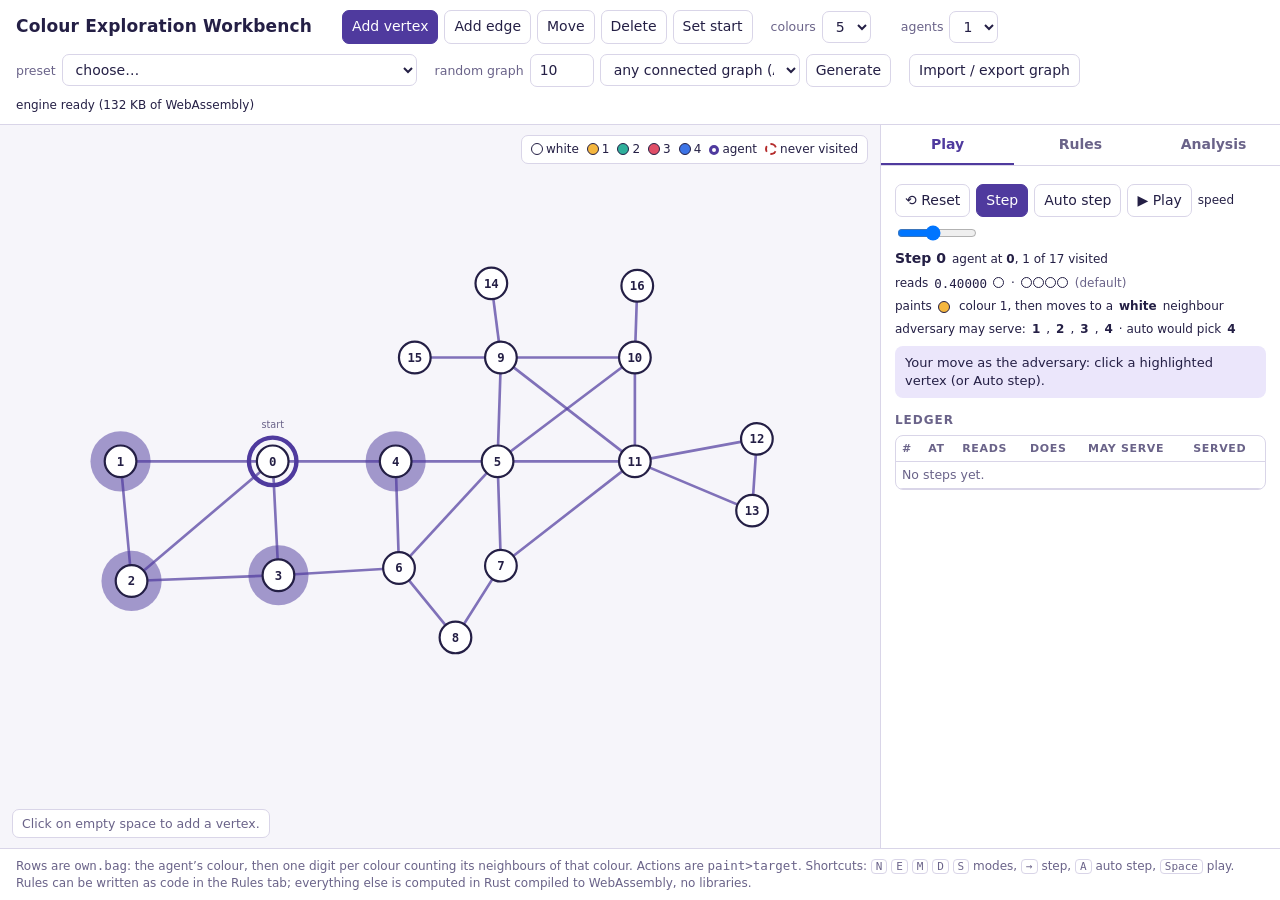
<file: docs/index.html>
<!doctype html>
<html lang="en">
<head>
<meta charset="utf-8">
<meta name="viewport" content="width=device-width, initial-scale=1">
<title>Colour Exploration Workbench</title>
<style>
:root{
  --paper:#f6f5fa; --surface:#ffffff; --ink:#241f45; --soft:#6a6389; --rule:#d9d5e8; --pen:#4f3a9e; --pen-soft:#ebe6fb;
  --good:#1f7a55; --good-bg:#e3f3eb; --bad:#b42b2b; --bad-bg:#f9e4e4; --warn:#8a6400; --warn-bg:#f7efd6;
  --c0:#ffffff; --c1:#f4b63e; --c2:#2faf9b; --c3:#e04e67; --c4:#3d74e6; --c5:#8e5ad6; --cred:#e5484d; --cgreen:#3aa655;
  --mono:ui-monospace,Menlo,Consolas,monospace; --body:system-ui,-apple-system,"Segoe UI",Roboto,Helvetica,Arial,sans-serif;
}
@media (prefers-color-scheme: dark){:root{
  --paper:#141126; --surface:#1c1833; --ink:#ece9f7; --soft:#a9a2c6; --rule:#372f5a; --pen:#b39dff; --pen-soft:#2a2350;
  --good:#5bcb92; --good-bg:#173226; --bad:#f07070; --bad-bg:#3a1c22; --warn:#e3b341; --warn-bg:#3a3016;
}}
*{box-sizing:border-box}
html,body{height:100%}
body{margin:0;background:var(--paper);color:var(--ink);font-family:var(--body);font-size:14px;line-height:1.4;display:flex;flex-direction:column}
header{display:flex;flex-wrap:wrap;align-items:center;gap:10px 18px;padding:10px 16px;border-bottom:1px solid var(--rule);background:var(--surface)}
header h1{font-size:17px;margin:0 12px 0 0;font-weight:600;letter-spacing:.01em}
.group{display:flex;align-items:center;gap:6px}
.group label{color:var(--soft);font-size:12.5px}
button,select,input[type=text],input[type=number],textarea{font:inherit;color:var(--ink);background:var(--surface);border:1px solid var(--rule);border-radius:7px;padding:6px 9px}
button{cursor:pointer}
button:hover{background:var(--pen-soft)}
button[aria-pressed="true"],button.primary{background:var(--pen);border-color:var(--pen);color:#fff}
button:disabled{opacity:.45;cursor:default}
button:focus-visible,select:focus-visible,input:focus-visible{outline:2px solid var(--pen);outline-offset:2px}
main{flex:1;display:grid;grid-template-columns:minmax(0,1fr) 400px;gap:0;min-height:0}
@media (max-width:980px){main{grid-template-columns:1fr}}
#stage{position:relative;background:var(--paper);min-height:420px}
#stage svg{width:100%;height:100%;display:block;touch-action:none}
#hint{position:absolute;left:12px;bottom:10px;font-size:12.5px;color:var(--soft);background:var(--surface);border:1px solid var(--rule);border-radius:7px;padding:5px 9px;max-width:70%}
#legend{position:absolute;right:12px;top:10px;display:flex;gap:8px;flex-wrap:wrap;font-size:12px;background:var(--surface);border:1px solid var(--rule);border-radius:7px;padding:5px 9px}
.sw{display:inline-block;width:12px;height:12px;border-radius:50%;border:1.5px solid var(--ink);vertical-align:-2px;margin-right:3px}
aside{border-left:1px solid var(--rule);background:var(--surface);display:flex;flex-direction:column;min-height:0}
@media (max-width:980px){aside{border-left:0;border-top:1px solid var(--rule)}}
.tabs{display:flex;border-bottom:1px solid var(--rule)}
.tabs button{flex:1;border:0;border-radius:0;background:transparent;padding:10px 6px;font-weight:600;color:var(--soft)}
.tabs button[aria-selected="true"]{color:var(--pen);box-shadow:inset 0 -2px 0 var(--pen);background:transparent}
.panel{display:none;padding:12px 14px;overflow:auto;flex:1}
.panel.active{display:block}
.panel h2{font-size:12px;letter-spacing:.08em;text-transform:uppercase;color:var(--soft);margin:14px 0 6px}
.panel h2:first-child{margin-top:0}
.row{display:flex;flex-wrap:wrap;gap:6px;align-items:center;margin:6px 0}
.mono{font-family:var(--mono);font-size:12.5px}
.note{color:var(--soft);font-size:12.5px;margin:4px 0}
.banner{border-radius:8px;padding:8px 10px;margin:8px 0;font-size:13px}
.banner.good{background:var(--good-bg);color:var(--good)}
.banner.bad{background:var(--bad-bg);color:var(--bad)}
.banner.warn{background:var(--warn-bg);color:var(--warn)}
.banner.neutral{background:var(--pen-soft);color:var(--ink)}
.pills{display:flex;flex-wrap:wrap;gap:6px;margin:6px 0}
.pill{border:1px solid var(--rule);border-radius:999px;padding:2px 10px;font-size:12px;background:var(--surface);color:var(--ink)}
.pill b{font-weight:600}
.khint{font-size:12px;color:var(--soft);margin-left:6px}
.khint.warn{color:var(--warn);font-weight:600}
.pill.good{background:var(--good-bg);color:var(--good);border-color:transparent}
.pill.bad{background:var(--bad-bg);color:var(--bad);border-color:transparent}
table{border-collapse:collapse;width:100%;font-size:12.5px}
th{text-align:left;color:var(--soft);font-weight:600;font-size:11px;letter-spacing:.06em;text-transform:uppercase;padding:5px 6px;border-bottom:1px solid var(--rule)}
td{padding:4px 6px;border-bottom:1px solid var(--rule);vertical-align:middle;white-space:nowrap}
tr.cur td{background:var(--pen-soft)}
tr.cycle td:first-child{box-shadow:inset 3px 0 0 var(--bad)}
td select{padding:2px 4px}
textarea{width:100%;min-height:90px;font-family:var(--mono);font-size:12px}
.chips i{display:inline-block;width:11px;height:11px;border-radius:50%;border:1px solid var(--ink);margin-right:1px;vertical-align:-1px}
#ledgerwrap{max-height:260px;overflow:auto;border:1px solid var(--rule);border-radius:8px}
.small{font-size:12px}
.node.option{cursor:pointer}
.node.option .halo{animation:pulse 1.1s ease-in-out infinite}
@keyframes pulse{0%,100%{opacity:.35}50%{opacity:.85}}
@media (prefers-reduced-motion:reduce){.node.option .halo{animation:none;opacity:.7}}
.footer{padding:8px 16px;border-top:1px solid var(--rule);color:var(--soft);font-size:12px;background:var(--surface)}
kbd{font-family:var(--mono);font-size:11px;border:1px solid var(--rule);border-radius:4px;padding:0 4px}
</style>
</head>
<body>
<header>
  <h1>Colour Exploration Workbench</h1>
  <div class="group" role="group" aria-label="Drawing mode">
    <button type="button" data-mode="node" aria-pressed="true" title="Click empty space to add a vertex (N)">Add vertex</button>
    <button type="button" data-mode="edge" aria-pressed="false" title="Click two vertices to join them (E)">Add edge</button>
    <button type="button" data-mode="move" aria-pressed="false" title="Drag vertices (M)">Move</button>
    <button type="button" data-mode="delete" aria-pressed="false" title="Click a vertex or an edge to remove it (D)">Delete</button>
    <button type="button" data-mode="start" aria-pressed="false" title="Click a vertex to make it the start (S)">Set start</button>
  </div>
  <div class="group"><label for="k">colours</label><select id="k"><option>2</option><option>3</option><option>4</option><option selected>5</option><option>6</option></select><span id="khint" class="khint" role="status"></span></div>
  <div class="group"><label for="agents">agents</label><select id="agents" title="One agent, or two that see each other and run a built-in rule: A_2x5 (take turns, five colours) or A_2x4 (act together, four colours)"><option value="1" selected>1</option><option value="2">2</option></select><span id="ahint" class="khint" role="status"></span></div>
  <div class="group"><label for="preset">preset</label><select id="preset"><option value="">choose…</option><option value="sketch1">Sketch I</option><option value="sketch2">Sketch II</option><option value="paw">paw + pendant</option><option value="c4p">C4 with two pendants</option><option value="ladder4">ladder L4 with corner pendants</option><option value="agen6path" title="Selects the rule A_Gen6 and six colours">A_Gen6 · path</option><option value="agen6triangle" title="Selects the rule A_Gen6 and six colours">A_Gen6 · triangle</option><option value="agen6tree" title="Selects the rule A_Gen6 and six colours">A_Gen6 · tree</option><option value="agen6sketch1" title="Selects the rule A_Gen6 and six colours">A_Gen6 · Sketch I</option><option value="atc3cycle" title="Selects the rule A_TC3 and three colours">A_TC3 · 5-cycle</option><option value="atc3tree" title="Selects the rule A_TC3 and three colours">A_TC3 · binary tree</option><option value="ac4fig2a" title="Selects the rule A_C4 and four colours">A_C4 · bridge + 4-cycle</option><option value="ac4fig2b" title="Selects the rule A_C4 and four colours">A_C4 · K3,2</option><option value="aus5k4" title="Selects the rule A_US5 and five colours">A_US5 · K4</option><option value="aus5k4tail" title="Selects the rule A_US5 and five colours">A_US5 · K4 with a tail</option><option value="a2path" title="Selects two agents, the rule A_2x5 and five colours">A_2x5 · two agents · path</option><option value="a2diamond" title="Selects two agents, the rule A_2x5 and five colours">A_2x5 · two agents · diamond</option><option value="a2k4" title="Selects two agents, the rule A_2x5 and five colours">A_2x5 · two agents · K4</option><option value="a2sketch1" title="Selects two agents, the rule A_2x5 and five colours">A_2x5 · two agents · Sketch I</option><option value="a4path" title="Selects two agents, the rule A_2x4 and four colours">A_2x4 · two agents · path</option><option value="a4rich" title="Selects two agents, the rule A_2x4 and four colours">A_2x4 · two agents · triangle with two leaves</option><option value="a4diamond" title="Selects two agents, the rule A_2x4 and four colours">A_2x4 · two agents · diamond</option><option value="a4wheel" title="Selects two agents, the rule A_2x4 and four colours">A_2x4 · two agents · wheel</option><option value="clear">empty canvas</option></select></div>
  <div class="group" style="flex-wrap:wrap"><label for="rn">random graph</label><input type="number" id="rn" value="10" min="2" max="32" step="1" style="width:64px" title="How many vertices: 2 to 32"><select id="rfam" aria-label="family of graph" style="max-width:200px" title="Which family of graph to generate. In brackets: the first algorithm of the papers that is guaranteed to explore it; the algorithms with more colours (A_TC3, A_C4, A_US5, A_Gen6) are guaranteed too."><option value="any" selected>any connected graph (A_Gen6)</option><option value="ktf">clique / triangle-free blocks (A_US5)</option><option value="cb">cycle / K(p,q) blocks (A_C4)</option><option value="cactus">cactus (A_C4)</option><option value="tree">tree (A_TC3)</option><option value="cycle">simple cycle (A_TC3)</option></select><button type="button" id="b-random" title="Replace the canvas with a new random graph of this family and size">Generate</button></div>
  <div class="group"><button type="button" id="b-import-graph">Import / export graph</button></div>
  <div class="group small" id="wasm-status">loading engine…</div>
</header>

<main>
  <div id="stage">
    <svg id="svg" viewBox="0 0 1000 640" role="img" aria-label="graph canvas"></svg>
    <div id="legend"></div>
    <div id="hint">Click on empty space to add a vertex.</div>
  </div>
  <aside>
    <div class="tabs" role="tablist">
      <button type="button" role="tab" data-tab="play" aria-selected="true">Play</button>
      <button type="button" role="tab" data-tab="rules" aria-selected="false">Rules</button>
      <button type="button" role="tab" data-tab="analysis" aria-selected="false">Analysis</button>
    </div>

    <section class="panel active" id="panel-play">
      <div class="row">
        <button type="button" id="b-reset" title="Back to the start position">⟲ Reset</button>
        <button type="button" id="b-step" class="primary" title="One step; you choose when several neighbours carry the target colour">Step</button>
        <button type="button" id="b-auto" title="One step, the automatic adversary choosing">Auto step</button>
        <button type="button" id="b-play" title="Keep auto-stepping">▶ Play</button>
        <label class="small" for="speed">speed</label><input type="range" id="speed" min="1" max="10" value="5" style="width:80px">
      </div>
      <div id="playstatus"></div>
      <h2>Ledger</h2>
      <div id="ledgerwrap"><table id="ledger"><thead><tr><th>#</th><th>at</th><th>reads</th><th>does</th><th>may serve</th><th>served</th></tr></thead><tbody></tbody></table></div>
    </section>

    <section class="panel" id="panel-rules">
      <div id="rules-two" hidden>
        <h2>Two agents</h2>
        <div class="row"><label class="small" for="two-rule">rule</label><select id="two-rule" title="The built-in rule the two agents run"><option value="a2c5">A_2x5 · take turns · five colours</option><option value="a2c4">A_2x4 · act together · four colours</option></select></div>
        <p class="note" id="two-intro"></p>
        <h2>The model</h2>
        <ul class="note" id="two-model"></ul>
        <h2 id="two-rules-h"></h2>
        <table id="two-rules"><thead><tr><th>rule</th><th>what it does</th></tr></thead><tbody></tbody></table>
      </div>
      <div id="rules-one">
      <h2>Algorithm</h2>
      <p class="note">Write the rule as code: a function body receiving the row and returning the action. It is compiled into a table for every row up to the graph’s largest degree, so the engine and the exact game use exactly what you wrote. Rows in the table below still win over it.</p>
      <div class="row"><label class="small" for="algo-preset">template</label><select id="algo-preset"><option value="">choose…</option><option value="sigma">σ* (readable form)</option><option value="sweep">sweep(c,t,p) with parameters</option><option value="flipsweep4">flipsweep4</option><option value="flipsweep4b">flipsweep4b</option><option value="flipsweep5">flipsweep5</option><option value="flipsweep5d">flipsweep5d</option><option value="eat3">eat3</option><option value="chase3">chase3</option><option value="chase">chase white, else stay</option><option value="agen6">A_Gen6 (paper, needs 6 colours)</option><option value="atc3">A_TC3 (trees and cycles, 3 colours)</option><option value="ac4">A_C4 (cycle and bipartite blocks, 4 colours)</option><option value="aus5">A_US5 (clique or triangle-free blocks, 5 colours)</option><option value="blank">blank with the API</option></select><button type="button" id="b-algo-compile" class="primary">Compile and use</button><button type="button" id="b-algo-off">Stop using</button><button type="button" id="b-algo-table" title="Copy the compiled rows into the table below, where each row can be changed">To table</button></div>
      <textarea id="algo" spellcheck="false" style="min-height:190px" placeholder="if (has(W)) return { paint: 1, target: W };&#10;..."></textarea>
      <div id="algo-status" class="note"></div>
      <h2>Undefined rows</h2>
      <div class="row"><label for="default" class="small">answered by</label>
        <select id="default">
          <option value="none">nothing (ask me)</option>
          <option value="sigma">σ* = sweep(c0,t4,p0)</option>
          <option value="sweep">sweep(c,t,p)…</option>
          <option value="flipsweep4">flipsweep4 (k≥4)</option>
          <option value="flipsweep4b">flipsweep4b (k≥4)</option>
          <option value="flipsweep5">flipsweep5 (k≥5)</option>
          <option value="flipsweep5d">flipsweep5d (k≥5)</option>
          <option value="eat3">eat3 (k≥3)</option>
          <option value="chase3">chase3 (k≥3)</option>
          <option value="chasewhite">chase white, else stay</option>
          <option value="agen6">A_Gen6 (paper model, k=6)</option>
          <option value="atc3">A_TC3 (paper model, k=3)</option>
          <option value="ac4">A_C4 (paper model, k=4)</option>
          <option value="aus5">A_US5 (paper model, k=5)</option>
        </select>
        <span id="sweepparams" hidden>c <select id="sw-c"></select> t <select id="sw-t"></select> p <select id="sw-p"></select></span>
        <button type="button" id="b-edit-default" title="Load this rule's code into the algorithm editor, compile it, and use it">Edit this rule as code</button>
        <button type="button" id="b-default-table" title="Write this rule's action for every row up to the graph's largest degree into the table below, where each row can be changed">Edit this rule as table</button>
      </div>
      <p class="note">Rows you define below always win over the default. With “nothing”, the first undefined row the agent reads stops the play and asks you for its action, so a rule can be built while playing.</p>
      <h2>Defined rows <span id="rowcount" class="small"></span></h2>
      <div class="row"><input type="text" id="rowfilter" class="mono" placeholder="filter rows, e.g. 1. or 2.00" size="18"><span class="note">rows starting with this text; at most 2000 shown</span></div>
      <div class="row"><input type="text" id="newrow" class="mono" placeholder="row, e.g. 1.2010" size="12"> paint <select id="newpaint"></select> target <select id="newtarget"></select> <button type="button" id="b-addrow">Add</button></div>
      <div id="tablewrap"><table id="rules"><thead><tr><th>row</th><th>bag</th><th>paint</th><th>target</th><th></th></tr></thead><tbody></tbody></table></div>
      <h2>Import / export</h2>
      <p class="note">One <span class="mono">row paint&gt;target</span> per line, the engine’s <span class="mono">rule_final.txt</span> format; lines starting with <span class="mono">#</span> are ignored.</p>
      <textarea id="tabletext" spellcheck="false"></textarea>
      <div class="row"><button type="button" id="b-table-import">Replace table with text</button><button type="button" id="b-table-export">Text from table</button><button type="button" id="b-table-clear">Clear table</button></div>
      </div>
    </section>

    <section class="panel" id="panel-analysis">
      <h2>All adversarial executions</h2>
      <p class="note">The exact game enumerates every position the adversary can reach under the rule. “Explores” means no adversarial execution leaves a vertex unvisited; “fails” comes with one trapping execution you can replay.</p>
      <div class="row"><label class="small" for="cap">position cap</label><input type="number" id="cap" value="1000000" min="1000" max="12000000" step="100000" style="width:120px"><button type="button" id="b-exact" class="primary">Search all executions</button><button type="button" id="b-cancel" disabled>Cancel</button></div>
      <h2>Quick adversary walks</h2>
      <div class="row"><label class="small" for="walks">random walks</label><input type="number" id="walks" value="64" min="0" max="100000" style="width:90px"><button type="button" id="b-walks">Run walks</button><span id="walks-two" class="note" hidden>not offered for two agents: use the exact search</span></div>
      <div id="analysis"></div>
    </section>
  </aside>
</main>
<div class="footer">Rows are <span class="mono">own.bag</span>: the agent’s colour, then one digit per colour counting its neighbours of that colour. Actions are <span class="mono">paint&gt;target</span>. Shortcuts: <kbd>N</kbd> <kbd>E</kbd> <kbd>M</kbd> <kbd>D</kbd> <kbd>S</kbd> modes, <kbd>→</kbd> step, <kbd>A</kbd> auto step, <kbd>Space</kbd> play. Rules can be written as code in the Rules tab; everything else is computed in Rust compiled to WebAssembly, no libraries.</div>

<dialog id="graphdialog" style="border:1px solid var(--rule);border-radius:10px;background:var(--surface);color:var(--ink);max-width:560px;width:90%">
  <h3 style="margin:0 0 8px;font-size:15px">Graph as text</h3>
  <p class="note">Format <span class="mono">n start u-v,u-v,…</span> with vertices <span class="mono">0…n−1</span>. Imported vertices are laid out on a circle; drag them afterwards.</p>
  <textarea id="graphtext" spellcheck="false" style="min-height:70px"></textarea>
  <div class="row" style="justify-content:flex-end"><button type="button" id="b-graph-close">Close</button><button type="button" id="b-graph-apply" class="primary">Import</button></div>
</dialog>

<script>
const WASM_B64 = "AGFzbQEAAAABsgEXYAN/f38BfmACf38AYAN/f38Bf2ACf38Bf2ADf39/AGAEf39/fwBgBX9/f39/AGAGf39/f39/AGABfwBgAn9/AX5gCn9/f39/f39/f38AYAV/f35+fwBgBn9/fn5/fwBgBn9/f39+fwBgBH9/f38Bf2ABfwF/YAd/f39/f39/AGAGf35+f39/AX9gCH9/f39/f39/AGAAAGAGf39/f39/AX9gBX9/f39/[base64]/QGlAoYBjwKcApkBbWZuZ29ocGndAdQB9gH1AfoB9AHzAfEB8gHVAfAB+AH3AfkB7wHuAYACiwKKAowCiQKQAqACCtrVB6oCwAUBCH8gASACaiEDQQAhBAJAAkACQCACDQAgASECQQAhBQwBCyABIQIDQCAEIQUCQAJAIAIiBCwAACIGQX9MDQAgBEEBaiECIAZB/wFxIQYMAQsgBC0AAUE/cSECIAZBH3EhBwJAIAZBX0sNACAHQQZ0IAJyIQYgBEECaiECDAELIAJBBnQgBC0AAkE/cXIhAgJAIAZBcE8NACACIAdBDHRyIQYgBEEDaiECDAELIAJBBnQgBC0AA0E/cXIgB0ESdEGAgPAAcXIhBiAEQQRqIQILIAIgBGsgBWohBAJAIAZBd2pBBUkNACAGQSBGDQAgBkGFAUkNAgJAAkAgBkEIdiIHQR9KDQAgB0UNASAHQRZHDQQgBkGALUcNBAwCCwJAIAdBIEYNACAHQTBHDQQgBkGA4ABHDQQMAgsgBkH/AXEtANG6wIAAQQJxRQ0DDAELIAZB/wFxLQDRusCAAEEBcUUNAgsgAiADRw0AC0EAIQVBACEEDAELIAIgA0YNAANAAkAgAyIHQX9qIgMsAAAiBkF/Sg0AAkACQCAHQX5qIgMtAAAiCMAiCUFASA0AIAhBH3EhCAwBCwJAAkAgB0F9aiIDLQAAIgjAIgpBQEgNACAIQQ9xIQgMAQsgB0F8aiIDLQAAQQdxQQZ0IApBP3FyIQgLIAhBBnQgCUE/cXIhCAsgCEEGdCAGQT9xciEGCwJAIAZBd2pBBUkNACAGQSBGDQACQCAGQYUBSQ0AAkACQAJAIAZBCHYiCEEfSg0AIAhFDQEgCEEWRw0DIAZBgC1GDQQMAwsgCEEgRg0BIAhBMEcNAiAGQYDgAEYNAwwCCyAGQf8BcS0A0brAgABBAXFFDQEMAgsgBkH/AXEtANG6wIAAQQJxDQELIAQgAmsgB2ohBAwCCyACIANHDQALCyAAIAQgBWs2AgQgACABIAVqNgIAC74BAQZ/AkADQCACIgRFDQECQCABIARqIgVBf2oiAiwAACIGQX9KDQACQAJAIAVBfmoiAi0AACIHwCIIQUBIDQAgB0EfcSEFDAELAkACQCAFQX1qIgItAAAiB8AiCUFASA0AIAdBD3EhBQwBCyAFQXxqIgItAABBB3FBBnQgCUE/cXIhBQsgBUEGdCAIQT9xciEFCyAFQQZ0IAZBP3FyIQYLIAIgAWshAiAGIANGDQALCyAAIAQ2AgQgACABNgIAC8sCAQd/I4CAgIAAQSBrIgQgASACaiIFNgIUIAQgAjYCDCAEIAE2AgggBCADKQIANwMAQQAhBgJAIAJFDQAgASEDA0AgBCADQQFqIgc2AhACQCADLQAAIgjAQX9KDQAgBCADQQJqIgc2AhAgAy0AAUE/cSEJIAhBH3EhCgJAIAhB3wFLDQAgCkEGdCAJciEIDAELIAQgA0EDaiIHNgIQIAlBBnQgAy0AAkE/cXIhCQJAIAhB8AFPDQAgCSAKQQx0ciEIDAELIAQgA0EEaiIHNgIQIAlBBnQgAy0AA0E/cXIgCkESdEGAgPAAcXIhCAsgBCAHIANrIAZqIgk2AhhBACEDA0AgA0EIRg0CIAQgA2ohCiADQQRqIQMgCigCACAIRw0ACyAJIQYgByEDIAcgBUcNAAsgAiEGCyAAIAIgBms2AgQgACABIAZqNgIAC9UCAQd/I4CAgIAAQSBrIgQgASACaiIFNgIYIAQgAjYCECAEIAE2AgwgBCADKAIINgIIIAQgAykCADcDAEEAIQYCQCACRQ0AIAEhAwNAIAQgA0EBaiIHNgIUAkAgAy0AACIIwEF/[base64]/wFxQStGIgRqIQECQAJAIAIgBGsiAkEDSQ0AQQAhBANAIAJBAEchAyACRQ0DIAEtAAAhBQJAAkAgBEH/AXFBCmwiBEEIdg0AIAVBUGoiBUEKSQ0BDAQLQQEhA0ECQQEgBUFQakH/AXFBCkkbIQQMBAsgAkF/aiECIAFBAWohASAEQf8BcSAFQf8BcWoiBEH/[base64]/[base64]/wFxQStGIgZqIQcCQAJAIAUgBmsiCEEDSQ0AQQAhBQNAIAhFDQJBACEGIAVB/wFxQQpsIgVBCHYNBCAHLQAAQVBqIglBCUsNBCAHQQFqIQcgCEF/aiEIIAVB/wFxIAlB/[base64]/[base64]/wFxIgJFDQEgAyACcEEBaiECCyAAIAI6AAEgACABQQBHOgAADwtBnJ3AgAAQo4KAgAAAC9YBAQN/[base64]/[base64]/[base64]/[base64]/[base64]/cCBgJ/An4CfwF+AX8BfiOAgICAAEEQayICJICAgIAAAkACQCAAKAIMRQ0AIAIgAS0ABiIDrUL/AYNClZWIufK2sL7RAH43AwggASACQQhqEI2AgIAAIAIpAwgiBEIZiEL/AINCgYKEiJCgwIABfiEFIAAoAgQiBiAEp3EhByAAKAIAIQAgA0H/AXEhAyABNQAAIAFBBGozAABCIIaEQv///////z+DIQhBACEJA0ACQCAAIAdqKQAAIgogBYUiBEJ/hSAEQv/9+/fv37//[base64]/I4CAgIAAQRBrIgJBBjYCDCABKQMAIQNBACEEA0AgA0IFiSACQQxqIARqMQAAhUKVlYi58rawvtEAfiEDIARBAWoiBEEERw0AC0EAIQQDQCADQgWJIAAgBGoxAACFQpWViLnytrC+0QB+IQMgBEEBaiIEQQZHDQALIAEgAzcDAAv6BwYFfwF+A38BfgF/AX4jgICAgABB0ABrIgUkgICAgAAgBSADNgIcIAEoAgwhBiAFIAVBHGo2AiACQAJAAkAgBiACaiIDIAZJDQACQAJAIAMgASgCBCICIAJBAWpBA3ZBB2wgAkEISRsiAkEBdk0NAAJAAkAgAkEBaiICIAMgAiADSxsiA0EPSQ0AIANB/////wFLDQVBfyADQQN0QQduQX9qZ3ZBAWohAwwBC0EEIANBCHFBCGogA0EESRshAwsgBUHAAGogA0EwQRAgAyAEEI+AgIAAIAUoAkghByAFKAJEIQggBSgCQCIJRQ0EIAFBEGohAyAFKAJMIQICQCAIQQlqIgRFDQAgCUH/ASAE/AsACyAFIAI2AjwgBSAHNgI4IAUgCDYCNCAFIAk2AjAgBUKwgICAgAI3AiggBSADNgIkQQAhBEEAIQMCQCAGRQ0AIAEoAgAiAikDAEJ/hUKAgYKEiJCgwIB/gyEKQQAhAwNAAkAgCkIAUg0AA0AgA0EIaiEDIAJBCGoiAikDAEKAgYKEiJCgwIB/[base64]/gyIOQgBSDQBBCCEPA0AgDCAPaiEMIA9BCGohDyAJIAwgCHEiDGopAABCgIGChIiQoMCAf4MiDlANAAsLIApCf3whEAJAIAkgDnqnQQN2IAxqIAhxIgxqLAAAQQBIDQAgCSkDAEKAgYKEiJCgwIB/[base64]/oGAgAAgBSgCDCEHIAUoAgghCAwBCyAFQRBqIAQQ/oGAgAAgBSgCFCEHIAUoAhAhCAsgACAHNgIEIAAgCDYCACAFQdAAaiSAgICAAAuOAgMBfwF+An8jgICAgABBEGsiBiSAgICAAAJAAkAgAq0gBK1+IgdCIIinDQAgAyAHpyICakF/aiIIIAJJDQAgBEEIaiIJIAhBACADa3EiCGoiAiAJSQ0AIAJBgICAgHggA2tLDQACQAJAIAINACADIQkMAQsQ0YGAgAAgAiADEM2BgIAAIQkLAkAgCQ0AIAZBCGogBSADIAIQ/[base64]/IAAoAgAhBAJAAkAgACgCBCIFQQFqIgYNAAJAIAZFDQAgBEEIaiAEIAb8CgAAC0F/IQdBACEIDAELIAZBA3YgBkEHcUEAR2ohCCAEIQcDQCAHIAcpAwAiCUJ/hUIHiEKBgoSIkKDAgAGDIAlC//79+/fv37//[base64]/gyIJUA0ACwsCQCAEIAl6p0EDdiACaiAIcSICaiwAAEEASA0AIAQpAwBCgIGChIiQoMCAf4N6p0EDdiECCwJAIAIgBmsgByAGa3MgCHFBCEkNACAEIAJqIgYtAAAhDSAGIAxBGXYiDDoAACAAKAIAIAJBeGogCHFqQQhqIAw6AAAgBCADIAJBf3NsaiEIAkAgDUH/AUcNACAAKAIEIQYgACgCACAHakH/[base64]/AX4jgICAgABB0ABrIgUkgICAgAAgBSADNgIcIAEoAgwhBiAFIAVBHGo2AiACQAJAAkAgBiACaiIDIAZJDQACQAJAIAMgASgCBCICIAJBAWpBA3ZBB2wgAkEISRsiAkEBdk0NAAJAAkAgAkEBaiICIAMgAiADSxsiA0EPSQ0AIANB/////wFLDQVBfyADQQN0QQduQX9qZ3ZBAWohAwwBC0EEIANBCHFBCGogA0EESRshAwsgBUHAAGogA0EwQRAgAyAEEI+AgIAAIAUoAkghByAFKAJEIQggBSgCQCIJRQ0EIAFBEGohAyAFKAJMIQICQCAIQQlqIgRFDQAgCUH/ASAE/AsACyAFIAI2AjwgBSAHNgI4IAUgCDYCNCAFIAk2AjAgBUKwgICAgAI3AiggBSADNgIkQQAhBEEAIQMCQCAGRQ0AIAEoAgAiAikDAEJ/hUKAgYKEiJCgwIB/gyEKQQAhAwNAAkAgCkIAUg0AA0AgA0EIaiEDIAJBCGoiAikDAEKAgYKEiJCgwIB/[base64]/gyIOQgBSDQBBCCEPA0AgDCAPaiEMIA9BCGohDyAJIAwgCHEiDGopAABCgIGChIiQoMCAf4MiDlANAAsLIApCf3whEAJAIAkgDnqnQQN2IAxqIAhxIgxqLAAAQQBIDQAgCSkDAEKAgYKEiJCgwIB/[base64]/oGAgAAgBSgCDCEHIAUoAgghCAwBCyAFQRBqIAQQ/oGAgAAgBSgCFCEHIAUoAhAhCAsgACAHNgIEIAAgCDYCACAFQdAAaiSAgICAAAvEBwYFfwF+A38BfgF/AX4jgICAgABB0ABrIgUkgICAgAAgBSADNgIcIAEoAgwhBiAFIAVBHGo2AiACQAJAAkAgBiACaiIDIAZJDQACQAJAIAMgASgCBCICIAJBAWpBA3ZBB2wgAkEISRsiAkEBdk0NAAJAAkAgAkEBaiICIAMgAiADSxsiA0EPSQ0AIANB/////wFLDQVBfyADQQN0QQduQX9qZ3ZBAWohAwwBC0EEIANBCHFBCGogA0EESRshAwsgBUHAAGogA0EJQQggAyAEEI+AgIAAIAUoAkghByAFKAJEIQggBSgCQCIJRQ0EIAFBEGohAyAFKAJMIQICQCAIQQlqIgRFDQAgCUH/ASAE/AsACyAFIAI2AjwgBSAHNgI4IAUgCDYCNCAFIAk2AjAgBUKJgICAgAE3AiggBSADNgIkQQAhBEEAIQMCQCAGRQ0AIAEoAgAiAikDAEJ/hUKAgYKEiJCgwIB/gyEKQQAhAwNAAkAgCkIAUg0AA0AgA0EIaiEDIAJBCGoiAikDAEKAgYKEiJCgwIB/[base64]/[base64]/oGAgAAgBSgCDCEHIAUoAgghCAwBCyAFQRBqIAQQ/oGAgAAgBSgCFCEHIAUoAhAhCAsgACAHNgIEIAAgCDYCACAFQdAAaiSAgICAAAuSBwYFfwF+A38BfgF/AX4jgICAgABB0ABrIgUkgICAgAAgBSADNgIcIAEoAgwhBiAFIAVBHGo2AiACQAJAAkAgBiACaiIDIAZJDQACQAJAIAMgASgCBCICIAJBAWpBA3ZBB2wgAkEISRsiAkEBdk0NAAJAAkAgAkEBaiICIAMgAiADSxsiA0EPSQ0AIANB/////wFLDQVBfyADQQN0QQduQX9qZ3ZBAWohAwwBC0EEIANBCHFBCGogA0EESRshAwsgBUHAAGogA0EwQRAgAyAEEI+AgIAAIAUoAkghByAFKAJEIQggBSgCQCIJRQ0EIAFBEGohAyAFKAJMIQICQCAIQQlqIgRFDQAgCUH/ASAE/AsACyAFIAI2AjwgBSAHNgI4IAUgCDYCNCAFIAk2AjAgBUKwgICAgAI3AiggBSADNgIkQQAhBEEAIQMCQCAGRQ0AIAEoAgAiAikDAEJ/hUKAgYKEiJCgwIB/gyEKQQAhAwNAAkAgCkIAUg0AA0AgA0EIaiEDIAJBCGoiAikDAEKAgYKEiJCgwIB/[base64]/c0EwbGogASgCACALQX9zQTBsakEw/AoAACAGQX9qIgYNAAsgASgCDCEDCyAFIAM2AjwgBSAHIANrNgI4A0AgASAEaiIDKAIAIQIgAyAFQSRqIARqQQxqIgkoAgA2AgAgCSACNgIAIARBBGoiBEEQRw0ACyAFQSRqEJCAgIAADAELIAEgBUEgakGQmcCAAEEwEJGAgIAAC0F/[base64]/AX4BfwF+I4CAgIAAQdAAayIFJICAgIAAIAUgAzYCHCABKAIMIQYgBSAFQRxqNgIgAkACQAJAIAYgAmoiAyAGSQ0AAkACQCADIAEoAgQiAiACQQFqQQN2QQdsIAJBCEkbIgJBAXZNDQACQAJAIAJBAWoiAiADIAIgA0sbIgNBD0kNACADQf////8BSw0FQX8gA0EDdEEHbkF/amd2QQFqIQMMAQtBBCADQQhxQQhqIANBBEkbIQMLIAVBwABqIANBMEEQIAMgBBCPgICAACAFKAJIIQcgBSgCRCEIIAUoAkAiCUUNBCABQRBqIQMgBSgCTCECAkAgCEEJaiIERQ0AIAlB/[base64]/UQ0ACyAKQoCBgoSIkKDAgH+FIQoLAkAgCSAIIAMgASgCAEEAIAp6p0EDdiADaiILa0EwbGpBUGoQlYCAgACnIgxxIg1qKQAAQoCBgoSIkKDAgH+DIg5CAFINAEEIIQ8DQCANIA9qIQ0gD0EIaiEPIAkgDSAIcSINaikAAEKAgYKEiJCgwIB/gyIOUA0ACwsgCkJ/fCEQAkAgCSAOeqdBA3YgDWogCHEiDWosAABBAEgNACAJKQMAQoCBgoSIkKDAgH+DeqdBA3YhDQsgECAKgyEKIAkgDWogDEEZdiIMOgAAIAkgDUF4aiAIcWpBCGogDDoAACAJIA1Bf3NBMGxqIAEoAgAgC0F/c0EwbGpBMPwKAAAgBkF/[base64]/AX4DfwF+AX8BfiOAgICAAEHQAGsiBSSAgICAACAFIAM2AhwgASgCDCEGIAUgBUEcajYCIAJAAkACQCAGIAJqIgMgBkkNAAJAAkAgAyABKAIEIgIgAkEBakEDdkEHbCACQQhJGyICQQF2TQ0AAkACQCACQQFqIgIgAyACIANLGyIDQQ9JDQAgA0H/////AUsNBUF/[base64]/[base64]/[base64]/[base64]/aiIDDQALIAIhBAsgACAENgIIC1IBAX8jgICAgABBEGsiBSSAgICAACAFQQhqIAAgASACIAMgBBDQgICAAAJAIAUoAggiBEF/[base64]/[base64]/AoAAAsgAiAINgIAIAJBCGogATYCACACQQRqIAk2AgAgAEEBaiEAIAJBDGohAiAEQQFqIQQgBkF/[base64]/aiIGDQALCyADIAI2AgAPCyAAIAdBrJ3AgAAQlIKAgAAAC5MBAQR/I4CAgIAAQRBrIgIkgICAgAAgAEEIaiEDAkBBACABKAIUIgQgASgCEGsiBSAFIARLGyIFIAAoAgAgACgCCCIEa00NACAAIAQgBUEEQSgQmoCAgAAgACgCCCEECyAAKAIEIQAgAiAENgIIIAIgAzYCBCACIAA2AgwgASACQQRqEKSAgIAAIAJBEGokgICAgAAL/wkDDn8CfhB/[base64]/AXEhFCAALQAVQf8BcSEVIAAtABZB/wFxIRYgAC0AF0H/[base64]/wFxIBVHDQAgAC0AJkH/[base64]/[base64]/AXEhICAALQAVQf8BcSEhIAAtABZB/wFxIRQgAC0AF0H/AXEhFSAXIQADQAJAAkAgACgCACIBQf8BcUECRg0AIABBEGopAgAgEYUgAEEYaikCACAQhYRCAFINASAAQSRqLQAAQf8BcSAgRw0BIABBJWotAABB/wFxICFHDQEgAEEmai0AAEH/[base64]/[base64]/[base64]/An4BfyOAgICAAEEQayICJICAgIAAIAEtAFAhAwJAAkACQAJAAkACQAJAAkACQCABKQMAQgFSDQAgASgCDCABKAIIayEEIANB/wFxQQJHDQEMBgsgA0H/AXFBAkYNAyADQQFxDQMgASkDSCIFIAEpA0AiBlQNAyAFIAZ9IgVC/////w9YDQFBACEDIAJBBGohBwwCCyADQQFxDQQgASkDSCIFIAEpA0AiBlQNBAJAAkAgBSAGfSIFQv////8PWA0AQQAhAyACQQRqIQcMAQsgAkEBNgIEIAWnIQMgAiEHCyAHIAM2AgAgAigCBEEBRw0DIAIoAgAiA0F/[base64]/[base64]/AXEtANG6wIAAQQFxDQEMAgsgAkH/[base64]/wFxQStGIgVqIQICQAJAIAMgBWsiA0EDSQ0AQQAhBQNAIANFIQQgA0UNAyACLQAAIQYCQAJAIAVB/wFxQQpsIgVBCHYNACAGQVBqIgZBCkkNAQwEC0ECQQEgBkFQakH/AXFBCkkbIQVBACEEDAQLIAJBAWohAiADQX9qIQMgBUH/AXEgBkH/AXFqIgVB/[base64]/wFxIARPDQEgAUEBaiECIAMoAgAgAXZBAXFFDQACQCAAKAIIIgUgACgCAEcNACAAIAVBAUEBQQEQmoCAgAALIAAgBUEBajYCCCAAKAIEIAVqIAE6AAAMAAsLC8EBAQZ/IAEtAAUhAiABLQAEIQMgASgCACEEAkADQCADQf8BcSIBQQYgAUEGSxshBSACIAEgAiABSxshBgJAA0AgBiABRg0DIAUgAUYNASAEIAFqIQcgAUEBaiIDIQEgBy0AAEUNAAsgA0F/aiIHIAJPDQICQCAAKAIIIgEgACgCAEcNACAAIAFBAUEBQQEQmoCAgAALIAAgAUEBajYCCCAAKAIEIAFqIAc6AAAMAQsLIAVBBkHwqMCAABCUgoCAAAALC4gBAQJ/AkBBACACIAFrIgMgAyACSxsiBCAAKAIAIAAoAggiA2tNDQAgACADIARBBEEEEJqAgIAAIAAoAgghAwsCQCABIAJPDQAgAyACaiABayEEIAAoAgQgA0ECdGohAwNAIAMgATYCACADQQRqIQMgAiABQQFqIgFHDQALIAQhAwsgACADNgIIC7gBAQR/[base64]/[base64]/[base64]/aiIBDQALCwtDAQF/[base64]/[base64]/[base64]/BH4DfwJ+AX8BfgF/[base64]/wGDhUKVlYi58rawvtEAfkIFiSAGKAIgIhOthUKVlYi58rawvtEAfkIFiSAGLQAlIhStQv8Bg4VClZWIufK2sL7RAH4iFadxIQQgFUIZiEL/AINCgYKEiJCgwIABfiEWQQAhFyASQf8BcSESA0ACQCALIARqKQAAIhggFoUiFUJ/hSAVQv/9+/fv37//fnyDQoCBgoSIkKDAgH+DIhVQDQADQAJAIBAgC0EAIBV6p0EDdiAEaiAMcWtBMGxqIgZBUGoiGSkDAIUgESAZKQMIhYRCAFINACASIAZBZGotAABHDQAgEyAGQWBqKAIARw0AIBRB/[base64]/AkACQCABKAIMIgQgASgCECIFTw0AIAEoAgghBiABKAIAIQcgASgCBCIIIAQgCCAESxshCQNAIAIhCiAEIgsgCUYNAkF/[base64]/wFxIgMbai0AAA0AIARBAmogASACKQMAIAIpAwggAkEVQRQgAxtqLQAAIAJBFEEVIANBAUYbai0AABDDgYCAAAJAAkACQCAEQQJqEKKBgIAAIgJBAXFFDQAgAkEIdiEDIAJBEHYiAUH/AXFBg35qDgMEAgECCyAAIAQpAAg3AAcgACAEKQACNwABIABB/wE6AAAMBAsgBC0AAyADQf8BcUYNAgsgACAEKQAINwAGIAAgBCkAAjcAACAAIAJBGHY6ABAgACABOgAPIAAgAzoADgwCCyAAQQI6AAAMAQsgAEEDOgAACyAEQRBqJICAgIAAC7MJAgR/AX4jgICAgABBkAFrIgYkgICAgAAgBiADOgAvIAJBFUEUIANB/[base64]/[base64]/[base64]/[base64]/QMBBH8jgICAgABBIGsiCiSAgICAAAJAAkACQAJAAkACQAJAAkAgBkH/[base64]/[base64]/An4TfyOAgICAAEGAAWsiAySAgICAAAJAAkACQCACLQAWQQFHDQAgAi0AF0EBcQ0BCyADQSBqIAIpAwAiBCACKQMIIgUgAi0AFCIGQQJ0IgdB/[base64]/wFxIRAgD0G3s8CAAGohESAPQbCzwIAAaiESIA9Br7PAgABqIRMDQCAHIRQgA0EQaiAEIAUgDSAHQQF0aiIHLQAAIhVBAnRB/ABxEKmCgIAAAkAgAygCEEEPcSAQRw0AIAMgBCAFIActAAEiB0ECdEH8AHEQqYKAgAAgAygCAEEPcSARLQAARw0AIA9BrrPAgABqLQAAIRYgD0Gts8CAAGotAAAhFyABIAQgBSAVQQEgBxDFgYCAACEYAkACQAJAAkAgFw4EAwIAAQMLIBggFnFB/wFxDQMMAgsgGEEDcUEBRw0CDAELIBhB/wFxIBZBB3F2QQFxRQ0BCyASLQAAIRYgEy0AACEXIAEgBCAFIAdBASAVEMWBgIAAIRgCQAJAAkAgFw4EBwIAAQcLIBggFnFB/wFxDQIMBgsgGEEDcUEBRw0BDAULIBhB/[base64]/[base64]/AXFBBEYgDUH/AXFBBEZyOgBADAMLIA9BDGoiD0HkAUcNAAsgAEF/NgIADAELIABBfzYCAAsgA0GAAWokgICAgAALyggDAX8Dfh5/[base64]/[base64]/AXFB/[base64]/AoAACADQdAAaiSAgICAAAuKAgEEfyOAgICAAEEgayIDJICAgIAAIANBgoCAgAA2AhwgAyABQQZqNgIYIANBDGpB75bAgAAgA0EYahCHgoCAAAJAAkAgAkH/[base64]/[base64]/cUGAf3IhCSACQQZ2IQoCQCACQYAQTw0AIAggCToAASAIIApBwAFyOgAADAMLIAJBDHYhCyAKQT9xQYB/ciEKAkAgAkH//wNLDQAgCCAJOgACIAggCjoAASAIIAtB4AFyOgAADAMLIAggCToAAyAIIAo6AAIgCCALQT9xQYB/[base64]/[base64]/[base64]/[base64]/aiIFDQALCyAAIAM2AgQgACACNgIAC4YDAQx/[base64]/[base64]/AoAACAFQbACaiSAgICAAA8LIAlBAkG8m8CAABCUgoCAAAALqgIBCn8jgICAgABBgAFrIgQkgICAgAACQCABKAIEIgUgASgCDCIGRg0AIARBwABqIQcgBEHSAGohCCADKAIAIQkgAygCBCEDA0BBfkF/IAUiCi0AACILQQFxIgwbIQUgCi0AASENAkAgDEUNACADRQ0AQQAhBSANQf8BcSEMA0AgCSAFai0AACAMRg0BIAMgBUEBaiIFRw0AC0F+IQULIAggCkECakEu/AoAACAEIAJBwAD8CgAAIAQgDToAUSAEIAs6AFAgBCAFNgJAIAIgByAEIAQoAgAgBUsbQcAA/[base64]/IAEtAAAiA0EGIANBBksbIQQgAS0AASIFIAMgBSADSxshBgJAAkADQCAGIANGDQEgASADQQFqIgc6AAAgBCADRg0CIAIgA2ohCCAHIQMgCC0AAEUNAAsgB0F/[base64]/AXEgAUH/[base64]/wFxQQpJGyECQQAhBAwECyABQQFqIQEgBUF/aiEFIAJB/wFxIAZB/wFxaiICQf8BcSACRg0AC0ECIQIMAgsCQCAFDQBBASEEQQAhAgwCCyAFQQFGIQZBACECA0AgAS0AAEFQaiIFQQpJIQQgBUEJSw0BIAFBAWohASACQQpsIAVqIQIgBkEBcSEFQQEhBiAFRQ0ADAILC0EBIQILIAAgAjoAASAAIAQ6AAAgA0EgaiSAgICAAAtCAQF/AkAgAUH/[base64]/Y7ChV/An4BfwJ+AX8BfgN/[base64]/[base64]/AXFBAkYNACAEQaACaiABIARBkAFqIAVB////[base64]////B3EiG0EIdiAFQf8BcUECRiIFGyEKIAcgEEEFdGoiECgCECEMIBAtABQhECAEQaACaiABIBkgGiAVQX8gG0EQdiAFGyIbEPeAgIAAIAQgBCgA+wE2AIcCIAQgBCgA+AE2AoQCIBAgFUH/[base64]/wGDhUKVlYi58rawvtEAfkIFiSAUrYVClZWIufK2sL7RAH5CBYkgF61C/wGDhUKVlYi58rawvtEAfiIcp3EhGCAcQhmIQv8Ag0KBgoSIkKDAgAF+IR1BACEeIAQoAlghGwNAAkAgGyAYaikAACIfIB2FIhxCf4UgHEL//fv379+//358g0KAgYKEiJCgwIB/gyIcUA0AA0ACQCAaIBtBACAceqdBA3YgGGogDHFrQTBsaiIVQVBqIiApAwCFIBkgICkDCIWEQgBSDQAgFkH/AXEgFUFkai0AAEcNACAUIBVBYGooAgBHDQAgF0H/AXEgFUFlai0AAEYNBQsgHEJ/[base64]/AINCgYKEiJCgwIABfiEaQQAhFyAEKAKQAiEVA0ACQCAVIAVqKQAAIhwgGoUiGUJ/hSAZQv/9+/fv37//fnyDQoCBgoSIkKDAgH+DIhlQDQACQANAIAYgFSAZeqdBA3YgBWogFnFBA3RrIhRBeGooAgBGDQEgGUJ/[base64]/[base64]/wFxQQJGDQMgBEGQAWogASAEQaACaiAFQf///[base64]/wGDhUKVlYi58rawvtEAfkIFiSAFKAIgIhuthUKVlYi58rawvtEAfkIFiSAFLQAlIgytQv8Bg4VClZWIufK2sL7RAH4iGadxIRYgGUIZiEL/AINCgYKEiJCgwIABfiEaQQAhEgNAAkAgFyAWaikAACIcIBqFIhlCf4UgGUL//fv379+//358g0KAgYKEiJCgwIB/gyIZUA0AA0ACQCAdIBdBACAZeqdBA3YgFmogDnFrQTBsaiIVQVBqIiApAwCFIB8gICkDCIWEQgBSDQAgCkH/AXEgFUFkai0AAEcNACAbIBVBYGooAgBHDQAgDEH/AXEgFUFlai0AAEYNBQsgGUJ/fCAZgyIZUEUNAAsLIBwgHEIBhoNCgIGChIiQoMCAf4NQRQ0BIBYgEkEIaiISaiAOcSEWDAALC0GgtcCAAEEWQYSfwIAAEJ6CgIAAAAsgFUFwaigCACIVIBBPDQcgByAVai0AAA0AAkAgKEH/[base64]/[base64]/wFxQQJGDQIgBEGQAWogASAEQaACaiAFQf///[base64]/wGDhUKVlYi58rawvtEAfkIFiSAFKAIgIhithUKVlYi58rawvtEAfkIFiSAFLQAlIhutQv8Bg4VClZWIufK2sL7RAH4iHKdxIRYgHEIZiEL/AINCgYKEiJCgwIABfiEdQQAhESAEKAJYIRQDQAJAIBQgFmopAAAiHyAdhSIcQn+FIBxC//379+/fv/9+fINCgIGChIiQoMCAf4MiHFANAANAAkAgIyAUQQAgHHqnQQN2IBZqIBBxa0EwbGoiBUFQaiITKQMAhSAkIBMpAwiFhEIAUg0AIAdB/wFxIAVBZGotAABHDQAgGCAFQWBqKAIARw0AIBtB/[base64]/[base64]/AgAAQlIKAgAAAC0Hgn8CAABCdgoCAAAALQfybwIAAEJ2CgIAAAAtB8J/[base64]/[base64]/wCDQoGChIiQoMCAAX4hDiABKAIAIQ8gB0H/AXEhEEEAIRFBACESAkACQANAAkAgDyAMaikAACITIA6FIgpCf4UgCkL//fv379+//358g0KAgYKEiJCgwIB/gyIKUA0AA0ACQCAFIA9BACAKeqdBA3YgDGogC3FrQTBsaiIHQVBqIhQpAwCFIAYgFCkDCIWEQgBSDQAgECAHQWRqLQAARw0AIAggB0FgaigCAEcNACAJQf8BcSAHQWVqLQAARg0ECyAKQn98IAqDIgpQRQ0ACwsgE0KAgYKEiJCgwIB/gyEKAkACQAJAIBFBAUYNAAJAIApQRQ0AQQAhEQwCCyAKeqdBA3YgDGogC3EhFQsgCiATQgGGg0IAUg0BQQEhEQsgEkEIaiISIAxqIAtxIQwMAQsLQQAhBwJAIA8gFWosAAAiDEEASA0AIA8gDykDAEKAgYKEiJCgwIB/g3qnQQN2IhVqLQAAIQwLIA8gFWogDadB/[base64]/wBAQJ/[base64]/AX4BfwF+AX8jgICAgABBEGsiAiSAgICAAAJAAkAgACgCDEUNACACIAEtAAYiA61C/wGDQpWViLnytrC+0QB+NwMAIAEgAhCNgICAACACKQMAIgRCGYhC/wCDQoGChIiQoMCAAX4hBSAAKAIEIgYgBKdxIQcgACgCACEIIANB/wFxIQkgATUAACABQQRqMwAAQiCGhEL///////8/gyEKQQAhCwJAA0ACQCAIIAdqKQAAIgwgBYUiBEJ/hSAEQv/9+/fv37//fnyDQoCBgoSIkKDAgH+DIgRQDQADQAJAIAkgCEEAIAR6p0EDdiAHaiAGcWtBCWxqIgNBfWotAABHDQAgCiADQXdqIg01AAAgDUEEajMAAEIghoRRDQQLIARCf3wgBIMiBFBFDQALCyAMIAxCAYaDQoCBgoSIkKDAgH+DUEUNAiAHIAtBCGoiC2ogBnEhBwwACwsgA0F/ai0AACEAIANBfmotAAAhAUEAIQcMAQsCQCAAKAIQIgdB/wFxQf8BRw0AQQIhB0EAIQAMAQsgAiAHNgIMQQFBAiACQQxqIAEgAC0AFBCygYCAACIAQQFxGyEHIABB////B3EiAUEQdiEAIAFBCHYhAQsgAkEQaiSAgICAACABQf8BcUEIdCAAQRB0ciAHcgvxAwIDfwR+I4CAgIAAQeAAayIGJICAgIAAIAZBEGpCD0IAIAItABQiB0ECdEH8AHEiCBCogoCAACAGIAOtQv8Bg0IAIAgQqIKAgAAgBiACKQMIIgkgBikDGEJ/hYMgBikDCIQiCjcDKCAGIAIpAwAiCyAGKQMQQn+FgyAGKQMAhCIMNwMgAkACQAJAAkACQAJAIAVFDQAgBEH/AXFB/gFGDQELIAZBPGogASALIAkgByAEEPeAgIAAIAYoAkQiBEUNASAGIAI2AlwgBiAGKAI8NgJQIAYgBigCQCICNgJMIAYgAjYCSCAGIAIgBGo2AlQgBiAGQSBqNgJYIAAgBkHIAGoQ/[base64]/[base64]/I4CAgIAAQRBrIgEkgICAgAAgAUEIaiAAIAAoAgBBAUEQQSAQ0ICAgAACQCABKAIIIgBBf0YNACAAIAEoAgwQgoKAgAAACyABQRBqJICAgIAAC6QBAQR/I4CAgIAAQRBrIgIkgICAgAAgASgCBCEDIAJBBGogASgCCCIBQQBBBEEEEImAgIAAIAIoAgghBAJAIAIoAgRBAUYNACACKAIMIQUgAEEANgIIIAAgBTYCBCAAIAQ2AgACQCABRQ0AAkAgAUECdCIERQ0AIAUgAyAE/[base64]/IAEtABgiAnRBf3MgAkEgRhtGIQALIAALmQQHAX8BfgJ/An4DfwF+An8jgICAgABBEGsiBCSAgICAACACrUKVlYi58rawvtEAfiEFAkAgASgCCA0AIARBCGogAUEBIAFBEGpBARCXgICAAAsgASgCBCIGIAWncSEHIAVCGYgiCEL/AINCgYKEiJCgwIABfiEJIAEoAgAhCkEAIQtBACEMAkACQANAAkAgCiAHaikAACINIAmFIgVCf4UgBUL//fv379+//358g0KAgYKEiJCgwIB/gyIFUA0AA0AgAiAKIAV6p0EDdiAHaiAGcUEDdGsiDkF4aigCAEYNAyAFQn98IAWDIgVQRQ0ACwsgDUKAgYKEiJCgwIB/gyEFAkACQAJAIAtBAUYNAAJAIAVQRQ0AQQAhCwwCCyAFeqdBA3YgB2ogBnEhDwsgBSANQgGGg0IAUg0BQQEhCwsgDEEIaiIMIAdqIAZxIQcMAQsLQQAhBwJAIAogD2osAAAiC0EASA0AIAogCikDAEKAgYKEiJCgwIB/g3qnQQN2Ig9qLQAAIQsLIAogD2ogCKdB/[base64]/[base64]/[base64]/wFxIglNDQAgCiAJQQJ0aigCACIJRQ0DIAcgAUECdGohDQNAIAloIgUgBE8NAgJAIAcgBUECdGoiAigCAEF/Rw0AIAEgBE8NBCACIA0oAgBBAWo2AgACQCAIIAMoAhRHDQAgA0EUahD2gICAACADKAIYIQYLIAYgCEECdGogBTYCACADIAhBAWoiCDYCHAsgCUF/aiAJcSIJRQ0EDAALCyAJIAtB/[base64]/[base64]/[base64]/[base64]/[base64]/An4BfwF+AX8jgICAgABBwAFrIgYkgICAgAAgBiAENgIUIAYgAzYCECABLQAYIQcgBkIANwM4IAZCADcDMCAGQQA6AEUgBiABLQAZIgg6AEQgBkEBIAh0NgJAIAZBACkC6JnAgAA3A1ggBkEAKQLgmcCAADcDUCAGQQA2AmwgBkKAgICAwAA3AmRBf0F/[base64]/AINCgYKEiJCgwIABfiEXQQAhGCAGKAJQIQ4CQANAAkAgDiAPaikAACIZIBeFIhZCf4UgFkL//fv379+//358g0KAgYKEiJCgwIB/gyIWUA0AA0ACQCARIA5BACAWeqdBA3YgD2ogE3FrQTBsaiIHQVBqIhopAwCFIBAgGikDCIWEQgBSDQAgEkH/AXEgB0Fkai0AAEcNACAUIAdBYGooAgBHDQAgFUH/AXEgB0Flai0AAEYNBAsgFkJ/fCAWgyIWUEUNAAsLIBkgGUIBhoNCgIGChIiQoMCAf4NQRQ0DIA8gGEEIaiIYaiATcSEPDAALCyAGIAYpAmQ3AxggBiAGKAJsNgIgIAdBcGooAgAhASAGQdAAaiAGQTBBEBCYgICAACAGIAYoAiA2AlggBiAGKQMYNwNQIAkgFEF/[base64]/AXFBAkYNACAGQfgAaiABIAZBMGogB0H///8HcSIHQQh2IhMgB0EQdiIVIAgQ9YCAgAAgBkGEAWogBigCfCIPIA8gBigCgAEiDkEwbGoQjIGAgAAgBiAONgKUASAGIA82ApABIAYgDjYCoAEgBiAGQRBqNgKYASAORQ0DIAZBATYCnAFBfyEUAkAgDy0AAEEBRw0AIARFDQBBACEHIA8tAAFB/[base64]/AX4CfwJ+BH8BfgJ/I4CAgIAAQRBrIgQkgICAgAAgAikDACIFQpWViLnytrC+0QB+QgWJIAIpAwgiBoVClZWIufK2sL7RAH5CBYkgAi0AFCIHrUL/AYOFQpWViLnytrC+0QB+QgWJIAIoAhAiCK2FQpWViLnytrC+0QB+QgWJIAItABUiCa1CAYOFQpWViLnytrC+0QB+IQoCQCABKAIIDQAgBEEIaiABQQEgAUEQakEBEI6AgIAACyABKAIEIgsgCqdxIQwgCkIZiCINQv8Ag0KBgoSIkKDAgAF+IQ4gASgCACEPIAdB/wFxIRBBACERQQAhEgJAAkADQAJAIA8gDGopAAAiEyAOhSIKQn+FIApC//379+/fv/9+fINCgIGChIiQoMCAf4MiClANAANAAkAgBSAPQQAgCnqnQQN2IAxqIAtxa0EwbGoiB0FQaiIUKQMAhSAGIBQpAwiFhEIAUg0AIBAgB0Fkai0AAEcNACAIIAdBYGooAgBHDQAgCUH/AXEgB0Flai0AAEYNBAsgCkJ/[base64]/AX4CfwF+AX8jgICAgABB0AFrIgYkgICAgAAgAS0AGCEHIAZCADcDWCAGQgA3A1AgBkEAOgBlIAYgAS0AGSIIOgBkIAZBASAIdDYCYCAGQQApAuiZwIAANwN4IAZBACkC4JnAgAA3A3AgBkEANgKIASAGQoCAgIDAADcCgAFBf0F/IAd0QX9zIAdBIEYbIQkgBEIBIARCAVYbIQogAi0AFSELIANB/[base64]/AINCgYKEiJCgwIABfiEVQQAhFiAGKAJwIRcDQAJAIBcgFGopAAAiGCAVhSIEQn+FIARC//379+/fv/9+fINCgIGChIiQoMCAf4MiBFANAANAAkAgECAXQQAgBHqnQQN2IBRqIA9xa0EwbGoiB0FQaiIZKQMAhSARIBkpAwiFhEIAUg0AIBJB/wFxIAdBZGotAABHDQAgDiAHQWBqKAIARw0AIBNB/[base64]///[base64]/aiIDDQALCyABQQRBGBCKgICAAAwCCyAAIAYoAmg2AhwgACAGKQJgNwIUIAAgBikCWDcCDCAAIAYpAlA3AgQgAEEANgIADAELIAYgBigAGzYAIyAGIAYoAhg2AiAgBiAGKQJQNwIoIAYgBikCWDcCMCAGIAYpAmA3AjggBiAGKAJoNgJAIABBBGogBkEgakEk/[base64]/[base64]/[base64]/////D1gNAUEAIQMgAkEUaiEFDAILIANBAXENAyABKQNIIgYgASkDQCIHVA0DAkACQCAGIAd9IgZC/////w9YDQBBACEDIAJBFGohBQwBCyACQQE2AhQgBqchAyACQQhqIQULIAUgAzYCACACKAIUQQFHDQIgAigCCCIDQX9GDQIgAyAEakEBaiIFIARPDQQMAgsgAkEBNgIUIAanIQMgAkEIaiEFCyAFIAM2AgAgAigCFEEBRw0AIAIoAggiA0F/[base64]/An4jgICAgABBkAdrIgMkgICAgAAgA0EFOgCGBSADQQA2AsgDIANCgICAgBA3AsADIANBfjYCxAQgA0EAKQLgmcCAADcC5AQgA0EAKQLomcCAADcC7AQgA0H/[base64]/[base64]/wFxQQ1GGyEaCyAXIBggGhshFyAaIBkgGhshGQsgGUUNASADQcABaiAZIBcQgICAgAACQCADKALEASIWRQ0AIAMoAsABIRoCQCAVQQFxDQAgGiAWaiEcQQAhGCAaIRkCQANAIBghFQJAAkAgGSIYLAAAIhdBf0wNACAYQQFqIRkgF0H/[base64]/AXEtANG6wIAAQQFxDQEMAgsgF0H/[base64]/[base64]/AXFBCmwiF0EIdg0lIBgtAABBUGoiGkEJSw0lIBhBAWohGCAZQX9qIRkgF0H/AXEgGkH/AXFqIhdB/[base64]/AXFBK0YiF2ohGCAZIBdrIhlBA0kNHEEAIRcDQCAZRSEaIBlFDR8gGC0AACEWAkACQCAXQf8BcUEKbCIXQQh2DQAgFkFQaiIWQQpJDQEMIAtBAkEBIBZBUGpB/wFxQQpJGyEXQQAhGgwgCyAYQQFqIRggGUF/aiEZIBdB/wFxIBZB/wFxaiIXQf8BcSAXRg0AC0ECIRcMHgsgGi8AAEHj2gFzIBpBAmoiFy0AAEHkAHNyQf//A3FFDSIgGi8AAEHjwgFzIBctAABB8ABzckH//wNxDQdBwIQ9IRcCQAJAAkAgGQ4CHAABC0HAhD0hFyAYLQAAIhpBVWoOAxsBGwELIBgtAAAhGgsgGCAaQf8BcUErRiIXaiEYIBkgF2siGUEJSQ0XQQAhFwNAIBlFDRogF61CCn4iHkIgiKcNGSAYLQAAQVBqIhpBCUsNGSAYQQFqIRggGUF/aiEZIBogHqdqIhcgGk8NAAwZCwtBwAAhFyAYLQAAIhpBVWoOAxUBFQELIBgtAAAhGgsgGCAaQf8BcUErRiIXaiEYIBkgF2siGUEJSQ0RQQAhFwNAIBlFDRQgF61CCn4iHkIgiKcNEyAYLQAAQVBqIhpBCUsNEyAYQQFqIRggGUF/[base64]/AXFBK0YiF2ohGCAZIBdrIhlBCUkNCkEAIRcDQCAZRQ0NIBetQgp+Ih5CIIinDQwgGC0AAEFQaiIaQQlLDQwgGEEBaiEYIBlBf2ohGSAaIB6naiIXIBpPDQAMDAsLAkAgGi8AAEHj6gFzIBctAABB8gBzckH//wNxRQ0AIBovAABB9tIBcyAXLQAAQfMAc3JB//8DcUUNAyAaLwAAQfLeAXMgFy0AAEH3AHNyQf//A3ENHSADQbgFaiAZQQBBAUEBEImAgIAAIAMoArwFIRogAygCuAVBAUYNBSADKALABSEXAkAgGUUNACAZRQ0AIBcgGCAZ/AoAAAsCQCADKAK4BEF/Rg0AIAxBAUEBEIqAgIAACyADIBk2AsAEIAMgFzYCvAQgAyAaNgK4BAwdC0EAIRVBACEXQQAhGgJAAkACQCAZDgILAAELQQEhF0EAIRogGC0AACIWQVVqDgMKAQoBCyAYLQAAIRYLIBggFkH/AXFBK0YiF2ohGCAZIBdrIhlBA0kNBkEAIRcDQCAZRSEaIBlFDQkgGC0AACEWAkACQCAXQf8BcUEKbCIXQQh2DQAgFkFQaiIWQQpJDQEMCgtBAkEBIBZBUGpB/wFxQQpJGyEXQQAhGgwKCyAYQQFqIRggGUF/aiEZIBdB/wFxIBZB/[base64]/wFxQQpsIhdBCHYNAyAZLQAAQVBqIhZBCUsNAyAZQQFqIRkgGkF/aiEaIBdB/wFxIBZB/[base64]/[base64]/aiIZDQAMAgsLQcCaDCEXCyADIBc2AvwEDBALQQAhFyAZRQ0BA0AgGC0AAEFQaiIaQQlLDQEgGEEBaiEYIBogF0EKbGohFyAZQX9qIhkNAAwCCwtBwAAhFwsgAyAXNgL4BAwNC0EAIRcgGUUNAQNAIBgtAABBUGoiGkEJSw0BIBhBAWohGCAaIBdBCmxqIRcgGUF/[base64]/AXFB/wFGDQIgAyAXNgLgBAwOCyAIQQFBARCKgICAACADQQA2ApwEIAMgFzYCmAQgAyAaNgKUBAsgA0H/[base64]/wFxQQpsIhdBCHYNAyAYLQAAQVBqIhpBCUsNAyAYQQFqIRggGUF/aiEZIBdB/wFxIBpB/wFxaiIXQf8BcSAXRg0ADAQLCwJAIBkNAEEAIRcMAQsgGUEBRiEZQQAhFkEAIRcDQCAYLQAAQVBqIhpBCUsNAiAYQQFqIRggF0EKbCAaaiEXIBlBAXEhGkEBIRkgGkUNAAsLIBdBf2pB/[base64]/AoAAAsgA0HAA2pBAUEBEIqAgIAAIAMgGTYCyAMgAyAXNgLEAyADIBo2AsADDAILIBogAygCwAUQgoKAgAAACwJAIBZBA0cNACAaLwAAQeXcAXMgGkECai0AAEHkAHNyQf//[base64]///wdxIhlBCHYgGUEQdhCYgYCAABoLQQEhFQwBCyAVIAMoArAGEIKCgIAAAAsgG0UNAAsLIANB1AFqIANBwANqQcgB/AoAAAJAAkACQAJAAkAgAy0AmgMiGUF+akH/[base64]/[base64]/QFLDQAgGCAZTw0BCyAZIRgDQCAYQQZGDQIgAiAYaiEUIBhBAWohGCAULQAARQ0ACwsgA0GABmogAiAZENqAgIAAIANBqAZqIAEQnIGAgAAgAyADLQCaA0F/[base64]///8HcSIXQRB2IRkgF0EIdiEXIBhB/[base64]/[base64]///[base64]/AyADQfgGaiAaENyAgIAAIANBhAdqIBUgHRDdgICAACADQcADakGMnMCAAEEEEJ+BgIAAIANBkAVqIBxBAXEgGyADQcADahCIgICAACADIBRBf0F/[base64]/[base64]/[base64]/AdxQQh4IBhBGHhB/[base64]/[base64]/[base64]/wFxIAMtAPACIhVPDQAgAy0AmQMiE0H/[base64]/[base64]/[base64]/[base64]/[base64]/[base64]/[base64]/[base64]/wFxQStGIgRqIQECQAJAIAIgBGsiBEEDSQ0AQQAhAgNAIARFDQIgAkH/AXFBCmwiAkEIdg0JIAEtAABBUGoiBUEJSw0JIAFBAWohASAEQX9qIQQgAkH/AXEgBUH/AXFqIgJB/[base64]/NgIADAkLAkACQAJAIAMoAkQiBA4CCQABCyABLQAAIgVBVWoOAwgBCAELIAEtAAAhBQsgASAFQf8BcUErRiIFaiEBAkACQCAEIAVrIgVBA0kNAEEAIQQDQCAFRQ0CIARB/wFxQQpsIgRBCHYNCSABLQAAQVBqIgZBCUsNCSABQQFqIQEgBUF/aiEFIARB/wFxIAZB/wFxaiIEQf8BcSAERg0ADAkLCwJAIAUNAEEAIQQMAQsgBUEBRiEFQQAhBANAIAEtAABBUGoiBkEJSw0IIAFBAWohASAEQQpsIAZqIQQgBUEBcSEGQQEhBSAGRQ0ACwsgAkH/AXEiAUUNBSABQSBLDQUgBEH/AXEgAkH/[base64]/AXFBK0YiD2ohBQJAIAYgD2siBkEDSQ0AQQAhAQNAIAZFDQMgAUH/AXFBCmwiAUEIdg0CIAUtAABBUGoiD0EJSw0CIAVBAWohBSAGQX9qIQYgAUH/AXEgD0H/AXFqIgFB/[base64]/Rg0AIAAgAygAwAE2AAwgACADKAC9ATYACSAAIAE6AAggACAFNgIEDAULIANBEGogDCAOaiANIA5rEICAgIAAIAMoAhAhBQJAAkACQAJAAkAgAygCFCIMDgIDAAELIAUtAAAiBkFVag4DAgECAQsgBS0AACEGCyAFIAZB/wFxQStGIg1qIQYCQCAMIA1rIgxBA0kNAEEAIQUDQCAMRQ0DIAVB/wFxQQpsIgVBCHYNAiAGLQAAQVBqIg1BCUsNAiAGQQFqIQYgDEF/aiEMIAVB/wFxIA1B/[base64]/AXEiASAFQf8BcSIFRg0AIAEgAkH/[base64]/[base64]/[base64]/[base64]/wFxQQZLDQAgBEH/AXFBBEsNACACLQAJIgFB/[base64]/wFxIApB/[base64]/wEhAQwDC0EBIQBB/wEhASAGLQAAQfMARg0CIAYtAABBLUYNAgwBCyAGKAAAQfPovYMHRw0AQf4BIQEMAQsgAkEIaiAGIAMQhICAgAAgAi0ACA0CQQAhAUEAIQZBACEAIAItAAkiA0H/AXFB/QFLDQVBASEAIAMhAQsgCCEGDAQLQQAhAUEAIQZBACEAIAQgA08NAQwDCwtBACEBC0EAIQZBACEACyACQTBqJICAgIAAIAZB/wFxQQh0IAFBEHRyIAByC7IFCQJ/AX4CfwJ+An8BfgJ/AX4CfyOAgICAAEEQayIEJICAgIAAIAQgAS0ABiIFrUL/AYNClZWIufK2sL7RAH43AwggASAEQQhqEI2AgIAAIAQpAwghBgJAIAAoAggNACAEIABBASAAQRBqQQEQk4CAgAALIAAoAgQiByAGp3EhCCAGQhmIIglC/wCDQoGChIiQoMCAAX4hCiAAKAIAIQsgBUH/AXEhDCABNQAAIAFBBGozAABCIIaEQv///////z+DIQ1BACEOQQAhDwJAAkADQAJAIAsgCGopAAAiECAKhSIGQn+FIAZC//379+/fv/9+fINCgIGChIiQoMCAf4MiBlANAANAAkAgDCALQQAgBnqnQQN2IAhqIAdxa0EJbGoiEUF9ai0AAEcNACANIBFBd2oiEjUAACASQQRqMwAAQiCGhFENBAsgBkJ/[base64]/aiADOgAAIABBfmogAjoAACAAQXdqIgAgASgAAzYAAyAAIAEoAAA2AAAMAQsgEUF/aiIALQAAIQEgACADOgAAIBFBfmoiCy0AACEAIAsgAjoAAEEBIQgLIARBEGokgICAgAAgAEH/[base64]/AkACQCABKAIYIgINAEEAIQMMAQsCQAJAIAEpAwAiBFANACABKAIQIQUMAQsgASgCECEFIAEoAgghAwNAIAVBuH9qIQUgAykDACEEIANBCGoiBiEDIARCgIGChIiQoMCAf4MiBEKAgYKEiJCgwIB/UQ0ACyABIAU2AhAgASAGNgIIIARCgIGChIiQoMCAf4UhBAsgASACQX9qNgIYIAEgBEJ/[base64]/AXFB/wFGDQAgAyAFNgIMIANBDGogAiABLQAUELCBgIAAIgRBGHYhBgsgACAGOgABIAAgBEEBcToAACADQRBqJICAgIAAC5EBAQF/I4CAgIAAQSBrIgMkgICAgAAgA0EANgIQIANCgICAgBA3AggCQAJAIAFFDQAgAyACOgAXIANBgoCAgAA2AhwgAyADQRdqNgIYIABBl4DAgAAgA0EYahCHgoCAACADQQhqQQFBARCKgICAAAwBCyAAIAMoAhA2AgggACADKQIINwIACyADQSBqJICAgIAAC4kBAQN/I4CAgIAAQRBrIgMkgICAgAAgA0EEaiACQQBBAUEBEImAgIAAIAMoAgghBAJAIAMoAgRBAUYNACADKAIMIQUCQCACRQ0AIAJFDQAgBSABIAL8CgAACyAAIAI2AgggACAFNgIEIAAgBDYCACADQRBqJICAgIAADwsgBCADKAIMEIKCgIAAAAvoFgkSfwJ+A38BfgF/[base64]/wGDhUKVlYi58rawvtEAfkIFiSAGLQAlIhutQv8Bg4VClZWIufK2sL7RAH5CBYkgFq1C/wGDhUKVlYi58rawvtEAfkIFiSAVrUL/AYOFQpWViLnytrC+0QB+QgWJIAYoAiAiHK2FQpWViLnytrC+0QB+Ih2ncSEeIB1CGYhC/wCDQoGChIiQoMCAAX4hH0EAISAgBigCQCEhAkADQAJAICEgHmopAAAiIiAfhSIdQn+FIB1C//379+/fv/9+fINCgIGChIiQoMCAf4MiHVANAANAAkAgGCAhQQAgHXqnQQN2IB5qIBdxa0EwbGoiI0FQaiIkKQMAhSAZICQpAwiFhEIAUg0AIBpB/wFxICNBZGotAABHDQAgG0H/AXEgI0Flai0AAEcNACAWQf8BcSAjQWZqLQAARw0AIBVB/wFxICNBZ2otAABHDQAgHCAjQWBqKAIARg0ECyAdQn98IB2DIh1QRQ0ACwsgIiAiQgGGg0KAgYKEiJCgwIB/[base64]/AUcNASAGIAYpANcDNwGmAiAGIAYpANEDNwOgAiAGQdAAaiAGQaACakEFEKaBgIAAIABBEGogASAIIBRBACAGQQAQvoGAgAAgAEECNgIAIAAgBigCWDYCDCAAIAYpAlA3AgQMDgsgBkGgAmogASAGQRBqENeAgIAAAkAgBigCoAIiI0F/[base64]/8CgAAIAYgHjoA0AMCQAJAIBYNAEEAISMMAQtBfkF/IAZB0ANqIBVBAXRqIhYtAAAiFRshIyAVRQ0AIANFDQBBACEjIBYtAAFB/wFxIRUDQCACICNqLQAAIBVGDQEgAyAjQQFqIiNHDQALQX4hIwsgDSAhQS/8CgAAIAYgHjoAsAIgBiAjNgKgAiAGQfACaiAGQbgDaiAGQaACaiAGQewBaiAGQeQBahDhgICAACAGLQCAA0ECRg0LIAYoAoADISMgBkGgAmogDEEs/AoAACAjQf8BcUECRw0CDAsLIAZB9AFqIAEgBkEQaiAGLQDeAyAGLQDfAyAGLQDgAxDVgICAACAGKAL0ASEVIAYgBigC+AEiIyAGKAL8ASIWQTBsajYC/AIgBiAVNgL4AiAGICM2AvACIAYgBkEIajYCgAMgFkUNBSAGICNBMGo2AvQCICMtAAAiIUECRg0FICNBAmohGiAjLQABIRVBfyEXAkAgIUEBcUUNAEF+IRcgBigCDCIWRQ0AIAYoAgghHkEAISMDQAJAIB4gI2otAAAgFUH/AXFHDQAgIyEXDAILIBYgI0EBaiIjRw0ACwsgEyAaQS78CgAAIAYgFToAsQIgBiAhOgCwAiAGIBc2AqACIAZB0ABqIAZB8AJqIAZBoAJqIAZBCGoQ4oCAgAAgBi0AYEECRg0GIAZBoAFqIBJBL/[base64]/[base64]/[base64]/[base64]/[base64]/AXENAUH+ASECQQMhA0GAgAQhAAwIC0EEQQIgAC0ABEEAIAAtAAVrQf8BcUYiABshA0GAgDRBgIAwIAAbIQBB/AEhAgwHCyAALQACIQRBACEBQQAhAgNAIAAgAmoiA0ECai0AACABaiADQQNqLQAAaiEBIAJBAmoiAkEMRw0AC0EAIQIgBEH/AXEgAUH/AXFHDQNBASEDQYCACCEADAYLIAAtAApBACAALQALa0H/AXFHDQNBACAALQADayECIAAtAAIhAQJAIAAtAARBACAALQAFa0H/AXFHDQBBfkEAIAFB/wFxIAJB/wFxRiIAGyECQQNBASAAGyEDQYCAIEGAgBwgABshAAwGC0F/QQAgAUH/AXEgAkH/AXFGIgAbIQJBA0EEIAAbIQNBgIAYQYCAFCAAGyEADAULAkAgAUEBcQ0AQX1BBCAALQAKQQAgAC0AC2tB/wFxRiIAGyECQYCA1ABBgIDQACAAGyEAQQMhAwwFC0EDIQMCQCAALQAGQQAgAC0AB2tB/wFxRg0AQQIhAkGAgCQhAAwFC0F+QQEgAC0ABEEAIAAtAAVrQf8BcUYiABshAkGAgCxBgIAoIAAbIQAMBAtBASEDIAFBAXFFDQILIAIPC0EEQQIgAC0ABkEAIAAtAAdrQf8BcUYiABshAkEBQQQgABshA0GAgBBBgIAMIAAbIQAMAQsCQCAALQAKQQAgAC0AC2tB/wFxRg0AQQQhAkGAgMQAIQAMAQtBf0F9IAAtAAkiABshAkEEQQEgABshA0GAgMgAQYCAzAAgABshAAsgAkH/AXFBCHQgAHIgA0H/AXFyQQh0QQFyC9gDAQR/I4CAgIAAQSBrIgIkgICAgAACQAJAAkACQAJAAkACQAJAAkACQAJAIAFB/wFxQYR+ag4EBAMCAQALIAJBCGogASACQRFqQQMQlYKAgAAgAigCCCEDIAJBFGogAigCDCIBQQBBAUEBEImAgIAAIAIoAhghBCACKAIUQQFGDQUgAigCHCEFAkAgAUUNACABRQ0AIAUgAyAB/[base64]/A34CfwF+AX8BfgN/[base64]/[base64]/AYOFQpWViLnytrC+0QB+QgWJIA+tQv8Bg4VClZWIufK2sL7RAH5CBYkgE61C/wGDhUKVlYi58rawvtEAfkIFiSANrYVClZWIufK2sL7RAH5CBYkgF62FQpWViLnytrC+0QB+IhmncSEaIBlCGYhC/wCDQoGChIiQoMCAAX4hG0EAIRwgBCgCWCEdIAxB/wFxIR4DQAJAIB0gGmopAAAiHyAbhSIZQn+FIBlC//379+/fv/9+fINCgIGChIiQoMCAf4MiGVANAANAAkAgFSAdQQAgGXqnQQN2IBpqIBhxa0EwbGoiDkFQaiIgKQMAhSAUICApAwiFhEIAUg0AIB4gDkFkai0AAEcNACAPQf8BcSAOQWVqLQAARw0AIBNB/wFxIA5BZmotAABHDQAgDSAOQWdqLQAARw0AIBcgDkFgaigCAEYNBQsgGUJ/[base64]/[base64]/wCDQoGChIiQoMCAAX4hFUEAIR0gBCgCkAEhCwNAAkAgCyAFaikAACIWIBWFIhRCf4UgFEL//fv379+//358g0KAgYKEiJCgwIB/gyIUUA0AAkADQCAPIAsgFHqnQQN2IAVqIA5xQQN0ayIaQXhqKAIARg0BIBRCf3wgFIMiFFANAgwACwsgGkF8aigCACELQQEhDgwQCyAWIBZCAYaDQoCBgoSIkKDAgH+DUEUNASAFIB1BCGoiHWogDnEhBQwACwsgBEEIaiAEQZABaiAPIBdBf2oQ/[base64]/[base64]/I4CAgIAAQSBrIgMkgICAgAAgA0EPakEBaiEEQQAhBUEBIQYCQANAIANBD2ogASACIAUQ1ICAgAAgAyAEKQAANwMAIAMgBCkABTcABSADLQAdIQcCQCADLQAPIghB/wFHDQAgACADKQAFNwAGIAAgAykDADcAASAAIAc6AA4gAEH/[base64]/[base64]/I4CAgIAAQSBrIgIkgICAgAAgASgCBCEDIAEoAgAhBCABKAIIIQUCQAJAAkADQCAFRQ0BIAEgBUF/[base64]/[base64]/I4CAgIAAQRBrIgEkgICAgAAgAUEIaiAAIAAoAgBBAUEBQQIQ0ICAgAACQCABKAIIIgBBf0YNACAAIAEoAgwQgoKAgAAACyABQRBqJICAgIAAC4QBAQN/I4CAgIAAQRBrIgMkgICAgAAgA0EEaiACQQBBAUEBEImAgIAAIAMoAgghBAJAIAMoAgRBAUYNACADKAIMIQUCQCACRQ0AIAUgASAC/AoAAAsgACACNgIIIAAgBTYCBCAAIAQ2AgAgA0EQaiSAgICAAA8LIAQgAygCDBCCgoCAAAALvwQHAX8BfgJ/An4DfwF+An8jgICAgABBEGsiBCSAgICAACABIAIQlYCAgAAhBQJAIAEoAggNACAEQQhqIAFBASABQRBqQQEQlICAgAALIAEoAgQiBiAFp3EhByAFQhmIIghC/wCDQoGChIiQoMCAAX4hCSABKAIAIQpBACELQQAhDAJAAkADQAJAIAogB2opAAAiDSAJhSIFQn+FIAVC//379+/fv/9+fINCgIGChIiQoMCAf4MiBVANAANAIAIgCkEAIAV6p0EDdiAHaiAGcWtBMGxqIg5BUGoQroGAgAANAyAFQn98IAWDIgVQRQ0ACwsgDUKAgYKEiJCgwIB/gyEFAkACQAJAIAtBAUYNAAJAIAVQRQ0AQQAhCwwCCyAFeqdBA3YgB2ogBnEhDwsgBSANQgGGg0IAUg0BQQEhCwsgDEEIaiIMIAdqIAZxIQcMAQsLQQAhBwJAIAogD2osAAAiC0EASA0AIAogCikDAEKAgYKEiJCgwIB/g3qnQQN2Ig9qLQAAIQsLIAogD2ogCKdB/[base64]/AX4CfwJ+A38BfgJ/I4CAgIAAQRBrIgQkgICAgAAgASACEJWAgIAAIQUCQCABKAIIDQAgBEEIaiABQQEgAUEQakEBEJaAgIAACyABKAIEIgYgBadxIQcgBUIZiCIIQv8Ag0KBgoSIkKDAgAF+IQkgASgCACEKQQAhC0EAIQwCQAJAA0ACQCAKIAdqKQAAIg0gCYUiBUJ/hSAFQv/9+/fv37//fnyDQoCBgoSIkKDAgH+DIgVQDQADQCACIApBACAFeqdBA3YgB2ogBnFrQTBsaiIOQVBqEK6BgIAADQMgBUJ/[base64]/AXFBhoaQKCAFQQN0QfgBcXZBB3FJDQAgAS0ABiEDAkACQAJAAkACQAJAAkACQAJAAkACQAJAAkAgBEF4ag4EAAECAwALQQMhAkGAgCghBUEAIQBB/[base64]/[base64]/AXFFDQoMCQtBAiEDAkAgAS0AASIBRQ0AIAJB/wFxRQ0AQQEhAUGAgCAhAgwJC0EAIQAgAkH/AXFFDQkgASAFcg0JQf4BIQFBgIAkIQIMCAtBACEAIANB/wFxRQ0IIAEtAAJB/wFxRQ0IQQEhAUECIQNBgIAsIQIMBwtBACEAIANBAUYNBCADQQNLDQQgAS0AAyECIAEtAAIhAAJAIAEtAAAiBQ0AIABB/wFxDQAgAkH/AXENAEGBgvgPIQAMBQsCQCABLQABDQAgAEH/AXENACACQf8BcQ0AQYGEgBAhAAwFCwJAAkACQAJAIAMOAwEDAAMLIABB/wFxRQ0BQQIhA0EDIQFBgIAgIQQMBgsgAEH/AXFFDQQCQCAFDQBBAiEDQQEhAUGAgBAhBAwGC0EAQQIgAkH/AXEiABshA0EDQQIgABshAUGAgBRBgIAcIAAbIQQMBQtBAEEDIAUbIQNBAkEBIAUbIQFBgIAkQYCAKCAFGyEEDAQLIABB/wFxRQ0BQQBBAiAFGyEDQQNBASAFGyEBQYCAMEGAgDQgBRshBAwDC0EAIQACQAJAAkACQAJAAkACQAJAAkACQCADDgUABQIJAQkLIAEtAAQhAiABLQACIQUgAS0AASEDIAEtAABFDQIgA0H/AXENAiAFQf8BcQ0CIAEtAANB/wFxDQIgAkH/AXENAkEAIQBBASEDQYCABCEBDAcLIAEtAAQhACABLQABIQIgAS0AAiEDIAEtAAAiBUUNAiADQf8BcUUNAiACQf8BcQ0CIABB/wFxDQJBACEAQQMhA0GAgBghAQwGC0EAIQMgAS0AAQ0DQQQhAEGAgMwAIQEMBQtB/wEhAAJAIAJB/wFxIgENAEEBQQQgBUH/AXFBAEcgAUVxIgEbIQNBgIAIQYCAFCABGyEBDAULQQJBBCADQf8BcSIAGyEDQYCADEGAgBAgABshAQwDCwJAIABB/wFxRQ0AAkAgA0H/AXFFDQBBAiEAQQQhA0GAgBwhAQwFC0EBQQMgAkH/AXEiABshA0GAgCBBgIAkIAAbIQEMAwsCQCACQf8BcUUNAEGAgChBgIAsIAUbIQEgBUUhAEEEIQMMBAtBAEF+IAUbIQBBAUEDIAUbIQNBgIAwQYCANCAFGyEBDAMLIAEtAAQhAAJAIAEtAAJFDQBBBEECIABB/wFxIgMbIQBBgIA4QYCAPCADGyEBIANFIQMMAwtBBCEDQQRBfyAAQf8BcSIBGyEAQYCAxABBgIDAACABGyEBDAILQQRBASABLQAEIgEbIQBBgIDMAEGAgMgAIAEbIQEMAQtBBCEACyAAQf8BcUEIdCABciADQf8BcXJBCHRBAXIhAAsgAEGA/v//AXEhAwwJC0EAQQMgBRshA0ECQQEgBRshAUGAgCxBgIA4IAUbIQQMAQtBACEAQQBBAyAFGyEDQQJBASAFGyEBQYCAGEGAgAwgBRshBCAFRQ0AIAJB/wFxRQ0BCyADQf8BcUEIdCAEciABQf8BcXJBCHRBAXIhAAsgAEGA/v//AHEhAwwFC0ECIQNBfkECIAIbQQEgBUH/AXFFIARB/wFxQQBHciIAGyEBQYCABEGAgBQgAhtBgIAYIAAbIQILIAFB/wFxQQh0IAJqIANB/wFxakEIdEEBciEACyAAQYD+//8DcSEDDAILIARB/wFxQQh0IAVyIAJB/wFxckEIdEEBciEACyAAQYD+//[base64]/sTAQV/I4CAgIAAQTBrIgMkgICAgAAgAyACOgATAkACQAJAAkACQAJAAkACQAJAAkACQAJAAkACQAJAAkACQAJAAkACQAJAAkACQAJAAkACQAJAAkACQAJAAkACQAJAIAAtAAAiBA4MAAEBCQIDBAUGBgYGAAsgAkH/AXFBAk8NBgweCyACQf8BcUEESQ0dQQEhBSABLQAARQ0GDBwLIAJB/wFxQQVJDRwgAS0AAEUNBwwZCyACQf8BcUEDSQ0bQQEhBSABLQAADRpBAiEAIAEtAAEhAiABLQAGQQJJDQcgAkH/AXFFDQgMFwsgAkH/AXFBA0kNGiABLQAADRcgAS0AAUUNCEECIQAMDgtBAEF/[base64]/aiICRQ0RIAItAAAhAiADIAE2AiggAyADQSdqNgIsIAYOBAIFAwQBCwJAIAVB/wFxDQBBACECDAcLAkAgAy0AE0F/aiICQf8BcUUNACAFQf8BcSACQf8BcXBBAWohACAFIQIMCgtBnJ3AgAAQo4KAgAAACyADQShqIAMtABMgBSAFQf8BcUECSRtBf2oQ7ICAgAAhAgwDCyAHIQIMAgsgA0EoaiAFEOyAgIAAIQIMAQsCQAJAIAVB/wFxDQBBASECDAELIAMtABNBf2oiAkH/AXFFDQ4gBUH/AXEgAkH/AXFwQQFqIQILIANBKGogAhDsgICAACECCyACIQACQAJAAkAgBA4DAAEaAgsgAkH/AXFFDRgCQCADLQATQX9qIgFB/wFxRQ0AIAJB/wFxIAFB/wFxcEEBaiEADBoLQZydwIAAEKOCgIAAAAsgBUH/AXFFDRcCQCADLQATQX9qIgFB/wFxRQ0AIAVB/wFxIAFB/wFxcEEBaiEADBkLQZydwIAAEKOCgIAAAAsgAy0AE0F/akH/AXEiASAEQX5qQf8BcSIAIAEgAEkbIQAMFwsCQAJAAkAgAEEESQ0AIABBfGoOAgIFAQsgAy0AE0F/akH/AXEiAiAAQQFqQf8BcSIBIAIgAUkbIQBBACECDAULQQAhAiADIAMoAhwgAygCICIBakF/akEAIAEbIANBFGoQh4CAgAAgAy0AAUEBIAMtAAAbIQAMBAtBACECIAVB/wFxDQELQQEhAAwCCwJAIAMtABNBf2oiAUH/AXFFDQAgBUH/AXEgAUH/AXFwQQFqIQAMAgtBnJ3AgAAQo4KAgAAAC0EAIQIgA0EIaiADKAIcQQAgAygCIBsgA0EUahCHgICAACADLQAJQQEgAy0ACBshAAtBASEFIANBGGpBAUEBEIqAgIAADBgLIAEtAAEhAgJAAkACQCABLQAGDgMAAAECCwJAIAJB/wFxRQ0AQQEhAgwRCyABLQACDRFBACECIAEtAANB/wFxIQACQANAIAIhAUEBIQIgAUEBcQ0BIABFDQALC0F/QQMgAUEBcRshAgwQCyACQf8BcUUNDkEDQQIgBEECRhshAAwTCyACQf8BcUUNDEECQQMgBEECRhshAAwSCyACQf8BcUEFSQ0VAkACQAJAAkACQAJAAkAgAS0AACICDQAgAS0ABCECIAEtAAZBfmoOAgIDAQtBASEFQQFBBCACQQFGGyEAQQAhAgwcC0ECIQAgAkH/AXFFDQQMDwtBAiEAIAJB/wFxDQ4gAS0AAUUNAQwNC0EDIQAgAkH/AXENDSABLQABDQwgAS0AA0UNAQwLCyABLQACDQlBACECIAEtAANB/wFxIQACQANAIAIhAUEBIQIgAUEBcQ0BIABFDQALC0EDIQBBf0EDIAFBAXEbIQIMFQtBACECIAEtAAJB/wFxIQACQANAIAIhAUEBIQIgAUEBcQ0BIABFDQALC0ECIQBBf0ECIAFBAXEbIQIMFAsgAS0AAQ0JIAEtAAINB0EAIQIgAS0AA0H/[base64]/AXFFDQIMCAsgAkH/AXENByABLQACDQhBACECIAEtAANB/wFxIQACQANAIAIhAUEBIQIgAUEBcQ0BIABFDQALC0EDIQBBf0EDIAFBAXEbIQIMFAsCQCACQf8BcUUNAEEBIQJBAyEADBQLIAEtAAMNCEEAIQIgAS0AAkH/AXEhAAJAA0AgAiEBQQEhAiABQQFxDQEgAEUNAAsLQQIhAEF/QQIgAUEBcRshAgwTCyABLQACDQZBACECIAEtAANB/wFxIQACQANAIAIhAUEBIQIgAUEBcQ0BIABFDQALC0F/QQMgAUEBcRshAkECIQAMEgsgAkH/AXEND0EAIQIgAS0AAkH/AXEhAAJAA0AgAiEBQQEhAiABQQFxDQEgAEUNAAsLQQIhAEF/QQIgAUEBcRshAgwUC0EAIQIgAS0AAkH/AXEhAAJAA0AgAiEBQQEhAiABQQFxDQEgAEUNAAsLQQEhAEF/QQIgAUEBcRshAgwTC0EAIQIgAS0AAkH/[base64]/AXEhAAJAA0AgAiEBQQEhAiABQQFxDQEgAEUNAAsLQQIhAEF/QQIgAUEBcRshAgwKCyABLQACDQFBACECIAEtAANB/[base64]/Rg0AIAAgASgCDBCCgoCAAAALIAFBEGokgICAgAALpQIDA38BfgJ/[base64]/[base64]/[base64]/IAEtABgiBHRBf3MgBEEgRhsgAigCEEF/[base64]/YTAgAAgA0HYAGoQh4KAgAAgA0HMAGpBAUEBEIqAgIAAIANBwABqQQFBARCKgICAACADQTBqQQFBARCKgICAACADQSRqQQFBARCKgICAAAJAIAdFDQADQCAEQQFBARCKgICAACAEQQxqIQQgB0F/[base64]/[base64]/[base64]/[base64]//[base64]/[base64]/[base64]/[base64]/AXEgA0cNACABKAIQQX9BfyAALQAYIgF0QX9zIAFBIEYbRiECCyACC6MBAQN/[base64]/[base64]/I4CAgIAAQTBrIgYkgICAgAAgBkEANgIoIAZCADcDIAJAAkAgASgCCCIHIARB/wFxIghNDQACQCABKAIEIAhBAnQiCWooAgAiAUUNACAFQf8BcSEKA0AgBkEQaiACIAMgAWgiB0ECdBCpgoCAACAGKAIQQQ9xIghBBk8NAyAGQSBqIAhBAXRqIAogB0ZyIgggCC0AAEEBajoAACABQX9qIAFxIgENAAsLIAYgAiADIAlB/ABxEKmCgIAAIAAgBikDIDcAAiAAIAYoAig2AAogACAEQf8BcSAFQf8BcUY6AAAgACAGKAIAQQ9xOgABIAZBMGokgICAgAAPCyAIIAdB/KXAgAAQlIKAgAAACyAIQQZBwLLAgAAQlIKAgAAAC6MBAQN/[base64]/I4CAgIAAQRBrIgYkgICAgAACQCAAKAIIIgcgA0H/AXEiA00NAAJAAkAgACgCBCADQQJ0aigCACIADQBBACEHDAELQQAhByAFQf8BcSEFA0AgAEF/[base64]/I4CAgIAAQTBrIggkgICAgAAgCCACKQMAIgkgAikDCCIKIARBAnRB/ABxEKmCgIAAQf8BIQsgCCgCAEEPcSEMAkACQAJAAkACQAJAAkACQAJAIAZB/[base64]/[base64]/YBAQF/[base64]/akF+Tw0AIAEgAEEBEM6BgIAACwsgAQF/AkAgACgCACIBRQ0AIAAoAgQgAUEBEM6BgIAACwsiAQF/AkAgACgCACIBQQFIDQAgACgCBCABQQEQzoGAgAALC60BAQF/[base64]/NgIAIAEgADYCDCABQay2wIAAIAAoAgQgACgCCCIALQAIIAAtAAkQ3IGAgAAAC7YBAgJ/[base64]/[base64]/IAUQ04GAgAALQQBBACgCpMHAgAAiBUF/[base64]/sCAQV/QQAhAgJAIAFBzf97IABBECAAQRBLGyIAa08NACAAQRAgAUELakF4cSABQQtJGyIDakEMahDhgYCAACIBRQ0AIAFBeGohAgJAAkAgAEF/[base64]/AX4jgICAgABBEGsiASSAgICAAAJAAkACQAJAIABB9QFJDQACQCAAQcz/e00NAEEAIQAMBAsgAEELaiICQXhxIQNBACgC0MTAgAAiBEUNAkEfIQUgAEH1//[base64]/[base64]/[base64]/[base64]/[base64]/[base64]/x8hAQwBC0EAIQEDQCABQQFqIQEgACgCCCIADQALIAFB/x8gAUH/H0sbIQELQQAgATYC9MTAgAAgBCACTQ0AQQBBfzYC7MTAgAALC7UHAQZ/AkACQAJAAkACQAJAAkACQCAAQXxqIgQoAgAiBUF4cSIGQQRBCCAFQQNxIgcbIAFqSQ0AIAFBJ2ohCAJAIAdFDQAgBiAISw0CCwJAAkAgAkEJSQ0AIAIgAxDggYCAACICDQFBAA8LQQAhAiADQcz/[base64]/[base64]/AoAAAsgASECCyAAEOSBgIAACyACC5IDAQR/[base64]/[base64]/[base64]/IAAoAgghAgJAAkAgAUGAAU8NAEEBIQMMAQsCQCABQYAQTw0AQQIhAwwBC0EDQQQgAUGAgARJGyEDCwJAIAMgACgCACACa00NACAAIAIgA0EBQQEQ1oGAgAALIAAoAgQgAmohBAJAAkAgAUGAAUkNACABQT9xQYB/ciEFIAFBBnYhBgJAIAFBgBBPDQAgBCAFOgABIAQgBkHAAXI6AAAMAgsgAUEMdiEHIAZBP3FBgH9yIQYCQCABQf//[base64]/AoAAAsgACADIAJqNgIIQQALoQECAn8BfiOAgICAAEEgayICJICAgIAAAkAgASgCAEF/Rw0AIAEoAgwhAyACQQA2AhwgAkKAgICAEDcCFCACQRRqQfi1wIAAIAMoAgAiAygCACADKAIEEJGCgIAAGiACIAIoAhwiAzYCECACIAIpAhQiBDcDCCABIAM2AgggASAENwIACyAAQaS4wIAANgIEIAAgATYCACACQSBqJICAgIAAC4UCAgJ/[base64]/AkACQCACRQ0AQQAtAPnEwIAAIQNBAEEBOgD5xMCAAEGAxcCAACEEQYCAxIAAQYDFwIAATQ0AIAJBgIDEgABBgMXAgABrSw0AIANB/wFxDQBBgIDEgABBgMXAgABrIQIMAQtBACEEAkAgAkEQdiACQf//[base64]/wFxQYABRw0AIAUgBi8AACIEaiEFIAYgBGpBAmohBgwCCyAGIARBA3FBCHgiCEEFdEGAgICABHEgCEEHdHJBHXZqIARBAXZBAnFqIARBAnZBAnFqIQYgBUUgB3IhBwwBCyAGIARB/[base64]/[base64]/cUGAf3IhBgJAIAFB//8DSw0AIAQgBToAAiAEIAY6AAEgBCAHQeABcjoAAAwCCyAEIAU6AAMgBCAGOgACIAQgB0E/[base64]/[base64]//A3FB5ABuIghBAXQvAIy9wIAAOwAAIABBfmogByAIQeQAbGtB//8DcUEBdC8AjL3AgAA7AAAgA0F8aiEDIAZC/6ziBFYNAAsLAkAgBUIJWA0AIAJBDGogA0F+aiIDaiAFpyIAIABB//8DcUHkAG4iAEHkAGxrQf//A3FBAXQvAIy9wIAAOwAAIACtIQULAkACQCAEUA0AIAVQDQELIAJBDGogA0F/aiIDaiAFp0EBdC0Ajb3AgAA6AAALIAFBAUEBQQAgAkEMaiADakEUIANrEJaCgIAAIQMgAkEgaiSAgICAACADCxQAIAEgACgCACAAKAIEEJmCgIAAC/QEAQh/I4CAgIAAQRBrIgQkgICAgAACQAJAAkAgA0EBcQ0AIAItAAAiBQ0BQQAhBQwCCyAAIAIgA0EBdiABKAIMEYKAgIAAgICAgAAhBQwBCyABKAIMIQZBACEHA0AgAkEBaiEIAkACQAJAAkACQCAFwEF/Sg0AIAVB/[base64]//wNxQQN0ai8BBCELCwJAIAVBIHFFDQAgAyAJQf//A3FBA3RqLwEEIQkLIAQgCTsBDiAEIAs7AQwgBCAKNgIIIAQgATYCBCAEIAA2AgACQCADIAdBA3RqIgUoAgAgBCAFKAIEEYOAgIAAgICAgABFDQBBASEFDAMLIAdBAWohBwsgAi0AACIFDQALQQAhBQsgBEEQaiSAgICAACAFC80CAgF/[base64]/[base64]/Sg0DDAQLIAEgCWosAAAhCQJAAkACQCAGQaB+ag4OAAICAgICAgICAgICAgECCyAJQWBxQaB/Rg0DDAQLIAlBn39KDQMMAgsCQCAHQR9qQf8BcUEMSQ0AIAdBfnFBbkcNAyAJQUBIDQIMAwsgCUFASA0BDAILIAEgCWosAAAhCQJAAkACQAJAIAZBkH5qDgUBAAAAAgALIAdBD2pB/wFxQQJLDQQgCUFASA0CDAQLIAlB8ABqQf8BcUEwSQ0BDAMLIAlBj39KDQILAkAgA0ECaiIGIAJJDQBCACEIDAILAkAgASAGaiwAAEG/[base64]/AX4jgICAgABBIGsiAySAgICAACADIAE2AgwgAyAANgIIIANBiICAgACtQiCGIgQgA0EIaq2ENwMYIAMgBCADQQxqrYQ3AxBBoIHAgAAgA0EQaiACEI6CgIAAAAuQAQEDfwJAAkAgAUH/AXEiBEEKTw0AIAEhBSADIQYMAQsgAiADQX5qIgZqIAEgBEHkAG4iBUHkAGxrQf8BcUEBdC8AjL3AgAA7AAALAkACQCAERQ0AIAVB/wFxRQ0BCyACIAZBf2oiBmogBUH/AXFBAXQtAI29wIAAOgAACyAAIAMgBms2AgQgACACIAZqNgIAC5kGAgh/AX5BK0F/[base64]/SmogDUECaiwAAEG/[base64]/v8DcUEBdiEBCyAGQf///wBxIQkgACgCBCELIAAoAgAhCgNAIAdB//8DcSABQf//A3FPDQJBASENIAdBAWohByAKIAkgCygCEBGDgICAAICAgIAARQ0ADAULCyAAIAApAggiDqdBgICA/3lxQbCAgIACcjYCCEEBIQ0gACgCACIKIAAoAgQiCyAMIAIgAxCYgoCAAA0DQQAhByABIAlrQf//A3EhAgNAIAdB//8DcSACTw0CQQEhDSAHQQFqIQcgCkEwIAsoAhARg4CAgACAgICAAEUNAAwECwtBASENIAogCyAMIAIgAxCYgoCAAA0CIAogBCAFIAsoAgwRgoCAgACAgICAAA0CQQAhByAIIAFrQf//A3EhAANAIAdB//[base64]/AkACQCABIABBA2pBfHEiAiAAayIDSQ0AIAEgA2siBEECdiIFRQ0AIARBA3EhBkEAIQdBACEBAkAgAiAARg0AQQAhCEEAIQECQCAAIAJrIglBfEsNAEEAIQhBACEBA0AgASAAIAhqIgIsAABBv39KaiACQQFqLAAAQb9/SmogAkECaiwAAEG/f0pqIAJBA2osAABBv39KaiEBIAhBBGoiCA0ACwsgACAIaiECA0AgASACLAAAQb9/SmohASACQQFqIQIgCUEBaiIJDQALCyAAIANqIQkCQCAGRQ0AIAkgBEH8////B3FqIgIsAABBv39KIQcgBkEBRg0AIAcgAiwAAUG/f0pqIQcgBkECRg0AIAcgAiwAAkG/f0pqIQcLIAcgAWohCANAIAkhAyAFRQ0CIAVBwAEgBUHAAUkbIgdBA3EhBgJAAkAgB0ECdCIEQfAHcSIBDQBBACECDAELIAMgAWohAEEAIQIgAyEBA0AgAUEMaigCACIJQX9zQQd2IAlBBnZyQYGChAhxIAFBCGooAgAiCUF/c0EHdiAJQQZ2ckGBgoQIcSABQQRqKAIAIglBf3NBB3YgCUEGdnJBgYKECHEgASgCACIJQX9zQQd2IAlBBnZyQYGChAhxIAJqampqIQIgAUEQaiIBIABHDQALCyAFIAdrIQUgAyAEaiEJIAJBCHZB/4H8B3EgAkH/gfwHcWpBgYAEbEEQdiAIaiEIIAZFDQALIAMgB0H8AXFBAnRqIgIoAgAiAUF/c0EHdiABQQZ2ckGBgoQIcSEBAkAgBkEBRg0AIAIoAgQiCUF/c0EHdiAJQQZ2ckGBgoQIcSABaiEBIAZBAkYNACACKAIIIgJBf3NBB3YgAkEGdnJBgYKECHEgAWohAQsgAUEIdkH/gRxxIAFB/4H8B3FqQYGABGxBEHYgCGohCAwBCwJAIAENAEEADwsgAUEDcSECQQAhCUEAIQgCQCABQQRJDQAgAUF8cSEFQQAhCEEAIQkDQCAIIAAgCWoiASwAAEG/f0pqIAFBAWosAABBv39KaiABQQJqLAAAQb9/SmogAUEDaiwAAEG/f0pqIQggBSAJQQRqIglHDQALIAJFDQELIAAgCWohAQNAIAggASwAAEG/f0pqIQggAUEBaiEBIAJBf2oiAg0ACwsgCAtGAAJAIAJBf0YNACAAIAIgASgCEBGDgICAAICAgIAARQ0AQQEPCwJAIAMNAEEADwsgACADIAQgASgCDBGCgICAAICAgIAAC54FAQd/[base64]/SmogCEECaiwAAEG/f0pqIAhBA2osAABBv39KaiEFIAQgB0EEaiIHRw0ACyAGRQ0ECyABIAdqIQgDQCAFIAgsAABBv39KaiEFIAhBAWohCCAGQX9qIgYNAAwECwsgASACaiEHQQAhAiABIQggBCEGA0AgCCIFIAdGDQICQAJAIAUsAAAiCEF/TA0AIAVBAWohCAwBCwJAIAhBYE8NACAFQQJqIQgMAQsgBUEEQQMgCEFvSxtqIQgLIAggBWsgAmohAiAGQX9qIgYNAAsLQQAhBgsgBCAGayEFCyAFIAAvAQwiCE8NACAIIAVrIQlBACEFQQAhBAJAAkACQCADQR12QQNxDgQCAAECAgsgCSEEDAELIAlB/v8DcUEBdiEECyADQf///wBxIQcgACgCBCEGIAAoAgAhAAJAA0AgBUH//wNxIARB//8DcU8NAUEBIQggBUEBaiEFIAAgByAGKAIQEYOAgIAAgICAgAANAwwACwtBASEIIAAgASACIAYoAgwRgoCAgACAgICAAA0BQQAhBSAJIARrQf//A3EhAgNAIAVB//[base64]//wNxQeQAbiIKQQF0LwCMvcCAADsAACAHQQJqIAkgCkHkAGxrQf//A3FBAXQvAIy9wIAAOwAAIAVBfGohBSAIQf+s4gRLDQALCwJAAkAgBEEJSw0AIAQhCAwBCyACIAVBfmoiBWogBCAEQf//A3FB5ABuIghB5ABsa0H//wNxQQF0LwCMvcCAADsAAAsCQAJAIAFFDQAgCEUNAQsgAiAFQX9qIgVqIAhBAXQtAI29wIAAOgAACyAAIAMgBWs2AgQgACACIAVqNgIAC78CAQd/I4CAgIAAQRBrIgIkgICAgABBCiEDIAAoAgAiBCEFAkAgBEHoB0kNAEEKIQMgBCEFA0AgAkEGaiADaiIGQXxqIAUiACAAQZDOAG4iBUGQzgBsayIHQf//A3FB5ABuIghBAXQvAIy9wIAAOwAAIAZBfmogByAIQeQAbGtB//8DcUEBdC8AjL3AgAA7AAAgA0F8aiEDIABB/6ziBEsNAAsLAkACQCAFQQlLDQAgBSEADAELIAJBBmogA0F+aiIDaiAFIAVB//8DcUHkAG4iAEHkAGxrQf//[base64]/I4CAgIAAQRBrIgIkgICAgAAgACgCACEDQQAhAANAIAJBCGogAGpBB2ogA0EPcS0A0bzAgAA6AAAgAEF/[base64]/[base64]/[base64]//////////[base64]/[base64]//wAAAAAAAAEBAAEA/wEAAAAAAAECAQIBAAABAQAAAAIBAQMB/wADAAAAAAEBAAQB/wACAwAAAAIAAgUB/wEAAAIBAAIAAwYCAQEAAAECAAIDAAcCAQEAAAIEAwAAAQgCAQABAAAAAAIBAAkC/wACAQAAAAMBAgoC/wEAAAIBAAIAAwsCAAEAAAECAAICAQwCAAEAAAIEAAIAAQ0CAAEAAAAAAAMAAA4CAwEAAAAAAAMCAw8DAAABAQAAAAMBARAD/wACAgAAAAEAARED/[base64]"; /* build.sh inlines the engine here for the standalone page */
(async function () {
'use strict';
const $ = (s) => document.querySelector(s);
const PAL = ['var(--c0)', 'var(--c1)', 'var(--c2)', 'var(--c3)', 'var(--c4)', 'var(--c5)'];
// An algorithm may choose its own colours by name: A_2x4 (colours init, head, path, fin) draws the path red and the fin green; `white` lists the
// colours whose vertex letter is white.  Every other rule keeps the palette above, by colour number.
const ALGO_PAL = { a2c4: { colours: ['var(--c0)', 'var(--c1)', 'var(--cred)', 'var(--cgreen)'], white: [2, 3] } };
function palOf(c) { const a = activeAlgo(), p = a && ALGO_PAL[a]; return (p && p.colours[c]) || PAL[c]; }
function whiteInk(c) { const a = activeAlgo(), p = a && ALGO_PAL[a]; return p ? p.white.includes(c) : c === 3 || c === 4 || c === 5; }
const CNAME = ['white', 'colour 1', 'colour 2', 'colour 3', 'colour 4', 'colour 5'];

// <page-logic> pure functions, no DOM and no state: checked by game-wasm/testdata/check_page_logic.mjs,
// which also holds them to the engine's own verdicts.
// The algorithms of the papers the page knows by name: the names of their colours (numbered as the papers list them) and
// what each rule does.  A_Gen6: Takahashi et al., Algorithm 2.  A_TC3, A_C4, A_US5: Hiraoka et al., Algorithms 1 to 3, whose
// rules are D1-D11, C1-C14 and U1-U19; the numbers below are those rules' numbers without the letter.
const AGEN6_COLOURS = ['init', 'path', 'fin', 'head1', 'head2', 'neigh'];
const AGEN6_RULES = [null,
  'a probed vertex touching the path would make a chord: mark it neigh and go back to the head',
  'a probed vertex may join the path: mark it head1 (a candidate) and go back to the head',
  'the start vertex: become head1',
  'probe an init neighbour',
  'nothing left to probe (or a candidate is waiting): become head2',
  'a rejected neighbour is left: go and reset it',
  'commit to a candidate: become path and move to it',
  'no candidate left: become fin and back up along the path',
  'nothing left at the start: become fin and stop',
  'back on a path vertex: it becomes the head again',
  'a rejected neighbour: reset it to init and return to the head'];
const ATC3_COLOURS = ['init', 'l0', 'l1'];
const ATC3_RULES = [null,
  'no neighbour at all: become l1 and stop',
  'the start vertex, all neighbours init: become l0 and enter one',
  'probe: become l1 and enter an init child',
  'the probed child has children of its own: undo it (init) and go back',
  'the probed child is a leaf: become l1 and go back',
  'a leaf entered from its parent: become l1 and go back to it',
  'an unfinished child subtree is left: enter it',
  'everything below is done: become l1 and go back to the l0 neighbour',
  'back on the start with everything done: become l1 and stop',
  'after a probe an unfinished subtree is left: become l0 and enter it',
  'nothing left below: stay l1 and go back to the l0 neighbour'];
const AC4_COLOURS = ['init', 'fin', 'front', 'path'];
const AC4_RULES = [null,
  'only fin (or nothing) around: become fin and stop',
  'every neighbour init: become front and enter one',
  'entered from a path vertex with nothing to explore: become fin and go back to it',
  'entered from a front vertex with nothing to explore: become fin and go back to it',
  'between a front and a path vertex: become path and move on to an init neighbour',
  'entered from a path vertex: become front and move on to an init neighbour',
  'entered from a front vertex: become front and go back to it',
  'a front vertex that sees the new front: become path and move to it',
  'advance: stay front and enter an init neighbour',
  'nothing left to enter: become fin and go to a path neighbour',
  'a path vertex, no front around, an init neighbour left: become front and enter it',
  'a path vertex with front and init neighbours: stay path and enter an init one',
  'a path vertex whose block is done: become fin and go to the front neighbour',
  'a path vertex heading back: become fin and go to a path neighbour'];
const AUS5_COLOURS = ['init', 'path', 'neigh', 'fin', 'head'];
const AUS5_RULES = [null,
  'the start vertex, all neighbours init: become path and enter one',
  'the predecessor, init for a moment, sees marks and no head: become path again',
  'a candidate touching the path would make a chord: mark it neigh and go back to the head',
  'a candidate touching no path vertex: become head and go back to the old head',
  'the first vertex after the start: become head',
  'backtracking through a clique: finish the head and go to the predecessor, init for a moment',
  'two heads and a mark: go to the mark to restore it',
  'marks restored: become path and move to the new head',
  'backtracking, marks restored: finish this head and go to the predecessor',
  'scan: enter the next init neighbour',
  'nothing to scan: go back to the predecessor on the path',
  'at the start with nothing yet: become path and enter an init neighbour',
  'nothing left at the start: become fin and stop',
  'predecessor with marks and the head around: become init and go to the head',
  'predecessor with marks and no head: go to a mark to restore it',
  'no head left: become the head again',
  'predecessor next to the head, no marks: become head and go back to it',
  'a mark next to the path: become init and go to the path vertex',
  'a mark: become init and go back to the head'];
// A_2x5: the two-agent algorithm of this workbench (not from a paper): the semi-DFS of A_US5 with the five colours of A_US5, run by
// two agents that see each other; the second agent marks the head, which lets a rejected neighbour find its way back when two
// vertices carry the head colour.  Rules T1-T21.  The agent that acts is named in the ledger: A works, B waits and follows.
const A2C5_COLOURS = ['init', 'path', 'neigh', 'fin', 'head'];
const A2C5_RULES = [null,
  'no neighbour at all: become fin and stop',
  'the start, both agents together: become path and enter an init neighbour',
  'together on the head with a candidate waiting and a mark left: go and restore the mark',
  'together on the head with a candidate waiting and no mark left: become path and move to the candidate',
  'together on the head: probe an init neighbour',
  'together on the head, nothing left to probe and no candidate: become fin (this flags the backtrack)',
  'together on the start as the head: become path and enter an init neighbour',
  'together on the start with nothing left: become fin and stop',
  'together on a finished head: go and restore a mark',
  'together on a finished head, marks restored: back up to the predecessor on the path',
  'together on the finished start: stop',
  'a probed vertex touches the path (a chord): mark it neigh and go back to the partner',
  'a probed vertex touches no other path vertex: become the candidate (head) and go back to the partner',
  'entered from the start vertex: become the head',
  'a mark: become init and go back to the partner',
  'on the head while the partner is away: wait',
  'the partner is the new head: follow it',
  'the predecessor, reached while backtracking: become the head',
  'wait for the partner',
  'the partner is the head: follow it',
  'wait for the partner'];
// A_2x4: a colleague's four-colour strategy for two agents that ACT TOGETHER (not a paper's): a rule reads both agents' views and both
// agents act in the same step; eleven rules, the cases a, b, c of a rule tried in the order written, and rule 11 (stop when only fin
// is around) checked first.  The engine numbers the cases 1-19 in the order of the sheet; the sheet's own name for each is in the tag.
const A2C4_COLOURS = ['init', 'head', 'path', 'fin'];
const A2C4_TAGS = [null, 'R1', 'R2', 'R3a', 'R3b', 'R3c', 'R4a', 'R4b', 'R4c', 'R5a', 'R5b', 'R6a', 'R6b', 'R6c', 'R7', 'R8', 'R9a', 'R9b', 'R10', 'R11'];
const A2C4_RULES = [null,
  'both agents on one init vertex: one paints it head and stays, the other moves to an init neighbour',
  'a head vertex and an init vertex side by side: the head agent stays, the init agent paints its vertex head and moves onto its partner',
  'both on one head vertex that has a head neighbour: one paints it path and stays, the other moves to a head neighbour (the candidate)',
  'both on one head vertex with no head neighbour but an init one: one stays, the other moves to an init neighbour (a probe)',
  'both on one head vertex with no head and no init neighbour: both paint it path (a dead end)',
  'a path vertex and a head vertex side by side, the head vertex has no other init neighbour: the head vertex becomes fin',
  'a path vertex and a head vertex side by side, the head vertex touches another path vertex: reject it; the head agent moves onto its partner and the vertex stays head (a mark)',
  'a path vertex and a head vertex side by side, the head vertex touches no other path vertex: accept it; the path agent moves onto its partner',
  'both on one path vertex that has an init neighbour: one stays, the other moves to an init neighbour (scan)',
  'both on one path vertex with no init neighbour: back up; one paints it fin and stays, the other moves to a path neighbour',
  'a path vertex and an init vertex side by side, the init vertex has no other init neighbour: it becomes fin',
  'a path vertex and an init vertex side by side, the init vertex touches another path vertex: reject it; it becomes head (a mark) and its agent moves back to its partner',
  'a path vertex and an init vertex side by side, the init vertex touches no other path vertex: it becomes head (the candidate) and its agent stays',
  'a path vertex and a fin vertex side by side: the path vertex becomes fin and the fin vertex becomes init',
  'a fin vertex and an init vertex side by side: the init vertex becomes fin and its agent moves onto its partner',
  'both on one fin vertex that has a head neighbour: one stays, the other moves to a head neighbour (clean up a mark)',
  'both on one fin vertex with no head neighbour: both paint it head',
  'a fin vertex and a head vertex side by side: the head vertex becomes init and its agent moves onto its partner',
  'both on one vertex of any colour with only fin around (checked before all the others): both paint it fin and stop'];
// By key (the name used in requests, `default NAME`): the colour names, the rule descriptions and the letter the paper puts
// before a rule number (none for A_Gen6; T for the two-agent A_2x5; R for A_2x4, whose cases are named by `tags`).
const PAPER_ALGOS = {
  agen6: { colours: AGEN6_COLOURS, rules: AGEN6_RULES, prefix: '' },
  atc3: { colours: ATC3_COLOURS, rules: ATC3_RULES, prefix: 'D' },
  ac4: { colours: AC4_COLOURS, rules: AC4_RULES, prefix: 'C' },
  aus5: { colours: AUS5_COLOURS, rules: AUS5_RULES, prefix: 'U' },
  a2c5: { colours: A2C5_COLOURS, rules: A2C5_RULES, prefix: 'T' }, // two agents, taking turns
  a2c4: { colours: A2C4_COLOURS, rules: A2C4_RULES, prefix: 'R', tags: A2C4_TAGS }, // two agents, acting together
};
function paperAlgo(key) { return Object.prototype.hasOwnProperty.call(PAPER_ALGOS, key) ? PAPER_ALGOS[key] : null; }
// The label of colour c: its name when the algorithm in use names its colours (a colour beyond its list is unused), else
// white / colour c.
function colourLabel(c, algo) { const a = paperAlgo(algo); return a ? a.colours[c] || 'unused' : c === 0 ? 'white' : 'colour ' + c; }
// The tag of rule n in the ledger: D5, C9, U2 for the rules of Hiraoka et al., r5 for A_Gen6 and for numbers given by code.
function ruleTag(algo, n) { const a = paperAlgo(algo); return a && a.tags && a.tags[n] ? a.tags[n] : a && a.prefix ? a.prefix + n : 'r' + n; }
// "a" or "an" before the colour name word ("an init neighbour", "a head neighbour").
function article(word) { return /^[aeiou]/i.test(word) ? 'an' : 'a'; }
// What rule n of the algorithm does (null if it has no description).
function ruleText(algo, n) { const a = paperAlgo(algo); return a && a.rules[n] ? a.rules[n] : null; }
// The algorithm a piece of code is, by the name its first comment line starts with (the templates do); else null.
function algoOfCode(code) {
  const m = /^\s*\/\/\s*(A_Gen6|A_TC3|A_C4|A_US5)\b/.exec(code || '');
  return m ? Object.keys(COLOUR_NEED).find((key) => COLOUR_NEED[key].name === m[1]) : null;
}
// Exploring in the paper model (Definition 1 of Takahashi et al.) has three parts, kept apart:
// coverage (every vertex visited), return (the agent is on the start vertex) and termination (it stops).
// v: { visited, n, cur, start, stopped, cycle }.  The outcome is 'running' until the agent stops or the
// position repeats; then 'explores' only if it stopped on the start with every vertex visited, else the
// engine's reasons: 'stopped_early' (unvisited vertices, whatever the place), 'stopped_off_start', 'never_stops'.
function paperStatus(v) {
  const covered = v.visited === v.n, onStart = v.cur === v.start;
  const termination = v.stopped ? 'stopped' : v.cycle ? 'never' : 'running';
  let outcome = 'running';
  if (v.stopped) outcome = !covered ? 'stopped_early' : !onStart ? 'stopped_off_start' : 'explores';
  else if (v.cycle) outcome = 'never_stops';
  return { covered, onStart, termination, outcome };
}
// How many colours a rule needs (checked against the engine by testdata/check_wasm_parity.mjs): the algorithms of the
// papers exactly their number (more colours are left unused), some built-in rules at least so many; the other rules
// work with any number and are not listed.
const COLOUR_NEED = {
  a2c5: { n: 5, exact: true, name: 'A_2x5' }, a2c4: { n: 4, exact: true, name: 'A_2x4' },
  agen6: { n: 6, exact: true, name: 'A_Gen6' },
  atc3: { n: 3, exact: true, name: 'A_TC3' }, ac4: { n: 4, exact: true, name: 'A_C4' }, aus5: { n: 5, exact: true, name: 'A_US5' },
  flipsweep4: { n: 4, name: 'flipsweep4' }, flipsweep4b: { n: 4, name: 'flipsweep4b' },
  flipsweep5: { n: 5, name: 'flipsweep5' }, flipsweep5d: { n: 5, name: 'flipsweep5d' },
  eat3: { n: 3, name: 'eat3' }, chase3: { n: 3, name: 'chase3' },
};
// The hint shown next to the colours picker for `rule` with k colours: its text, and whether k is too few.
function colourHint(rule, k) {
  const need = COLOUR_NEED[rule];
  if (!need) return null;
  const text = need.exact ? `${need.name} needs ${need.n} colours` : `${need.name} needs at least ${need.n} colours`;
  if (k < need.n) return { text: `${text} (now ${k})`, warn: true };
  return { text: need.exact && k > need.n ? `${text} (the other ${k - need.n} unused)` : text, warn: false };
}
// Random graphs, from the families the algorithms of the papers are built for, each inside the next: trees and simple cycles
// (A_TC3), cacti and graphs whose blocks are cycles or complete bipartite graphs (A_C4), graphs whose blocks are cliques or
// triangle-free (A_US5), and all connected graphs (A_Gen6).  `from` is the first algorithm guaranteed to explore the family; the
// ones with more colours are too.  A graph comes back as the text "n 0 u-v,u-v,..." (start vertex 0; 2 to 32 vertices, the
// engine's limit) and as the list of its edges.  No vertex gets more than 15 neighbours, the engine's limit.
// rand() returns a number in [0, 1), as Math.random does.
const RANDOM_GRAPH_MIN = 2, RANDOM_GRAPH_MAX = 32, MAX_DEGREE = 15;
const RANDOM_FAMILIES = { // kinds: the kinds of block a graph of the family is put together from, with their weights
  any: { label: 'connected graph', from: 'A_Gen6', min: 2 },
  ktf: { label: 'graph of clique and triangle-free blocks', from: 'A_US5', min: 2, kinds: { bridge: 2, clique: 3, tfree: 3, cycle: 1 } },
  cb: { label: 'graph of cycle and K(p,q) blocks', from: 'A_C4', min: 2, kinds: { bridge: 2, cycle: 3, kpq: 3 } },
  cactus: { label: 'cactus', from: 'A_C4', min: 2, kinds: { bridge: 3, cycle: 5 } },
  tree: { label: 'tree', from: 'A_TC3', min: 2, kinds: { bridge: 1 } },
  cycle: { label: 'simple cycle', from: 'A_TC3', min: 3 },
};
function graphResult(n, edges) { return { n, edges, text: `${n} 0 ${edges.map(([u, v]) => u + '-' + v).join(',')}` }; }
function randomGraph(n, rand, family = 'any') {
  const fam = Object.prototype.hasOwnProperty.call(RANDOM_FAMILIES, family) ? RANDOM_FAMILIES[family] : null;
  if (!fam) throw new Error(`Unknown family of graphs: ${family}.`);
  if (!Number.isInteger(n) || n < fam.min || n > RANDOM_GRAPH_MAX) throw new Error(family === 'any' ? `A random graph has ${RANDOM_GRAPH_MIN} to ${RANDOM_GRAPH_MAX} vertices.` : `A random ${fam.label} has ${fam.min} to ${RANDOM_GRAPH_MAX} vertices.`);
  if (family === 'any') return randomConnectedGraph(n, rand);
  if (family === 'cycle') return graphResult(n, Array.from({ length: n }, (_, i) => (i + 1 < n ? [i, i + 1] : [0, n - 1])));
  return randomBlockGraph(n, rand, fam.kinds);
}
// The fewest new vertices a block of each kind brings (the vertex it is attached at exists already).
const BLOCK_MIN_NEW = { bridge: 1, cycle: 2, clique: 2, kpq: 3, tfree: 3 };
// A block of `kind` that brings at most `room` new vertices, on local vertices 0 (where it is attached) and 1..t: { t, edges }.
// bridge: one edge.  cycle: 3 to 8 vertices.  clique: K3 to K5.  kpq: the complete bipartite K(p,q), p and q from 2 to 4, vertex 0
// on the side of p.  tfree: a cycle of 4 to 7 vertices with random chords that make no triangle.
function randomBlock(kind, room, rand) {
  const pick = (m) => Math.floor(rand() * m), between = (lo, hi) => lo + pick(hi - lo + 1), edges = [];
  if (kind === 'bridge') return { t: 1, edges: [[0, 1]] };
  if (kind === 'cycle' || kind === 'tfree') {
    const m = kind === 'cycle' ? between(3, Math.min(room + 1, 8)) : between(4, Math.min(room + 1, 7));
    const adj = Array.from({ length: m }, () => new Set());
    for (let i = 0; i < m; i++) { const j = (i + 1) % m; edges.push([i, j]); adj[i].add(j); adj[j].add(i); }
    if (kind === 'tfree') {
      for (let tries = 0; tries < m; tries++) { // a chord, unless its two ends have a neighbour in common (that would be a triangle)
        const a = pick(m), b = pick(m);
        if (a !== b && !adj[a].has(b) && ![...adj[a]].some((x) => adj[b].has(x))) { edges.push([a, b]); adj[a].add(b); adj[b].add(a); }
      }
    }
    return { t: m - 1, edges };
  }
  if (kind === 'clique') {
    const m = between(3, Math.min(room + 1, 5));
    for (let i = 0; i < m; i++) for (let j = i + 1; j < m; j++) edges.push([i, j]);
    return { t: m - 1, edges };
  }
  const p = between(2, Math.min(4, room - 1)), q = between(2, Math.min(4, room + 1 - p)); // kpq: p + q - 1 <= room
  for (let i = 0; i < p; i++) for (let j = 0; j < q; j++) edges.push([i, p + j]);
  return { t: p + q - 1, edges };
}
// A graph of exactly n vertices put together block by block: vertex 0 first, then blocks of the given kinds (weights), each
// attached at a random vertex that has room for it and bringing its other vertices with it, until n are placed.  The blocks of
// the result are exactly the blocks that were attached.
function randomBlockGraph(n, rand, kinds) {
  const pick = (m) => Math.floor(rand() * m), deg = new Array(n).fill(0), edges = [];
  let count = 1;
  while (count < n) {
    const room = n - count, names = Object.keys(kinds).filter((kind) => BLOCK_MIN_NEW[kind] <= room); // bridge always fits
    let draw = rand() * names.reduce((sum, kind) => sum + kinds[kind], 0), kind = names[names.length - 1];
    for (const name of names) { if (draw < kinds[name]) { kind = name; break; } draw -= kinds[name]; }
    let block = randomBlock(kind, room, rand);
    const open = (extra) => { const list = []; for (let u = 0; u < count; u++) if (deg[u] + extra <= MAX_DEGREE) list.push(u); return list; };
    let spots = open(block.edges.filter(([a, b]) => a === 0 || b === 0).length);
    if (spots.length === 0) { block = { t: 1, edges: [[0, 1]] }; spots = open(1); } // no vertex has room for the block: a pendant vertex
    const at = spots[pick(spots.length)], id = (local) => (local === 0 ? at : count + local - 1);
    for (const [a, b] of block.edges) { const u = id(a), v = id(b); deg[u]++; deg[v]++; edges.push([Math.min(u, v), Math.max(u, v)]); }
    count += block.t;
  }
  return graphResult(n, edges);
}
function randomConnectedGraph(n, rand) {
  const pick = (m) => Math.floor(rand() * m), deg = new Array(n).fill(0), seen = new Set(), edges = [];
  const key = (u, v) => Math.min(u, v) * n + Math.max(u, v);
  const add = (u, v) => { seen.add(key(u, v)); deg[u]++; deg[v]++; edges.push([Math.min(u, v), Math.max(u, v)]); };
  for (let v = 1; v < n; v++) { // some earlier vertex always has room: a tree on v vertices has degrees summing to 2(v-1) < 15v
    const open = []; for (let u = 0; u < v; u++) if (deg[u] < MAX_DEGREE) open.push(u);
    add(open[pick(open.length)], v);
  }
  for (let tries = pick(Math.floor(n / 2) + 1); tries > 0; tries--) {
    const u = pick(n), v = pick(n);
    if (u !== v && deg[u] < MAX_DEGREE && deg[v] < MAX_DEGREE && !seen.has(key(u, v))) add(u, v);
  }
  return graphResult(n, edges);
}
// Where to draw the vertices so the graph can be read: 300 rounds of the Fruchterman-Reingold spring layout (every pair
// of vertices pushes apart, every edge pulls together, the moves cool down) in a w by h box, starting from a circle
// shaken a little with rand().  Returns [[x, y], ...], inside the box.
function springLayout(n, edges, w, h, rand) {
  const k = 0.8 * Math.sqrt(w * h / n), pos = [];
  for (let i = 0; i < n; i++) { const a = -Math.PI / 2 + 2 * Math.PI * i / n; pos.push([w / 2 + 0.4 * w * Math.cos(a) + (rand() - 0.5) * k * 0.2, h / 2 + 0.4 * h * Math.sin(a) + (rand() - 0.5) * k * 0.2]); }
  let heat = w / 8;
  for (let round = 0; round < 300; round++, heat *= 0.98) {
    const move = pos.map(() => [0, 0]);
    for (let i = 0; i < n; i++) for (let j = i + 1; j < n; j++) {
      const dx = pos[i][0] - pos[j][0], dy = pos[i][1] - pos[j][1], d = Math.max(Math.hypot(dx, dy), 0.01), f = k * k / (d * d);
      move[i][0] += dx * f; move[i][1] += dy * f; move[j][0] -= dx * f; move[j][1] -= dy * f;
    }
    for (const [u, v] of edges) {
      const dx = pos[u][0] - pos[v][0], dy = pos[u][1] - pos[v][1], f = Math.hypot(dx, dy) / k;
      move[u][0] -= dx * f; move[u][1] -= dy * f; move[v][0] += dx * f; move[v][1] += dy * f;
    }
    for (let i = 0; i < n; i++) {
      const len = Math.max(Math.hypot(move[i][0], move[i][1]), 1e-9), step = Math.min(len, heat);
      pos[i][0] = Math.min(w, Math.max(0, pos[i][0] + move[i][0] / len * step));
      pos[i][1] = Math.min(h, Math.max(0, pos[i][1] + move[i][1] / len * step));
    }
  }
  // the spring layout can leave vertices touching, or two on one spot where the box edge pins them: push such pairs apart
  const gap = 44; // a vertex is 36 wide
  for (let round = 0; round < 200; round++) {
    let moved = false;
    for (let i = 0; i < n; i++) for (let j = i + 1; j < n; j++) {
      let dx = pos[i][0] - pos[j][0], dy = pos[i][1] - pos[j][1]; const d = Math.hypot(dx, dy);
      if (d >= gap) continue;
      if (d < 1e-6) { dx = Math.cos(i * 2.4 + j); dy = Math.sin(i * 2.4 + j); } else { dx /= d; dy /= d; }
      const push = (gap - d) / 2 + 0.5;
      pos[i][0] = Math.min(w, Math.max(0, pos[i][0] + dx * push)); pos[i][1] = Math.min(h, Math.max(0, pos[i][1] + dy * push));
      pos[j][0] = Math.min(w, Math.max(0, pos[j][0] - dx * push)); pos[j][1] = Math.min(h, Math.max(0, pos[j][1] - dy * push));
      moved = true;
    }
    if (!moved) break;
  }
  return pos;
}
// The part of the 1000 x 640 canvas where a random graph puts its vertices, as { x, y, w, h }: the usual margins, pushed in
// so that no vertex, with its halo (34 units), lies under the legend (top right) or the hint (bottom left), which are
// drawn over the canvas.  `cover` lists the rectangles they cover, in canvas units ({ left, top, right, bottom }): one
// in the upper half pushes the top edge down, one in the lower half pushes the bottom edge up, and one beside the
// area (the canvas is letterboxed when the window is wide) is ignored.  If that leaves too little room, the margins alone.
function layoutArea(cover) {
  const H = 640, X0 = 50, X1 = 950, CLEAR = 42;
  let top = 40, bottom = H - 40;
  for (const r of cover) {
    if (r.right <= X0 || r.left >= X1) continue;
    if (r.bottom < H / 2) top = Math.max(top, r.bottom + CLEAR);
    else if (r.top > H / 2) bottom = Math.min(bottom, r.top - CLEAR);
  }
  if (bottom - top < 250) { top = 40; bottom = H - 40; }
  return { x: X0, y: top, w: X1 - X0, h: bottom - top };
}
// How many steps a play tick owes: one for every `interval` ms since the play's clock, at least one and at most `cap`.  A tick
// that comes late (a browser slows a tab nobody is looking at) then catches up instead of letting the play crawl.
function stepsDue(elapsed, interval, cap) {
  const n = Math.floor(elapsed / interval);
  return Number.isFinite(n) ? Math.min(cap, Math.max(1, n)) : 1;
}
// A tree drawn as a tree: the root (the start vertex) at the top, its children in a row below it, theirs below that, level by
// level.  The leaves stand side by side in the order a depth-first walk meets them and every other vertex is centred above its
// children, so no two vertices of a level meet and a parent is always above its children.  w by h is the box; the result is
// [[x, y], ...] or null.  If the vertices of a level crowd one another, every second one of that level is dropped a little (a
// zigzag); if that leaves no room either (a tree too wide or too deep for the box), null: the caller draws it another way.
function treeLayout(n, edges, w, h, root = 0) {
  const GAP = 40; // closest two vertices may be: a vertex is 36 wide
  if (edges.length !== n - 1) return null;
  const adj = Array.from({ length: n }, () => []);
  for (const [u, v] of edges) { adj[u].push(v); adj[v].push(u); }
  const depth = new Array(n).fill(0), kids = Array.from({ length: n }, () => []), order = [root], seen = new Set([root]);
  for (let i = 0; i < order.length; i++) {
    for (const v of adj[order[i]].sort((a, b) => a - b)) if (!seen.has(v)) { seen.add(v); depth[v] = depth[order[i]] + 1; kids[order[i]].push(v); order.push(v); }
  }
  if (order.length !== n) return null; // not connected, so not a tree
  const slot = new Array(n).fill(0);
  let leaves = 0;
  const place = (u) => { if (kids[u].length === 0) { slot[u] = leaves++; return; } kids[u].forEach(place); slot[u] = (slot[kids[u][0]] + slot[kids[u][kids[u].length - 1]]) / 2; };
  place(root);
  const maxDepth = Math.max(...depth), rank = new Array(n).fill(0);
  for (let d = 0; d <= maxDepth; d++) order.filter((v) => depth[v] === d).sort((a, b) => slot[a] - slot[b]).forEach((v, i) => { rank[v] = i; });
  const attempt = (zig) => { // zig: how far every second vertex of a level is dropped
    const spacing = maxDepth > 0 ? (h - zig) / maxDepth : 0;
    if (zig > 0 && spacing <= zig) return null; // a dropped vertex would sit below its children
    const pos = Array.from({ length: n }, (_, v) => [leaves > 1 ? slot[v] * w / (leaves - 1) : w / 2, (maxDepth > 0 ? depth[v] * spacing : h / 2) + (rank[v] % 2 === 1 ? zig : 0)]);
    for (let i = 0; i < n; i++) for (let j = i + 1; j < n; j++) if (Math.hypot(pos[i][0] - pos[j][0], pos[i][1] - pos[j][1]) < GAP) return null;
    return pos;
  };
  return attempt(0) || attempt(GAP);
}
// </page-logic>

// ------------------------------------------------------------ engine (wasm)
function b64ToBytes(b64) { const bin = atob(b64); const out = new Uint8Array(bin.length); for (let i = 0; i < bin.length; i++) out[i] = bin.charCodeAt(i); return out.buffer; }
async function wasmBytes() {
  if (WASM_B64) return b64ToBytes(WASM_B64);
  const res = await fetch('game.wasm'); if (!res.ok) throw new Error('game.wasm not found next to this page'); return await res.arrayBuffer();
}
function makeCaller(exports) {
  const enc = new TextEncoder(), dec = new TextDecoder();
  return (text) => {
    const bytes = enc.encode(text);
    const ptr = exports.alloc(bytes.length);
    new Uint8Array(exports.memory.buffer, ptr, bytes.length).set(bytes);
    const out = exports.run(ptr, bytes.length);
    const n = new DataView(exports.memory.buffer).getUint32(out, true);
    const s = dec.decode(new Uint8Array(exports.memory.buffer, out + 4, n));
    exports.free_result(out); exports.dealloc(ptr, bytes.length);
    return JSON.parse(s);
  };
}
let engine = null, bytes = null;
try {
  bytes = await wasmBytes();
  const { instance } = await WebAssembly.instantiate(bytes, {});
  engine = makeCaller(instance.exports);
  $('#wasm-status').textContent = `engine ready (${(bytes.byteLength / 1024).toFixed(0)} KB of WebAssembly)`;
} catch (e) { $('#wasm-status').textContent = 'engine failed to load: ' + e.message; }

// the exact game runs in a worker so the page stays responsive and can cancel
const workerSrc = `
let call = null;
function makeCaller(exports){ const enc=new TextEncoder(), dec=new TextDecoder(); return (text)=>{ const b=enc.encode(text); const p=exports.alloc(b.length); new Uint8Array(exports.memory.buffer,p,b.length).set(b); const o=exports.run(p,b.length); const n=new DataView(exports.memory.buffer).getUint32(o,true); const s=dec.decode(new Uint8Array(exports.memory.buffer,o+4,n)); exports.free_result(o); exports.dealloc(p,b.length); return s; }; }
onmessage = async (e) => { const m = e.data;
  if (m.type === 'init') { const { instance } = await WebAssembly.instantiate(m.bytes, {}); call = makeCaller(instance.exports); postMessage({ type: 'ready' }); return; }
  if (m.type === 'run') { let text; try { text = call(m.text); } catch (err) { text = JSON.stringify({ status: 'error', message: 'engine trap: ' + err.message + ' (lower the cap)' }); } postMessage({ type: 'result', id: m.id, text }); }
};`;
let worker = null, workerReady = null, jobId = 0, pending = new Map();
function startWorker() {
  if (worker) worker.terminate();
  worker = new Worker(URL.createObjectURL(new Blob([workerSrc], { type: 'text/javascript' })));
  workerReady = new Promise((res) => { worker.onmessage = (e) => { if (e.data.type === 'ready') res(); else if (e.data.type === 'result') { const cb = pending.get(e.data.id); pending.delete(e.data.id); if (cb) cb(JSON.parse(e.data.text)); } }; });
  worker.postMessage({ type: 'init', bytes: bytes.slice(0) });
}
if (bytes) startWorker();
function runInWorker(text) { return new Promise(async (res) => { await workerReady; const id = ++jobId; pending.set(id, res); worker.postMessage({ type: 'run', id, text }); }); }

// ------------------------------------------------------------ state
const state = {
  k: 5, nodes: [], edges: [], start: 0, mode: 'node', edgeFrom: null, drag: null,
  agents: 1, back: null, // agents: 1 or 2; back: the one-agent colours, rule and code, kept while two agents are chosen
  twoRule: 'a2c5',       // the built-in rule two agents run: a2c5 (take turns) or a2c4 (act together); state.def holds it while agents is 2
  table: new Map(), // rowText -> {paint, target}
  def: 'none', sweep: [0, 4, 0],
  algo: null, // {src, table: Map, maxDeg, errors}
  algoSrc: '',
  play: null, replay: null, playing: false, tickAt: 0, stale: false, defining: null,
};
const PRESETS = {
  sketch1: { text: '17 0 0-1,1-2,0-2,0-3,2-3,0-4,4-5,3-6,4-6,5-6,5-7,6-8,7-8,5-9,9-14,9-15,9-10,10-16,5-10,9-11,10-11,5-11,7-11,11-12,11-13,12-13', k: 5,
    coords: [[478,462],[160,462],[183,712],[490,700],[735,462],[948,462],[742,685],[955,680],[860,830],[955,245],[1235,245],[1235,462],[1490,415],[1480,565],[935,90],[775,245],[1240,95]], box: [1600, 1030] },
  sketch2: { text: '14 0 0-1,1-2,2-3,0-3,0-2,0-4,3-5,4-5,3-4,4-6,4-8,5-8,6-7,6-11,6-13,7-12,7-8,6-8,4-7,8-9,8-10,9-10', k: 5,
    coords: [[500,372],[200,372],[200,620],[500,625],[770,395],[770,610],[795,185],[1075,185],[1050,420],[1330,415],[1300,590],[795,60],[1095,65],[625,180]], box: [1505, 975] },
  paw: { text: '5 0 0-1,0-2,0-4,1-3,2-4', k: 2 },
  c4p: { text: '6 0 0-4,1-5,2-4,2-5,3-4,3-5', k: 3 },
  ladder4: { text: '10 0 0-1,1-2,2-3,4-5,5-6,6-7,0-4,1-5,2-6,3-7,0-8,7-9', k: 5,
    coords: [[200,250],[400,250],[600,250],[800,250],[200,450],[400,450],[600,450],[800,450],[80,130],[920,570]], box: [1000, 640] },
  // A_Gen6 (paper model): the graphs of the hand traces, each with the rule chosen and six colours
  agen6path: { text: '3 0 0-1,1-2', k: 6, def: 'agen6', coords: [[200,320],[500,320],[800,320]], box: [1000, 640] },
  agen6triangle: { text: '3 0 0-1,1-2,0-2', k: 6, def: 'agen6', coords: [[500,170],[280,470],[720,470]], box: [1000, 640] },
  agen6tree: { text: '4 0 0-1,0-2,1-3', k: 6, def: 'agen6', coords: [[250,320],[500,190],[500,450],[750,190]], box: [1000, 640] },
  // A_TC3, A_C4 and A_US5 (Hiraoka et al.): a graph of each one's class, with the rule chosen and its colours.  The two
  // A_C4 graphs are the ones of Figure 2 of the paper.
  atc3cycle: { text: '5 0 0-1,1-2,2-3,3-4,0-4', k: 3, def: 'atc3', coords: [[500,90],[719,249],[635,515],[365,515],[281,249]], box: [1000, 640] },
  atc3tree: { text: '7 0 0-1,0-2,1-3,1-4,2-5,2-6', k: 3, def: 'atc3', coords: [[500,90],[280,260],[720,260],[170,450],[390,450],[610,450],[830,450]], box: [1000, 640] },
  ac4fig2a: { text: '5 0 0-1,1-2,2-3,3-4,1-4', k: 4, def: 'ac4', coords: [[130,320],[330,320],[500,170],[670,320],[500,470]], box: [1000, 640] },
  ac4fig2b: { text: '5 0 0-3,0-4,1-3,1-4,2-3,2-4', k: 4, def: 'ac4', coords: [[260,170],[260,320],[260,470],[740,245],[740,395]], box: [1000, 640] },
  aus5k4: { text: '4 0 0-1,0-2,0-3,1-2,1-3,2-3', k: 5, def: 'aus5', coords: [[300,170],[700,170],[700,470],[300,470]], box: [1000, 640] },
  aus5k4tail: { text: '6 0 0-1,0-2,0-3,1-2,1-3,2-3,2-4,4-5', k: 5, def: 'aus5', coords: [[150,170],[450,170],[450,470],[150,470],[650,320],[850,320]], box: [1000, 640] },
};
PRESETS.agen6sketch1 = { ...PRESETS.sketch1, k: 6, def: 'agen6' };
// A_2x5, two agents: the hand-trace path (17 steps), the diamond (K4 minus an edge, from a vertex of degree 2: the smallest graph outside A_US5's
// class, which fails on it with one agent), K4 and Sketch I.  Each brings two agents and five colours.
PRESETS.a2path = { text: '3 0 0-1,1-2', k: 5, def: 'a2c5', agents: 2, coords: [[200,320],[500,320],[800,320]], box: [1000, 640] };
PRESETS.a2diamond = { text: '4 2 0-1,0-2,0-3,1-2,1-3', k: 5, def: 'a2c5', agents: 2, coords: [[500,170],[500,470],[200,320],[800,320]], box: [1000, 640] };
PRESETS.a2k4 = { text: '4 0 0-1,0-2,0-3,1-2,1-3,2-3', k: 5, def: 'a2c5', agents: 2, coords: [[300,170],[700,170],[700,470],[300,470]], box: [1000, 640] };
PRESETS.a2sketch1 = { ...PRESETS.sketch1, k: 5, def: 'a2c5', agents: 2 };
// A_2x4, two agents acting together, four colours: the path, the triangle with two leaves (the run that uses the most rules), the diamond
// from a tip (the graph the older 21-rule sheet got stuck on) and the wheel on five vertices (every case of the sheet fires on it).
PRESETS.a4path = { text: '3 0 0-1,1-2', k: 4, def: 'a2c4', agents: 2, coords: [[200,320],[500,320],[800,320]], box: [1000, 640] };
PRESETS.a4rich = { text: '5 2 0-1,0-2,0-4,1-2,1-3', k: 4, def: 'a2c4', agents: 2, coords: [[330,250],[670,250],[500,470],[880,170],[120,170]], box: [1000, 640] };
PRESETS.a4diamond = { text: '4 2 0-1,0-2,0-3,1-2,1-3', k: 4, def: 'a2c4', agents: 2, coords: [[500,170],[500,470],[200,320],[800,320]], box: [1000, 640] };
PRESETS.a4wheel = { text: '5 4 0-1,0-2,0-3,0-4,1-3,1-4,2-3,2-4', k: 4, def: 'a2c4', agents: 2, coords: [[500,320],[500,110],[500,530],[760,320],[240,320]], box: [1000, 640] };

function graphText() { return `${state.nodes.length} ${state.start} ${state.edges.map(([u, v]) => u + '-' + v).join(',')}`; }
function adjOf(v) { const out = []; for (const [a, b] of state.edges) { if (a === v) out.push(b); else if (b === v) out.push(a); } return out; }
function hasEdge(u, v) { return state.edges.some(([a, b]) => (a === u && b === v) || (a === v && b === u)); }
function loadGraphText(text, coords, box) {
  const parts = text.trim().split(/\s+/); const n = +parts[0], s = +parts[1] || 0;
  if (!(n >= 1 && n <= 32)) throw new Error('n must be between 1 and 32');
  const edges = [];
  if (parts[2]) for (const e of parts[2].split(',')) { if (!e) continue; const [u, v] = e.split('-').map(Number); if (!(u >= 0 && u < n && v >= 0 && v < n && u !== v)) throw new Error('bad edge ' + e); if (!edges.some(([a, b]) => (a === u && b === v) || (a === v && b === u))) edges.push([Math.min(u, v), Math.max(u, v)]); }
  const nodes = [];
  if (coords) { const [bw, bh] = box; const sc = Math.min(900 / bw, 560 / bh); for (const [x, y] of coords) nodes.push({ x: 50 + x * sc, y: 40 + y * sc }); }
  else for (let i = 0; i < n; i++) { const a = -Math.PI / 2 + 2 * Math.PI * i / n; nodes.push({ x: 500 + 250 * Math.cos(a), y: 320 + 240 * Math.sin(a) }); }
  state.nodes = nodes; state.edges = edges; state.start = s < n ? s : 0; state.edgeFrom = null;
  forgetAnalysis(); resetPlay(); save(); render();
}
// The rectangles the legend and the hint cover, in canvas (svg) units: they are drawn over the canvas, not in it.
function canvasCover() {
  const out = [], canvas = $('#svg');
  try {
    const inverse = canvas.getScreenCTM().inverse();
    const toCanvas = (x, y) => { const pt = canvas.createSVGPoint(); pt.x = x; pt.y = y; return pt.matrixTransform(inverse); };
    for (const id of ['#legend', '#hint']) {
      const b = $(id).getBoundingClientRect(), p = toCanvas(b.left, b.top), q = toCanvas(b.right, b.bottom);
      if ([p.x, p.y, q.x, q.y].every(Number.isFinite)) out.push({ left: p.x, top: p.y, right: q.x, bottom: q.y });
    }
  } catch (e) { /* nothing to measure: the margins alone */ }
  return out;
}
// The "random graph" option: replaces the canvas with a new random graph of the chosen family and size.  The rule,
// the colours and the rows in use are left as they are.
function makeRandomGraph() {
  const family = $('#rfam').value || 'any';
  let g; try { g = randomGraph(Number($('#rn').value), Math.random, family); } catch (err) { alert(err.message); return; }
  // Load the graph first: that draws the new play state, which can change the size of the canvas box (it does in the
  // stacked layout of a narrow window), and the legend and the hint are fixed to the corners of that box.  Only then
  // are they measured, and the vertices placed where neither covers them.
  loadGraphText(g.text);
  const area = layoutArea(canvasCover());
  // a tree is drawn as a tree (the root, the start vertex, at the top); every other graph, and a tree too wide or deep for that, by springs
  const pos = (family === 'tree' && treeLayout(g.n, g.edges, area.w, area.h)) || springLayout(g.n, g.edges, area.w, area.h, Math.random);
  state.nodes = pos.map(([x, y]) => ({ x: area.x + x, y: area.y + y }));
  save(); render();
}

// ------------------------------------------------------------ rule table helpers
// action targets: a colour, -1 = stay, -2 = stop (paper model)
function targetText(t) { return t === -1 ? 'stay' : t === -2 ? 'stop' : t; }
function handTableText() { return [...state.table.entries()].sort().map(([r, a]) => `${r} ${a.paint}>${targetText(a.target)}`).join('\n'); }
function tableText() {
  ensureAlgo();
  const parts = [];
  if (state.algo) for (const [r, a] of state.algo.table) parts.push(`${r} ${a.paint}>${targetText(a.target)}`);
  const hand = handTableText(); if (hand) parts.push(hand);
  return parts.join('\n');
}
function maxDegree() { const d = new Array(state.nodes.length).fill(0); for (const [u, v] of state.edges) { d[u]++; d[v]++; } return Math.max(1, ...d); }
function forEachRow(k, maxDeg, fn) {
  const cnt = new Array(k).fill(0);
  const rec = (c, left, own) => {
    if (c === k) { if (cnt.reduce((a, b) => a + b, 0) >= 1) fn(own, cnt); return; }
    for (let x = 0; x <= left; x++) { cnt[c] = x; rec(c + 1, left - x, own); }
    cnt[c] = 0;
  };
  for (let own = 0; own < k; own++) rec(0, maxDeg, own);
}
function sweepSource(c, t, p, title) {
  return `// ${title}: the sweep family sweep(c,t,p).  c = chase mode (what to paint
// while chasing white), t = target mode, p = paint mode.  Change the three
// numbers; the meaning of each mode is spelled out below.
const c = ${c}, t = ${t}, p = ${p};
const nw = []; for (let x = 1; x < k; x++) if (has(x)) nw.push(x);   // nonwhite colours present
if (has(W)) {
  // chase modes: 0-3 paint the constant min(c+1, k-1); 4 paints nxt(own);
  // 5 paints nxt(smallest nonwhite present); 6 paints nxt(largest nonwhite present)
  const paint = c <= 3 ? Math.min(c + 1, k - 1) : c === 4 ? nxt(own) : c === 5 ? (nw.length ? nxt(nw[0]) : 1) : (nw.length ? nxt(nw[nw.length - 1]) : 1);
  return { paint, target: W };
}
if (nw.length === 0) return { paint: nxt(own), target: own };
const mn = nw[0], mx = nw[nw.length - 1], pick = (x) => (has(x) ? x : mn);
// target modes: 0 smallest, 1 largest, 2 own, 3 nxt(own), 4 prv(own) (each falling back to the smallest)
const target = t === 0 ? mn : t === 1 ? mx : t === 2 ? pick(own) : t === 3 ? pick(nxt(own)) : pick(prv(own));
// paint modes: 0 nxt(target), 1 nxt(own), 2 the target colour, 3-6 the constant p-2
const paint = p === 0 ? nxt(target) : p === 1 ? nxt(own) : p === 2 ? target : Math.min(p - 2, k - 1);
return { paint, target };`;
}
function flipsweep4Source(b) {
  return `// flipsweep4${b ? 'b' : ''} (k >= 4): S = 1 frontier, F = 2 and G = 3 finished and flipping.
// Chase white painting S; next to a frontier vertex head for it${b ? ', flipping your own colour' : ''};
// otherwise sweep finished territory by flipping F/G.
const S = 1, F = 2, G = 3;
if (has(W)) return { paint: S, target: W };
if (own === W || own === S) return has(S) ? { paint: F, target: S } : has(F) ? { paint: G, target: F } : { paint: F, target: has(G) ? G : 'stay' };
if (own === F) return has(S) ? { paint: ${b ? 'G' : 'F'}, target: S } : has(F) ? { paint: G, target: F } : { paint: G, target: has(G) ? G : 'stay' };
return has(S) ? { paint: ${b ? 'F' : 'G'}, target: S } : has(G) ? { paint: F, target: G } : { paint: F, target: has(F) ? F : 'stay' };`;
}
const ALGO_TEMPLATES = {
  agen6: `// A_Gen6 (Takahashi et al., arXiv 2505.02789, Algorithm 2), six colours, paper model.
// 0 init, 1 path, 2 fin, 3 head1, 4 head2, 5 neigh.  Rule numbers are the paper's.
// Simulates a semi-DFS: head1 probes each init neighbour (rules 1, 2, 4), head2 decides
// (rules 6-9), and the agent stops on the start vertex (rule 9).  Needs 6 colours.
// The paper defines no rule for fin (the agent is on a fin vertex only after it stopped):
// returning null leaves that row undefined.  The rule field is the paper's rule number, shown while playing.
// (No backticks in this comment: the template is itself a template literal.)
const INIT = 0, PATH = 1, FIN = 2, HEAD1 = 3, HEAD2 = 4, NEIGH = 5;
if (own === INIT) {
  if (has(PATH)) return { paint: NEIGH, target: HEAD1, rule: 1 };   // rule 1
  if (has(HEAD1)) return { paint: HEAD1, target: HEAD1, rule: 2 };  // rule 2
  return { paint: HEAD1, target: 'stay', rule: 3 };                 // rule 3
}
if (own === HEAD1) {
  if (has(INIT) && !has(HEAD1)) return { paint: HEAD1, target: INIT, rule: 4 };  // rule 4
  return { paint: HEAD2, target: 'stay', rule: 5 };                              // rule 5
}
if (own === HEAD2) {
  if (has(NEIGH)) return { paint: HEAD2, target: NEIGH, rule: 6 };  // rule 6
  if (has(HEAD1)) return { paint: PATH, target: HEAD1, rule: 7 };   // rule 7
  if (has(PATH)) return { paint: FIN, target: PATH, rule: 8 };      // rule 8
  return { paint: FIN, target: 'stop', rule: 9 };                   // rule 9
}
if (own === PATH) return { paint: HEAD1, target: 'stay', rule: 10 };  // rule 10
if (own === NEIGH) return { paint: INIT, target: HEAD2, rule: 11 };   // rule 11
return null;                                                 // fin: no rule`,
  atc3: `// A_TC3 (Hiraoka, Imori, Takahashi, Sudo, arXiv 2609.14356, Algorithm 1), three colours, paper model.
// 0 init, 1 l0, 2 l1.  Rule numbers are the paper's D1 to D11.  Needs 3 colours.
// Every tree and every simple cycle, in O(n) moves, stopping on the start vertex.  On a tree a vertex probes an init child
// (D3): a leaf child finishes itself (D5), a child with children of its own goes straight back (D4) and is entered properly
// later (D10, D7).  On a cycle the agent walks round painting l0, turns, and paints the way back l1 (D8) to the start (D9).
// Where the paper gives no output (observations it proves unreachable) the code returns null: the row stays undefined.
// (No backticks in this comment: the template is itself a template literal.)
const INIT = 0, L0 = 1, L1 = 2;
if (own === INIT) {
  if (!has(INIT) && !has(L0) && !has(L1)) return { paint: L1, target: 'stop', rule: 1 };   // D1: no neighbour at all
  if (has(INIT) && !has(L0) && !has(L1)) return { paint: L0, target: INIT, rule: 2 };      // D2: the start vertex
  if (has(INIT) && has(L0)) return { paint: L1, target: INIT, rule: 3 };                   // D3: probe an init child
  if (has(INIT) && has(L1)) return { paint: INIT, target: L1, rule: 4 };                   // D4: the child has children: undo, go back
  if (has(L1)) return { paint: L1, target: L1, rule: 5 };                                  // D5: the child is a leaf: finish it, go back
  if (has(L0)) return { paint: L1, target: L0, rule: 6 };                                  // D6: a leaf entered from its parent
  return null;
}
if (own === L0) {
  if (has(INIT) && has(L1)) return { paint: L0, target: INIT, rule: 7 };                   // D7
  if (has(L0) && has(L1)) return { paint: L1, target: L0, rule: 8 };                       // D8
  if (has(L1) && !has(INIT) && !has(L0)) return { paint: L1, target: 'stop', rule: 9 };    // D9: stop on the start
  return null;
}
if (own === L1) {
  if (has(INIT) && has(L0)) return { paint: L0, target: INIT, rule: 10 };                  // D10
  if (has(L0) && has(L1)) return { paint: L1, target: L0, rule: 11 };                      // D11
  return null;
}
return null;`,
  ac4: `// A_C4 (Hiraoka, Imori, Takahashi, Sudo, arXiv 2609.14356, Algorithm 2), four colours, paper model.
// 0 init, 1 fin, 2 front, 3 path.  Rule numbers are the paper's C1 to C14.  Needs 4 colours.
// Every graph whose blocks are cycles or complete bipartite graphs (all cacti), in O(n) moves.  It explores one block at a
// time along the block-cut tree: front marks the tip of the explored part of a block, path the rest of it, fin a finished vertex.
// The paper defines no rule for fin (it is never requested, so the agent is never on one) and none for an init vertex seeing
// only init and fin: the code returns null and the row stays undefined.
// (No backticks in this comment: the template is itself a template literal.)
const INIT = 0, FIN = 1, FRONT = 2, PATH = 3;
if (own === FIN || own > PATH) return null;                                              // fin: no rule
if (!has(INIT) && !has(FRONT) && !has(PATH)) return { paint: FIN, target: 'stop', rule: 1 };   // C1
if (!has(FIN) && !has(FRONT) && !has(PATH)) return { paint: FRONT, target: INIT, rule: 2 };    // C2
if (own === INIT) {
  if (!has(FRONT) && !has(INIT)) return { paint: FIN, target: PATH, rule: 3 };           // C3
  if (!has(INIT)) return { paint: FIN, target: FRONT, rule: 4 };                         // C4
  if (has(FRONT) && has(PATH)) return { paint: PATH, target: INIT, rule: 5 };            // C5
  if (has(PATH)) return { paint: FRONT, target: INIT, rule: 6 };                         // C6
  if (has(FRONT)) return { paint: FRONT, target: FRONT, rule: 7 };                       // C7
  return null;                                                                           // only init and fin around: unreachable
}
if (own === FRONT) {
  if (has(FRONT)) return { paint: PATH, target: FRONT, rule: 8 };                        // C8
  if (has(INIT)) return { paint: FRONT, target: INIT, rule: 9 };                         // C9
  return { paint: FIN, target: PATH, rule: 10 };                                         // C10
}
if (!has(FRONT) && has(INIT)) return { paint: FRONT, target: INIT, rule: 11 };           // C11 (own is path)
if (has(FRONT) && has(INIT)) return { paint: PATH, target: INIT, rule: 12 };             // C12
if (has(FRONT)) return { paint: FIN, target: FRONT, rule: 13 };                          // C13
return { paint: FIN, target: PATH, rule: 14 };                                           // C14`,
  aus5: `// A_US5 (Hiraoka, Imori, Takahashi, Sudo, arXiv 2609.14356, Algorithm 3), five colours, paper model.
// 0 init, 1 path, 2 neigh, 3 fin, 4 head.  Rule numbers are the paper's U1 to U19.  Needs 5 colours.
// Every graph whose blocks are cliques or triangle-free, in O(n * maximum degree) moves.  The same semi-DFS as A_Gen6 with
// fewer colours: the head scans its init neighbours one at a time (U10); a candidate that touches the path is marked neigh
// (U3), another becomes the new head (U4); the marks are cleaned up before the head moves on (U7, U19, U8) or backs up (U9,
// U11).  Rules U2, U6, U14-U16 and U18 are the new ones: they let the cleanup run through the predecessor when it and the
// head lie in a clique.  The paper defines no rule for fin: the code returns null and the row stays undefined.
// (No backticks in this comment: the template is itself a template literal.)
const INIT = 0, PATH = 1, NEIGH = 2, FIN = 3, HEAD = 4;
if (own === INIT) {
  if (has(INIT) && !has(PATH) && !has(NEIGH) && !has(FIN) && !has(HEAD)) return { paint: PATH, target: INIT, rule: 1 };  // U1
  if (has(NEIGH) && !has(HEAD)) return { paint: PATH, target: 'stay', rule: 2 };         // U2
  if (has(HEAD) && has(PATH)) return { paint: NEIGH, target: HEAD, rule: 3 };            // U3
  if (has(HEAD) && !has(PATH)) return { paint: HEAD, target: HEAD, rule: 4 };            // U4
  return { paint: HEAD, target: 'stay', rule: 5 };                                       // U5
}
if (own === HEAD) {
  if (has(INIT) && has(NEIGH) && !has(PATH) && !has(HEAD)) return { paint: FIN, target: INIT, rule: 6 };  // U6
  if (has(HEAD) && has(NEIGH)) return { paint: HEAD, target: NEIGH, rule: 7 };           // U7
  if (has(HEAD) && has(PATH)) return { paint: PATH, target: HEAD, rule: 8 };             // U8
  if (has(HEAD)) return { paint: FIN, target: HEAD, rule: 9 };                           // U9
  if (has(PATH) && has(INIT)) return { paint: HEAD, target: INIT, rule: 10 };            // U10
  if (has(PATH)) return { paint: HEAD, target: PATH, rule: 11 };                         // U11
  if (has(INIT)) return { paint: PATH, target: INIT, rule: 12 };                         // U12
  return { paint: FIN, target: 'stop', rule: 13 };                                       // U13
}
if (own === PATH) {
  if (has(NEIGH) && has(HEAD)) return { paint: INIT, target: HEAD, rule: 14 };           // U14
  if (has(NEIGH)) return { paint: PATH, target: NEIGH, rule: 15 };                       // U15
  if (!has(HEAD)) return { paint: HEAD, target: 'stay', rule: 16 };                      // U16
  return { paint: HEAD, target: HEAD, rule: 17 };                                        // U17
}
if (own === NEIGH) {
  if (has(PATH) && !has(HEAD)) return { paint: INIT, target: PATH, rule: 18 };           // U18
  return { paint: INIT, target: HEAD, rule: 19 };                                        // U19
}
return null;                                                                             // fin: no rule`,
  blank: `// The row: own (your colour, 0 = white), bag (an array: bag[c] = how many
// neighbours carry colour c), k (number of colours), deg (number of neighbours).
// Helpers: W = 0, has(c) (is colour c in the bag?), nxt(c) and prv(c) (the
// nonwhite cycle 1 -> 2 -> ... -> k-1 -> 1).
// Return { paint: colour, target: colour } or { paint: colour, target: 'stay' }.
if (has(W)) return { paint: 1, target: W };
return { paint: own, target: 'stay' };`,
  sigma: `// sigma* = sweep(c0,t4,p0): chase white painting 1; otherwise target the
// colour before your own in the cycle 1 -> 2 -> ... -> k-1 -> 1 (the smallest
// colour present if that one is absent) and paint the colour after the target.
if (has(W)) return { paint: 1, target: W };
let t = prv(own);
if (!has(t)) { t = 1; while (!has(t)) t++; }
return { paint: nxt(t), target: t };`,
  sweep: sweepSource(0, 4, 0, 'sweep(c0,t4,p0) = sigma*'),
  flipsweep4: flipsweep4Source(false),
  flipsweep4b: flipsweep4Source(true),
  flipsweep5: `// flipsweep5 (k = 5): S = 1 frontier, F = 2 and G = 3 finished and flipping,
// P = 4 pending: a vertex left toward white while another white neighbour
// remained.  P is sought before S.
const S = 1, F = 2, G = 3, P = 4;
if (has(W)) return { paint: bag[W] >= 2 ? P : S, target: W };
if (own === F) return has(P) ? { paint: F, target: P } : has(S) ? { paint: F, target: S } : has(F) ? { paint: G, target: F } : { paint: G, target: has(G) ? G : 'stay' };
if (own === G) return has(P) ? { paint: G, target: P } : has(S) ? { paint: G, target: S } : has(G) ? { paint: F, target: G } : { paint: F, target: has(F) ? F : 'stay' };
return has(P) ? { paint: F, target: P } : has(S) ? { paint: F, target: S } : has(F) ? { paint: G, target: F } : { paint: F, target: has(G) ? G : 'stay' };`,
  flipsweep5d: `// flipsweep5d (k = 5): S = 1 frontier, F = 2 and G = 3 finished and flipping,
// D = 4 dead end.  Chase white painting S; a finished leaf becomes D; otherwise
// head for a frontier neighbour, else sweep finished territory by flipping F/G.
const S = 1, F = 2, G = 3, D = 4;
if (has(W)) return { paint: S, target: W };
if (deg === 1) { for (let c = 0; c < k; c++) if (has(c)) return { paint: D, target: c }; }
if (own === F) return has(S) ? { paint: F, target: S } : has(F) ? { paint: G, target: F } : { paint: G, target: has(G) ? G : 'stay' };
if (own === G) return has(S) ? { paint: G, target: S } : has(G) ? { paint: F, target: G } : { paint: F, target: has(F) ? F : 'stay' };
return has(S) ? { paint: F, target: S } : has(F) ? { paint: G, target: F } : { paint: F, target: has(G) ? G : 'stay' };`,
  eat3: `// eat3 (k = 3): colours a = 1, b = 2.  Chase white painting a; otherwise
// paint b and target a; without a, flip: from a paint b and target b, from b
// paint a and target b.  The trail-eating walk.
const A = 1, B = 2;
if (has(W)) return { paint: A, target: W };
if (own === W || own === A) return has(A) ? { paint: B, target: A } : { paint: B, target: has(B) ? B : 'stay' };
return has(A) ? { paint: B, target: A } : { paint: A, target: has(B) ? B : 'stay' };`,
  chase3: `// chase3 (k = 3): S = 1 frontier, F = 2 finished.  Chase white painting S;
// otherwise paint F and head for S, else for F.  No sweep.
const S = 1, F = 2;
if (has(W)) return { paint: S, target: W };
return has(S) ? { paint: F, target: S } : { paint: F, target: has(F) ? F : 'stay' };`,
  chase: `// chase white painting your own colour; with no white neighbour, stay
if (has(W)) return { paint: own, target: W };
return { paint: own, target: 'stay' };`,
};
function defaultAsSource() {
  // the code of the rule chosen in "answered by", sweep parameters included
  if (state.def === 'sweep') return sweepSource(state.sweep[0], state.sweep[1], state.sweep[2], `sweep(c${state.sweep[0]},t${state.sweep[1]},p${state.sweep[2]})`);
  if (state.def === 'sigma') return sweepSource(0, 4, 0, 'sweep(c0,t4,p0) = sigma*');
  if (state.def === 'chasewhite') return ALGO_TEMPLATES.chase;
  return ALGO_TEMPLATES[state.def] || ALGO_TEMPLATES.blank;
}
function compileAlgo(src, k, maxDeg) {
  const f = new Function('own', 'bag', 'k', 'deg', 'has', 'nxt', 'prv', 'W', src); // throws on a syntax error
  const table = new Map(), errors = [];
  const nxt = (c) => (c === 0 ? 1 : (c % (k - 1)) + 1), prv = (c) => (c <= 1 ? k - 1 : c - 1);
  forEachRow(k, maxDeg, (own, cnt) => {
    const rowText = own + '.' + cnt.map((x) => x.toString(16)).join('');
    const bag = cnt.slice(), has = (c) => Number.isInteger(c) && c >= 0 && c < k && bag[c] > 0, deg = bag.reduce((a, b) => a + b, 0);
    let out;
    try { out = f(own, bag, k, deg, has, nxt, prv, 0); } catch (e) { if (errors.length < 5) errors.push(`${rowText}: ${e.message}`); return; }
    if (out === null) return; // no rule for this row: it stays undefined
    let paint, target, rule;
    if (Array.isArray(out)) [paint, target] = out; else if (out && typeof out === 'object') ({ paint, target, rule } = out); else { if (errors.length < 5) errors.push(`${rowText}: returned ${JSON.stringify(out)}, expected { paint, target }`); return; }
    if (target === 'stay' || target === undefined || target === null) target = -1; else if (target === 'stop') target = -2;
    if (!(Number.isInteger(paint) && paint >= 0 && paint < k) || !(target === -1 || target === -2 || (Number.isInteger(target) && target >= 0 && target < k))) { if (errors.length < 5) errors.push(`${rowText}: paint ${paint}, target ${target} are not colours below ${k}`); return; }
    table.set(rowText, Number.isInteger(rule) ? { paint, target, rule } : { paint, target }); // rule: the paper's rule number, if the code gives one
  });
  return { src, table, maxDeg, k, errors, stops: [...table.values()].some((a) => a.target === -2) };
}
function ensureAlgo() {
  // recompile when the palette or the graph's largest degree changed
  if (!state.algoSrc) { state.algo = null; return; }
  const d = maxDegree();
  if (state.algo && state.algo.k === state.k && state.algo.maxDeg >= d && state.algo.src === state.algoSrc) return;
  try { state.algo = compileAlgo(state.algoSrc, state.k, d); } catch (e) { state.algo = null; state.algoError = e.message; }
}
function parseTableText(text) {
  const m = new Map();
  for (let line of text.split('\n')) { line = line.split('#')[0].trim(); if (!line) continue; const [r, a] = line.split(/\s+/); if (!r || !a) throw new Error('bad line: ' + line); const [p, t] = a.split('>'); if (!/^\d+\.[0-9a-f]+$/.test(r) || p === undefined || t === undefined) throw new Error('bad line: ' + line); m.set(r, { paint: +p, target: t === 'stay' || t === 's' ? -1 : t === 'stop' ? -2 : +t }); }
  return m;
}
// Does a rule in use stop?  Asked with every request, so cached: the compiled code is scanned once when it is compiled,
// the hand table once after each change (every change calls save(), which clears the cache).
function usesStop() {
  ensureAlgo();
  if (state.tableStops === undefined) state.tableStops = [...state.table.values()].some((a) => a.target === -2);
  return state.tableStops || !!(state.algo && state.algo.stops);
}
function defaultName() { return state.def === 'sweep' ? `sweep:${state.sweep.join(',')}` : state.def; }
function requestText(cmd, extra) {
  if (state.agents === 2) { // two agents: a built-in rule (A_2x5 or A_2x4, state.def), no table, always the paper model
    let s = `cmd ${cmd}\nagents 2\nk ${state.k}\ngraph ${graphText()}\ndefault ${state.def}\n`;
    for (const [key, val] of Object.entries(extra || {})) s += `${key} ${val}\n`;
    return s;
  }
  let s = `cmd ${cmd}\nk ${state.k}\ngraph ${graphText()}\ndefault ${defaultName()}\n`;
  for (const [key, val] of Object.entries(extra || {})) s += `${key} ${val}\n`;
  if (usesStop()) s += 'model paper\n'; // a rule that can stop is judged by the paper's model (default agen6 implies it in the engine)
  s += 'table\n' + tableText() + '\nend\n';
  return s;
}
// Two agents: a row reads own.bag@p, where p says where the other agent is: h on this vertex, a colour digit for the neighbour holding
// it, - not next door.  The chips show the own colour and the neighbours (the partner's vertex included), then the partner.
function bagChips(rowText) {
  const [main, partner] = rowText.split('@');
  const [own, bag] = main.split('.'); let s = `<span class="chips" title="own colour"><i style="background:${palOf(+own)}"></i></span> · <span class="chips" title="neighbours">`;
  for (let c = 0; c < bag.length; c++) for (let j = 0; j < parseInt(bag[c], 16); j++) s += `<i style="background:${palOf(c)}"></i>`;
  s += '</span>';
  if (partner !== undefined) s += partner === 'h' ? ' · <span class="small" title="the other agent is on this vertex">partner here</span>' : partner === '-' ? ' · <span class="small" title="the other agent is not on a neighbour">partner away</span>' : ` · <span class="chips" title="the other agent is on a neighbour of this colour"><i style="background:${palOf(+partner)}"></i></span><span class="small"> partner</span>`;
  return s;
}

// ------------------------------------------------------------ persistence (per-browser convenience only)
function save() { state.tableStops = undefined; try { localStorage.setItem('cew.state', JSON.stringify({ k: state.k, nodes: state.nodes, edges: state.edges, start: state.start, table: [...state.table.entries()], def: state.def, sweep: state.sweep, algoSrc: state.algoSrc, agents: state.agents, back: state.back, twoRule: state.twoRule })); } catch (e) { /* storage unavailable */ } }
function restore() {
  try { const s = JSON.parse(localStorage.getItem('cew.state') || 'null'); if (!s || !s.nodes || !s.nodes.length) return false; state.k = s.k || 5; state.nodes = s.nodes; state.edges = s.edges || []; state.start = s.start || 0; state.table = new Map(s.table || []); state.def = s.def || 'none'; state.sweep = s.sweep || [0, 4, 0]; state.algoSrc = s.algoSrc || ''; state.agents = s.agents === 2 ? 2 : 1; state.back = s.back || null; state.twoRule = s.twoRule === 'a2c4' ? 'a2c4' : 'a2c5'; if (state.agents === 2) { state.def = state.twoRule; state.algoSrc = ''; } return true; } catch (e) { return false; }
}

// ------------------------------------------------------------ play
function resetPlay() {
  stopPlay();
  const n = state.nodes.length;
  // cur: the agent, or agent A when there are two; cur2: agent B; term: whether A and B have stopped (two agents)
  state.play = n ? { colours: new Array(n).fill(0), cur: state.start, cur2: state.start, term: [false, false], vis: new Set([state.start]), steps: [], seen: new Map(), pending: null, done: null, lastEdge: null, history: [] } : null;
  state.replay = null; state.defining = null;
  if (state.play) computePending();
}
function posKey(p) { return p.colours.join(',') + '|' + p.cur + '|' + [...p.vis].sort((a, b) => a - b).join(',') + (state.agents === 2 ? '|' + p.cur2 + '|' + (p.term[0] ? 1 : 0) + (p.term[1] ? 1 : 0) : ''); }
// The paper model (a rule that can stop, or one of the algorithms of the papers): exploring also needs the agent to return
// to the start and stop, so reaching the last vertex does not end the play; the classic game ends there.
function paperMode() { return paperAlgo(state.def) !== null || usesStop(); }
function computePending() {
  const p = state.play; p.pending = null;
  const two = state.agents === 2, unvisited = () => [...Array(state.nodes.length).keys()].filter((v) => !p.vis.has(v));
  if (!paperMode() && p.vis.size === state.nodes.length) { p.done = { kind: 'explored' }; return; }
  if (two && p.term[0] && p.term[1]) { p.done = { kind: 'stopped', unvisited: unvisited() }; return; } // both agents have stopped
  const key = posKey(p);
  if (p.seen.has(key)) { p.done = { kind: 'confined', repeatAt: p.seen.get(key), unvisited: unvisited() }; return; }
  p.seen.set(key, p.steps.length);
  if (!engine) return;
  const r = engine(requestText('step', two ? { colours: p.colours.join(' '), cur: p.cur, cur2: p.cur2, term: p.term.map((t) => (t ? 1 : 0)).join(' '), vis: [...p.vis].join(' ') } : { colours: p.colours.join(' '), cur: p.cur, vis: [...p.vis].join(' ') }));
  if (r.status !== 'ok') { p.done = { kind: 'error', message: r.message }; return; }
  if (two) { // the engine names the agent that acts (agent 0 = A when both could), or says that neither can
    if (r.stuck) { p.done = { kind: 'stuck', unvisited: unvisited() }; return; }
    if (r.joint) { // A_2x4: one rule for the pair, both agents act in this step; the adversary picks the destination of the one that moves to a colour
      const st = r.step, acts = [st, st.second].map((x) => ({ agent: x.agent, cur: x.cur, other: x.other, row: x.row, paint: x.paint, paints: x.paints !== false, target: x.target, options: x.options }));
      p.pending = { joint: true, agent: st.agent, row: st.row, paint: st.paint, target: st.target, options: r.choose, auto: r.auto, acts, source: 'built-in', rule: Number.isInteger(r.rule) ? r.rule : null };
      return;
    }
    if (!r.defined) { p.done = { kind: 'error', message: `${COLOUR_NEED[state.def].name} has no rule for the row ${r.row}` }; return; }
    p.pending = { agent: r.agent, row: r.row, paint: r.paint, target: r.target, options: r.options, auto: r.auto, source: 'built-in', rule: Number.isInteger(r.rule) ? r.rule : null };
    return;
  }
  if (!r.defined) { p.pending = null; state.defining = { row: r.row, degree: r.degree }; return; }
  const source = state.table.has(r.row) ? 'table' : state.algo && state.algo.table.has(r.row) ? 'algorithm' : r.source;
  const entry = source === 'table' ? state.table.get(r.row) : source === 'algorithm' ? state.algo.table.get(r.row) : null;
  const rule = Number.isInteger(r.rule) ? r.rule : entry && Number.isInteger(entry.rule) ? entry.rule : null; // the paper's rule number, for rules that have them
  p.pending = { row: r.row, paint: r.paint, target: r.target, options: r.options, auto: r.auto, source, rule };
}
// A_2x4: both agents act in one step.  Each role paints its vertex (unless it only moves) and stays, moves onto its partner, moves to a
// vertex of a colour (the adversary's choice, for the one role that does) or stops; positions are those from before the step.
function applyJoint(choice) {
  const p = state.play, pd = p.pending;
  p.history.push({ colours: p.colours.slice(), cur: p.cur, cur2: p.cur2, term: p.term.slice(), vis: new Set(p.vis), steps: p.steps.length, seen: p.seen.size, lastEdge: p.lastEdge });
  const roles = pd.acts.map((a) => ({ ...a, next: a.target === -4 ? a.other : a.target >= 0 ? choice : null }));
  p.steps.push({ ...roles[0], source: pd.source, rule: pd.rule, second: roles[1] });
  p.lastEdge = null;
  for (const r of roles) {
    if (r.paints) p.colours[r.cur] = r.paint;
    if (r.target === -2) p.term[r.agent] = true;
    if (r.next !== null && r.next !== undefined) { p.lastEdge = [r.cur, r.next]; if (r.agent === 0) p.cur = r.next; else p.cur2 = r.next; p.vis.add(r.next); }
  }
  state.defining = null;
  computePending();
}
// Two agents: the agent that the engine named acts; it paints the vertex it stands on and moves, stays or stops.
function applyChoice2(choice) {
  const p = state.play, pd = p.pending; if (!pd) return;
  if (pd.joint) { applyJoint(choice); return; }
  const ag = pd.agent, pos = ag === 0 ? p.cur : p.cur2, other = ag === 0 ? p.cur2 : p.cur;
  p.history.push({ colours: p.colours.slice(), cur: p.cur, cur2: p.cur2, term: p.term.slice(), vis: new Set(p.vis), steps: p.steps.length, seen: p.seen.size, lastEdge: p.lastEdge });
  p.steps.push({ agent: ag, cur: pos, other, row: pd.row, paint: pd.paint, target: pd.target, options: pd.options, next: choice, source: pd.source, rule: pd.rule });
  p.colours[pos] = pd.paint;
  if (choice !== null) { p.lastEdge = [pos, choice]; if (ag === 0) p.cur = choice; else p.cur2 = choice; p.vis.add(choice); } else p.lastEdge = null;
  state.defining = null;
  if (pd.target === -2) p.term[ag] = true; // this agent has stopped; the play ends when both have
  computePending();
}
function applyChoice(choice) {
  if (state.agents === 2) { applyChoice2(choice); return; }
  const p = state.play, pd = p.pending; if (!pd) return;
  p.history.push({ colours: p.colours.slice(), cur: p.cur, vis: new Set(p.vis), steps: p.steps.length, seen: p.seen.size, lastEdge: p.lastEdge });
  p.steps.push({ cur: p.cur, row: pd.row, paint: pd.paint, target: pd.target, options: pd.options, next: choice, source: pd.source, rule: pd.rule });
  p.colours[p.cur] = pd.paint;
  if (choice !== null) { p.lastEdge = [p.cur, choice]; p.cur = choice; p.vis.add(choice); } else p.lastEdge = null;
  state.defining = null;
  if (pd.target === -2) { // stop: the play is over wherever the agent is
    p.pending = null;
    p.done = { kind: 'stopped', unvisited: [...Array(state.nodes.length).keys()].filter((v) => !p.vis.has(v)) };
    return;
  }
  computePending();
}
function undo() {
  const p = state.play; const h = p.history.pop(); if (!h) return;
  p.colours = h.colours; p.cur = h.cur; p.vis = h.vis; p.steps.length = h.steps; p.lastEdge = h.lastEdge; p.done = null;
  if (h.term) { p.cur2 = h.cur2; p.term = h.term; } // two agents
  const keys = [...p.seen.keys()]; for (let i = keys.length - 1; i >= h.seen - 1 && i >= 0; i--) p.seen.delete(keys[i]);
  state.defining = null; computePending();
}
function stepOnce(auto) {
  const p = state.play; if (!p || p.done) { stopPlay(); return; }
  if (!p.pending) { stopPlay(); return; } // waiting for a row definition
  const rp = state.replay;
  if (rp && rp.index < rp.steps.length) { // follow a loaded execution
    const st = rp.steps[rp.index]; rp.index++;
    if (st.row !== p.pending.row) { rp.diverged = true; }
    const mover = st.second ? [st, st.second].find((x) => x.target >= 0) : st; // a joint step: the role that moves to a colour made the choice
    applyChoice(!mover || mover.next === null ? null : mover.next); return;
  }
  const opts = p.pending.options;
  if (opts.length === 0) { applyChoice(null); return; }
  if (opts.length === 1) { applyChoice(opts[0]); return; }
  if (auto) { applyChoice(p.pending.auto); return; }
  stopPlay(); flash('Your move as the adversary: click one of the highlighted vertices, or Auto step.');
}
// The play loop.  Its clock is a timer inside a Web Worker, not setInterval on the page: a browser slows the page's own timers
// when the tab is not shown (to once a second, later once a minute) but not a worker's, so a play goes on at its speed while you
// are in another tab.  Each tick also does the steps that are due by the clock (stepsDue), so a tick that does come late
// catches up, and a hidden tab draws nothing until it is shown again.
const MAX_STEPS_PER_TICK = 2000;
let ticker = null;
function tickerSend(ms) { // ms > 0: tick every ms milliseconds; 0: stop
  if (!ticker && ms > 0) {
    try {
      ticker = new Worker(URL.createObjectURL(new Blob(['let id = null; onmessage = (e) => { if (id !== null) clearInterval(id); id = e.data > 0 ? setInterval(() => postMessage(0), e.data) : null; };'], { type: 'text/javascript' })));
      ticker.onmessage = playTick;
    } catch (err) { // no workers here: the page's own timer, which a background tab slows
      ticker = { id: null, postMessage(every) { clearInterval(this.id); this.id = every > 0 ? setInterval(playTick, every) : null; } };
    }
  }
  if (ticker) ticker.postMessage(ms);
}
function playMs() { return 1300 / +$('#speed').value; }
function stopPlay() { if (state.playing) { state.playing = false; tickerSend(0); } const b = $('#b-play'); if (b) b.textContent = '▶ Play'; }
function playTick() {
  if (!state.playing) return;
  const p = state.play, now = performance.now(), ms = playMs(), due = stepsDue(now - state.tickAt, ms, MAX_STEPS_PER_TICK);
  state.tickAt = Math.min(now, state.tickAt + due * ms); // the remainder of a step carries over to the next tick
  for (let i = 0; i < due && state.playing && p.pending && !p.done; i++) stepOnce(true);
  if (!p.pending) stopPlay();
  if (document.hidden) state.stale = true; else render();
}
function togglePlay() {
  if (state.playing) { stopPlay(); return; }
  if (!state.play || state.play.done) return;
  $('#b-play').textContent = '❚❚ Pause';
  state.playing = true; state.tickAt = performance.now(); state.stale = false;
  tickerSend(playMs());
}
document.addEventListener('visibilitychange', () => { if (!document.hidden && state.stale) { state.stale = false; render(); } });
function loadReplay(trace) { resetPlay(); state.replay = { steps: trace.steps, index: 0, repeatAt: trace.repeat_at, unvisited: trace.unvisited, diverged: false }; switchTab('play'); render(); }

// ------------------------------------------------------------ rendering
const NAMES = (i) => String(i);
function renderColourHint() {
  const code = state.algoSrc || '';
  const rule = code ? algoOfCode(code) : state.def;
  const h = colourHint(rule, state.k), el = $('#khint');
  el.textContent = h ? h.text : ''; el.className = 'khint' + (h && h.warn ? ' warn' : '');
}
function renderAgentHint() { $('#agents').value = String(state.agents); $('#ahint').textContent = state.agents === 2 ? (state.def === 'a2c4' ? 'two agents act together' : 'two agents see each other') : ''; }
function render() { renderGraph(); renderPlay(); renderRules(); renderLegend(); renderHint(); renderColourHint(); renderAgentHint(); }
// One agent or two.  Choosing two brings the rule two agents ran last (A_2x5 by default, A_2x4 if chosen) and its colours, and keeps the one-agent colours, rule and code to give back
// when one agent is chosen again (a table is not used with two agents, and is not touched).  Callers reset the play and redraw.
function applyAgents(n) {
  if (n === state.agents) return;
  if (n === 2) {
    state.back = { k: state.k, def: state.def, algoSrc: state.algoSrc };
    state.agents = 2; state.def = state.twoRule; state.algoSrc = ''; state.algo = null; state.algoError = null;
    if (state.k < COLOUR_NEED[state.def].n) state.k = COLOUR_NEED[state.def].n;
  } else {
    const b = state.back; state.back = null; state.agents = 1;
    state.def = b && b.def !== 'a2c5' && b.def !== 'a2c4' ? b.def : 'none'; state.algoSrc = b ? b.algoSrc : ''; state.algo = null; state.algoError = null;
    if (b) state.k = b.k;
  }
  $('#k').value = state.k; $('#agents').value = String(state.agents);
}
// The rule two agents run: A_2x5 (take turns, five colours) or A_2x4 (act together, four colours); it brings its number of colours.
// Callers reset the play and redraw.
function setTwoRule(rule) {
  state.twoRule = rule; if (state.agents === 2) state.def = rule;
  state.k = COLOUR_NEED[rule].n; $('#k').value = state.k;
}
// The algorithm of the papers in use, or null: it names its colours (init, path, ...) and numbers its rules.  Code in use
// answers before the fallback, so its colours are an algorithm's only if it is that algorithm's template.
function activeAlgo() {
  const code = state.algoSrc || '';
  return code ? algoOfCode(code) : paperAlgo(state.def) ? state.def : null;
}
function namedColours() { return activeAlgo() !== null; }
function cname(c) { return colourLabel(c, activeAlgo()); }
function renderLegend() { $('#legend').innerHTML = [...Array(state.k).keys()].map((c) => `<span><span class="sw" style="background:${palOf(c)}"></span>${namedColours() ? cname(c) : c === 0 ? 'white' : c}</span>`).join('') + (state.agents === 2 ? `<span><span class="sw" style="border:3px solid var(--pen);width:10px;height:10px"></span>agent A${state.def === 'a2c4' ? '' : ' (works)'}</span><span><span class="sw" style="border:3px solid var(--warn);width:10px;height:10px"></span>agent B${state.def === 'a2c4' ? ' (both act in every step)' : ' (marks, follows)'}</span>` :'<span><span class="sw" style="border:3px solid var(--pen);width:10px;height:10px"></span>agent</span>') + '<span><span class="sw" style="border:2px dashed var(--bad)"></span>never visited</span>'; }
function renderHint() {
  const h = { node: 'Click on empty space to add a vertex.', edge: state.edgeFrom === null ? 'Click a vertex, then another, to join them.' : `Now click the vertex to join with ${state.edgeFrom} (click it again to cancel).`, move: 'Drag vertices to arrange the drawing.', delete: 'Click a vertex or an edge to remove it.', start: 'Click the vertex where the agent starts.' }[state.mode];
  $('#hint').textContent = h;
}
function renderGraph() {
  const p = state.play, svg = $('#svg');
  const optionSet = new Set(p && p.pending && p.pending.options.length >= 2 && !(state.replay && state.replay.index < state.replay.steps.length) ? p.pending.options : []);
  const unv = new Set(p && p.done && (p.done.kind === 'confined' || p.done.kind === 'stopped') ? p.done.unvisited : []);
  let s = '';
  state.edges.forEach(([u, v], i) => {
    const a = state.nodes[u], b = state.nodes[v];
    const hot = p && p.lastEdge && ((p.lastEdge[0] === u && p.lastEdge[1] === v) || (p.lastEdge[0] === v && p.lastEdge[1] === u));
    s += `<line class="edge" data-i="${i}" x1="${a.x}" y1="${a.y}" x2="${b.x}" y2="${b.y}" style="stroke:var(--pen)" stroke-width="${hot ? 7 : 3}" stroke-linecap="round" opacity="${hot ? 1 : 0.7}"/>`;
    s += `<line class="edgehit" data-i="${i}" x1="${a.x}" y1="${a.y}" x2="${b.x}" y2="${b.y}" stroke="transparent" stroke-width="16" style="cursor:${state.mode === 'delete' ? 'pointer' : 'default'}"/>`;
  });
  state.nodes.forEach((nd, i) => {
    const col = p ? p.colours[i] : 0, isCur = p && p.cur === i, r = 18;
    s += `<g class="node${optionSet.has(i) ? ' option' : ''}" data-i="${i}" style="cursor:${state.mode === 'move' ? 'grab' : 'pointer'}">`;
    if (optionSet.has(i)) s += `<circle class="halo" cx="${nd.x}" cy="${nd.y}" r="${r * 1.9}" style="fill:var(--pen)" opacity=".5"/>`;
    if (isCur) s += `<circle cx="${nd.x}" cy="${nd.y}" r="${r * 1.5}" fill="none" style="stroke:var(--pen)" stroke-width="5"/>`;
    // two agents: A is the purple ring, B the amber ring just inside it, so both show when they stand together; a letter names each
    // (placed beside the ring, clear of the "start" label above it); a stopped agent's letter is crossed out
    if (state.agents === 2 && p) {
      const isB = p.cur2 === i;
      if (isB) s += `<circle cx="${nd.x}" cy="${nd.y}" r="${r * 1.22}" fill="none" style="stroke:var(--warn)" stroke-width="4"/>`;
      if (isCur) s += `<text x="${nd.x - r * 1.55}" y="${nd.y - r * 1.15}" text-anchor="end" style="font-size:12px;font-weight:700;fill:var(--pen);pointer-events:none">${p.term[0] ? 'A■' : 'A'}</text>`;
      if (isB) s += `<text x="${nd.x + r * 1.55}" y="${nd.y - r * 1.15}" text-anchor="start" style="font-size:12px;font-weight:700;fill:var(--warn);pointer-events:none">${p.term[1] ? 'B■' : 'B'}</text>`;
    }
    if (unv.has(i)) s += `<circle cx="${nd.x}" cy="${nd.y}" r="${r * 1.5}" fill="none" style="stroke:var(--bad)" stroke-width="3" stroke-dasharray="6 5"/>`;
    if (state.edgeFrom === i) s += `<circle cx="${nd.x}" cy="${nd.y}" r="${r * 1.35}" fill="none" style="stroke:var(--warn)" stroke-width="3"/>`;
    s += `<circle cx="${nd.x}" cy="${nd.y}" r="${r}" style="fill:${palOf(col)};stroke:var(--ink)" stroke-width="2.5"/>`;
    s += `<text x="${nd.x}" y="${nd.y}" dy=".35em" text-anchor="middle" style="font-family:var(--mono);font-weight:600;font-size:14px;pointer-events:none" fill="${whiteInk(col) ? '#fff' : '#241f45'}">${NAMES(i)}</text>`;
    // above the halo (1.9 r), the largest thing drawn around a vertex, so the agent's ring (1.5 r) never crosses the label;
    // but not above the top of the canvas, where it would be cut off
    if (i === state.start) s += `<text x="${nd.x}" y="${Math.max(nd.y - r * 1.9 - 4, 11)}" text-anchor="middle" style="font-size:11px;fill:var(--soft);pointer-events:none">start</text>`;
    s += '</g>';
  });
  svg.innerHTML = s;
}
// Two agents: "stopped" means both have, and the return needs both on the start vertex (cur is -1 when they are apart); a play in which neither can
// act ("stuck") never stops either.
function playPaperStatus(p) {
  const two = state.agents === 2;
  return paperStatus({ visited: p.vis.size, n: state.nodes.length, cur: two ? (p.cur === p.cur2 ? p.cur : -1) : p.cur, start: state.start, stopped: !!(p.done && p.done.kind === 'stopped'), cycle: !!(p.done && (p.done.kind === 'confined' || p.done.kind === 'stuck')) });
}
// one indicator: a label, its value, good / bad / neither, and what it means (the colon and space keep the text readable)
function pill(label, value, state, title) { return `<span class="pill ${state}" title="${title}"><b>${label}:</b> ${value}</span>`; }
function pills3(cov, ret, term) { return `<div class="pills" role="group" aria-label="the three parts of exploring">${cov}${ret}${term}</div>`; }
// coverage, return and termination: three separate facts, as in Definition 1 of the paper
function pillsHtml(p) {
  const n = state.nodes.length, st = playPaperStatus(p), over = !!p.done, stopped = st.termination === 'stopped';
  const cov = pill('coverage', `${p.vis.size} of ${n} visited`, st.covered ? 'good' : over ? 'bad' : '', 'every vertex is visited');
  const two = state.agents === 2;
  const where = two
    ? (stopped ? (st.onStart ? 'both stopped on the start vertex' : `A stopped on ${NAMES(p.cur)}, B on ${NAMES(p.cur2)}, not both on the start ${NAMES(state.start)}`) : (st.onStart ? 'both on the start vertex' : `A at ${NAMES(p.cur)}, B at ${NAMES(p.cur2)}`))
    : stopped ? (st.onStart ? 'stopped on the start vertex' : `stopped on ${NAMES(p.cur)}, not the start ${NAMES(state.start)}`) : (st.onStart ? 'on the start vertex' : `away from the start ${NAMES(state.start)}`);
  const ret = pill('return', where, stopped ? (st.onStart ? 'good' : 'bad') : '', two ? 'both agents end on the start vertex' : 'the agent ends on the start vertex');
  const termText = two && p.done && p.done.kind === 'stuck' ? 'stuck: neither agent can act'
    : two && !over && (p.term[0] || p.term[1]) ? `${p.term[0] ? 'A' : 'B'} has stopped, the other is running`
    : { running: 'running', stopped: two ? 'both stopped' : 'stopped', never: 'never stops (a position repeats)' }[st.termination];
  const term = pill('termination', termText, stopped ? 'good' : st.termination === 'never' ? 'bad' : '', two ? 'both agents stop' : 'the agent stops');
  return pills3(cov, ret, term);
}
function stoppedBanner(p) {
  const ps = playPaperStatus(p), steps = p.steps.length, unv = p.done.unvisited;
  if (state.agents === 2) {
    if (ps.outcome === 'explores') return `<div class="banner good"><b>Explored in this play (paper model).</b> Every vertex was visited and both agents stopped on the start vertex ${NAMES(state.start)} after ${steps} steps. These are this play's choices; the Analysis tab checks every adversary${state.def === 'a2c4' ? '' : ', including which agent is activated'}.</div>`;
    if (ps.outcome === 'stopped_early') return `<div class="banner bad"><b>Stopped early in this play.</b> Both agents stopped (A on ${NAMES(p.cur)}, B on ${NAMES(p.cur2)}) after ${steps} steps, but <b>${unv.map(NAMES).join(', ')}</b> ${unv.length === 1 ? 'was' : 'were'} never visited.</div>`;
    return `<div class="banner bad"><b>Stopped away from the start in this play.</b> Every vertex was visited, but the agents stopped on ${NAMES(p.cur)} and ${NAMES(p.cur2)}, not both on the start vertex ${NAMES(state.start)}.</div>`;
  }
  if (ps.outcome === 'explores') return `<div class="banner good"><b>Explored in this play (paper model).</b> Every vertex was visited and the agent stopped on the start vertex ${NAMES(state.start)} after ${steps} steps. These are this play's choices; the Analysis tab checks every adversary.</div>`;
  if (ps.outcome === 'stopped_early') return `<div class="banner bad"><b>Stopped early in this play.</b> The agent stopped on ${NAMES(p.cur)} after ${steps} steps, but <b>${unv.map(NAMES).join(', ')}</b> ${unv.length === 1 ? 'was' : 'were'} never visited.</div>`;
  return `<div class="banner bad"><b>Stopped away from the start in this play.</b> Every vertex was visited, but the agent stopped on ${NAMES(p.cur)}, not on the start vertex ${NAMES(state.start)}.</div>`;
}
// What an action does, in words: `paints colour, then ...` (a role that only moves does not paint) and stays, stops, goes to the partner or to a colour.
// a: { paint, paints, target, options }; paints is absent (true) for the actions of the one-agent rules and of A_2x5.
function actionWords(a) {
  const go = a.target === -2 ? '<b>stops</b> (paper model)' : a.target === -1 ? 'stays' : a.target === -4 ? (a.options.length ? 'moves to its <b>partner</b>' : 'its partner is not next door: stays') : a.options.length === 0 ? `no ${cname(a.target)} neighbour: stays` : `moves to ${article(cname(a.target))} <b>${cname(a.target)}</b> neighbour`;
  return a.paints === false ? go : `paints <span class="sw" style="background:${palOf(a.paint)}"></span>${cname(a.paint)}, then ${go}`;
}
function renderPlay() {
  const p = state.play, box = $('#playstatus');
  if (!p) { box.innerHTML = '<p class="note">Draw a graph to start.</p>'; $('#ledger tbody').innerHTML = ''; return; }
  const two = state.agents === 2, who = (a) => (a === 0 ? 'A' : 'B');
  let s = `<div class="row"><b>Step ${p.steps.length}</b><span class="small">${two ? `agent A at <b>${NAMES(p.cur)}</b>${p.term[0] ? ' (stopped)' : ''}, agent B at <b>${NAMES(p.cur2)}</b>${p.term[1] ? ' (stopped)' : ''}` : `agent at <b>${NAMES(p.cur)}</b>`}, ${p.vis.size} of ${state.nodes.length} visited</span>${state.replay ? `<span class="small" style="color:var(--pen)">replaying a found execution (${Math.min(state.replay.index, state.replay.steps.length)}/${state.replay.steps.length})</span>` : ''}</div>`;
  if (paperMode()) s += pillsHtml(p);
  if (state.defining) {
    const d = state.defining;
    s += `<div class="banner warn">The rule has no action for the row <span class="mono">${d.row}</span> ${bagChips(d.row)} read at ${NAMES(p.cur)}. Define it:</div>
      <div class="row">paint <select id="def-paint">${colourOptions(false)}</select> target <select id="def-target">${colourOptions(true)}</select> <button type="button" id="b-define" class="primary">Define and continue</button></div>
      <p class="note">The row goes into the table (Rules tab) and the play resumes.</p>`;
  } else if (p.pending) {
    const pd = p.pending;
    if (pd.joint) { // A_2x4: one rule for the pair, both agents read and act in this step
      const tag = ruleTag(activeAlgo(), pd.rule);
      s += `<div class="row small"><b>both agents act</b> <span style="color:var(--soft)">(${pd.source} · rule ${tag})</span></div>`;
      if (ruleText(activeAlgo(), pd.rule)) s += `<div class="row small note">rule ${tag}: ${ruleText(activeAlgo(), pd.rule)}</div>`;
      for (const a of pd.acts) s += `<div class="row small"><b>agent ${who(a.agent)}</b> at ${NAMES(a.cur)} reads <span class="mono">${a.row}</span> ${bagChips(a.row)} ${actionWords(a)}</div>`;
    } else {
      s += `<div class="row small">${two ? `<b>agent ${who(pd.agent)}</b> ` : ''}reads <span class="mono">${pd.row}</span> ${bagChips(pd.row)} <span style="color:var(--soft)">(${pd.source}${pd.rule ? ` · rule ${ruleTag(activeAlgo(), pd.rule).replace(/^r/, '')}` : ''})</span></div>`;
      if (pd.rule && ruleText(activeAlgo(), pd.rule)) s += `<div class="row small note">rule ${ruleTag(activeAlgo(), pd.rule).replace(/^r/, '')}: ${ruleText(activeAlgo(), pd.rule)}</div>`;
      s += `<div class="row small">${actionWords(pd)}</div>`;
    }
    if (pd.options.length) s += `<div class="row small">adversary may serve: ${pd.options.map((u) => `<b>${NAMES(u)}</b>`).join(', ')}${pd.options.length >= 2 ? ` · auto would pick <b>${NAMES(pd.auto)}</b>` : ''}</div>`;
    if (pd.options.length >= 2 && !(state.replay && state.replay.index < state.replay.steps.length)) s += `<div class="banner neutral" id="choicehint">Your move as the adversary: click a highlighted vertex (or Auto step).</div>`;
  } else if (p.done) {
    if (p.done.kind === 'explored') s += `<div class="banner good">Explored: all ${state.nodes.length} vertices visited in ${p.steps.length} steps.</div>`;
    else if (p.done.kind === 'stopped') s += stoppedBanner(p);
    else if (p.done.kind === 'stuck') s += `<div class="banner bad"><b>Stuck.</b> Neither agent has anything to do, and they have not both stopped.${p.done.unvisited.length ? ` Never visited: <b>${p.done.unvisited.map(NAMES).join(', ')}</b>.` : ''}</div>`;
    else if (p.done.kind === 'confined' && paperMode()) s += `<div class="banner bad"><b>Never stops, under these choices.</b> The position after step ${p.steps.length} already occurred before step ${p.done.repeatAt + 1}, so these ${p.steps.length - p.done.repeatAt} steps repeat for ever unless the adversary chooses differently. ${p.done.unvisited.length ? `Never visited: <b>${p.done.unvisited.map(NAMES).join(', ')}</b>.` : 'Every vertex was visited, but the agent does not stop.'}</div>`;
    else if (p.done.kind === 'confined') s += `<div class="banner bad">Trapped: the position after step ${p.steps.length} already occurred before step ${p.done.repeatAt + 1}, so these ${p.steps.length - p.done.repeatAt} steps repeat for ever. Never visited: <b>${p.done.unvisited.map(NAMES).join(', ')}</b>.</div>`;
    else s += `<div class="banner bad">${p.done.message}</div>`;
  }
  if (p.history.length) s += `<div class="row"><button type="button" id="b-undo">◀ Undo step</button></div>`;
  box.innerHTML = s;
  const tb = $('#ledger tbody'); let rows = '';
  const cycFrom = p.done && p.done.kind === 'confined' ? p.done.repeatAt : (state.replay && state.replay.index >= state.replay.steps.length ? state.replay.repeatAt : null);
  // a step of A_2x4 has two rows (both agents act): the second role is in st.second, with the step number and the rule tag shown once
  const ledgerRow = (i, st, second) => `<tr class="${cycFrom !== null && cycFrom !== undefined && i >= cycFrom ? 'cycle' : ''}"><td class="mono">${second ? '' : i}</td><td>${st.agent !== undefined ? `<b>${who(st.agent)}</b> ` : ''}<b>${NAMES(st.cur)}</b></td><td><span class="mono">${st.row}</span> ${bagChips(st.row)}${st.rule && !second ? ` <span class="small" title="${ruleText(activeAlgo(), st.rule) || 'rule ' + st.rule}">· ${ruleTag(activeAlgo(), st.rule)}</span>` : ''}</td><td>${st.paints === false ? '' : `<span class="sw" style="background:${palOf(st.paint)}"></span>`}${st.target === -1 ? 'stay' : st.target === -2 ? '■ stop' : st.target === -3 ? 'wait' : st.target === -4 ? '→ partner' : '→ ' + cname(st.target)}</td><td>${st.options.map(NAMES).join(', ') || '—'}</td><td>${st.next === null ? (st.target === -2 ? 'stops' : 'stays') : `<b>${NAMES(st.next)}</b>${st.options.length >= 2 ? ' ◆' : ''}`}</td></tr>`;
  p.steps.forEach((st, i) => {
    rows += ledgerRow(i, st, false);
    if (st.second) rows += ledgerRow(i, st.second, true);
  });
  // follow the newest step inside the ledger's own box, but only if it was already at the bottom (not while you read
  // older rows), and never scroll the panel or the page: scrollIntoView on the last row did that at every step
  const wrap = $('#ledgerwrap'), atBottom = wrap.scrollHeight - wrap.scrollTop - wrap.clientHeight < 8;
  tb.innerHTML = rows || '<tr><td colspan="6" class="note">No steps yet.</td></tr>';
  if (atBottom) wrap.scrollTop = wrap.scrollHeight;
  const bDefine = $('#b-define'); if (bDefine) bDefine.addEventListener('click', () => { const row = state.defining.row; state.table.set(row, { paint: +$('#def-paint').value, target: +$('#def-target').value }); save(); state.defining = null; p.seen.delete(posKey(p)); computePending(); render(); });
  const bUndo = $('#b-undo'); if (bUndo) bUndo.addEventListener('click', () => { stopPlay(); undo(); render(); });
  $('#b-step').disabled = !!p.done; $('#b-auto').disabled = !!p.done; $('#b-play').disabled = !!p.done;
}
function colourOptions(withStay) { let s = ''; for (let c = 0; c < state.k; c++) s += `<option value="${c}">${namedColours() ? c + ' ' + cname(c) : c === 0 ? '0 white' : c}</option>`; if (withStay) s += '<option value="-1">stay</option><option value="-2">stop (paper model)</option>'; return s; }
// The Rules tab with two agents: the rule in use (A_2x5 or A_2x4), its model and its rules.
function renderTwoRules() {
  const joint = state.def === 'a2c4', a = paperAlgo(state.def);
  $('#two-rule').value = state.def;
  $('#two-intro').innerHTML = joint
    ? 'With two agents the rule is built in: <b>A_2x4</b>, four colours (init, head, path, fin), a colleague’s strategy (not from a paper). The two agents <b>act together</b>: one rule reads both agents’ views and both act in the same step. Tables and code are for one agent; switch “agents” back to 1 to use them (they are kept).'
    : 'With two agents the rule is built in: <b>A_2x5</b>, five colours (init, path, neigh, fin, head). Tables and code are for one agent; switch “agents” back to 1 to use them (they are kept).';
  $('#two-model').innerHTML = joint
    ? `<li>Both agents start on the start vertex, every vertex white (init). They are identical and oblivious; the page names them A and B, and when they stand together A plays the first role of a rule.</li>
       <li>A rule is about the pair: either both agents on one vertex of a colour, or one agent on a vertex of each of two colours, side by side. It also reads the colours around: some neighbour has a colour, or none has one of several (the other agent’s own vertex is left out).</li>
       <li>One rule fires per step, the first that matches: rule 11 first, then rules 1 to 10, and inside a rule the cases a, b, c in order. Each agent then paints its vertex and stays, moves onto its partner, moves to a neighbour of a colour (the adversary picks which), or stops.</li>
       <li>The agents explore when every vertex is visited and both have stopped on the start vertex. If the adversary could also choose which agent moves, this would be a different (turn-taking) model: that is A_2x5.</li>`
    : `<li>Both agents start on the start vertex, every vertex white (init). They are identical and oblivious.</li>
       <li>Each sees its own vertex colour, whether the other agent is on that vertex, and for every neighbour its colour and whether the other agent is there. It may ask to move to a neighbour of a colour, to the neighbour that holds the other agent, to stay, to stop, or to wait.</li>
       <li>The scheduler activates one agent at a time and is fair; the adversary also chooses the destination among equal candidates. (If the adversary could activate both at once, identical agents would be no better than one: the adversary can always send them to the same place.)</li>
       <li>The agents explore when every vertex is visited and both have stopped on the start vertex.</li>`;
  $('#two-rules-h').textContent = joint ? 'The 11 rules (19 cases)' : 'The 21 rules';
  $('#two-rules tbody').innerHTML = a.rules.slice(1).map((t, i) => `<tr><td class="mono">${ruleTag(state.def, i + 1)}</td><td style="white-space:normal">${t}</td></tr>`).join('');
}
function renderRules() {
  const two = state.agents === 2;
  $('#rules-one').hidden = two; $('#rules-two').hidden = !two;
  if (two) renderTwoRules();
  $('#walks-two').hidden = !two; if (!pending.size) $('#b-walks').disabled = two; // quick walks are for one agent
  ensureAlgo();
  const ta = $('#algo'); if (document.activeElement !== ta && ta.value !== state.algoSrc) ta.value = state.algoSrc;
  const st = $('#algo-status');
  if (!state.algoSrc) st.innerHTML = 'No algorithm in use; undefined rows are answered by the choice below.';
  else if (!state.algo) st.innerHTML = `<span style="color:var(--bad)">Does not compile: ${state.algoError || 'unknown error'}</span>`;
  else st.innerHTML = `<span style="color:${state.algo.errors.length ? 'var(--warn)' : 'var(--good)'}">In use: ${state.algo.table.size.toLocaleString()} rows compiled for ${state.k} colours up to degree ${state.algo.maxDeg}${state.algo.errors.length ? `; ${state.algo.errors.length} rows rejected, e.g. ${state.algo.errors[0]}` : ''}.</span> Rows it does not cover fall to the choice below.`;
  $('#default').value = state.def; $('#sweepparams').hidden = state.def !== 'sweep';
  ['sw-c', 'sw-t', 'sw-p'].forEach((id, j) => { const sel = $('#' + id); const max = j === 1 ? 4 : 6; if (sel.options.length !== max + 1) { sel.innerHTML = [...Array(max + 1).keys()].map((v) => `<option>${v}</option>`).join(''); } sel.value = state.sweep[j]; });
  $('#newpaint').innerHTML = colourOptions(false); $('#newtarget').innerHTML = colourOptions(true);
  $('#rowcount').textContent = state.table.size ? `(${state.table.size})` : '';
  const tb = $('#rules tbody');
  const filter = ($('#rowfilter').value || '').trim();
  const all = [...state.table.entries()].sort().filter(([r]) => r.startsWith(filter));
  const shown = all.slice(0, 2000);
  tb.innerHTML = shown.map(([r, a]) => `<tr data-row="${r}"><td class="mono">${r}</td><td>${bagChips(r)}</td><td><select class="e-paint">${colourOptions(false)}</select></td><td><select class="e-target">${colourOptions(true)}</select></td><td><button type="button" class="e-del" title="remove">✕</button></td></tr>`).join('')
    + (all.length > shown.length ? `<tr><td colspan="5" class="note">${all.length - shown.length} more rows match; narrow the filter to see them.</td></tr>` : '')
    || '<tr><td colspan="5" class="note">No rows yet. Define rows while playing, add them here, paste a table below, or turn a rule into rows with “Edit this rule as table”.</td></tr>';
  tb.querySelectorAll('tr[data-row]').forEach((tr) => {
    const r = tr.dataset.row, a = state.table.get(r); tr.querySelector('.e-paint').value = a.paint; tr.querySelector('.e-target').value = a.target;
    tr.querySelector('.e-paint').addEventListener('change', (e) => { state.table.set(r, { paint: +e.target.value, target: state.table.get(r).target }); save(); resetPlay(); render(); });
    tr.querySelector('.e-target').addEventListener('change', (e) => { state.table.set(r, { paint: state.table.get(r).paint, target: +e.target.value }); save(); resetPlay(); render(); });
    tr.querySelector('.e-del').addEventListener('click', () => { state.table.delete(r); save(); resetPlay(); render(); });
  });
}
function flash(msg) { const el = $('#choicehint'); if (el) { el.style.fontWeight = '700'; setTimeout(() => { el.style.fontWeight = ''; }, 700); } else if (msg) { $('#playstatus').insertAdjacentHTML('beforeend', `<div class="banner neutral">${msg}</div>`); } }
function switchTab(name) { document.querySelectorAll('.tabs button').forEach((b) => b.setAttribute('aria-selected', String(b.dataset.tab === name))); document.querySelectorAll('.panel').forEach((p) => p.classList.toggle('active', p.id === 'panel-' + name)); }

// ------------------------------------------------------------ analysis
// the same three facts as in the Play tab, from the engine's indicators
function analysisPills(r) {
  const ind = r.indicators, t = r.trace;
  const cov = pill('coverage', ind.visited_all ? 'every vertex visited' : `${t.unvisited.map(NAMES).join(', ')} never visited`, ind.visited_all ? 'good' : 'bad', 'every vertex is visited');
  const ret = ind.stopped ? pill('return', ind.stopped_at_start ? 'stops on the start vertex' : `stops on ${NAMES(t.stopped_at)}, not the start`, ind.stopped_at_start ? 'good' : 'bad', 'the agent ends on the start vertex') : pill('return', 'never stops, so never ends anywhere', '', 'the agent ends on the start vertex');
  const term = pill('termination', ind.stopped ? 'stops' : 'never stops', ind.stopped ? 'good' : 'bad', 'the agent stops');
  return pills3(cov, ret, term);
}
function paperSummary(r) {
  const t = r.trace, steps = t.steps.length, pills = analysisPills(r), two = r.agents === 2;
  if (r.status === 'explores') return `<div class="banner good"><b>Explores against every adversary (paper model).</b> ${r.positions.toLocaleString()} positions enumerated, none losing: every vertex is visited and ${two ? 'both agents stop' : 'the agent stops'} on the start vertex ${NAMES(t.stopped_at)}.${two ? (state.def === 'a2c4' ? ' The adversary chose where every move goes.' : ' The adversary chose both which agent is activated and where it goes.') : ''} The adversary can delay the stop to step ${steps} at most; that longest obstruction is loaded below.</div>${pills}`;
  const how = r.method === 'exact game' ? `Exact game over ${r.positions.toLocaleString()} positions: the adversary has a strategy under which` : `Found by an adversary ${r.method}: under it`;
  const what = {
    never_stops: `the agent never stops (the last ${steps - t.repeat_at} of the ${steps} steps repeat for ever)`,
    stopped_early: `the agent stops on ${NAMES(t.stopped_at)} while <b>${t.unvisited.map(NAMES).join(', ')}</b> ${t.unvisited.length === 1 ? 'is' : 'are'} still unvisited`,
    stopped_off_start: `the agent visits every vertex but stops on ${NAMES(t.stopped_at)}, not on the start vertex`,
    stuck: 'neither agent can act, and they have not both stopped',
  }[r.reason];
  return `<div class="banner bad"><b>Fails (paper model).</b> ${how} ${what}.</div>${pills}`;
}
function traceSummary(r) {
  if (r.model === 'paper' && r.indicators) return paperSummary(r);
  const t = r.trace;
  if (r.status === 'explores') return `<div class="banner good"><b>Explores against every adversary.</b> ${r.positions.toLocaleString()} positions enumerated, none losing. The adversary can delay the last visit to step ${t.steps.length} at most; that longest obstruction is loaded below.</div>`;
  if (r.status === 'fails') return `<div class="banner bad"><b>Fails.</b> ${r.method === 'exact game' ? `Exact game over ${r.positions.toLocaleString()} positions: the adversary has a strategy that never visits <b>${t.unvisited.map(NAMES).join(', ')}</b>.` : `Found by an adversary ${r.method}: <b>${t.unvisited.map(NAMES).join(', ')}</b> never visited.`} The trapping execution has ${t.steps.length} steps, the last ${t.steps.length - t.repeat_at} repeating for ever.</div>`;
  return '';
}
// Stop a search that is still running (the worker is started afresh) and put `html` in the Analysis tab.
function cancelAnalysis(html) {
  startWorker(); pending.clear();
  $('#analysis').innerHTML = html;
  $('#b-exact').disabled = false; $('#b-walks').disabled = state.agents === 2; $('#b-cancel').disabled = true;
}
// Whatever the Analysis tab shows, or is still computing, was for the graph that has just been replaced: its text
// and its "Load this execution" button would be about a graph that is no longer there.
function forgetAnalysis() { if (pending.size) cancelAnalysis(''); else $('#analysis').innerHTML = ''; }
async function analyse(cmd) {
  if (!engine || !state.play) return;
  if (cmd === 'walks' && state.agents === 2) return; // the walks are for one agent
  const out = $('#analysis'); out.innerHTML = '<div class="banner neutral">Running…</div>'; $('#b-exact').disabled = true; $('#b-walks').disabled = true; $('#b-cancel').disabled = false;
  const extra = cmd === 'exact' ? { cap: Math.max(1000, +$('#cap').value || 1000000) } : { walks: Math.max(0, +$('#walks').value || 0), budget: 200000 };
  const r = await runInWorker(requestText(cmd, extra));
  $('#b-exact').disabled = false; $('#b-walks').disabled = state.agents === 2; $('#b-cancel').disabled = true;
  if (!r) return;
  let s = '';
  if (r.status === 'error') s = `<div class="banner bad">${r.message}</div>`;
  else if (r.status === 'undefined') { s = `<div class="banner warn">The rule has no action for the row <span class="mono">${r.row}</span> ${bagChips(r.row)}, reached after ${r.path.steps.length} steps. Load the path to see the position and define the row in the Play tab.</div><div class="row"><button type="button" id="b-load-path">Load path</button></div>`; }
  else if (r.status === 'overflow') s = `<div class="banner warn">More than ${r.positions.toLocaleString()} positions: raise the cap (memory permitting) or try the walks.</div>`;
  else if (r.status === 'unrefuted') s = `<div class="banner warn">All ${r.walks} adversary walks ${r.model === 'paper' ? 'ended with every vertex visited and a stop on the start vertex' : 'explored the graph'}. That is not a proof: run the exact game.</div>`;
  else s = traceSummary(r) + `<div class="row"><button type="button" id="b-load-trace" class="primary">Load this execution into the player</button></div>`;
  out.innerHTML = s;
  const lt = $('#b-load-trace'); if (lt) lt.addEventListener('click', () => loadReplay(r.trace));
  const lp = $('#b-load-path'); if (lp) lp.addEventListener('click', () => { loadReplay(r.path); const rp = state.replay; let guard = 0; while (rp.index < rp.steps.length && state.play.pending && guard++ < 10000) stepOnce(true); render(); });
}

// ------------------------------------------------------------ canvas interaction
const svg = $('#svg');
function svgPoint(evt) { const pt = svg.createSVGPoint(); pt.x = evt.clientX; pt.y = evt.clientY; const m = svg.getScreenCTM().inverse(); const q = pt.matrixTransform(m); return { x: Math.max(20, Math.min(980, q.x)), y: Math.max(20, Math.min(620, q.y)) }; }
function deleteNode(i) {
  state.nodes.splice(i, 1);
  state.edges = state.edges.filter(([u, v]) => u !== i && v !== i).map(([u, v]) => [u > i ? u - 1 : u, v > i ? v - 1 : v]);
  if (state.start === i) state.start = 0; else if (state.start > i) state.start--;
  state.edgeFrom = null;
}
svg.addEventListener('pointerdown', (evt) => {
  const nodeEl = evt.target.closest('.node'), edgeEl = evt.target.closest('.edgehit');
  const p = state.play;
  if (nodeEl) {
    const i = +nodeEl.dataset.i;
    if (p && p.pending && p.pending.options.length >= 2 && p.pending.options.includes(i) && !(state.replay && state.replay.index < state.replay.steps.length)) { stopPlay(); applyChoice(i); render(); return; }
    if (state.mode === 'edge') { if (state.edgeFrom === null) state.edgeFrom = i; else if (state.edgeFrom === i) state.edgeFrom = null; else { if (!hasEdge(state.edgeFrom, i)) state.edges.push([Math.min(state.edgeFrom, i), Math.max(state.edgeFrom, i)]); state.edgeFrom = null; resetPlay(); save(); } render(); return; }
    if (state.mode === 'delete') { deleteNode(i); resetPlay(); save(); render(); return; }
    if (state.mode === 'start') { state.start = i; resetPlay(); save(); render(); return; }
    if (state.mode === 'move' || state.mode === 'node') { state.drag = { i, moved: false }; svg.setPointerCapture(evt.pointerId); return; }
    return;
  }
  if (edgeEl && state.mode === 'delete') { state.edges.splice(+edgeEl.dataset.i, 1); resetPlay(); save(); render(); return; }
  if (state.mode === 'node' && !nodeEl && !edgeEl) {
    if (state.nodes.length >= 32) { flash('At most 32 vertices.'); return; }
    const q = svgPoint(evt); state.nodes.push({ x: q.x, y: q.y }); resetPlay(); save(); render(); return;
  }
  if (state.mode === 'edge') { state.edgeFrom = null; render(); }
});
svg.addEventListener('pointermove', (evt) => { if (!state.drag) return; const q = svgPoint(evt); const nd = state.nodes[state.drag.i]; nd.x = q.x; nd.y = q.y; state.drag.moved = true; renderGraph(); });
svg.addEventListener('pointerup', () => { if (state.drag) { if (state.drag.moved) save(); state.drag = null; } });
svg.addEventListener('dblclick', (evt) => { const nodeEl = evt.target.closest('.node'); if (nodeEl) { state.start = +nodeEl.dataset.i; resetPlay(); save(); render(); } });

// ------------------------------------------------------------ controls
document.querySelectorAll('header [data-mode]').forEach((b) => b.addEventListener('click', () => { state.mode = b.dataset.mode; state.edgeFrom = null; document.querySelectorAll('header [data-mode]').forEach((x) => x.setAttribute('aria-pressed', String(x === b))); render(); }));
document.querySelectorAll('.tabs button').forEach((b) => b.addEventListener('click', () => switchTab(b.dataset.tab)));
$('#k').addEventListener('change', (e) => { state.k = +e.target.value; let dropped = 0; for (const [r, a] of [...state.table.entries()]) { const own = +r.split('.')[0], bag = r.split('.')[1]; if (own >= state.k || a.paint >= state.k || a.target >= state.k || bag.length > state.k || [...bag].some((d, i) => i >= state.k && d !== '0')) { state.table.delete(r); dropped++; } } if (dropped) flash(`${dropped} table rows used colours beyond the new palette and were removed.`); save(); resetPlay(); render(); });
$('#preset').addEventListener('change', (e) => { const v = e.target.value; e.target.value = ''; if (v) applyPreset(v); });
function applyPreset(v) { if (v === 'clear') { state.nodes = []; state.edges = []; state.start = 0; forgetAnalysis(); resetPlay(); save(); render(); return; } const pr = PRESETS[v];
  // With two agents chosen, a preset made for one agent (a plain graph, or an algorithm of the papers with its graph) loads its graph
  // only: the agents, their rule and the colours stay, so the graph can be tried with them.  The rule of an algorithm preset is for
  // one agent; a note says it was not applied.
  if (state.agents === 2 && !pr.agents) {
    loadGraphText(pr.text, pr.coords, pr.box);
    if (pr.def) $('#playstatus').insertAdjacentHTML('beforeend', `<div class="banner neutral">Only the graph of this preset was loaded: ${COLOUR_NEED[pr.def] ? COLOUR_NEED[pr.def].name : pr.def} is a rule for one agent, so the two agents and their rule stay.</div>`);
    return;
  }
  const want = pr.agents || 1; // a preset made for two agents brings them with their rule (A_2x5 or A_2x4) and its colours
  if (want === 2 && pr.def) state.twoRule = pr.def;
  if (want !== state.agents) applyAgents(want);
  if (want === 2) { if (pr.def) setTwoRule(pr.def); state.k = pr.k; $('#k').value = pr.k; loadGraphText(pr.text, pr.coords, pr.box); return; }
  if (pr.def) { // the preset brings its own rule: rows and code in use would win over it, so they go
    if ((state.table.size || state.algoSrc) && !confirm(`This preset uses the rule ${pr.def}. It replaces the rule you have in use (${state.table.size} defined row${state.table.size === 1 ? '' : 's'}${state.algoSrc ? ' and the algorithm' : ''}). Continue?`)) return;
    state.def = pr.def; state.table = new Map(); state.algoSrc = ''; state.algo = null; state.algoError = null;
  }
  state.k = pr.k; $('#k').value = pr.k; loadGraphText(pr.text, pr.coords, pr.box); }
$('#agents').addEventListener('change', (e) => { applyAgents(+e.target.value === 2 ? 2 : 1); forgetAnalysis(); save(); resetPlay(); render(); });
$('#two-rule').addEventListener('change', (e) => { setTwoRule(e.target.value === 'a2c4' ? 'a2c4' : 'a2c5'); forgetAnalysis(); save(); resetPlay(); render(); });
$('#b-import-graph').addEventListener('click', () => { $('#graphtext').value = graphText(); $('#graphdialog').showModal(); });
$('#b-random').addEventListener('click', makeRandomGraph);
$('#rn').addEventListener('keydown', (e) => { if (e.key === 'Enter') makeRandomGraph(); });
$('#b-graph-close').addEventListener('click', () => $('#graphdialog').close());
$('#b-graph-apply').addEventListener('click', () => { try { loadGraphText($('#graphtext').value); $('#graphdialog').close(); } catch (err) { alert(err.message); } });
$('#default').addEventListener('change', (e) => { state.def = e.target.value; if (paperAlgo(state.def) && state.k < COLOUR_NEED[state.def].n) { state.k = COLOUR_NEED[state.def].n; $('#k').value = state.k; } save(); resetPlay(); render(); });
['sw-c', 'sw-t', 'sw-p'].forEach((id, j) => $('#' + id).addEventListener('change', (e) => { state.sweep[j] = +e.target.value; save(); resetPlay(); render(); }));
$('#b-addrow').addEventListener('click', () => { const r = $('#newrow').value.trim(); if (!/^\d+\.[0-9a-f]+$/.test(r)) { alert('A row looks like 1.2010: own colour, a dot, one digit per colour.'); return; } state.table.set(r, { paint: +$('#newpaint').value, target: +$('#newtarget').value }); $('#newrow').value = ''; save(); resetPlay(); render(); });
$('#b-table-import').addEventListener('click', () => { try { state.table = parseTableText($('#tabletext').value); save(); resetPlay(); render(); } catch (err) { alert(err.message); } });
$('#b-table-export').addEventListener('click', () => { $('#tabletext').value = `# cegis rule k=${state.k} rows=${state.table.size}\n` + tableText(); });
$('#b-table-clear').addEventListener('click', () => { state.table = new Map(); save(); resetPlay(); render(); });
$('#algo-preset').addEventListener('change', (e) => { const v = e.target.value; e.target.value = ''; if (v) { $('#algo').value = ALGO_TEMPLATES[v]; } });
$('#b-algo-compile').addEventListener('click', () => { state.algoSrc = $('#algo').value; state.algo = null; state.algoError = null; ensureAlgo(); save(); resetPlay(); render(); switchTab('rules'); });
$('#b-algo-off').addEventListener('click', () => { state.algoSrc = ''; state.algo = null; save(); resetPlay(); render(); });
function materialise(map, what) {
  if (!map.size) { alert('The rule produced no rows.'); return; }
  if (state.table.size && !confirm(`Replace the ${state.table.size} defined rows with the ${map.size} rows of ${what}?`)) return;
  state.table = new Map(map); save(); resetPlay(); render(); switchTab('rules');
}
$('#rowfilter').addEventListener('input', () => renderRules());
$('#b-default-table').addEventListener('click', () => {
  if (state.def === 'none') { alert('Choose a rule in "answered by" first.'); return; }
  let comp; try { comp = compileAlgo(defaultAsSource(), state.k, maxDegree()); } catch (e) { alert(e.message); return; }
  materialise(comp.table, `${$('#default').selectedOptions[0].textContent.trim()} (${state.k} colours, degree up to ${maxDegree()})`);
});
$('#b-algo-table').addEventListener('click', () => { ensureAlgo(); if (!state.algo) { alert('Compile an algorithm first.'); return; } materialise(state.algo.table, `the compiled algorithm (${state.k} colours, degree up to ${state.algo.maxDeg})`); });
$('#b-edit-default').addEventListener('click', () => {
  if (state.def === 'none') { alert('Choose a rule in "answered by" first, or pick a template above.'); return; }
  state.algoSrc = defaultAsSource(); state.algo = null; state.algoError = null; ensureAlgo(); save(); resetPlay(); render();
  const ta = $('#algo'); ta.scrollIntoView({ block: 'center' }); ta.focus();
});
$('#b-reset').addEventListener('click', () => { resetPlay(); render(); });
$('#b-step').addEventListener('click', () => { stopPlay(); stepOnce(false); render(); });
$('#b-auto').addEventListener('click', () => { stopPlay(); stepOnce(true); render(); });
$('#b-play').addEventListener('click', () => { togglePlay(); });
$('#speed').addEventListener('input', () => { if (state.playing) tickerSend(playMs()); });
$('#b-exact').addEventListener('click', () => analyse('exact'));
$('#b-walks').addEventListener('click', () => analyse('walks'));
$('#b-cancel').addEventListener('click', () => cancelAnalysis('<div class="banner neutral">Cancelled.</div>'));
document.addEventListener('keydown', (e) => {
  if (['INPUT', 'SELECT', 'TEXTAREA'].includes(e.target.tagName) || $('#graphdialog').open) return;
  const modes = { n: 'node', e: 'edge', m: 'move', d: 'delete', s: 'start' };
  if (modes[e.key]) { document.querySelector(`header [data-mode="${modes[e.key]}"]`).click(); }
  else if (e.key === 'ArrowRight') { stopPlay(); stepOnce(false); render(); }
  else if (e.key === 'a') { stopPlay(); stepOnce(true); render(); }
  else if (e.key === ' ') { e.preventDefault(); togglePlay(); }
});

// ------------------------------------------------------------ start
if (!restore()) { const pr = PRESETS.sketch1; state.k = 5; loadGraphText(pr.text, pr.coords, pr.box); state.def = 'sigma'; save(); }
$('#k').value = state.k; $('#agents').value = String(state.agents);
resetPlay(); render();
})();
</script>
</body>
</html>
</file>
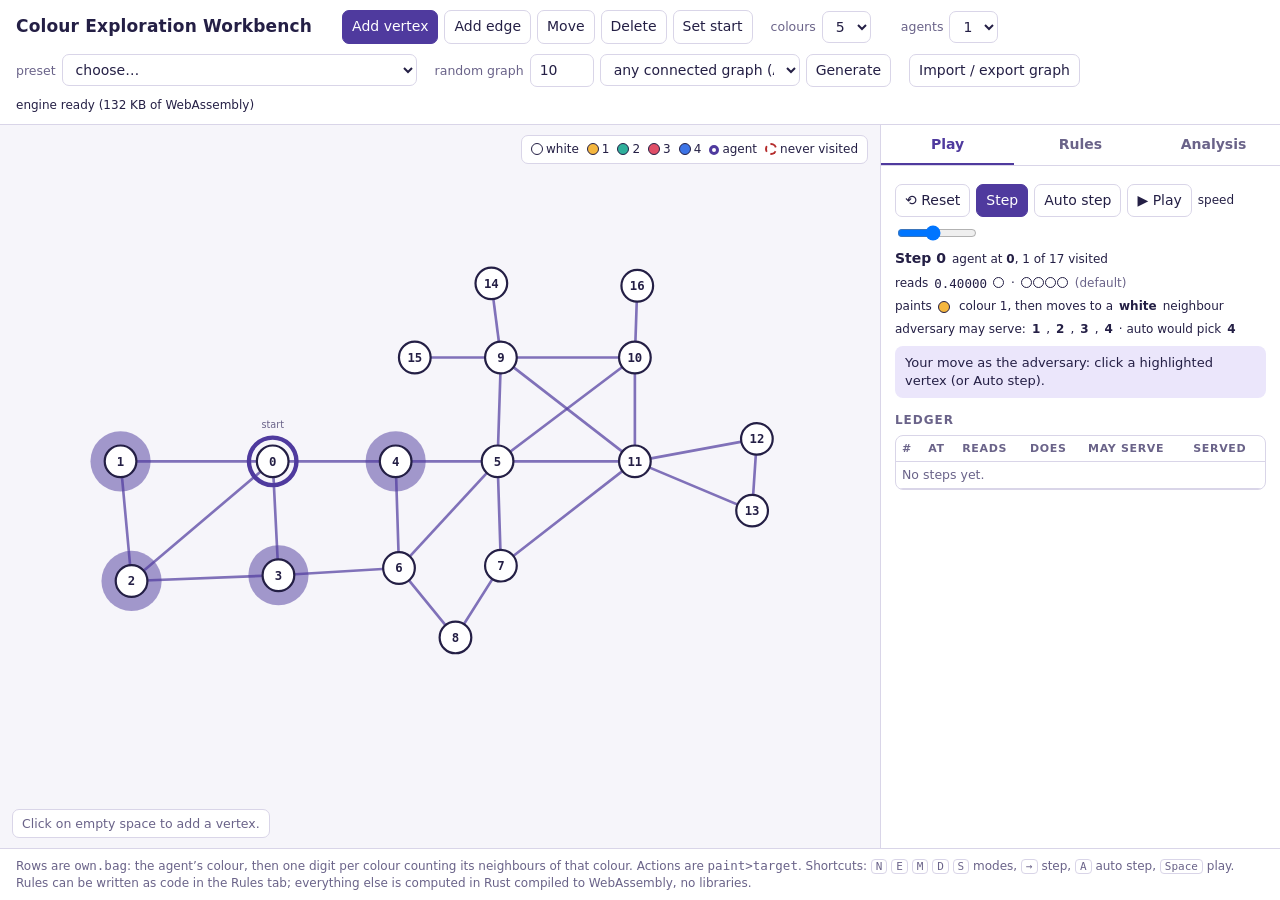
<file: workbench/site/index.html>
<!doctype html>
<html lang="en">
<head>
<meta charset="utf-8">
<meta name="viewport" content="width=device-width, initial-scale=1">
<title>Colour Exploration Workbench</title>
<style>
:root{
  --paper:#f6f5fa; --surface:#ffffff; --ink:#241f45; --soft:#6a6389; --rule:#d9d5e8; --pen:#4f3a9e; --pen-soft:#ebe6fb;
  --good:#1f7a55; --good-bg:#e3f3eb; --bad:#b42b2b; --bad-bg:#f9e4e4; --warn:#8a6400; --warn-bg:#f7efd6;
  --c0:#ffffff; --c1:#f4b63e; --c2:#2faf9b; --c3:#e04e67; --c4:#3d74e6; --c5:#8e5ad6; --cred:#e5484d; --cgreen:#3aa655;
  --mono:ui-monospace,Menlo,Consolas,monospace; --body:system-ui,-apple-system,"Segoe UI",Roboto,Helvetica,Arial,sans-serif;
}
@media (prefers-color-scheme: dark){:root{
  --paper:#141126; --surface:#1c1833; --ink:#ece9f7; --soft:#a9a2c6; --rule:#372f5a; --pen:#b39dff; --pen-soft:#2a2350;
  --good:#5bcb92; --good-bg:#173226; --bad:#f07070; --bad-bg:#3a1c22; --warn:#e3b341; --warn-bg:#3a3016;
}}
*{box-sizing:border-box}
html,body{height:100%}
body{margin:0;background:var(--paper);color:var(--ink);font-family:var(--body);font-size:14px;line-height:1.4;display:flex;flex-direction:column}
header{display:flex;flex-wrap:wrap;align-items:center;gap:10px 18px;padding:10px 16px;border-bottom:1px solid var(--rule);background:var(--surface)}
header h1{font-size:17px;margin:0 12px 0 0;font-weight:600;letter-spacing:.01em}
.group{display:flex;align-items:center;gap:6px}
.group label{color:var(--soft);font-size:12.5px}
button,select,input[type=text],input[type=number],textarea{font:inherit;color:var(--ink);background:var(--surface);border:1px solid var(--rule);border-radius:7px;padding:6px 9px}
button{cursor:pointer}
button:hover{background:var(--pen-soft)}
button[aria-pressed="true"],button.primary{background:var(--pen);border-color:var(--pen);color:#fff}
button:disabled{opacity:.45;cursor:default}
button:focus-visible,select:focus-visible,input:focus-visible{outline:2px solid var(--pen);outline-offset:2px}
main{flex:1;display:grid;grid-template-columns:minmax(0,1fr) 400px;gap:0;min-height:0}
@media (max-width:980px){main{grid-template-columns:1fr}}
#stage{position:relative;background:var(--paper);min-height:420px}
#stage svg{width:100%;height:100%;display:block;touch-action:none}
#hint{position:absolute;left:12px;bottom:10px;font-size:12.5px;color:var(--soft);background:var(--surface);border:1px solid var(--rule);border-radius:7px;padding:5px 9px;max-width:70%}
#legend{position:absolute;right:12px;top:10px;display:flex;gap:8px;flex-wrap:wrap;font-size:12px;background:var(--surface);border:1px solid var(--rule);border-radius:7px;padding:5px 9px}
.sw{display:inline-block;width:12px;height:12px;border-radius:50%;border:1.5px solid var(--ink);vertical-align:-2px;margin-right:3px}
aside{border-left:1px solid var(--rule);background:var(--surface);display:flex;flex-direction:column;min-height:0}
@media (max-width:980px){aside{border-left:0;border-top:1px solid var(--rule)}}
.tabs{display:flex;border-bottom:1px solid var(--rule)}
.tabs button{flex:1;border:0;border-radius:0;background:transparent;padding:10px 6px;font-weight:600;color:var(--soft)}
.tabs button[aria-selected="true"]{color:var(--pen);box-shadow:inset 0 -2px 0 var(--pen);background:transparent}
.panel{display:none;padding:12px 14px;overflow:auto;flex:1}
.panel.active{display:block}
.panel h2{font-size:12px;letter-spacing:.08em;text-transform:uppercase;color:var(--soft);margin:14px 0 6px}
.panel h2:first-child{margin-top:0}
.row{display:flex;flex-wrap:wrap;gap:6px;align-items:center;margin:6px 0}
.mono{font-family:var(--mono);font-size:12.5px}
.note{color:var(--soft);font-size:12.5px;margin:4px 0}
.banner{border-radius:8px;padding:8px 10px;margin:8px 0;font-size:13px}
.banner.good{background:var(--good-bg);color:var(--good)}
.banner.bad{background:var(--bad-bg);color:var(--bad)}
.banner.warn{background:var(--warn-bg);color:var(--warn)}
.banner.neutral{background:var(--pen-soft);color:var(--ink)}
.pills{display:flex;flex-wrap:wrap;gap:6px;margin:6px 0}
.pill{border:1px solid var(--rule);border-radius:999px;padding:2px 10px;font-size:12px;background:var(--surface);color:var(--ink)}
.pill b{font-weight:600}
.khint{font-size:12px;color:var(--soft);margin-left:6px}
.khint.warn{color:var(--warn);font-weight:600}
.pill.good{background:var(--good-bg);color:var(--good);border-color:transparent}
.pill.bad{background:var(--bad-bg);color:var(--bad);border-color:transparent}
table{border-collapse:collapse;width:100%;font-size:12.5px}
th{text-align:left;color:var(--soft);font-weight:600;font-size:11px;letter-spacing:.06em;text-transform:uppercase;padding:5px 6px;border-bottom:1px solid var(--rule)}
td{padding:4px 6px;border-bottom:1px solid var(--rule);vertical-align:middle;white-space:nowrap}
tr.cur td{background:var(--pen-soft)}
tr.cycle td:first-child{box-shadow:inset 3px 0 0 var(--bad)}
td select{padding:2px 4px}
textarea{width:100%;min-height:90px;font-family:var(--mono);font-size:12px}
.chips i{display:inline-block;width:11px;height:11px;border-radius:50%;border:1px solid var(--ink);margin-right:1px;vertical-align:-1px}
#ledgerwrap{max-height:260px;overflow:auto;border:1px solid var(--rule);border-radius:8px}
.small{font-size:12px}
.node.option{cursor:pointer}
.node.option .halo{animation:pulse 1.1s ease-in-out infinite}
@keyframes pulse{0%,100%{opacity:.35}50%{opacity:.85}}
@media (prefers-reduced-motion:reduce){.node.option .halo{animation:none;opacity:.7}}
.footer{padding:8px 16px;border-top:1px solid var(--rule);color:var(--soft);font-size:12px;background:var(--surface)}
kbd{font-family:var(--mono);font-size:11px;border:1px solid var(--rule);border-radius:4px;padding:0 4px}
</style>
</head>
<body>
<header>
  <h1>Colour Exploration Workbench</h1>
  <div class="group" role="group" aria-label="Drawing mode">
    <button type="button" data-mode="node" aria-pressed="true" title="Click empty space to add a vertex (N)">Add vertex</button>
    <button type="button" data-mode="edge" aria-pressed="false" title="Click two vertices to join them (E)">Add edge</button>
    <button type="button" data-mode="move" aria-pressed="false" title="Drag vertices (M)">Move</button>
    <button type="button" data-mode="delete" aria-pressed="false" title="Click a vertex or an edge to remove it (D)">Delete</button>
    <button type="button" data-mode="start" aria-pressed="false" title="Click a vertex to make it the start (S)">Set start</button>
  </div>
  <div class="group"><label for="k">colours</label><select id="k"><option>2</option><option>3</option><option>4</option><option selected>5</option><option>6</option></select><span id="khint" class="khint" role="status"></span></div>
  <div class="group"><label for="agents">agents</label><select id="agents" title="One agent, or two that see each other and run a built-in rule: A_2x5 (take turns, five colours) or A_2x4 (act together, four colours)"><option value="1" selected>1</option><option value="2">2</option></select><span id="ahint" class="khint" role="status"></span></div>
  <div class="group"><label for="preset">preset</label><select id="preset"><option value="">choose…</option><option value="sketch1">Sketch I</option><option value="sketch2">Sketch II</option><option value="paw">paw + pendant</option><option value="c4p">C4 with two pendants</option><option value="ladder4">ladder L4 with corner pendants</option><option value="agen6path" title="Selects the rule A_Gen6 and six colours">A_Gen6 · path</option><option value="agen6triangle" title="Selects the rule A_Gen6 and six colours">A_Gen6 · triangle</option><option value="agen6tree" title="Selects the rule A_Gen6 and six colours">A_Gen6 · tree</option><option value="agen6sketch1" title="Selects the rule A_Gen6 and six colours">A_Gen6 · Sketch I</option><option value="atc3cycle" title="Selects the rule A_TC3 and three colours">A_TC3 · 5-cycle</option><option value="atc3tree" title="Selects the rule A_TC3 and three colours">A_TC3 · binary tree</option><option value="ac4fig2a" title="Selects the rule A_C4 and four colours">A_C4 · bridge + 4-cycle</option><option value="ac4fig2b" title="Selects the rule A_C4 and four colours">A_C4 · K3,2</option><option value="aus5k4" title="Selects the rule A_US5 and five colours">A_US5 · K4</option><option value="aus5k4tail" title="Selects the rule A_US5 and five colours">A_US5 · K4 with a tail</option><option value="a2path" title="Selects two agents, the rule A_2x5 and five colours">A_2x5 · two agents · path</option><option value="a2diamond" title="Selects two agents, the rule A_2x5 and five colours">A_2x5 · two agents · diamond</option><option value="a2k4" title="Selects two agents, the rule A_2x5 and five colours">A_2x5 · two agents · K4</option><option value="a2sketch1" title="Selects two agents, the rule A_2x5 and five colours">A_2x5 · two agents · Sketch I</option><option value="a4path" title="Selects two agents, the rule A_2x4 and four colours">A_2x4 · two agents · path</option><option value="a4rich" title="Selects two agents, the rule A_2x4 and four colours">A_2x4 · two agents · triangle with two leaves</option><option value="a4diamond" title="Selects two agents, the rule A_2x4 and four colours">A_2x4 · two agents · diamond</option><option value="a4wheel" title="Selects two agents, the rule A_2x4 and four colours">A_2x4 · two agents · wheel</option><option value="clear">empty canvas</option></select></div>
  <div class="group" style="flex-wrap:wrap"><label for="rn">random graph</label><input type="number" id="rn" value="10" min="2" max="32" step="1" style="width:64px" title="How many vertices: 2 to 32"><select id="rfam" aria-label="family of graph" style="max-width:200px" title="Which family of graph to generate. In brackets: the first algorithm of the papers that is guaranteed to explore it; the algorithms with more colours (A_TC3, A_C4, A_US5, A_Gen6) are guaranteed too."><option value="any" selected>any connected graph (A_Gen6)</option><option value="ktf">clique / triangle-free blocks (A_US5)</option><option value="cb">cycle / K(p,q) blocks (A_C4)</option><option value="cactus">cactus (A_C4)</option><option value="tree">tree (A_TC3)</option><option value="cycle">simple cycle (A_TC3)</option></select><button type="button" id="b-random" title="Replace the canvas with a new random graph of this family and size">Generate</button></div>
  <div class="group"><button type="button" id="b-import-graph">Import / export graph</button></div>
  <div class="group small" id="wasm-status">loading engine…</div>
</header>

<main>
  <div id="stage">
    <svg id="svg" viewBox="0 0 1000 640" role="img" aria-label="graph canvas"></svg>
    <div id="legend"></div>
    <div id="hint">Click on empty space to add a vertex.</div>
  </div>
  <aside>
    <div class="tabs" role="tablist">
      <button type="button" role="tab" data-tab="play" aria-selected="true">Play</button>
      <button type="button" role="tab" data-tab="rules" aria-selected="false">Rules</button>
      <button type="button" role="tab" data-tab="analysis" aria-selected="false">Analysis</button>
    </div>

    <section class="panel active" id="panel-play">
      <div class="row">
        <button type="button" id="b-reset" title="Back to the start position">⟲ Reset</button>
        <button type="button" id="b-step" class="primary" title="One step; you choose when several neighbours carry the target colour">Step</button>
        <button type="button" id="b-auto" title="One step, the automatic adversary choosing">Auto step</button>
        <button type="button" id="b-play" title="Keep auto-stepping">▶ Play</button>
        <label class="small" for="speed">speed</label><input type="range" id="speed" min="1" max="10" value="5" style="width:80px">
      </div>
      <div id="playstatus"></div>
      <h2>Ledger</h2>
      <div id="ledgerwrap"><table id="ledger"><thead><tr><th>#</th><th>at</th><th>reads</th><th>does</th><th>may serve</th><th>served</th></tr></thead><tbody></tbody></table></div>
    </section>

    <section class="panel" id="panel-rules">
      <div id="rules-two" hidden>
        <h2>Two agents</h2>
        <div class="row"><label class="small" for="two-rule">rule</label><select id="two-rule" title="The built-in rule the two agents run"><option value="a2c5">A_2x5 · take turns · five colours</option><option value="a2c4">A_2x4 · act together · four colours</option></select></div>
        <p class="note" id="two-intro"></p>
        <h2>The model</h2>
        <ul class="note" id="two-model"></ul>
        <h2 id="two-rules-h"></h2>
        <table id="two-rules"><thead><tr><th>rule</th><th>what it does</th></tr></thead><tbody></tbody></table>
      </div>
      <div id="rules-one">
      <h2>Algorithm</h2>
      <p class="note">Write the rule as code: a function body receiving the row and returning the action. It is compiled into a table for every row up to the graph’s largest degree, so the engine and the exact game use exactly what you wrote. Rows in the table below still win over it.</p>
      <div class="row"><label class="small" for="algo-preset">template</label><select id="algo-preset"><option value="">choose…</option><option value="sigma">σ* (readable form)</option><option value="sweep">sweep(c,t,p) with parameters</option><option value="flipsweep4">flipsweep4</option><option value="flipsweep4b">flipsweep4b</option><option value="flipsweep5">flipsweep5</option><option value="flipsweep5d">flipsweep5d</option><option value="eat3">eat3</option><option value="chase3">chase3</option><option value="chase">chase white, else stay</option><option value="agen6">A_Gen6 (paper, needs 6 colours)</option><option value="atc3">A_TC3 (trees and cycles, 3 colours)</option><option value="ac4">A_C4 (cycle and bipartite blocks, 4 colours)</option><option value="aus5">A_US5 (clique or triangle-free blocks, 5 colours)</option><option value="blank">blank with the API</option></select><button type="button" id="b-algo-compile" class="primary">Compile and use</button><button type="button" id="b-algo-off">Stop using</button><button type="button" id="b-algo-table" title="Copy the compiled rows into the table below, where each row can be changed">To table</button></div>
      <textarea id="algo" spellcheck="false" style="min-height:190px" placeholder="if (has(W)) return { paint: 1, target: W };&#10;..."></textarea>
      <div id="algo-status" class="note"></div>
      <h2>Undefined rows</h2>
      <div class="row"><label for="default" class="small">answered by</label>
        <select id="default">
          <option value="none">nothing (ask me)</option>
          <option value="sigma">σ* = sweep(c0,t4,p0)</option>
          <option value="sweep">sweep(c,t,p)…</option>
          <option value="flipsweep4">flipsweep4 (k≥4)</option>
          <option value="flipsweep4b">flipsweep4b (k≥4)</option>
          <option value="flipsweep5">flipsweep5 (k≥5)</option>
          <option value="flipsweep5d">flipsweep5d (k≥5)</option>
          <option value="eat3">eat3 (k≥3)</option>
          <option value="chase3">chase3 (k≥3)</option>
          <option value="chasewhite">chase white, else stay</option>
          <option value="agen6">A_Gen6 (paper model, k=6)</option>
          <option value="atc3">A_TC3 (paper model, k=3)</option>
          <option value="ac4">A_C4 (paper model, k=4)</option>
          <option value="aus5">A_US5 (paper model, k=5)</option>
        </select>
        <span id="sweepparams" hidden>c <select id="sw-c"></select> t <select id="sw-t"></select> p <select id="sw-p"></select></span>
        <button type="button" id="b-edit-default" title="Load this rule's code into the algorithm editor, compile it, and use it">Edit this rule as code</button>
        <button type="button" id="b-default-table" title="Write this rule's action for every row up to the graph's largest degree into the table below, where each row can be changed">Edit this rule as table</button>
      </div>
      <p class="note">Rows you define below always win over the default. With “nothing”, the first undefined row the agent reads stops the play and asks you for its action, so a rule can be built while playing.</p>
      <h2>Defined rows <span id="rowcount" class="small"></span></h2>
      <div class="row"><input type="text" id="rowfilter" class="mono" placeholder="filter rows, e.g. 1. or 2.00" size="18"><span class="note">rows starting with this text; at most 2000 shown</span></div>
      <div class="row"><input type="text" id="newrow" class="mono" placeholder="row, e.g. 1.2010" size="12"> paint <select id="newpaint"></select> target <select id="newtarget"></select> <button type="button" id="b-addrow">Add</button></div>
      <div id="tablewrap"><table id="rules"><thead><tr><th>row</th><th>bag</th><th>paint</th><th>target</th><th></th></tr></thead><tbody></tbody></table></div>
      <h2>Import / export</h2>
      <p class="note">One <span class="mono">row paint&gt;target</span> per line, the engine’s <span class="mono">rule_final.txt</span> format; lines starting with <span class="mono">#</span> are ignored.</p>
      <textarea id="tabletext" spellcheck="false"></textarea>
      <div class="row"><button type="button" id="b-table-import">Replace table with text</button><button type="button" id="b-table-export">Text from table</button><button type="button" id="b-table-clear">Clear table</button></div>
      </div>
    </section>

    <section class="panel" id="panel-analysis">
      <h2>All adversarial executions</h2>
      <p class="note">The exact game enumerates every position the adversary can reach under the rule. “Explores” means no adversarial execution leaves a vertex unvisited; “fails” comes with one trapping execution you can replay.</p>
      <div class="row"><label class="small" for="cap">position cap</label><input type="number" id="cap" value="1000000" min="1000" max="12000000" step="100000" style="width:120px"><button type="button" id="b-exact" class="primary">Search all executions</button><button type="button" id="b-cancel" disabled>Cancel</button></div>
      <h2>Quick adversary walks</h2>
      <div class="row"><label class="small" for="walks">random walks</label><input type="number" id="walks" value="64" min="0" max="100000" style="width:90px"><button type="button" id="b-walks">Run walks</button><span id="walks-two" class="note" hidden>not offered for two agents: use the exact search</span></div>
      <div id="analysis"></div>
    </section>
  </aside>
</main>
<div class="footer">Rows are <span class="mono">own.bag</span>: the agent’s colour, then one digit per colour counting its neighbours of that colour. Actions are <span class="mono">paint&gt;target</span>. Shortcuts: <kbd>N</kbd> <kbd>E</kbd> <kbd>M</kbd> <kbd>D</kbd> <kbd>S</kbd> modes, <kbd>→</kbd> step, <kbd>A</kbd> auto step, <kbd>Space</kbd> play. Rules can be written as code in the Rules tab; everything else is computed in Rust compiled to WebAssembly, no libraries.</div>

<dialog id="graphdialog" style="border:1px solid var(--rule);border-radius:10px;background:var(--surface);color:var(--ink);max-width:560px;width:90%">
  <h3 style="margin:0 0 8px;font-size:15px">Graph as text</h3>
  <p class="note">Format <span class="mono">n start u-v,u-v,…</span> with vertices <span class="mono">0…n−1</span>. Imported vertices are laid out on a circle; drag them afterwards.</p>
  <textarea id="graphtext" spellcheck="false" style="min-height:70px"></textarea>
  <div class="row" style="justify-content:flex-end"><button type="button" id="b-graph-close">Close</button><button type="button" id="b-graph-apply" class="primary">Import</button></div>
</dialog>

<script>
const WASM_B64 = null; /* build.sh inlines the engine here for the standalone page */
(async function () {
'use strict';
const $ = (s) => document.querySelector(s);
const PAL = ['var(--c0)', 'var(--c1)', 'var(--c2)', 'var(--c3)', 'var(--c4)', 'var(--c5)'];
// An algorithm may choose its own colours by name: A_2x4 (colours init, head, path, fin) draws the path red and the fin green; `white` lists the
// colours whose vertex letter is white.  Every other rule keeps the palette above, by colour number.
const ALGO_PAL = { a2c4: { colours: ['var(--c0)', 'var(--c1)', 'var(--cred)', 'var(--cgreen)'], white: [2, 3] } };
function palOf(c) { const a = activeAlgo(), p = a && ALGO_PAL[a]; return (p && p.colours[c]) || PAL[c]; }
function whiteInk(c) { const a = activeAlgo(), p = a && ALGO_PAL[a]; return p ? p.white.includes(c) : c === 3 || c === 4 || c === 5; }
const CNAME = ['white', 'colour 1', 'colour 2', 'colour 3', 'colour 4', 'colour 5'];

// <page-logic> pure functions, no DOM and no state: checked by game-wasm/testdata/check_page_logic.mjs,
// which also holds them to the engine's own verdicts.
// The algorithms of the papers the page knows by name: the names of their colours (numbered as the papers list them) and
// what each rule does.  A_Gen6: Takahashi et al., Algorithm 2.  A_TC3, A_C4, A_US5: Hiraoka et al., Algorithms 1 to 3, whose
// rules are D1-D11, C1-C14 and U1-U19; the numbers below are those rules' numbers without the letter.
const AGEN6_COLOURS = ['init', 'path', 'fin', 'head1', 'head2', 'neigh'];
const AGEN6_RULES = [null,
  'a probed vertex touching the path would make a chord: mark it neigh and go back to the head',
  'a probed vertex may join the path: mark it head1 (a candidate) and go back to the head',
  'the start vertex: become head1',
  'probe an init neighbour',
  'nothing left to probe (or a candidate is waiting): become head2',
  'a rejected neighbour is left: go and reset it',
  'commit to a candidate: become path and move to it',
  'no candidate left: become fin and back up along the path',
  'nothing left at the start: become fin and stop',
  'back on a path vertex: it becomes the head again',
  'a rejected neighbour: reset it to init and return to the head'];
const ATC3_COLOURS = ['init', 'l0', 'l1'];
const ATC3_RULES = [null,
  'no neighbour at all: become l1 and stop',
  'the start vertex, all neighbours init: become l0 and enter one',
  'probe: become l1 and enter an init child',
  'the probed child has children of its own: undo it (init) and go back',
  'the probed child is a leaf: become l1 and go back',
  'a leaf entered from its parent: become l1 and go back to it',
  'an unfinished child subtree is left: enter it',
  'everything below is done: become l1 and go back to the l0 neighbour',
  'back on the start with everything done: become l1 and stop',
  'after a probe an unfinished subtree is left: become l0 and enter it',
  'nothing left below: stay l1 and go back to the l0 neighbour'];
const AC4_COLOURS = ['init', 'fin', 'front', 'path'];
const AC4_RULES = [null,
  'only fin (or nothing) around: become fin and stop',
  'every neighbour init: become front and enter one',
  'entered from a path vertex with nothing to explore: become fin and go back to it',
  'entered from a front vertex with nothing to explore: become fin and go back to it',
  'between a front and a path vertex: become path and move on to an init neighbour',
  'entered from a path vertex: become front and move on to an init neighbour',
  'entered from a front vertex: become front and go back to it',
  'a front vertex that sees the new front: become path and move to it',
  'advance: stay front and enter an init neighbour',
  'nothing left to enter: become fin and go to a path neighbour',
  'a path vertex, no front around, an init neighbour left: become front and enter it',
  'a path vertex with front and init neighbours: stay path and enter an init one',
  'a path vertex whose block is done: become fin and go to the front neighbour',
  'a path vertex heading back: become fin and go to a path neighbour'];
const AUS5_COLOURS = ['init', 'path', 'neigh', 'fin', 'head'];
const AUS5_RULES = [null,
  'the start vertex, all neighbours init: become path and enter one',
  'the predecessor, init for a moment, sees marks and no head: become path again',
  'a candidate touching the path would make a chord: mark it neigh and go back to the head',
  'a candidate touching no path vertex: become head and go back to the old head',
  'the first vertex after the start: become head',
  'backtracking through a clique: finish the head and go to the predecessor, init for a moment',
  'two heads and a mark: go to the mark to restore it',
  'marks restored: become path and move to the new head',
  'backtracking, marks restored: finish this head and go to the predecessor',
  'scan: enter the next init neighbour',
  'nothing to scan: go back to the predecessor on the path',
  'at the start with nothing yet: become path and enter an init neighbour',
  'nothing left at the start: become fin and stop',
  'predecessor with marks and the head around: become init and go to the head',
  'predecessor with marks and no head: go to a mark to restore it',
  'no head left: become the head again',
  'predecessor next to the head, no marks: become head and go back to it',
  'a mark next to the path: become init and go to the path vertex',
  'a mark: become init and go back to the head'];
// A_2x5: the two-agent algorithm of this workbench (not from a paper): the semi-DFS of A_US5 with the five colours of A_US5, run by
// two agents that see each other; the second agent marks the head, which lets a rejected neighbour find its way back when two
// vertices carry the head colour.  Rules T1-T21.  The agent that acts is named in the ledger: A works, B waits and follows.
const A2C5_COLOURS = ['init', 'path', 'neigh', 'fin', 'head'];
const A2C5_RULES = [null,
  'no neighbour at all: become fin and stop',
  'the start, both agents together: become path and enter an init neighbour',
  'together on the head with a candidate waiting and a mark left: go and restore the mark',
  'together on the head with a candidate waiting and no mark left: become path and move to the candidate',
  'together on the head: probe an init neighbour',
  'together on the head, nothing left to probe and no candidate: become fin (this flags the backtrack)',
  'together on the start as the head: become path and enter an init neighbour',
  'together on the start with nothing left: become fin and stop',
  'together on a finished head: go and restore a mark',
  'together on a finished head, marks restored: back up to the predecessor on the path',
  'together on the finished start: stop',
  'a probed vertex touches the path (a chord): mark it neigh and go back to the partner',
  'a probed vertex touches no other path vertex: become the candidate (head) and go back to the partner',
  'entered from the start vertex: become the head',
  'a mark: become init and go back to the partner',
  'on the head while the partner is away: wait',
  'the partner is the new head: follow it',
  'the predecessor, reached while backtracking: become the head',
  'wait for the partner',
  'the partner is the head: follow it',
  'wait for the partner'];
// A_2x4: a colleague's four-colour strategy for two agents that ACT TOGETHER (not a paper's): a rule reads both agents' views and both
// agents act in the same step; eleven rules, the cases a, b, c of a rule tried in the order written, and rule 11 (stop when only fin
// is around) checked first.  The engine numbers the cases 1-19 in the order of the sheet; the sheet's own name for each is in the tag.
const A2C4_COLOURS = ['init', 'head', 'path', 'fin'];
const A2C4_TAGS = [null, 'R1', 'R2', 'R3a', 'R3b', 'R3c', 'R4a', 'R4b', 'R4c', 'R5a', 'R5b', 'R6a', 'R6b', 'R6c', 'R7', 'R8', 'R9a', 'R9b', 'R10', 'R11'];
const A2C4_RULES = [null,
  'both agents on one init vertex: one paints it head and stays, the other moves to an init neighbour',
  'a head vertex and an init vertex side by side: the head agent stays, the init agent paints its vertex head and moves onto its partner',
  'both on one head vertex that has a head neighbour: one paints it path and stays, the other moves to a head neighbour (the candidate)',
  'both on one head vertex with no head neighbour but an init one: one stays, the other moves to an init neighbour (a probe)',
  'both on one head vertex with no head and no init neighbour: both paint it path (a dead end)',
  'a path vertex and a head vertex side by side, the head vertex has no other init neighbour: the head vertex becomes fin',
  'a path vertex and a head vertex side by side, the head vertex touches another path vertex: reject it; the head agent moves onto its partner and the vertex stays head (a mark)',
  'a path vertex and a head vertex side by side, the head vertex touches no other path vertex: accept it; the path agent moves onto its partner',
  'both on one path vertex that has an init neighbour: one stays, the other moves to an init neighbour (scan)',
  'both on one path vertex with no init neighbour: back up; one paints it fin and stays, the other moves to a path neighbour',
  'a path vertex and an init vertex side by side, the init vertex has no other init neighbour: it becomes fin',
  'a path vertex and an init vertex side by side, the init vertex touches another path vertex: reject it; it becomes head (a mark) and its agent moves back to its partner',
  'a path vertex and an init vertex side by side, the init vertex touches no other path vertex: it becomes head (the candidate) and its agent stays',
  'a path vertex and a fin vertex side by side: the path vertex becomes fin and the fin vertex becomes init',
  'a fin vertex and an init vertex side by side: the init vertex becomes fin and its agent moves onto its partner',
  'both on one fin vertex that has a head neighbour: one stays, the other moves to a head neighbour (clean up a mark)',
  'both on one fin vertex with no head neighbour: both paint it head',
  'a fin vertex and a head vertex side by side: the head vertex becomes init and its agent moves onto its partner',
  'both on one vertex of any colour with only fin around (checked before all the others): both paint it fin and stop'];
// By key (the name used in requests, `default NAME`): the colour names, the rule descriptions and the letter the paper puts
// before a rule number (none for A_Gen6; T for the two-agent A_2x5; R for A_2x4, whose cases are named by `tags`).
const PAPER_ALGOS = {
  agen6: { colours: AGEN6_COLOURS, rules: AGEN6_RULES, prefix: '' },
  atc3: { colours: ATC3_COLOURS, rules: ATC3_RULES, prefix: 'D' },
  ac4: { colours: AC4_COLOURS, rules: AC4_RULES, prefix: 'C' },
  aus5: { colours: AUS5_COLOURS, rules: AUS5_RULES, prefix: 'U' },
  a2c5: { colours: A2C5_COLOURS, rules: A2C5_RULES, prefix: 'T' }, // two agents, taking turns
  a2c4: { colours: A2C4_COLOURS, rules: A2C4_RULES, prefix: 'R', tags: A2C4_TAGS }, // two agents, acting together
};
function paperAlgo(key) { return Object.prototype.hasOwnProperty.call(PAPER_ALGOS, key) ? PAPER_ALGOS[key] : null; }
// The label of colour c: its name when the algorithm in use names its colours (a colour beyond its list is unused), else
// white / colour c.
function colourLabel(c, algo) { const a = paperAlgo(algo); return a ? a.colours[c] || 'unused' : c === 0 ? 'white' : 'colour ' + c; }
// The tag of rule n in the ledger: D5, C9, U2 for the rules of Hiraoka et al., r5 for A_Gen6 and for numbers given by code.
function ruleTag(algo, n) { const a = paperAlgo(algo); return a && a.tags && a.tags[n] ? a.tags[n] : a && a.prefix ? a.prefix + n : 'r' + n; }
// "a" or "an" before the colour name word ("an init neighbour", "a head neighbour").
function article(word) { return /^[aeiou]/i.test(word) ? 'an' : 'a'; }
// What rule n of the algorithm does (null if it has no description).
function ruleText(algo, n) { const a = paperAlgo(algo); return a && a.rules[n] ? a.rules[n] : null; }
// The algorithm a piece of code is, by the name its first comment line starts with (the templates do); else null.
function algoOfCode(code) {
  const m = /^\s*\/\/\s*(A_Gen6|A_TC3|A_C4|A_US5)\b/.exec(code || '');
  return m ? Object.keys(COLOUR_NEED).find((key) => COLOUR_NEED[key].name === m[1]) : null;
}
// Exploring in the paper model (Definition 1 of Takahashi et al.) has three parts, kept apart:
// coverage (every vertex visited), return (the agent is on the start vertex) and termination (it stops).
// v: { visited, n, cur, start, stopped, cycle }.  The outcome is 'running' until the agent stops or the
// position repeats; then 'explores' only if it stopped on the start with every vertex visited, else the
// engine's reasons: 'stopped_early' (unvisited vertices, whatever the place), 'stopped_off_start', 'never_stops'.
function paperStatus(v) {
  const covered = v.visited === v.n, onStart = v.cur === v.start;
  const termination = v.stopped ? 'stopped' : v.cycle ? 'never' : 'running';
  let outcome = 'running';
  if (v.stopped) outcome = !covered ? 'stopped_early' : !onStart ? 'stopped_off_start' : 'explores';
  else if (v.cycle) outcome = 'never_stops';
  return { covered, onStart, termination, outcome };
}
// How many colours a rule needs (checked against the engine by testdata/check_wasm_parity.mjs): the algorithms of the
// papers exactly their number (more colours are left unused), some built-in rules at least so many; the other rules
// work with any number and are not listed.
const COLOUR_NEED = {
  a2c5: { n: 5, exact: true, name: 'A_2x5' }, a2c4: { n: 4, exact: true, name: 'A_2x4' },
  agen6: { n: 6, exact: true, name: 'A_Gen6' },
  atc3: { n: 3, exact: true, name: 'A_TC3' }, ac4: { n: 4, exact: true, name: 'A_C4' }, aus5: { n: 5, exact: true, name: 'A_US5' },
  flipsweep4: { n: 4, name: 'flipsweep4' }, flipsweep4b: { n: 4, name: 'flipsweep4b' },
  flipsweep5: { n: 5, name: 'flipsweep5' }, flipsweep5d: { n: 5, name: 'flipsweep5d' },
  eat3: { n: 3, name: 'eat3' }, chase3: { n: 3, name: 'chase3' },
};
// The hint shown next to the colours picker for `rule` with k colours: its text, and whether k is too few.
function colourHint(rule, k) {
  const need = COLOUR_NEED[rule];
  if (!need) return null;
  const text = need.exact ? `${need.name} needs ${need.n} colours` : `${need.name} needs at least ${need.n} colours`;
  if (k < need.n) return { text: `${text} (now ${k})`, warn: true };
  return { text: need.exact && k > need.n ? `${text} (the other ${k - need.n} unused)` : text, warn: false };
}
// Random graphs, from the families the algorithms of the papers are built for, each inside the next: trees and simple cycles
// (A_TC3), cacti and graphs whose blocks are cycles or complete bipartite graphs (A_C4), graphs whose blocks are cliques or
// triangle-free (A_US5), and all connected graphs (A_Gen6).  `from` is the first algorithm guaranteed to explore the family; the
// ones with more colours are too.  A graph comes back as the text "n 0 u-v,u-v,..." (start vertex 0; 2 to 32 vertices, the
// engine's limit) and as the list of its edges.  No vertex gets more than 15 neighbours, the engine's limit.
// rand() returns a number in [0, 1), as Math.random does.
const RANDOM_GRAPH_MIN = 2, RANDOM_GRAPH_MAX = 32, MAX_DEGREE = 15;
const RANDOM_FAMILIES = { // kinds: the kinds of block a graph of the family is put together from, with their weights
  any: { label: 'connected graph', from: 'A_Gen6', min: 2 },
  ktf: { label: 'graph of clique and triangle-free blocks', from: 'A_US5', min: 2, kinds: { bridge: 2, clique: 3, tfree: 3, cycle: 1 } },
  cb: { label: 'graph of cycle and K(p,q) blocks', from: 'A_C4', min: 2, kinds: { bridge: 2, cycle: 3, kpq: 3 } },
  cactus: { label: 'cactus', from: 'A_C4', min: 2, kinds: { bridge: 3, cycle: 5 } },
  tree: { label: 'tree', from: 'A_TC3', min: 2, kinds: { bridge: 1 } },
  cycle: { label: 'simple cycle', from: 'A_TC3', min: 3 },
};
function graphResult(n, edges) { return { n, edges, text: `${n} 0 ${edges.map(([u, v]) => u + '-' + v).join(',')}` }; }
function randomGraph(n, rand, family = 'any') {
  const fam = Object.prototype.hasOwnProperty.call(RANDOM_FAMILIES, family) ? RANDOM_FAMILIES[family] : null;
  if (!fam) throw new Error(`Unknown family of graphs: ${family}.`);
  if (!Number.isInteger(n) || n < fam.min || n > RANDOM_GRAPH_MAX) throw new Error(family === 'any' ? `A random graph has ${RANDOM_GRAPH_MIN} to ${RANDOM_GRAPH_MAX} vertices.` : `A random ${fam.label} has ${fam.min} to ${RANDOM_GRAPH_MAX} vertices.`);
  if (family === 'any') return randomConnectedGraph(n, rand);
  if (family === 'cycle') return graphResult(n, Array.from({ length: n }, (_, i) => (i + 1 < n ? [i, i + 1] : [0, n - 1])));
  return randomBlockGraph(n, rand, fam.kinds);
}
// The fewest new vertices a block of each kind brings (the vertex it is attached at exists already).
const BLOCK_MIN_NEW = { bridge: 1, cycle: 2, clique: 2, kpq: 3, tfree: 3 };
// A block of `kind` that brings at most `room` new vertices, on local vertices 0 (where it is attached) and 1..t: { t, edges }.
// bridge: one edge.  cycle: 3 to 8 vertices.  clique: K3 to K5.  kpq: the complete bipartite K(p,q), p and q from 2 to 4, vertex 0
// on the side of p.  tfree: a cycle of 4 to 7 vertices with random chords that make no triangle.
function randomBlock(kind, room, rand) {
  const pick = (m) => Math.floor(rand() * m), between = (lo, hi) => lo + pick(hi - lo + 1), edges = [];
  if (kind === 'bridge') return { t: 1, edges: [[0, 1]] };
  if (kind === 'cycle' || kind === 'tfree') {
    const m = kind === 'cycle' ? between(3, Math.min(room + 1, 8)) : between(4, Math.min(room + 1, 7));
    const adj = Array.from({ length: m }, () => new Set());
    for (let i = 0; i < m; i++) { const j = (i + 1) % m; edges.push([i, j]); adj[i].add(j); adj[j].add(i); }
    if (kind === 'tfree') {
      for (let tries = 0; tries < m; tries++) { // a chord, unless its two ends have a neighbour in common (that would be a triangle)
        const a = pick(m), b = pick(m);
        if (a !== b && !adj[a].has(b) && ![...adj[a]].some((x) => adj[b].has(x))) { edges.push([a, b]); adj[a].add(b); adj[b].add(a); }
      }
    }
    return { t: m - 1, edges };
  }
  if (kind === 'clique') {
    const m = between(3, Math.min(room + 1, 5));
    for (let i = 0; i < m; i++) for (let j = i + 1; j < m; j++) edges.push([i, j]);
    return { t: m - 1, edges };
  }
  const p = between(2, Math.min(4, room - 1)), q = between(2, Math.min(4, room + 1 - p)); // kpq: p + q - 1 <= room
  for (let i = 0; i < p; i++) for (let j = 0; j < q; j++) edges.push([i, p + j]);
  return { t: p + q - 1, edges };
}
// A graph of exactly n vertices put together block by block: vertex 0 first, then blocks of the given kinds (weights), each
// attached at a random vertex that has room for it and bringing its other vertices with it, until n are placed.  The blocks of
// the result are exactly the blocks that were attached.
function randomBlockGraph(n, rand, kinds) {
  const pick = (m) => Math.floor(rand() * m), deg = new Array(n).fill(0), edges = [];
  let count = 1;
  while (count < n) {
    const room = n - count, names = Object.keys(kinds).filter((kind) => BLOCK_MIN_NEW[kind] <= room); // bridge always fits
    let draw = rand() * names.reduce((sum, kind) => sum + kinds[kind], 0), kind = names[names.length - 1];
    for (const name of names) { if (draw < kinds[name]) { kind = name; break; } draw -= kinds[name]; }
    let block = randomBlock(kind, room, rand);
    const open = (extra) => { const list = []; for (let u = 0; u < count; u++) if (deg[u] + extra <= MAX_DEGREE) list.push(u); return list; };
    let spots = open(block.edges.filter(([a, b]) => a === 0 || b === 0).length);
    if (spots.length === 0) { block = { t: 1, edges: [[0, 1]] }; spots = open(1); } // no vertex has room for the block: a pendant vertex
    const at = spots[pick(spots.length)], id = (local) => (local === 0 ? at : count + local - 1);
    for (const [a, b] of block.edges) { const u = id(a), v = id(b); deg[u]++; deg[v]++; edges.push([Math.min(u, v), Math.max(u, v)]); }
    count += block.t;
  }
  return graphResult(n, edges);
}
function randomConnectedGraph(n, rand) {
  const pick = (m) => Math.floor(rand() * m), deg = new Array(n).fill(0), seen = new Set(), edges = [];
  const key = (u, v) => Math.min(u, v) * n + Math.max(u, v);
  const add = (u, v) => { seen.add(key(u, v)); deg[u]++; deg[v]++; edges.push([Math.min(u, v), Math.max(u, v)]); };
  for (let v = 1; v < n; v++) { // some earlier vertex always has room: a tree on v vertices has degrees summing to 2(v-1) < 15v
    const open = []; for (let u = 0; u < v; u++) if (deg[u] < MAX_DEGREE) open.push(u);
    add(open[pick(open.length)], v);
  }
  for (let tries = pick(Math.floor(n / 2) + 1); tries > 0; tries--) {
    const u = pick(n), v = pick(n);
    if (u !== v && deg[u] < MAX_DEGREE && deg[v] < MAX_DEGREE && !seen.has(key(u, v))) add(u, v);
  }
  return graphResult(n, edges);
}
// Where to draw the vertices so the graph can be read: 300 rounds of the Fruchterman-Reingold spring layout (every pair
// of vertices pushes apart, every edge pulls together, the moves cool down) in a w by h box, starting from a circle
// shaken a little with rand().  Returns [[x, y], ...], inside the box.
function springLayout(n, edges, w, h, rand) {
  const k = 0.8 * Math.sqrt(w * h / n), pos = [];
  for (let i = 0; i < n; i++) { const a = -Math.PI / 2 + 2 * Math.PI * i / n; pos.push([w / 2 + 0.4 * w * Math.cos(a) + (rand() - 0.5) * k * 0.2, h / 2 + 0.4 * h * Math.sin(a) + (rand() - 0.5) * k * 0.2]); }
  let heat = w / 8;
  for (let round = 0; round < 300; round++, heat *= 0.98) {
    const move = pos.map(() => [0, 0]);
    for (let i = 0; i < n; i++) for (let j = i + 1; j < n; j++) {
      const dx = pos[i][0] - pos[j][0], dy = pos[i][1] - pos[j][1], d = Math.max(Math.hypot(dx, dy), 0.01), f = k * k / (d * d);
      move[i][0] += dx * f; move[i][1] += dy * f; move[j][0] -= dx * f; move[j][1] -= dy * f;
    }
    for (const [u, v] of edges) {
      const dx = pos[u][0] - pos[v][0], dy = pos[u][1] - pos[v][1], f = Math.hypot(dx, dy) / k;
      move[u][0] -= dx * f; move[u][1] -= dy * f; move[v][0] += dx * f; move[v][1] += dy * f;
    }
    for (let i = 0; i < n; i++) {
      const len = Math.max(Math.hypot(move[i][0], move[i][1]), 1e-9), step = Math.min(len, heat);
      pos[i][0] = Math.min(w, Math.max(0, pos[i][0] + move[i][0] / len * step));
      pos[i][1] = Math.min(h, Math.max(0, pos[i][1] + move[i][1] / len * step));
    }
  }
  // the spring layout can leave vertices touching, or two on one spot where the box edge pins them: push such pairs apart
  const gap = 44; // a vertex is 36 wide
  for (let round = 0; round < 200; round++) {
    let moved = false;
    for (let i = 0; i < n; i++) for (let j = i + 1; j < n; j++) {
      let dx = pos[i][0] - pos[j][0], dy = pos[i][1] - pos[j][1]; const d = Math.hypot(dx, dy);
      if (d >= gap) continue;
      if (d < 1e-6) { dx = Math.cos(i * 2.4 + j); dy = Math.sin(i * 2.4 + j); } else { dx /= d; dy /= d; }
      const push = (gap - d) / 2 + 0.5;
      pos[i][0] = Math.min(w, Math.max(0, pos[i][0] + dx * push)); pos[i][1] = Math.min(h, Math.max(0, pos[i][1] + dy * push));
      pos[j][0] = Math.min(w, Math.max(0, pos[j][0] - dx * push)); pos[j][1] = Math.min(h, Math.max(0, pos[j][1] - dy * push));
      moved = true;
    }
    if (!moved) break;
  }
  return pos;
}
// The part of the 1000 x 640 canvas where a random graph puts its vertices, as { x, y, w, h }: the usual margins, pushed in
// so that no vertex, with its halo (34 units), lies under the legend (top right) or the hint (bottom left), which are
// drawn over the canvas.  `cover` lists the rectangles they cover, in canvas units ({ left, top, right, bottom }): one
// in the upper half pushes the top edge down, one in the lower half pushes the bottom edge up, and one beside the
// area (the canvas is letterboxed when the window is wide) is ignored.  If that leaves too little room, the margins alone.
function layoutArea(cover) {
  const H = 640, X0 = 50, X1 = 950, CLEAR = 42;
  let top = 40, bottom = H - 40;
  for (const r of cover) {
    if (r.right <= X0 || r.left >= X1) continue;
    if (r.bottom < H / 2) top = Math.max(top, r.bottom + CLEAR);
    else if (r.top > H / 2) bottom = Math.min(bottom, r.top - CLEAR);
  }
  if (bottom - top < 250) { top = 40; bottom = H - 40; }
  return { x: X0, y: top, w: X1 - X0, h: bottom - top };
}
// How many steps a play tick owes: one for every `interval` ms since the play's clock, at least one and at most `cap`.  A tick
// that comes late (a browser slows a tab nobody is looking at) then catches up instead of letting the play crawl.
function stepsDue(elapsed, interval, cap) {
  const n = Math.floor(elapsed / interval);
  return Number.isFinite(n) ? Math.min(cap, Math.max(1, n)) : 1;
}
// A tree drawn as a tree: the root (the start vertex) at the top, its children in a row below it, theirs below that, level by
// level.  The leaves stand side by side in the order a depth-first walk meets them and every other vertex is centred above its
// children, so no two vertices of a level meet and a parent is always above its children.  w by h is the box; the result is
// [[x, y], ...] or null.  If the vertices of a level crowd one another, every second one of that level is dropped a little (a
// zigzag); if that leaves no room either (a tree too wide or too deep for the box), null: the caller draws it another way.
function treeLayout(n, edges, w, h, root = 0) {
  const GAP = 40; // closest two vertices may be: a vertex is 36 wide
  if (edges.length !== n - 1) return null;
  const adj = Array.from({ length: n }, () => []);
  for (const [u, v] of edges) { adj[u].push(v); adj[v].push(u); }
  const depth = new Array(n).fill(0), kids = Array.from({ length: n }, () => []), order = [root], seen = new Set([root]);
  for (let i = 0; i < order.length; i++) {
    for (const v of adj[order[i]].sort((a, b) => a - b)) if (!seen.has(v)) { seen.add(v); depth[v] = depth[order[i]] + 1; kids[order[i]].push(v); order.push(v); }
  }
  if (order.length !== n) return null; // not connected, so not a tree
  const slot = new Array(n).fill(0);
  let leaves = 0;
  const place = (u) => { if (kids[u].length === 0) { slot[u] = leaves++; return; } kids[u].forEach(place); slot[u] = (slot[kids[u][0]] + slot[kids[u][kids[u].length - 1]]) / 2; };
  place(root);
  const maxDepth = Math.max(...depth), rank = new Array(n).fill(0);
  for (let d = 0; d <= maxDepth; d++) order.filter((v) => depth[v] === d).sort((a, b) => slot[a] - slot[b]).forEach((v, i) => { rank[v] = i; });
  const attempt = (zig) => { // zig: how far every second vertex of a level is dropped
    const spacing = maxDepth > 0 ? (h - zig) / maxDepth : 0;
    if (zig > 0 && spacing <= zig) return null; // a dropped vertex would sit below its children
    const pos = Array.from({ length: n }, (_, v) => [leaves > 1 ? slot[v] * w / (leaves - 1) : w / 2, (maxDepth > 0 ? depth[v] * spacing : h / 2) + (rank[v] % 2 === 1 ? zig : 0)]);
    for (let i = 0; i < n; i++) for (let j = i + 1; j < n; j++) if (Math.hypot(pos[i][0] - pos[j][0], pos[i][1] - pos[j][1]) < GAP) return null;
    return pos;
  };
  return attempt(0) || attempt(GAP);
}
// </page-logic>

// ------------------------------------------------------------ engine (wasm)
function b64ToBytes(b64) { const bin = atob(b64); const out = new Uint8Array(bin.length); for (let i = 0; i < bin.length; i++) out[i] = bin.charCodeAt(i); return out.buffer; }
async function wasmBytes() {
  if (WASM_B64) return b64ToBytes(WASM_B64);
  const res = await fetch('game.wasm'); if (!res.ok) throw new Error('game.wasm not found next to this page'); return await res.arrayBuffer();
}
function makeCaller(exports) {
  const enc = new TextEncoder(), dec = new TextDecoder();
  return (text) => {
    const bytes = enc.encode(text);
    const ptr = exports.alloc(bytes.length);
    new Uint8Array(exports.memory.buffer, ptr, bytes.length).set(bytes);
    const out = exports.run(ptr, bytes.length);
    const n = new DataView(exports.memory.buffer).getUint32(out, true);
    const s = dec.decode(new Uint8Array(exports.memory.buffer, out + 4, n));
    exports.free_result(out); exports.dealloc(ptr, bytes.length);
    return JSON.parse(s);
  };
}
let engine = null, bytes = null;
try {
  bytes = await wasmBytes();
  const { instance } = await WebAssembly.instantiate(bytes, {});
  engine = makeCaller(instance.exports);
  $('#wasm-status').textContent = `engine ready (${(bytes.byteLength / 1024).toFixed(0)} KB of WebAssembly)`;
} catch (e) { $('#wasm-status').textContent = 'engine failed to load: ' + e.message; }

// the exact game runs in a worker so the page stays responsive and can cancel
const workerSrc = `
let call = null;
function makeCaller(exports){ const enc=new TextEncoder(), dec=new TextDecoder(); return (text)=>{ const b=enc.encode(text); const p=exports.alloc(b.length); new Uint8Array(exports.memory.buffer,p,b.length).set(b); const o=exports.run(p,b.length); const n=new DataView(exports.memory.buffer).getUint32(o,true); const s=dec.decode(new Uint8Array(exports.memory.buffer,o+4,n)); exports.free_result(o); exports.dealloc(p,b.length); return s; }; }
onmessage = async (e) => { const m = e.data;
  if (m.type === 'init') { const { instance } = await WebAssembly.instantiate(m.bytes, {}); call = makeCaller(instance.exports); postMessage({ type: 'ready' }); return; }
  if (m.type === 'run') { let text; try { text = call(m.text); } catch (err) { text = JSON.stringify({ status: 'error', message: 'engine trap: ' + err.message + ' (lower the cap)' }); } postMessage({ type: 'result', id: m.id, text }); }
};`;
let worker = null, workerReady = null, jobId = 0, pending = new Map();
function startWorker() {
  if (worker) worker.terminate();
  worker = new Worker(URL.createObjectURL(new Blob([workerSrc], { type: 'text/javascript' })));
  workerReady = new Promise((res) => { worker.onmessage = (e) => { if (e.data.type === 'ready') res(); else if (e.data.type === 'result') { const cb = pending.get(e.data.id); pending.delete(e.data.id); if (cb) cb(JSON.parse(e.data.text)); } }; });
  worker.postMessage({ type: 'init', bytes: bytes.slice(0) });
}
if (bytes) startWorker();
function runInWorker(text) { return new Promise(async (res) => { await workerReady; const id = ++jobId; pending.set(id, res); worker.postMessage({ type: 'run', id, text }); }); }

// ------------------------------------------------------------ state
const state = {
  k: 5, nodes: [], edges: [], start: 0, mode: 'node', edgeFrom: null, drag: null,
  agents: 1, back: null, // agents: 1 or 2; back: the one-agent colours, rule and code, kept while two agents are chosen
  twoRule: 'a2c5',       // the built-in rule two agents run: a2c5 (take turns) or a2c4 (act together); state.def holds it while agents is 2
  table: new Map(), // rowText -> {paint, target}
  def: 'none', sweep: [0, 4, 0],
  algo: null, // {src, table: Map, maxDeg, errors}
  algoSrc: '',
  play: null, replay: null, playing: false, tickAt: 0, stale: false, defining: null,
};
const PRESETS = {
  sketch1: { text: '17 0 0-1,1-2,0-2,0-3,2-3,0-4,4-5,3-6,4-6,5-6,5-7,6-8,7-8,5-9,9-14,9-15,9-10,10-16,5-10,9-11,10-11,5-11,7-11,11-12,11-13,12-13', k: 5,
    coords: [[478,462],[160,462],[183,712],[490,700],[735,462],[948,462],[742,685],[955,680],[860,830],[955,245],[1235,245],[1235,462],[1490,415],[1480,565],[935,90],[775,245],[1240,95]], box: [1600, 1030] },
  sketch2: { text: '14 0 0-1,1-2,2-3,0-3,0-2,0-4,3-5,4-5,3-4,4-6,4-8,5-8,6-7,6-11,6-13,7-12,7-8,6-8,4-7,8-9,8-10,9-10', k: 5,
    coords: [[500,372],[200,372],[200,620],[500,625],[770,395],[770,610],[795,185],[1075,185],[1050,420],[1330,415],[1300,590],[795,60],[1095,65],[625,180]], box: [1505, 975] },
  paw: { text: '5 0 0-1,0-2,0-4,1-3,2-4', k: 2 },
  c4p: { text: '6 0 0-4,1-5,2-4,2-5,3-4,3-5', k: 3 },
  ladder4: { text: '10 0 0-1,1-2,2-3,4-5,5-6,6-7,0-4,1-5,2-6,3-7,0-8,7-9', k: 5,
    coords: [[200,250],[400,250],[600,250],[800,250],[200,450],[400,450],[600,450],[800,450],[80,130],[920,570]], box: [1000, 640] },
  // A_Gen6 (paper model): the graphs of the hand traces, each with the rule chosen and six colours
  agen6path: { text: '3 0 0-1,1-2', k: 6, def: 'agen6', coords: [[200,320],[500,320],[800,320]], box: [1000, 640] },
  agen6triangle: { text: '3 0 0-1,1-2,0-2', k: 6, def: 'agen6', coords: [[500,170],[280,470],[720,470]], box: [1000, 640] },
  agen6tree: { text: '4 0 0-1,0-2,1-3', k: 6, def: 'agen6', coords: [[250,320],[500,190],[500,450],[750,190]], box: [1000, 640] },
  // A_TC3, A_C4 and A_US5 (Hiraoka et al.): a graph of each one's class, with the rule chosen and its colours.  The two
  // A_C4 graphs are the ones of Figure 2 of the paper.
  atc3cycle: { text: '5 0 0-1,1-2,2-3,3-4,0-4', k: 3, def: 'atc3', coords: [[500,90],[719,249],[635,515],[365,515],[281,249]], box: [1000, 640] },
  atc3tree: { text: '7 0 0-1,0-2,1-3,1-4,2-5,2-6', k: 3, def: 'atc3', coords: [[500,90],[280,260],[720,260],[170,450],[390,450],[610,450],[830,450]], box: [1000, 640] },
  ac4fig2a: { text: '5 0 0-1,1-2,2-3,3-4,1-4', k: 4, def: 'ac4', coords: [[130,320],[330,320],[500,170],[670,320],[500,470]], box: [1000, 640] },
  ac4fig2b: { text: '5 0 0-3,0-4,1-3,1-4,2-3,2-4', k: 4, def: 'ac4', coords: [[260,170],[260,320],[260,470],[740,245],[740,395]], box: [1000, 640] },
  aus5k4: { text: '4 0 0-1,0-2,0-3,1-2,1-3,2-3', k: 5, def: 'aus5', coords: [[300,170],[700,170],[700,470],[300,470]], box: [1000, 640] },
  aus5k4tail: { text: '6 0 0-1,0-2,0-3,1-2,1-3,2-3,2-4,4-5', k: 5, def: 'aus5', coords: [[150,170],[450,170],[450,470],[150,470],[650,320],[850,320]], box: [1000, 640] },
};
PRESETS.agen6sketch1 = { ...PRESETS.sketch1, k: 6, def: 'agen6' };
// A_2x5, two agents: the hand-trace path (17 steps), the diamond (K4 minus an edge, from a vertex of degree 2: the smallest graph outside A_US5's
// class, which fails on it with one agent), K4 and Sketch I.  Each brings two agents and five colours.
PRESETS.a2path = { text: '3 0 0-1,1-2', k: 5, def: 'a2c5', agents: 2, coords: [[200,320],[500,320],[800,320]], box: [1000, 640] };
PRESETS.a2diamond = { text: '4 2 0-1,0-2,0-3,1-2,1-3', k: 5, def: 'a2c5', agents: 2, coords: [[500,170],[500,470],[200,320],[800,320]], box: [1000, 640] };
PRESETS.a2k4 = { text: '4 0 0-1,0-2,0-3,1-2,1-3,2-3', k: 5, def: 'a2c5', agents: 2, coords: [[300,170],[700,170],[700,470],[300,470]], box: [1000, 640] };
PRESETS.a2sketch1 = { ...PRESETS.sketch1, k: 5, def: 'a2c5', agents: 2 };
// A_2x4, two agents acting together, four colours: the path, the triangle with two leaves (the run that uses the most rules), the diamond
// from a tip (the graph the older 21-rule sheet got stuck on) and the wheel on five vertices (every case of the sheet fires on it).
PRESETS.a4path = { text: '3 0 0-1,1-2', k: 4, def: 'a2c4', agents: 2, coords: [[200,320],[500,320],[800,320]], box: [1000, 640] };
PRESETS.a4rich = { text: '5 2 0-1,0-2,0-4,1-2,1-3', k: 4, def: 'a2c4', agents: 2, coords: [[330,250],[670,250],[500,470],[880,170],[120,170]], box: [1000, 640] };
PRESETS.a4diamond = { text: '4 2 0-1,0-2,0-3,1-2,1-3', k: 4, def: 'a2c4', agents: 2, coords: [[500,170],[500,470],[200,320],[800,320]], box: [1000, 640] };
PRESETS.a4wheel = { text: '5 4 0-1,0-2,0-3,0-4,1-3,1-4,2-3,2-4', k: 4, def: 'a2c4', agents: 2, coords: [[500,320],[500,110],[500,530],[760,320],[240,320]], box: [1000, 640] };

function graphText() { return `${state.nodes.length} ${state.start} ${state.edges.map(([u, v]) => u + '-' + v).join(',')}`; }
function adjOf(v) { const out = []; for (const [a, b] of state.edges) { if (a === v) out.push(b); else if (b === v) out.push(a); } return out; }
function hasEdge(u, v) { return state.edges.some(([a, b]) => (a === u && b === v) || (a === v && b === u)); }
function loadGraphText(text, coords, box) {
  const parts = text.trim().split(/\s+/); const n = +parts[0], s = +parts[1] || 0;
  if (!(n >= 1 && n <= 32)) throw new Error('n must be between 1 and 32');
  const edges = [];
  if (parts[2]) for (const e of parts[2].split(',')) { if (!e) continue; const [u, v] = e.split('-').map(Number); if (!(u >= 0 && u < n && v >= 0 && v < n && u !== v)) throw new Error('bad edge ' + e); if (!edges.some(([a, b]) => (a === u && b === v) || (a === v && b === u))) edges.push([Math.min(u, v), Math.max(u, v)]); }
  const nodes = [];
  if (coords) { const [bw, bh] = box; const sc = Math.min(900 / bw, 560 / bh); for (const [x, y] of coords) nodes.push({ x: 50 + x * sc, y: 40 + y * sc }); }
  else for (let i = 0; i < n; i++) { const a = -Math.PI / 2 + 2 * Math.PI * i / n; nodes.push({ x: 500 + 250 * Math.cos(a), y: 320 + 240 * Math.sin(a) }); }
  state.nodes = nodes; state.edges = edges; state.start = s < n ? s : 0; state.edgeFrom = null;
  forgetAnalysis(); resetPlay(); save(); render();
}
// The rectangles the legend and the hint cover, in canvas (svg) units: they are drawn over the canvas, not in it.
function canvasCover() {
  const out = [], canvas = $('#svg');
  try {
    const inverse = canvas.getScreenCTM().inverse();
    const toCanvas = (x, y) => { const pt = canvas.createSVGPoint(); pt.x = x; pt.y = y; return pt.matrixTransform(inverse); };
    for (const id of ['#legend', '#hint']) {
      const b = $(id).getBoundingClientRect(), p = toCanvas(b.left, b.top), q = toCanvas(b.right, b.bottom);
      if ([p.x, p.y, q.x, q.y].every(Number.isFinite)) out.push({ left: p.x, top: p.y, right: q.x, bottom: q.y });
    }
  } catch (e) { /* nothing to measure: the margins alone */ }
  return out;
}
// The "random graph" option: replaces the canvas with a new random graph of the chosen family and size.  The rule,
// the colours and the rows in use are left as they are.
function makeRandomGraph() {
  const family = $('#rfam').value || 'any';
  let g; try { g = randomGraph(Number($('#rn').value), Math.random, family); } catch (err) { alert(err.message); return; }
  // Load the graph first: that draws the new play state, which can change the size of the canvas box (it does in the
  // stacked layout of a narrow window), and the legend and the hint are fixed to the corners of that box.  Only then
  // are they measured, and the vertices placed where neither covers them.
  loadGraphText(g.text);
  const area = layoutArea(canvasCover());
  // a tree is drawn as a tree (the root, the start vertex, at the top); every other graph, and a tree too wide or deep for that, by springs
  const pos = (family === 'tree' && treeLayout(g.n, g.edges, area.w, area.h)) || springLayout(g.n, g.edges, area.w, area.h, Math.random);
  state.nodes = pos.map(([x, y]) => ({ x: area.x + x, y: area.y + y }));
  save(); render();
}

// ------------------------------------------------------------ rule table helpers
// action targets: a colour, -1 = stay, -2 = stop (paper model)
function targetText(t) { return t === -1 ? 'stay' : t === -2 ? 'stop' : t; }
function handTableText() { return [...state.table.entries()].sort().map(([r, a]) => `${r} ${a.paint}>${targetText(a.target)}`).join('\n'); }
function tableText() {
  ensureAlgo();
  const parts = [];
  if (state.algo) for (const [r, a] of state.algo.table) parts.push(`${r} ${a.paint}>${targetText(a.target)}`);
  const hand = handTableText(); if (hand) parts.push(hand);
  return parts.join('\n');
}
function maxDegree() { const d = new Array(state.nodes.length).fill(0); for (const [u, v] of state.edges) { d[u]++; d[v]++; } return Math.max(1, ...d); }
function forEachRow(k, maxDeg, fn) {
  const cnt = new Array(k).fill(0);
  const rec = (c, left, own) => {
    if (c === k) { if (cnt.reduce((a, b) => a + b, 0) >= 1) fn(own, cnt); return; }
    for (let x = 0; x <= left; x++) { cnt[c] = x; rec(c + 1, left - x, own); }
    cnt[c] = 0;
  };
  for (let own = 0; own < k; own++) rec(0, maxDeg, own);
}
function sweepSource(c, t, p, title) {
  return `// ${title}: the sweep family sweep(c,t,p).  c = chase mode (what to paint
// while chasing white), t = target mode, p = paint mode.  Change the three
// numbers; the meaning of each mode is spelled out below.
const c = ${c}, t = ${t}, p = ${p};
const nw = []; for (let x = 1; x < k; x++) if (has(x)) nw.push(x);   // nonwhite colours present
if (has(W)) {
  // chase modes: 0-3 paint the constant min(c+1, k-1); 4 paints nxt(own);
  // 5 paints nxt(smallest nonwhite present); 6 paints nxt(largest nonwhite present)
  const paint = c <= 3 ? Math.min(c + 1, k - 1) : c === 4 ? nxt(own) : c === 5 ? (nw.length ? nxt(nw[0]) : 1) : (nw.length ? nxt(nw[nw.length - 1]) : 1);
  return { paint, target: W };
}
if (nw.length === 0) return { paint: nxt(own), target: own };
const mn = nw[0], mx = nw[nw.length - 1], pick = (x) => (has(x) ? x : mn);
// target modes: 0 smallest, 1 largest, 2 own, 3 nxt(own), 4 prv(own) (each falling back to the smallest)
const target = t === 0 ? mn : t === 1 ? mx : t === 2 ? pick(own) : t === 3 ? pick(nxt(own)) : pick(prv(own));
// paint modes: 0 nxt(target), 1 nxt(own), 2 the target colour, 3-6 the constant p-2
const paint = p === 0 ? nxt(target) : p === 1 ? nxt(own) : p === 2 ? target : Math.min(p - 2, k - 1);
return { paint, target };`;
}
function flipsweep4Source(b) {
  return `// flipsweep4${b ? 'b' : ''} (k >= 4): S = 1 frontier, F = 2 and G = 3 finished and flipping.
// Chase white painting S; next to a frontier vertex head for it${b ? ', flipping your own colour' : ''};
// otherwise sweep finished territory by flipping F/G.
const S = 1, F = 2, G = 3;
if (has(W)) return { paint: S, target: W };
if (own === W || own === S) return has(S) ? { paint: F, target: S } : has(F) ? { paint: G, target: F } : { paint: F, target: has(G) ? G : 'stay' };
if (own === F) return has(S) ? { paint: ${b ? 'G' : 'F'}, target: S } : has(F) ? { paint: G, target: F } : { paint: G, target: has(G) ? G : 'stay' };
return has(S) ? { paint: ${b ? 'F' : 'G'}, target: S } : has(G) ? { paint: F, target: G } : { paint: F, target: has(F) ? F : 'stay' };`;
}
const ALGO_TEMPLATES = {
  agen6: `// A_Gen6 (Takahashi et al., arXiv 2505.02789, Algorithm 2), six colours, paper model.
// 0 init, 1 path, 2 fin, 3 head1, 4 head2, 5 neigh.  Rule numbers are the paper's.
// Simulates a semi-DFS: head1 probes each init neighbour (rules 1, 2, 4), head2 decides
// (rules 6-9), and the agent stops on the start vertex (rule 9).  Needs 6 colours.
// The paper defines no rule for fin (the agent is on a fin vertex only after it stopped):
// returning null leaves that row undefined.  The rule field is the paper's rule number, shown while playing.
// (No backticks in this comment: the template is itself a template literal.)
const INIT = 0, PATH = 1, FIN = 2, HEAD1 = 3, HEAD2 = 4, NEIGH = 5;
if (own === INIT) {
  if (has(PATH)) return { paint: NEIGH, target: HEAD1, rule: 1 };   // rule 1
  if (has(HEAD1)) return { paint: HEAD1, target: HEAD1, rule: 2 };  // rule 2
  return { paint: HEAD1, target: 'stay', rule: 3 };                 // rule 3
}
if (own === HEAD1) {
  if (has(INIT) && !has(HEAD1)) return { paint: HEAD1, target: INIT, rule: 4 };  // rule 4
  return { paint: HEAD2, target: 'stay', rule: 5 };                              // rule 5
}
if (own === HEAD2) {
  if (has(NEIGH)) return { paint: HEAD2, target: NEIGH, rule: 6 };  // rule 6
  if (has(HEAD1)) return { paint: PATH, target: HEAD1, rule: 7 };   // rule 7
  if (has(PATH)) return { paint: FIN, target: PATH, rule: 8 };      // rule 8
  return { paint: FIN, target: 'stop', rule: 9 };                   // rule 9
}
if (own === PATH) return { paint: HEAD1, target: 'stay', rule: 10 };  // rule 10
if (own === NEIGH) return { paint: INIT, target: HEAD2, rule: 11 };   // rule 11
return null;                                                 // fin: no rule`,
  atc3: `// A_TC3 (Hiraoka, Imori, Takahashi, Sudo, arXiv 2609.14356, Algorithm 1), three colours, paper model.
// 0 init, 1 l0, 2 l1.  Rule numbers are the paper's D1 to D11.  Needs 3 colours.
// Every tree and every simple cycle, in O(n) moves, stopping on the start vertex.  On a tree a vertex probes an init child
// (D3): a leaf child finishes itself (D5), a child with children of its own goes straight back (D4) and is entered properly
// later (D10, D7).  On a cycle the agent walks round painting l0, turns, and paints the way back l1 (D8) to the start (D9).
// Where the paper gives no output (observations it proves unreachable) the code returns null: the row stays undefined.
// (No backticks in this comment: the template is itself a template literal.)
const INIT = 0, L0 = 1, L1 = 2;
if (own === INIT) {
  if (!has(INIT) && !has(L0) && !has(L1)) return { paint: L1, target: 'stop', rule: 1 };   // D1: no neighbour at all
  if (has(INIT) && !has(L0) && !has(L1)) return { paint: L0, target: INIT, rule: 2 };      // D2: the start vertex
  if (has(INIT) && has(L0)) return { paint: L1, target: INIT, rule: 3 };                   // D3: probe an init child
  if (has(INIT) && has(L1)) return { paint: INIT, target: L1, rule: 4 };                   // D4: the child has children: undo, go back
  if (has(L1)) return { paint: L1, target: L1, rule: 5 };                                  // D5: the child is a leaf: finish it, go back
  if (has(L0)) return { paint: L1, target: L0, rule: 6 };                                  // D6: a leaf entered from its parent
  return null;
}
if (own === L0) {
  if (has(INIT) && has(L1)) return { paint: L0, target: INIT, rule: 7 };                   // D7
  if (has(L0) && has(L1)) return { paint: L1, target: L0, rule: 8 };                       // D8
  if (has(L1) && !has(INIT) && !has(L0)) return { paint: L1, target: 'stop', rule: 9 };    // D9: stop on the start
  return null;
}
if (own === L1) {
  if (has(INIT) && has(L0)) return { paint: L0, target: INIT, rule: 10 };                  // D10
  if (has(L0) && has(L1)) return { paint: L1, target: L0, rule: 11 };                      // D11
  return null;
}
return null;`,
  ac4: `// A_C4 (Hiraoka, Imori, Takahashi, Sudo, arXiv 2609.14356, Algorithm 2), four colours, paper model.
// 0 init, 1 fin, 2 front, 3 path.  Rule numbers are the paper's C1 to C14.  Needs 4 colours.
// Every graph whose blocks are cycles or complete bipartite graphs (all cacti), in O(n) moves.  It explores one block at a
// time along the block-cut tree: front marks the tip of the explored part of a block, path the rest of it, fin a finished vertex.
// The paper defines no rule for fin (it is never requested, so the agent is never on one) and none for an init vertex seeing
// only init and fin: the code returns null and the row stays undefined.
// (No backticks in this comment: the template is itself a template literal.)
const INIT = 0, FIN = 1, FRONT = 2, PATH = 3;
if (own === FIN || own > PATH) return null;                                              // fin: no rule
if (!has(INIT) && !has(FRONT) && !has(PATH)) return { paint: FIN, target: 'stop', rule: 1 };   // C1
if (!has(FIN) && !has(FRONT) && !has(PATH)) return { paint: FRONT, target: INIT, rule: 2 };    // C2
if (own === INIT) {
  if (!has(FRONT) && !has(INIT)) return { paint: FIN, target: PATH, rule: 3 };           // C3
  if (!has(INIT)) return { paint: FIN, target: FRONT, rule: 4 };                         // C4
  if (has(FRONT) && has(PATH)) return { paint: PATH, target: INIT, rule: 5 };            // C5
  if (has(PATH)) return { paint: FRONT, target: INIT, rule: 6 };                         // C6
  if (has(FRONT)) return { paint: FRONT, target: FRONT, rule: 7 };                       // C7
  return null;                                                                           // only init and fin around: unreachable
}
if (own === FRONT) {
  if (has(FRONT)) return { paint: PATH, target: FRONT, rule: 8 };                        // C8
  if (has(INIT)) return { paint: FRONT, target: INIT, rule: 9 };                         // C9
  return { paint: FIN, target: PATH, rule: 10 };                                         // C10
}
if (!has(FRONT) && has(INIT)) return { paint: FRONT, target: INIT, rule: 11 };           // C11 (own is path)
if (has(FRONT) && has(INIT)) return { paint: PATH, target: INIT, rule: 12 };             // C12
if (has(FRONT)) return { paint: FIN, target: FRONT, rule: 13 };                          // C13
return { paint: FIN, target: PATH, rule: 14 };                                           // C14`,
  aus5: `// A_US5 (Hiraoka, Imori, Takahashi, Sudo, arXiv 2609.14356, Algorithm 3), five colours, paper model.
// 0 init, 1 path, 2 neigh, 3 fin, 4 head.  Rule numbers are the paper's U1 to U19.  Needs 5 colours.
// Every graph whose blocks are cliques or triangle-free, in O(n * maximum degree) moves.  The same semi-DFS as A_Gen6 with
// fewer colours: the head scans its init neighbours one at a time (U10); a candidate that touches the path is marked neigh
// (U3), another becomes the new head (U4); the marks are cleaned up before the head moves on (U7, U19, U8) or backs up (U9,
// U11).  Rules U2, U6, U14-U16 and U18 are the new ones: they let the cleanup run through the predecessor when it and the
// head lie in a clique.  The paper defines no rule for fin: the code returns null and the row stays undefined.
// (No backticks in this comment: the template is itself a template literal.)
const INIT = 0, PATH = 1, NEIGH = 2, FIN = 3, HEAD = 4;
if (own === INIT) {
  if (has(INIT) && !has(PATH) && !has(NEIGH) && !has(FIN) && !has(HEAD)) return { paint: PATH, target: INIT, rule: 1 };  // U1
  if (has(NEIGH) && !has(HEAD)) return { paint: PATH, target: 'stay', rule: 2 };         // U2
  if (has(HEAD) && has(PATH)) return { paint: NEIGH, target: HEAD, rule: 3 };            // U3
  if (has(HEAD) && !has(PATH)) return { paint: HEAD, target: HEAD, rule: 4 };            // U4
  return { paint: HEAD, target: 'stay', rule: 5 };                                       // U5
}
if (own === HEAD) {
  if (has(INIT) && has(NEIGH) && !has(PATH) && !has(HEAD)) return { paint: FIN, target: INIT, rule: 6 };  // U6
  if (has(HEAD) && has(NEIGH)) return { paint: HEAD, target: NEIGH, rule: 7 };           // U7
  if (has(HEAD) && has(PATH)) return { paint: PATH, target: HEAD, rule: 8 };             // U8
  if (has(HEAD)) return { paint: FIN, target: HEAD, rule: 9 };                           // U9
  if (has(PATH) && has(INIT)) return { paint: HEAD, target: INIT, rule: 10 };            // U10
  if (has(PATH)) return { paint: HEAD, target: PATH, rule: 11 };                         // U11
  if (has(INIT)) return { paint: PATH, target: INIT, rule: 12 };                         // U12
  return { paint: FIN, target: 'stop', rule: 13 };                                       // U13
}
if (own === PATH) {
  if (has(NEIGH) && has(HEAD)) return { paint: INIT, target: HEAD, rule: 14 };           // U14
  if (has(NEIGH)) return { paint: PATH, target: NEIGH, rule: 15 };                       // U15
  if (!has(HEAD)) return { paint: HEAD, target: 'stay', rule: 16 };                      // U16
  return { paint: HEAD, target: HEAD, rule: 17 };                                        // U17
}
if (own === NEIGH) {
  if (has(PATH) && !has(HEAD)) return { paint: INIT, target: PATH, rule: 18 };           // U18
  return { paint: INIT, target: HEAD, rule: 19 };                                        // U19
}
return null;                                                                             // fin: no rule`,
  blank: `// The row: own (your colour, 0 = white), bag (an array: bag[c] = how many
// neighbours carry colour c), k (number of colours), deg (number of neighbours).
// Helpers: W = 0, has(c) (is colour c in the bag?), nxt(c) and prv(c) (the
// nonwhite cycle 1 -> 2 -> ... -> k-1 -> 1).
// Return { paint: colour, target: colour } or { paint: colour, target: 'stay' }.
if (has(W)) return { paint: 1, target: W };
return { paint: own, target: 'stay' };`,
  sigma: `// sigma* = sweep(c0,t4,p0): chase white painting 1; otherwise target the
// colour before your own in the cycle 1 -> 2 -> ... -> k-1 -> 1 (the smallest
// colour present if that one is absent) and paint the colour after the target.
if (has(W)) return { paint: 1, target: W };
let t = prv(own);
if (!has(t)) { t = 1; while (!has(t)) t++; }
return { paint: nxt(t), target: t };`,
  sweep: sweepSource(0, 4, 0, 'sweep(c0,t4,p0) = sigma*'),
  flipsweep4: flipsweep4Source(false),
  flipsweep4b: flipsweep4Source(true),
  flipsweep5: `// flipsweep5 (k = 5): S = 1 frontier, F = 2 and G = 3 finished and flipping,
// P = 4 pending: a vertex left toward white while another white neighbour
// remained.  P is sought before S.
const S = 1, F = 2, G = 3, P = 4;
if (has(W)) return { paint: bag[W] >= 2 ? P : S, target: W };
if (own === F) return has(P) ? { paint: F, target: P } : has(S) ? { paint: F, target: S } : has(F) ? { paint: G, target: F } : { paint: G, target: has(G) ? G : 'stay' };
if (own === G) return has(P) ? { paint: G, target: P } : has(S) ? { paint: G, target: S } : has(G) ? { paint: F, target: G } : { paint: F, target: has(F) ? F : 'stay' };
return has(P) ? { paint: F, target: P } : has(S) ? { paint: F, target: S } : has(F) ? { paint: G, target: F } : { paint: F, target: has(G) ? G : 'stay' };`,
  flipsweep5d: `// flipsweep5d (k = 5): S = 1 frontier, F = 2 and G = 3 finished and flipping,
// D = 4 dead end.  Chase white painting S; a finished leaf becomes D; otherwise
// head for a frontier neighbour, else sweep finished territory by flipping F/G.
const S = 1, F = 2, G = 3, D = 4;
if (has(W)) return { paint: S, target: W };
if (deg === 1) { for (let c = 0; c < k; c++) if (has(c)) return { paint: D, target: c }; }
if (own === F) return has(S) ? { paint: F, target: S } : has(F) ? { paint: G, target: F } : { paint: G, target: has(G) ? G : 'stay' };
if (own === G) return has(S) ? { paint: G, target: S } : has(G) ? { paint: F, target: G } : { paint: F, target: has(F) ? F : 'stay' };
return has(S) ? { paint: F, target: S } : has(F) ? { paint: G, target: F } : { paint: F, target: has(G) ? G : 'stay' };`,
  eat3: `// eat3 (k = 3): colours a = 1, b = 2.  Chase white painting a; otherwise
// paint b and target a; without a, flip: from a paint b and target b, from b
// paint a and target b.  The trail-eating walk.
const A = 1, B = 2;
if (has(W)) return { paint: A, target: W };
if (own === W || own === A) return has(A) ? { paint: B, target: A } : { paint: B, target: has(B) ? B : 'stay' };
return has(A) ? { paint: B, target: A } : { paint: A, target: has(B) ? B : 'stay' };`,
  chase3: `// chase3 (k = 3): S = 1 frontier, F = 2 finished.  Chase white painting S;
// otherwise paint F and head for S, else for F.  No sweep.
const S = 1, F = 2;
if (has(W)) return { paint: S, target: W };
return has(S) ? { paint: F, target: S } : { paint: F, target: has(F) ? F : 'stay' };`,
  chase: `// chase white painting your own colour; with no white neighbour, stay
if (has(W)) return { paint: own, target: W };
return { paint: own, target: 'stay' };`,
};
function defaultAsSource() {
  // the code of the rule chosen in "answered by", sweep parameters included
  if (state.def === 'sweep') return sweepSource(state.sweep[0], state.sweep[1], state.sweep[2], `sweep(c${state.sweep[0]},t${state.sweep[1]},p${state.sweep[2]})`);
  if (state.def === 'sigma') return sweepSource(0, 4, 0, 'sweep(c0,t4,p0) = sigma*');
  if (state.def === 'chasewhite') return ALGO_TEMPLATES.chase;
  return ALGO_TEMPLATES[state.def] || ALGO_TEMPLATES.blank;
}
function compileAlgo(src, k, maxDeg) {
  const f = new Function('own', 'bag', 'k', 'deg', 'has', 'nxt', 'prv', 'W', src); // throws on a syntax error
  const table = new Map(), errors = [];
  const nxt = (c) => (c === 0 ? 1 : (c % (k - 1)) + 1), prv = (c) => (c <= 1 ? k - 1 : c - 1);
  forEachRow(k, maxDeg, (own, cnt) => {
    const rowText = own + '.' + cnt.map((x) => x.toString(16)).join('');
    const bag = cnt.slice(), has = (c) => Number.isInteger(c) && c >= 0 && c < k && bag[c] > 0, deg = bag.reduce((a, b) => a + b, 0);
    let out;
    try { out = f(own, bag, k, deg, has, nxt, prv, 0); } catch (e) { if (errors.length < 5) errors.push(`${rowText}: ${e.message}`); return; }
    if (out === null) return; // no rule for this row: it stays undefined
    let paint, target, rule;
    if (Array.isArray(out)) [paint, target] = out; else if (out && typeof out === 'object') ({ paint, target, rule } = out); else { if (errors.length < 5) errors.push(`${rowText}: returned ${JSON.stringify(out)}, expected { paint, target }`); return; }
    if (target === 'stay' || target === undefined || target === null) target = -1; else if (target === 'stop') target = -2;
    if (!(Number.isInteger(paint) && paint >= 0 && paint < k) || !(target === -1 || target === -2 || (Number.isInteger(target) && target >= 0 && target < k))) { if (errors.length < 5) errors.push(`${rowText}: paint ${paint}, target ${target} are not colours below ${k}`); return; }
    table.set(rowText, Number.isInteger(rule) ? { paint, target, rule } : { paint, target }); // rule: the paper's rule number, if the code gives one
  });
  return { src, table, maxDeg, k, errors, stops: [...table.values()].some((a) => a.target === -2) };
}
function ensureAlgo() {
  // recompile when the palette or the graph's largest degree changed
  if (!state.algoSrc) { state.algo = null; return; }
  const d = maxDegree();
  if (state.algo && state.algo.k === state.k && state.algo.maxDeg >= d && state.algo.src === state.algoSrc) return;
  try { state.algo = compileAlgo(state.algoSrc, state.k, d); } catch (e) { state.algo = null; state.algoError = e.message; }
}
function parseTableText(text) {
  const m = new Map();
  for (let line of text.split('\n')) { line = line.split('#')[0].trim(); if (!line) continue; const [r, a] = line.split(/\s+/); if (!r || !a) throw new Error('bad line: ' + line); const [p, t] = a.split('>'); if (!/^\d+\.[0-9a-f]+$/.test(r) || p === undefined || t === undefined) throw new Error('bad line: ' + line); m.set(r, { paint: +p, target: t === 'stay' || t === 's' ? -1 : t === 'stop' ? -2 : +t }); }
  return m;
}
// Does a rule in use stop?  Asked with every request, so cached: the compiled code is scanned once when it is compiled,
// the hand table once after each change (every change calls save(), which clears the cache).
function usesStop() {
  ensureAlgo();
  if (state.tableStops === undefined) state.tableStops = [...state.table.values()].some((a) => a.target === -2);
  return state.tableStops || !!(state.algo && state.algo.stops);
}
function defaultName() { return state.def === 'sweep' ? `sweep:${state.sweep.join(',')}` : state.def; }
function requestText(cmd, extra) {
  if (state.agents === 2) { // two agents: a built-in rule (A_2x5 or A_2x4, state.def), no table, always the paper model
    let s = `cmd ${cmd}\nagents 2\nk ${state.k}\ngraph ${graphText()}\ndefault ${state.def}\n`;
    for (const [key, val] of Object.entries(extra || {})) s += `${key} ${val}\n`;
    return s;
  }
  let s = `cmd ${cmd}\nk ${state.k}\ngraph ${graphText()}\ndefault ${defaultName()}\n`;
  for (const [key, val] of Object.entries(extra || {})) s += `${key} ${val}\n`;
  if (usesStop()) s += 'model paper\n'; // a rule that can stop is judged by the paper's model (default agen6 implies it in the engine)
  s += 'table\n' + tableText() + '\nend\n';
  return s;
}
// Two agents: a row reads own.bag@p, where p says where the other agent is: h on this vertex, a colour digit for the neighbour holding
// it, - not next door.  The chips show the own colour and the neighbours (the partner's vertex included), then the partner.
function bagChips(rowText) {
  const [main, partner] = rowText.split('@');
  const [own, bag] = main.split('.'); let s = `<span class="chips" title="own colour"><i style="background:${palOf(+own)}"></i></span> · <span class="chips" title="neighbours">`;
  for (let c = 0; c < bag.length; c++) for (let j = 0; j < parseInt(bag[c], 16); j++) s += `<i style="background:${palOf(c)}"></i>`;
  s += '</span>';
  if (partner !== undefined) s += partner === 'h' ? ' · <span class="small" title="the other agent is on this vertex">partner here</span>' : partner === '-' ? ' · <span class="small" title="the other agent is not on a neighbour">partner away</span>' : ` · <span class="chips" title="the other agent is on a neighbour of this colour"><i style="background:${palOf(+partner)}"></i></span><span class="small"> partner</span>`;
  return s;
}

// ------------------------------------------------------------ persistence (per-browser convenience only)
function save() { state.tableStops = undefined; try { localStorage.setItem('cew.state', JSON.stringify({ k: state.k, nodes: state.nodes, edges: state.edges, start: state.start, table: [...state.table.entries()], def: state.def, sweep: state.sweep, algoSrc: state.algoSrc, agents: state.agents, back: state.back, twoRule: state.twoRule })); } catch (e) { /* storage unavailable */ } }
function restore() {
  try { const s = JSON.parse(localStorage.getItem('cew.state') || 'null'); if (!s || !s.nodes || !s.nodes.length) return false; state.k = s.k || 5; state.nodes = s.nodes; state.edges = s.edges || []; state.start = s.start || 0; state.table = new Map(s.table || []); state.def = s.def || 'none'; state.sweep = s.sweep || [0, 4, 0]; state.algoSrc = s.algoSrc || ''; state.agents = s.agents === 2 ? 2 : 1; state.back = s.back || null; state.twoRule = s.twoRule === 'a2c4' ? 'a2c4' : 'a2c5'; if (state.agents === 2) { state.def = state.twoRule; state.algoSrc = ''; } return true; } catch (e) { return false; }
}

// ------------------------------------------------------------ play
function resetPlay() {
  stopPlay();
  const n = state.nodes.length;
  // cur: the agent, or agent A when there are two; cur2: agent B; term: whether A and B have stopped (two agents)
  state.play = n ? { colours: new Array(n).fill(0), cur: state.start, cur2: state.start, term: [false, false], vis: new Set([state.start]), steps: [], seen: new Map(), pending: null, done: null, lastEdge: null, history: [] } : null;
  state.replay = null; state.defining = null;
  if (state.play) computePending();
}
function posKey(p) { return p.colours.join(',') + '|' + p.cur + '|' + [...p.vis].sort((a, b) => a - b).join(',') + (state.agents === 2 ? '|' + p.cur2 + '|' + (p.term[0] ? 1 : 0) + (p.term[1] ? 1 : 0) : ''); }
// The paper model (a rule that can stop, or one of the algorithms of the papers): exploring also needs the agent to return
// to the start and stop, so reaching the last vertex does not end the play; the classic game ends there.
function paperMode() { return paperAlgo(state.def) !== null || usesStop(); }
function computePending() {
  const p = state.play; p.pending = null;
  const two = state.agents === 2, unvisited = () => [...Array(state.nodes.length).keys()].filter((v) => !p.vis.has(v));
  if (!paperMode() && p.vis.size === state.nodes.length) { p.done = { kind: 'explored' }; return; }
  if (two && p.term[0] && p.term[1]) { p.done = { kind: 'stopped', unvisited: unvisited() }; return; } // both agents have stopped
  const key = posKey(p);
  if (p.seen.has(key)) { p.done = { kind: 'confined', repeatAt: p.seen.get(key), unvisited: unvisited() }; return; }
  p.seen.set(key, p.steps.length);
  if (!engine) return;
  const r = engine(requestText('step', two ? { colours: p.colours.join(' '), cur: p.cur, cur2: p.cur2, term: p.term.map((t) => (t ? 1 : 0)).join(' '), vis: [...p.vis].join(' ') } : { colours: p.colours.join(' '), cur: p.cur, vis: [...p.vis].join(' ') }));
  if (r.status !== 'ok') { p.done = { kind: 'error', message: r.message }; return; }
  if (two) { // the engine names the agent that acts (agent 0 = A when both could), or says that neither can
    if (r.stuck) { p.done = { kind: 'stuck', unvisited: unvisited() }; return; }
    if (r.joint) { // A_2x4: one rule for the pair, both agents act in this step; the adversary picks the destination of the one that moves to a colour
      const st = r.step, acts = [st, st.second].map((x) => ({ agent: x.agent, cur: x.cur, other: x.other, row: x.row, paint: x.paint, paints: x.paints !== false, target: x.target, options: x.options }));
      p.pending = { joint: true, agent: st.agent, row: st.row, paint: st.paint, target: st.target, options: r.choose, auto: r.auto, acts, source: 'built-in', rule: Number.isInteger(r.rule) ? r.rule : null };
      return;
    }
    if (!r.defined) { p.done = { kind: 'error', message: `${COLOUR_NEED[state.def].name} has no rule for the row ${r.row}` }; return; }
    p.pending = { agent: r.agent, row: r.row, paint: r.paint, target: r.target, options: r.options, auto: r.auto, source: 'built-in', rule: Number.isInteger(r.rule) ? r.rule : null };
    return;
  }
  if (!r.defined) { p.pending = null; state.defining = { row: r.row, degree: r.degree }; return; }
  const source = state.table.has(r.row) ? 'table' : state.algo && state.algo.table.has(r.row) ? 'algorithm' : r.source;
  const entry = source === 'table' ? state.table.get(r.row) : source === 'algorithm' ? state.algo.table.get(r.row) : null;
  const rule = Number.isInteger(r.rule) ? r.rule : entry && Number.isInteger(entry.rule) ? entry.rule : null; // the paper's rule number, for rules that have them
  p.pending = { row: r.row, paint: r.paint, target: r.target, options: r.options, auto: r.auto, source, rule };
}
// A_2x4: both agents act in one step.  Each role paints its vertex (unless it only moves) and stays, moves onto its partner, moves to a
// vertex of a colour (the adversary's choice, for the one role that does) or stops; positions are those from before the step.
function applyJoint(choice) {
  const p = state.play, pd = p.pending;
  p.history.push({ colours: p.colours.slice(), cur: p.cur, cur2: p.cur2, term: p.term.slice(), vis: new Set(p.vis), steps: p.steps.length, seen: p.seen.size, lastEdge: p.lastEdge });
  const roles = pd.acts.map((a) => ({ ...a, next: a.target === -4 ? a.other : a.target >= 0 ? choice : null }));
  p.steps.push({ ...roles[0], source: pd.source, rule: pd.rule, second: roles[1] });
  p.lastEdge = null;
  for (const r of roles) {
    if (r.paints) p.colours[r.cur] = r.paint;
    if (r.target === -2) p.term[r.agent] = true;
    if (r.next !== null && r.next !== undefined) { p.lastEdge = [r.cur, r.next]; if (r.agent === 0) p.cur = r.next; else p.cur2 = r.next; p.vis.add(r.next); }
  }
  state.defining = null;
  computePending();
}
// Two agents: the agent that the engine named acts; it paints the vertex it stands on and moves, stays or stops.
function applyChoice2(choice) {
  const p = state.play, pd = p.pending; if (!pd) return;
  if (pd.joint) { applyJoint(choice); return; }
  const ag = pd.agent, pos = ag === 0 ? p.cur : p.cur2, other = ag === 0 ? p.cur2 : p.cur;
  p.history.push({ colours: p.colours.slice(), cur: p.cur, cur2: p.cur2, term: p.term.slice(), vis: new Set(p.vis), steps: p.steps.length, seen: p.seen.size, lastEdge: p.lastEdge });
  p.steps.push({ agent: ag, cur: pos, other, row: pd.row, paint: pd.paint, target: pd.target, options: pd.options, next: choice, source: pd.source, rule: pd.rule });
  p.colours[pos] = pd.paint;
  if (choice !== null) { p.lastEdge = [pos, choice]; if (ag === 0) p.cur = choice; else p.cur2 = choice; p.vis.add(choice); } else p.lastEdge = null;
  state.defining = null;
  if (pd.target === -2) p.term[ag] = true; // this agent has stopped; the play ends when both have
  computePending();
}
function applyChoice(choice) {
  if (state.agents === 2) { applyChoice2(choice); return; }
  const p = state.play, pd = p.pending; if (!pd) return;
  p.history.push({ colours: p.colours.slice(), cur: p.cur, vis: new Set(p.vis), steps: p.steps.length, seen: p.seen.size, lastEdge: p.lastEdge });
  p.steps.push({ cur: p.cur, row: pd.row, paint: pd.paint, target: pd.target, options: pd.options, next: choice, source: pd.source, rule: pd.rule });
  p.colours[p.cur] = pd.paint;
  if (choice !== null) { p.lastEdge = [p.cur, choice]; p.cur = choice; p.vis.add(choice); } else p.lastEdge = null;
  state.defining = null;
  if (pd.target === -2) { // stop: the play is over wherever the agent is
    p.pending = null;
    p.done = { kind: 'stopped', unvisited: [...Array(state.nodes.length).keys()].filter((v) => !p.vis.has(v)) };
    return;
  }
  computePending();
}
function undo() {
  const p = state.play; const h = p.history.pop(); if (!h) return;
  p.colours = h.colours; p.cur = h.cur; p.vis = h.vis; p.steps.length = h.steps; p.lastEdge = h.lastEdge; p.done = null;
  if (h.term) { p.cur2 = h.cur2; p.term = h.term; } // two agents
  const keys = [...p.seen.keys()]; for (let i = keys.length - 1; i >= h.seen - 1 && i >= 0; i--) p.seen.delete(keys[i]);
  state.defining = null; computePending();
}
function stepOnce(auto) {
  const p = state.play; if (!p || p.done) { stopPlay(); return; }
  if (!p.pending) { stopPlay(); return; } // waiting for a row definition
  const rp = state.replay;
  if (rp && rp.index < rp.steps.length) { // follow a loaded execution
    const st = rp.steps[rp.index]; rp.index++;
    if (st.row !== p.pending.row) { rp.diverged = true; }
    const mover = st.second ? [st, st.second].find((x) => x.target >= 0) : st; // a joint step: the role that moves to a colour made the choice
    applyChoice(!mover || mover.next === null ? null : mover.next); return;
  }
  const opts = p.pending.options;
  if (opts.length === 0) { applyChoice(null); return; }
  if (opts.length === 1) { applyChoice(opts[0]); return; }
  if (auto) { applyChoice(p.pending.auto); return; }
  stopPlay(); flash('Your move as the adversary: click one of the highlighted vertices, or Auto step.');
}
// The play loop.  Its clock is a timer inside a Web Worker, not setInterval on the page: a browser slows the page's own timers
// when the tab is not shown (to once a second, later once a minute) but not a worker's, so a play goes on at its speed while you
// are in another tab.  Each tick also does the steps that are due by the clock (stepsDue), so a tick that does come late
// catches up, and a hidden tab draws nothing until it is shown again.
const MAX_STEPS_PER_TICK = 2000;
let ticker = null;
function tickerSend(ms) { // ms > 0: tick every ms milliseconds; 0: stop
  if (!ticker && ms > 0) {
    try {
      ticker = new Worker(URL.createObjectURL(new Blob(['let id = null; onmessage = (e) => { if (id !== null) clearInterval(id); id = e.data > 0 ? setInterval(() => postMessage(0), e.data) : null; };'], { type: 'text/javascript' })));
      ticker.onmessage = playTick;
    } catch (err) { // no workers here: the page's own timer, which a background tab slows
      ticker = { id: null, postMessage(every) { clearInterval(this.id); this.id = every > 0 ? setInterval(playTick, every) : null; } };
    }
  }
  if (ticker) ticker.postMessage(ms);
}
function playMs() { return 1300 / +$('#speed').value; }
function stopPlay() { if (state.playing) { state.playing = false; tickerSend(0); } const b = $('#b-play'); if (b) b.textContent = '▶ Play'; }
function playTick() {
  if (!state.playing) return;
  const p = state.play, now = performance.now(), ms = playMs(), due = stepsDue(now - state.tickAt, ms, MAX_STEPS_PER_TICK);
  state.tickAt = Math.min(now, state.tickAt + due * ms); // the remainder of a step carries over to the next tick
  for (let i = 0; i < due && state.playing && p.pending && !p.done; i++) stepOnce(true);
  if (!p.pending) stopPlay();
  if (document.hidden) state.stale = true; else render();
}
function togglePlay() {
  if (state.playing) { stopPlay(); return; }
  if (!state.play || state.play.done) return;
  $('#b-play').textContent = '❚❚ Pause';
  state.playing = true; state.tickAt = performance.now(); state.stale = false;
  tickerSend(playMs());
}
document.addEventListener('visibilitychange', () => { if (!document.hidden && state.stale) { state.stale = false; render(); } });
function loadReplay(trace) { resetPlay(); state.replay = { steps: trace.steps, index: 0, repeatAt: trace.repeat_at, unvisited: trace.unvisited, diverged: false }; switchTab('play'); render(); }

// ------------------------------------------------------------ rendering
const NAMES = (i) => String(i);
function renderColourHint() {
  const code = state.algoSrc || '';
  const rule = code ? algoOfCode(code) : state.def;
  const h = colourHint(rule, state.k), el = $('#khint');
  el.textContent = h ? h.text : ''; el.className = 'khint' + (h && h.warn ? ' warn' : '');
}
function renderAgentHint() { $('#agents').value = String(state.agents); $('#ahint').textContent = state.agents === 2 ? (state.def === 'a2c4' ? 'two agents act together' : 'two agents see each other') : ''; }
function render() { renderGraph(); renderPlay(); renderRules(); renderLegend(); renderHint(); renderColourHint(); renderAgentHint(); }
// One agent or two.  Choosing two brings the rule two agents ran last (A_2x5 by default, A_2x4 if chosen) and its colours, and keeps the one-agent colours, rule and code to give back
// when one agent is chosen again (a table is not used with two agents, and is not touched).  Callers reset the play and redraw.
function applyAgents(n) {
  if (n === state.agents) return;
  if (n === 2) {
    state.back = { k: state.k, def: state.def, algoSrc: state.algoSrc };
    state.agents = 2; state.def = state.twoRule; state.algoSrc = ''; state.algo = null; state.algoError = null;
    if (state.k < COLOUR_NEED[state.def].n) state.k = COLOUR_NEED[state.def].n;
  } else {
    const b = state.back; state.back = null; state.agents = 1;
    state.def = b && b.def !== 'a2c5' && b.def !== 'a2c4' ? b.def : 'none'; state.algoSrc = b ? b.algoSrc : ''; state.algo = null; state.algoError = null;
    if (b) state.k = b.k;
  }
  $('#k').value = state.k; $('#agents').value = String(state.agents);
}
// The rule two agents run: A_2x5 (take turns, five colours) or A_2x4 (act together, four colours); it brings its number of colours.
// Callers reset the play and redraw.
function setTwoRule(rule) {
  state.twoRule = rule; if (state.agents === 2) state.def = rule;
  state.k = COLOUR_NEED[rule].n; $('#k').value = state.k;
}
// The algorithm of the papers in use, or null: it names its colours (init, path, ...) and numbers its rules.  Code in use
// answers before the fallback, so its colours are an algorithm's only if it is that algorithm's template.
function activeAlgo() {
  const code = state.algoSrc || '';
  return code ? algoOfCode(code) : paperAlgo(state.def) ? state.def : null;
}
function namedColours() { return activeAlgo() !== null; }
function cname(c) { return colourLabel(c, activeAlgo()); }
function renderLegend() { $('#legend').innerHTML = [...Array(state.k).keys()].map((c) => `<span><span class="sw" style="background:${palOf(c)}"></span>${namedColours() ? cname(c) : c === 0 ? 'white' : c}</span>`).join('') + (state.agents === 2 ? `<span><span class="sw" style="border:3px solid var(--pen);width:10px;height:10px"></span>agent A${state.def === 'a2c4' ? '' : ' (works)'}</span><span><span class="sw" style="border:3px solid var(--warn);width:10px;height:10px"></span>agent B${state.def === 'a2c4' ? ' (both act in every step)' : ' (marks, follows)'}</span>` :'<span><span class="sw" style="border:3px solid var(--pen);width:10px;height:10px"></span>agent</span>') + '<span><span class="sw" style="border:2px dashed var(--bad)"></span>never visited</span>'; }
function renderHint() {
  const h = { node: 'Click on empty space to add a vertex.', edge: state.edgeFrom === null ? 'Click a vertex, then another, to join them.' : `Now click the vertex to join with ${state.edgeFrom} (click it again to cancel).`, move: 'Drag vertices to arrange the drawing.', delete: 'Click a vertex or an edge to remove it.', start: 'Click the vertex where the agent starts.' }[state.mode];
  $('#hint').textContent = h;
}
function renderGraph() {
  const p = state.play, svg = $('#svg');
  const optionSet = new Set(p && p.pending && p.pending.options.length >= 2 && !(state.replay && state.replay.index < state.replay.steps.length) ? p.pending.options : []);
  const unv = new Set(p && p.done && (p.done.kind === 'confined' || p.done.kind === 'stopped') ? p.done.unvisited : []);
  let s = '';
  state.edges.forEach(([u, v], i) => {
    const a = state.nodes[u], b = state.nodes[v];
    const hot = p && p.lastEdge && ((p.lastEdge[0] === u && p.lastEdge[1] === v) || (p.lastEdge[0] === v && p.lastEdge[1] === u));
    s += `<line class="edge" data-i="${i}" x1="${a.x}" y1="${a.y}" x2="${b.x}" y2="${b.y}" style="stroke:var(--pen)" stroke-width="${hot ? 7 : 3}" stroke-linecap="round" opacity="${hot ? 1 : 0.7}"/>`;
    s += `<line class="edgehit" data-i="${i}" x1="${a.x}" y1="${a.y}" x2="${b.x}" y2="${b.y}" stroke="transparent" stroke-width="16" style="cursor:${state.mode === 'delete' ? 'pointer' : 'default'}"/>`;
  });
  state.nodes.forEach((nd, i) => {
    const col = p ? p.colours[i] : 0, isCur = p && p.cur === i, r = 18;
    s += `<g class="node${optionSet.has(i) ? ' option' : ''}" data-i="${i}" style="cursor:${state.mode === 'move' ? 'grab' : 'pointer'}">`;
    if (optionSet.has(i)) s += `<circle class="halo" cx="${nd.x}" cy="${nd.y}" r="${r * 1.9}" style="fill:var(--pen)" opacity=".5"/>`;
    if (isCur) s += `<circle cx="${nd.x}" cy="${nd.y}" r="${r * 1.5}" fill="none" style="stroke:var(--pen)" stroke-width="5"/>`;
    // two agents: A is the purple ring, B the amber ring just inside it, so both show when they stand together; a letter names each
    // (placed beside the ring, clear of the "start" label above it); a stopped agent's letter is crossed out
    if (state.agents === 2 && p) {
      const isB = p.cur2 === i;
      if (isB) s += `<circle cx="${nd.x}" cy="${nd.y}" r="${r * 1.22}" fill="none" style="stroke:var(--warn)" stroke-width="4"/>`;
      if (isCur) s += `<text x="${nd.x - r * 1.55}" y="${nd.y - r * 1.15}" text-anchor="end" style="font-size:12px;font-weight:700;fill:var(--pen);pointer-events:none">${p.term[0] ? 'A■' : 'A'}</text>`;
      if (isB) s += `<text x="${nd.x + r * 1.55}" y="${nd.y - r * 1.15}" text-anchor="start" style="font-size:12px;font-weight:700;fill:var(--warn);pointer-events:none">${p.term[1] ? 'B■' : 'B'}</text>`;
    }
    if (unv.has(i)) s += `<circle cx="${nd.x}" cy="${nd.y}" r="${r * 1.5}" fill="none" style="stroke:var(--bad)" stroke-width="3" stroke-dasharray="6 5"/>`;
    if (state.edgeFrom === i) s += `<circle cx="${nd.x}" cy="${nd.y}" r="${r * 1.35}" fill="none" style="stroke:var(--warn)" stroke-width="3"/>`;
    s += `<circle cx="${nd.x}" cy="${nd.y}" r="${r}" style="fill:${palOf(col)};stroke:var(--ink)" stroke-width="2.5"/>`;
    s += `<text x="${nd.x}" y="${nd.y}" dy=".35em" text-anchor="middle" style="font-family:var(--mono);font-weight:600;font-size:14px;pointer-events:none" fill="${whiteInk(col) ? '#fff' : '#241f45'}">${NAMES(i)}</text>`;
    // above the halo (1.9 r), the largest thing drawn around a vertex, so the agent's ring (1.5 r) never crosses the label;
    // but not above the top of the canvas, where it would be cut off
    if (i === state.start) s += `<text x="${nd.x}" y="${Math.max(nd.y - r * 1.9 - 4, 11)}" text-anchor="middle" style="font-size:11px;fill:var(--soft);pointer-events:none">start</text>`;
    s += '</g>';
  });
  svg.innerHTML = s;
}
// Two agents: "stopped" means both have, and the return needs both on the start vertex (cur is -1 when they are apart); a play in which neither can
// act ("stuck") never stops either.
function playPaperStatus(p) {
  const two = state.agents === 2;
  return paperStatus({ visited: p.vis.size, n: state.nodes.length, cur: two ? (p.cur === p.cur2 ? p.cur : -1) : p.cur, start: state.start, stopped: !!(p.done && p.done.kind === 'stopped'), cycle: !!(p.done && (p.done.kind === 'confined' || p.done.kind === 'stuck')) });
}
// one indicator: a label, its value, good / bad / neither, and what it means (the colon and space keep the text readable)
function pill(label, value, state, title) { return `<span class="pill ${state}" title="${title}"><b>${label}:</b> ${value}</span>`; }
function pills3(cov, ret, term) { return `<div class="pills" role="group" aria-label="the three parts of exploring">${cov}${ret}${term}</div>`; }
// coverage, return and termination: three separate facts, as in Definition 1 of the paper
function pillsHtml(p) {
  const n = state.nodes.length, st = playPaperStatus(p), over = !!p.done, stopped = st.termination === 'stopped';
  const cov = pill('coverage', `${p.vis.size} of ${n} visited`, st.covered ? 'good' : over ? 'bad' : '', 'every vertex is visited');
  const two = state.agents === 2;
  const where = two
    ? (stopped ? (st.onStart ? 'both stopped on the start vertex' : `A stopped on ${NAMES(p.cur)}, B on ${NAMES(p.cur2)}, not both on the start ${NAMES(state.start)}`) : (st.onStart ? 'both on the start vertex' : `A at ${NAMES(p.cur)}, B at ${NAMES(p.cur2)}`))
    : stopped ? (st.onStart ? 'stopped on the start vertex' : `stopped on ${NAMES(p.cur)}, not the start ${NAMES(state.start)}`) : (st.onStart ? 'on the start vertex' : `away from the start ${NAMES(state.start)}`);
  const ret = pill('return', where, stopped ? (st.onStart ? 'good' : 'bad') : '', two ? 'both agents end on the start vertex' : 'the agent ends on the start vertex');
  const termText = two && p.done && p.done.kind === 'stuck' ? 'stuck: neither agent can act'
    : two && !over && (p.term[0] || p.term[1]) ? `${p.term[0] ? 'A' : 'B'} has stopped, the other is running`
    : { running: 'running', stopped: two ? 'both stopped' : 'stopped', never: 'never stops (a position repeats)' }[st.termination];
  const term = pill('termination', termText, stopped ? 'good' : st.termination === 'never' ? 'bad' : '', two ? 'both agents stop' : 'the agent stops');
  return pills3(cov, ret, term);
}
function stoppedBanner(p) {
  const ps = playPaperStatus(p), steps = p.steps.length, unv = p.done.unvisited;
  if (state.agents === 2) {
    if (ps.outcome === 'explores') return `<div class="banner good"><b>Explored in this play (paper model).</b> Every vertex was visited and both agents stopped on the start vertex ${NAMES(state.start)} after ${steps} steps. These are this play's choices; the Analysis tab checks every adversary${state.def === 'a2c4' ? '' : ', including which agent is activated'}.</div>`;
    if (ps.outcome === 'stopped_early') return `<div class="banner bad"><b>Stopped early in this play.</b> Both agents stopped (A on ${NAMES(p.cur)}, B on ${NAMES(p.cur2)}) after ${steps} steps, but <b>${unv.map(NAMES).join(', ')}</b> ${unv.length === 1 ? 'was' : 'were'} never visited.</div>`;
    return `<div class="banner bad"><b>Stopped away from the start in this play.</b> Every vertex was visited, but the agents stopped on ${NAMES(p.cur)} and ${NAMES(p.cur2)}, not both on the start vertex ${NAMES(state.start)}.</div>`;
  }
  if (ps.outcome === 'explores') return `<div class="banner good"><b>Explored in this play (paper model).</b> Every vertex was visited and the agent stopped on the start vertex ${NAMES(state.start)} after ${steps} steps. These are this play's choices; the Analysis tab checks every adversary.</div>`;
  if (ps.outcome === 'stopped_early') return `<div class="banner bad"><b>Stopped early in this play.</b> The agent stopped on ${NAMES(p.cur)} after ${steps} steps, but <b>${unv.map(NAMES).join(', ')}</b> ${unv.length === 1 ? 'was' : 'were'} never visited.</div>`;
  return `<div class="banner bad"><b>Stopped away from the start in this play.</b> Every vertex was visited, but the agent stopped on ${NAMES(p.cur)}, not on the start vertex ${NAMES(state.start)}.</div>`;
}
// What an action does, in words: `paints colour, then ...` (a role that only moves does not paint) and stays, stops, goes to the partner or to a colour.
// a: { paint, paints, target, options }; paints is absent (true) for the actions of the one-agent rules and of A_2x5.
function actionWords(a) {
  const go = a.target === -2 ? '<b>stops</b> (paper model)' : a.target === -1 ? 'stays' : a.target === -4 ? (a.options.length ? 'moves to its <b>partner</b>' : 'its partner is not next door: stays') : a.options.length === 0 ? `no ${cname(a.target)} neighbour: stays` : `moves to ${article(cname(a.target))} <b>${cname(a.target)}</b> neighbour`;
  return a.paints === false ? go : `paints <span class="sw" style="background:${palOf(a.paint)}"></span>${cname(a.paint)}, then ${go}`;
}
function renderPlay() {
  const p = state.play, box = $('#playstatus');
  if (!p) { box.innerHTML = '<p class="note">Draw a graph to start.</p>'; $('#ledger tbody').innerHTML = ''; return; }
  const two = state.agents === 2, who = (a) => (a === 0 ? 'A' : 'B');
  let s = `<div class="row"><b>Step ${p.steps.length}</b><span class="small">${two ? `agent A at <b>${NAMES(p.cur)}</b>${p.term[0] ? ' (stopped)' : ''}, agent B at <b>${NAMES(p.cur2)}</b>${p.term[1] ? ' (stopped)' : ''}` : `agent at <b>${NAMES(p.cur)}</b>`}, ${p.vis.size} of ${state.nodes.length} visited</span>${state.replay ? `<span class="small" style="color:var(--pen)">replaying a found execution (${Math.min(state.replay.index, state.replay.steps.length)}/${state.replay.steps.length})</span>` : ''}</div>`;
  if (paperMode()) s += pillsHtml(p);
  if (state.defining) {
    const d = state.defining;
    s += `<div class="banner warn">The rule has no action for the row <span class="mono">${d.row}</span> ${bagChips(d.row)} read at ${NAMES(p.cur)}. Define it:</div>
      <div class="row">paint <select id="def-paint">${colourOptions(false)}</select> target <select id="def-target">${colourOptions(true)}</select> <button type="button" id="b-define" class="primary">Define and continue</button></div>
      <p class="note">The row goes into the table (Rules tab) and the play resumes.</p>`;
  } else if (p.pending) {
    const pd = p.pending;
    if (pd.joint) { // A_2x4: one rule for the pair, both agents read and act in this step
      const tag = ruleTag(activeAlgo(), pd.rule);
      s += `<div class="row small"><b>both agents act</b> <span style="color:var(--soft)">(${pd.source} · rule ${tag})</span></div>`;
      if (ruleText(activeAlgo(), pd.rule)) s += `<div class="row small note">rule ${tag}: ${ruleText(activeAlgo(), pd.rule)}</div>`;
      for (const a of pd.acts) s += `<div class="row small"><b>agent ${who(a.agent)}</b> at ${NAMES(a.cur)} reads <span class="mono">${a.row}</span> ${bagChips(a.row)} ${actionWords(a)}</div>`;
    } else {
      s += `<div class="row small">${two ? `<b>agent ${who(pd.agent)}</b> ` : ''}reads <span class="mono">${pd.row}</span> ${bagChips(pd.row)} <span style="color:var(--soft)">(${pd.source}${pd.rule ? ` · rule ${ruleTag(activeAlgo(), pd.rule).replace(/^r/, '')}` : ''})</span></div>`;
      if (pd.rule && ruleText(activeAlgo(), pd.rule)) s += `<div class="row small note">rule ${ruleTag(activeAlgo(), pd.rule).replace(/^r/, '')}: ${ruleText(activeAlgo(), pd.rule)}</div>`;
      s += `<div class="row small">${actionWords(pd)}</div>`;
    }
    if (pd.options.length) s += `<div class="row small">adversary may serve: ${pd.options.map((u) => `<b>${NAMES(u)}</b>`).join(', ')}${pd.options.length >= 2 ? ` · auto would pick <b>${NAMES(pd.auto)}</b>` : ''}</div>`;
    if (pd.options.length >= 2 && !(state.replay && state.replay.index < state.replay.steps.length)) s += `<div class="banner neutral" id="choicehint">Your move as the adversary: click a highlighted vertex (or Auto step).</div>`;
  } else if (p.done) {
    if (p.done.kind === 'explored') s += `<div class="banner good">Explored: all ${state.nodes.length} vertices visited in ${p.steps.length} steps.</div>`;
    else if (p.done.kind === 'stopped') s += stoppedBanner(p);
    else if (p.done.kind === 'stuck') s += `<div class="banner bad"><b>Stuck.</b> Neither agent has anything to do, and they have not both stopped.${p.done.unvisited.length ? ` Never visited: <b>${p.done.unvisited.map(NAMES).join(', ')}</b>.` : ''}</div>`;
    else if (p.done.kind === 'confined' && paperMode()) s += `<div class="banner bad"><b>Never stops, under these choices.</b> The position after step ${p.steps.length} already occurred before step ${p.done.repeatAt + 1}, so these ${p.steps.length - p.done.repeatAt} steps repeat for ever unless the adversary chooses differently. ${p.done.unvisited.length ? `Never visited: <b>${p.done.unvisited.map(NAMES).join(', ')}</b>.` : 'Every vertex was visited, but the agent does not stop.'}</div>`;
    else if (p.done.kind === 'confined') s += `<div class="banner bad">Trapped: the position after step ${p.steps.length} already occurred before step ${p.done.repeatAt + 1}, so these ${p.steps.length - p.done.repeatAt} steps repeat for ever. Never visited: <b>${p.done.unvisited.map(NAMES).join(', ')}</b>.</div>`;
    else s += `<div class="banner bad">${p.done.message}</div>`;
  }
  if (p.history.length) s += `<div class="row"><button type="button" id="b-undo">◀ Undo step</button></div>`;
  box.innerHTML = s;
  const tb = $('#ledger tbody'); let rows = '';
  const cycFrom = p.done && p.done.kind === 'confined' ? p.done.repeatAt : (state.replay && state.replay.index >= state.replay.steps.length ? state.replay.repeatAt : null);
  // a step of A_2x4 has two rows (both agents act): the second role is in st.second, with the step number and the rule tag shown once
  const ledgerRow = (i, st, second) => `<tr class="${cycFrom !== null && cycFrom !== undefined && i >= cycFrom ? 'cycle' : ''}"><td class="mono">${second ? '' : i}</td><td>${st.agent !== undefined ? `<b>${who(st.agent)}</b> ` : ''}<b>${NAMES(st.cur)}</b></td><td><span class="mono">${st.row}</span> ${bagChips(st.row)}${st.rule && !second ? ` <span class="small" title="${ruleText(activeAlgo(), st.rule) || 'rule ' + st.rule}">· ${ruleTag(activeAlgo(), st.rule)}</span>` : ''}</td><td>${st.paints === false ? '' : `<span class="sw" style="background:${palOf(st.paint)}"></span>`}${st.target === -1 ? 'stay' : st.target === -2 ? '■ stop' : st.target === -3 ? 'wait' : st.target === -4 ? '→ partner' : '→ ' + cname(st.target)}</td><td>${st.options.map(NAMES).join(', ') || '—'}</td><td>${st.next === null ? (st.target === -2 ? 'stops' : 'stays') : `<b>${NAMES(st.next)}</b>${st.options.length >= 2 ? ' ◆' : ''}`}</td></tr>`;
  p.steps.forEach((st, i) => {
    rows += ledgerRow(i, st, false);
    if (st.second) rows += ledgerRow(i, st.second, true);
  });
  // follow the newest step inside the ledger's own box, but only if it was already at the bottom (not while you read
  // older rows), and never scroll the panel or the page: scrollIntoView on the last row did that at every step
  const wrap = $('#ledgerwrap'), atBottom = wrap.scrollHeight - wrap.scrollTop - wrap.clientHeight < 8;
  tb.innerHTML = rows || '<tr><td colspan="6" class="note">No steps yet.</td></tr>';
  if (atBottom) wrap.scrollTop = wrap.scrollHeight;
  const bDefine = $('#b-define'); if (bDefine) bDefine.addEventListener('click', () => { const row = state.defining.row; state.table.set(row, { paint: +$('#def-paint').value, target: +$('#def-target').value }); save(); state.defining = null; p.seen.delete(posKey(p)); computePending(); render(); });
  const bUndo = $('#b-undo'); if (bUndo) bUndo.addEventListener('click', () => { stopPlay(); undo(); render(); });
  $('#b-step').disabled = !!p.done; $('#b-auto').disabled = !!p.done; $('#b-play').disabled = !!p.done;
}
function colourOptions(withStay) { let s = ''; for (let c = 0; c < state.k; c++) s += `<option value="${c}">${namedColours() ? c + ' ' + cname(c) : c === 0 ? '0 white' : c}</option>`; if (withStay) s += '<option value="-1">stay</option><option value="-2">stop (paper model)</option>'; return s; }
// The Rules tab with two agents: the rule in use (A_2x5 or A_2x4), its model and its rules.
function renderTwoRules() {
  const joint = state.def === 'a2c4', a = paperAlgo(state.def);
  $('#two-rule').value = state.def;
  $('#two-intro').innerHTML = joint
    ? 'With two agents the rule is built in: <b>A_2x4</b>, four colours (init, head, path, fin), a colleague’s strategy (not from a paper). The two agents <b>act together</b>: one rule reads both agents’ views and both act in the same step. Tables and code are for one agent; switch “agents” back to 1 to use them (they are kept).'
    : 'With two agents the rule is built in: <b>A_2x5</b>, five colours (init, path, neigh, fin, head). Tables and code are for one agent; switch “agents” back to 1 to use them (they are kept).';
  $('#two-model').innerHTML = joint
    ? `<li>Both agents start on the start vertex, every vertex white (init). They are identical and oblivious; the page names them A and B, and when they stand together A plays the first role of a rule.</li>
       <li>A rule is about the pair: either both agents on one vertex of a colour, or one agent on a vertex of each of two colours, side by side. It also reads the colours around: some neighbour has a colour, or none has one of several (the other agent’s own vertex is left out).</li>
       <li>One rule fires per step, the first that matches: rule 11 first, then rules 1 to 10, and inside a rule the cases a, b, c in order. Each agent then paints its vertex and stays, moves onto its partner, moves to a neighbour of a colour (the adversary picks which), or stops.</li>
       <li>The agents explore when every vertex is visited and both have stopped on the start vertex. If the adversary could also choose which agent moves, this would be a different (turn-taking) model: that is A_2x5.</li>`
    : `<li>Both agents start on the start vertex, every vertex white (init). They are identical and oblivious.</li>
       <li>Each sees its own vertex colour, whether the other agent is on that vertex, and for every neighbour its colour and whether the other agent is there. It may ask to move to a neighbour of a colour, to the neighbour that holds the other agent, to stay, to stop, or to wait.</li>
       <li>The scheduler activates one agent at a time and is fair; the adversary also chooses the destination among equal candidates. (If the adversary could activate both at once, identical agents would be no better than one: the adversary can always send them to the same place.)</li>
       <li>The agents explore when every vertex is visited and both have stopped on the start vertex.</li>`;
  $('#two-rules-h').textContent = joint ? 'The 11 rules (19 cases)' : 'The 21 rules';
  $('#two-rules tbody').innerHTML = a.rules.slice(1).map((t, i) => `<tr><td class="mono">${ruleTag(state.def, i + 1)}</td><td style="white-space:normal">${t}</td></tr>`).join('');
}
function renderRules() {
  const two = state.agents === 2;
  $('#rules-one').hidden = two; $('#rules-two').hidden = !two;
  if (two) renderTwoRules();
  $('#walks-two').hidden = !two; if (!pending.size) $('#b-walks').disabled = two; // quick walks are for one agent
  ensureAlgo();
  const ta = $('#algo'); if (document.activeElement !== ta && ta.value !== state.algoSrc) ta.value = state.algoSrc;
  const st = $('#algo-status');
  if (!state.algoSrc) st.innerHTML = 'No algorithm in use; undefined rows are answered by the choice below.';
  else if (!state.algo) st.innerHTML = `<span style="color:var(--bad)">Does not compile: ${state.algoError || 'unknown error'}</span>`;
  else st.innerHTML = `<span style="color:${state.algo.errors.length ? 'var(--warn)' : 'var(--good)'}">In use: ${state.algo.table.size.toLocaleString()} rows compiled for ${state.k} colours up to degree ${state.algo.maxDeg}${state.algo.errors.length ? `; ${state.algo.errors.length} rows rejected, e.g. ${state.algo.errors[0]}` : ''}.</span> Rows it does not cover fall to the choice below.`;
  $('#default').value = state.def; $('#sweepparams').hidden = state.def !== 'sweep';
  ['sw-c', 'sw-t', 'sw-p'].forEach((id, j) => { const sel = $('#' + id); const max = j === 1 ? 4 : 6; if (sel.options.length !== max + 1) { sel.innerHTML = [...Array(max + 1).keys()].map((v) => `<option>${v}</option>`).join(''); } sel.value = state.sweep[j]; });
  $('#newpaint').innerHTML = colourOptions(false); $('#newtarget').innerHTML = colourOptions(true);
  $('#rowcount').textContent = state.table.size ? `(${state.table.size})` : '';
  const tb = $('#rules tbody');
  const filter = ($('#rowfilter').value || '').trim();
  const all = [...state.table.entries()].sort().filter(([r]) => r.startsWith(filter));
  const shown = all.slice(0, 2000);
  tb.innerHTML = shown.map(([r, a]) => `<tr data-row="${r}"><td class="mono">${r}</td><td>${bagChips(r)}</td><td><select class="e-paint">${colourOptions(false)}</select></td><td><select class="e-target">${colourOptions(true)}</select></td><td><button type="button" class="e-del" title="remove">✕</button></td></tr>`).join('')
    + (all.length > shown.length ? `<tr><td colspan="5" class="note">${all.length - shown.length} more rows match; narrow the filter to see them.</td></tr>` : '')
    || '<tr><td colspan="5" class="note">No rows yet. Define rows while playing, add them here, paste a table below, or turn a rule into rows with “Edit this rule as table”.</td></tr>';
  tb.querySelectorAll('tr[data-row]').forEach((tr) => {
    const r = tr.dataset.row, a = state.table.get(r); tr.querySelector('.e-paint').value = a.paint; tr.querySelector('.e-target').value = a.target;
    tr.querySelector('.e-paint').addEventListener('change', (e) => { state.table.set(r, { paint: +e.target.value, target: state.table.get(r).target }); save(); resetPlay(); render(); });
    tr.querySelector('.e-target').addEventListener('change', (e) => { state.table.set(r, { paint: state.table.get(r).paint, target: +e.target.value }); save(); resetPlay(); render(); });
    tr.querySelector('.e-del').addEventListener('click', () => { state.table.delete(r); save(); resetPlay(); render(); });
  });
}
function flash(msg) { const el = $('#choicehint'); if (el) { el.style.fontWeight = '700'; setTimeout(() => { el.style.fontWeight = ''; }, 700); } else if (msg) { $('#playstatus').insertAdjacentHTML('beforeend', `<div class="banner neutral">${msg}</div>`); } }
function switchTab(name) { document.querySelectorAll('.tabs button').forEach((b) => b.setAttribute('aria-selected', String(b.dataset.tab === name))); document.querySelectorAll('.panel').forEach((p) => p.classList.toggle('active', p.id === 'panel-' + name)); }

// ------------------------------------------------------------ analysis
// the same three facts as in the Play tab, from the engine's indicators
function analysisPills(r) {
  const ind = r.indicators, t = r.trace;
  const cov = pill('coverage', ind.visited_all ? 'every vertex visited' : `${t.unvisited.map(NAMES).join(', ')} never visited`, ind.visited_all ? 'good' : 'bad', 'every vertex is visited');
  const ret = ind.stopped ? pill('return', ind.stopped_at_start ? 'stops on the start vertex' : `stops on ${NAMES(t.stopped_at)}, not the start`, ind.stopped_at_start ? 'good' : 'bad', 'the agent ends on the start vertex') : pill('return', 'never stops, so never ends anywhere', '', 'the agent ends on the start vertex');
  const term = pill('termination', ind.stopped ? 'stops' : 'never stops', ind.stopped ? 'good' : 'bad', 'the agent stops');
  return pills3(cov, ret, term);
}
function paperSummary(r) {
  const t = r.trace, steps = t.steps.length, pills = analysisPills(r), two = r.agents === 2;
  if (r.status === 'explores') return `<div class="banner good"><b>Explores against every adversary (paper model).</b> ${r.positions.toLocaleString()} positions enumerated, none losing: every vertex is visited and ${two ? 'both agents stop' : 'the agent stops'} on the start vertex ${NAMES(t.stopped_at)}.${two ? (state.def === 'a2c4' ? ' The adversary chose where every move goes.' : ' The adversary chose both which agent is activated and where it goes.') : ''} The adversary can delay the stop to step ${steps} at most; that longest obstruction is loaded below.</div>${pills}`;
  const how = r.method === 'exact game' ? `Exact game over ${r.positions.toLocaleString()} positions: the adversary has a strategy under which` : `Found by an adversary ${r.method}: under it`;
  const what = {
    never_stops: `the agent never stops (the last ${steps - t.repeat_at} of the ${steps} steps repeat for ever)`,
    stopped_early: `the agent stops on ${NAMES(t.stopped_at)} while <b>${t.unvisited.map(NAMES).join(', ')}</b> ${t.unvisited.length === 1 ? 'is' : 'are'} still unvisited`,
    stopped_off_start: `the agent visits every vertex but stops on ${NAMES(t.stopped_at)}, not on the start vertex`,
    stuck: 'neither agent can act, and they have not both stopped',
  }[r.reason];
  return `<div class="banner bad"><b>Fails (paper model).</b> ${how} ${what}.</div>${pills}`;
}
function traceSummary(r) {
  if (r.model === 'paper' && r.indicators) return paperSummary(r);
  const t = r.trace;
  if (r.status === 'explores') return `<div class="banner good"><b>Explores against every adversary.</b> ${r.positions.toLocaleString()} positions enumerated, none losing. The adversary can delay the last visit to step ${t.steps.length} at most; that longest obstruction is loaded below.</div>`;
  if (r.status === 'fails') return `<div class="banner bad"><b>Fails.</b> ${r.method === 'exact game' ? `Exact game over ${r.positions.toLocaleString()} positions: the adversary has a strategy that never visits <b>${t.unvisited.map(NAMES).join(', ')}</b>.` : `Found by an adversary ${r.method}: <b>${t.unvisited.map(NAMES).join(', ')}</b> never visited.`} The trapping execution has ${t.steps.length} steps, the last ${t.steps.length - t.repeat_at} repeating for ever.</div>`;
  return '';
}
// Stop a search that is still running (the worker is started afresh) and put `html` in the Analysis tab.
function cancelAnalysis(html) {
  startWorker(); pending.clear();
  $('#analysis').innerHTML = html;
  $('#b-exact').disabled = false; $('#b-walks').disabled = state.agents === 2; $('#b-cancel').disabled = true;
}
// Whatever the Analysis tab shows, or is still computing, was for the graph that has just been replaced: its text
// and its "Load this execution" button would be about a graph that is no longer there.
function forgetAnalysis() { if (pending.size) cancelAnalysis(''); else $('#analysis').innerHTML = ''; }
async function analyse(cmd) {
  if (!engine || !state.play) return;
  if (cmd === 'walks' && state.agents === 2) return; // the walks are for one agent
  const out = $('#analysis'); out.innerHTML = '<div class="banner neutral">Running…</div>'; $('#b-exact').disabled = true; $('#b-walks').disabled = true; $('#b-cancel').disabled = false;
  const extra = cmd === 'exact' ? { cap: Math.max(1000, +$('#cap').value || 1000000) } : { walks: Math.max(0, +$('#walks').value || 0), budget: 200000 };
  const r = await runInWorker(requestText(cmd, extra));
  $('#b-exact').disabled = false; $('#b-walks').disabled = state.agents === 2; $('#b-cancel').disabled = true;
  if (!r) return;
  let s = '';
  if (r.status === 'error') s = `<div class="banner bad">${r.message}</div>`;
  else if (r.status === 'undefined') { s = `<div class="banner warn">The rule has no action for the row <span class="mono">${r.row}</span> ${bagChips(r.row)}, reached after ${r.path.steps.length} steps. Load the path to see the position and define the row in the Play tab.</div><div class="row"><button type="button" id="b-load-path">Load path</button></div>`; }
  else if (r.status === 'overflow') s = `<div class="banner warn">More than ${r.positions.toLocaleString()} positions: raise the cap (memory permitting) or try the walks.</div>`;
  else if (r.status === 'unrefuted') s = `<div class="banner warn">All ${r.walks} adversary walks ${r.model === 'paper' ? 'ended with every vertex visited and a stop on the start vertex' : 'explored the graph'}. That is not a proof: run the exact game.</div>`;
  else s = traceSummary(r) + `<div class="row"><button type="button" id="b-load-trace" class="primary">Load this execution into the player</button></div>`;
  out.innerHTML = s;
  const lt = $('#b-load-trace'); if (lt) lt.addEventListener('click', () => loadReplay(r.trace));
  const lp = $('#b-load-path'); if (lp) lp.addEventListener('click', () => { loadReplay(r.path); const rp = state.replay; let guard = 0; while (rp.index < rp.steps.length && state.play.pending && guard++ < 10000) stepOnce(true); render(); });
}

// ------------------------------------------------------------ canvas interaction
const svg = $('#svg');
function svgPoint(evt) { const pt = svg.createSVGPoint(); pt.x = evt.clientX; pt.y = evt.clientY; const m = svg.getScreenCTM().inverse(); const q = pt.matrixTransform(m); return { x: Math.max(20, Math.min(980, q.x)), y: Math.max(20, Math.min(620, q.y)) }; }
function deleteNode(i) {
  state.nodes.splice(i, 1);
  state.edges = state.edges.filter(([u, v]) => u !== i && v !== i).map(([u, v]) => [u > i ? u - 1 : u, v > i ? v - 1 : v]);
  if (state.start === i) state.start = 0; else if (state.start > i) state.start--;
  state.edgeFrom = null;
}
svg.addEventListener('pointerdown', (evt) => {
  const nodeEl = evt.target.closest('.node'), edgeEl = evt.target.closest('.edgehit');
  const p = state.play;
  if (nodeEl) {
    const i = +nodeEl.dataset.i;
    if (p && p.pending && p.pending.options.length >= 2 && p.pending.options.includes(i) && !(state.replay && state.replay.index < state.replay.steps.length)) { stopPlay(); applyChoice(i); render(); return; }
    if (state.mode === 'edge') { if (state.edgeFrom === null) state.edgeFrom = i; else if (state.edgeFrom === i) state.edgeFrom = null; else { if (!hasEdge(state.edgeFrom, i)) state.edges.push([Math.min(state.edgeFrom, i), Math.max(state.edgeFrom, i)]); state.edgeFrom = null; resetPlay(); save(); } render(); return; }
    if (state.mode === 'delete') { deleteNode(i); resetPlay(); save(); render(); return; }
    if (state.mode === 'start') { state.start = i; resetPlay(); save(); render(); return; }
    if (state.mode === 'move' || state.mode === 'node') { state.drag = { i, moved: false }; svg.setPointerCapture(evt.pointerId); return; }
    return;
  }
  if (edgeEl && state.mode === 'delete') { state.edges.splice(+edgeEl.dataset.i, 1); resetPlay(); save(); render(); return; }
  if (state.mode === 'node' && !nodeEl && !edgeEl) {
    if (state.nodes.length >= 32) { flash('At most 32 vertices.'); return; }
    const q = svgPoint(evt); state.nodes.push({ x: q.x, y: q.y }); resetPlay(); save(); render(); return;
  }
  if (state.mode === 'edge') { state.edgeFrom = null; render(); }
});
svg.addEventListener('pointermove', (evt) => { if (!state.drag) return; const q = svgPoint(evt); const nd = state.nodes[state.drag.i]; nd.x = q.x; nd.y = q.y; state.drag.moved = true; renderGraph(); });
svg.addEventListener('pointerup', () => { if (state.drag) { if (state.drag.moved) save(); state.drag = null; } });
svg.addEventListener('dblclick', (evt) => { const nodeEl = evt.target.closest('.node'); if (nodeEl) { state.start = +nodeEl.dataset.i; resetPlay(); save(); render(); } });

// ------------------------------------------------------------ controls
document.querySelectorAll('header [data-mode]').forEach((b) => b.addEventListener('click', () => { state.mode = b.dataset.mode; state.edgeFrom = null; document.querySelectorAll('header [data-mode]').forEach((x) => x.setAttribute('aria-pressed', String(x === b))); render(); }));
document.querySelectorAll('.tabs button').forEach((b) => b.addEventListener('click', () => switchTab(b.dataset.tab)));
$('#k').addEventListener('change', (e) => { state.k = +e.target.value; let dropped = 0; for (const [r, a] of [...state.table.entries()]) { const own = +r.split('.')[0], bag = r.split('.')[1]; if (own >= state.k || a.paint >= state.k || a.target >= state.k || bag.length > state.k || [...bag].some((d, i) => i >= state.k && d !== '0')) { state.table.delete(r); dropped++; } } if (dropped) flash(`${dropped} table rows used colours beyond the new palette and were removed.`); save(); resetPlay(); render(); });
$('#preset').addEventListener('change', (e) => { const v = e.target.value; e.target.value = ''; if (v) applyPreset(v); });
function applyPreset(v) { if (v === 'clear') { state.nodes = []; state.edges = []; state.start = 0; forgetAnalysis(); resetPlay(); save(); render(); return; } const pr = PRESETS[v];
  // With two agents chosen, a preset made for one agent (a plain graph, or an algorithm of the papers with its graph) loads its graph
  // only: the agents, their rule and the colours stay, so the graph can be tried with them.  The rule of an algorithm preset is for
  // one agent; a note says it was not applied.
  if (state.agents === 2 && !pr.agents) {
    loadGraphText(pr.text, pr.coords, pr.box);
    if (pr.def) $('#playstatus').insertAdjacentHTML('beforeend', `<div class="banner neutral">Only the graph of this preset was loaded: ${COLOUR_NEED[pr.def] ? COLOUR_NEED[pr.def].name : pr.def} is a rule for one agent, so the two agents and their rule stay.</div>`);
    return;
  }
  const want = pr.agents || 1; // a preset made for two agents brings them with their rule (A_2x5 or A_2x4) and its colours
  if (want === 2 && pr.def) state.twoRule = pr.def;
  if (want !== state.agents) applyAgents(want);
  if (want === 2) { if (pr.def) setTwoRule(pr.def); state.k = pr.k; $('#k').value = pr.k; loadGraphText(pr.text, pr.coords, pr.box); return; }
  if (pr.def) { // the preset brings its own rule: rows and code in use would win over it, so they go
    if ((state.table.size || state.algoSrc) && !confirm(`This preset uses the rule ${pr.def}. It replaces the rule you have in use (${state.table.size} defined row${state.table.size === 1 ? '' : 's'}${state.algoSrc ? ' and the algorithm' : ''}). Continue?`)) return;
    state.def = pr.def; state.table = new Map(); state.algoSrc = ''; state.algo = null; state.algoError = null;
  }
  state.k = pr.k; $('#k').value = pr.k; loadGraphText(pr.text, pr.coords, pr.box); }
$('#agents').addEventListener('change', (e) => { applyAgents(+e.target.value === 2 ? 2 : 1); forgetAnalysis(); save(); resetPlay(); render(); });
$('#two-rule').addEventListener('change', (e) => { setTwoRule(e.target.value === 'a2c4' ? 'a2c4' : 'a2c5'); forgetAnalysis(); save(); resetPlay(); render(); });
$('#b-import-graph').addEventListener('click', () => { $('#graphtext').value = graphText(); $('#graphdialog').showModal(); });
$('#b-random').addEventListener('click', makeRandomGraph);
$('#rn').addEventListener('keydown', (e) => { if (e.key === 'Enter') makeRandomGraph(); });
$('#b-graph-close').addEventListener('click', () => $('#graphdialog').close());
$('#b-graph-apply').addEventListener('click', () => { try { loadGraphText($('#graphtext').value); $('#graphdialog').close(); } catch (err) { alert(err.message); } });
$('#default').addEventListener('change', (e) => { state.def = e.target.value; if (paperAlgo(state.def) && state.k < COLOUR_NEED[state.def].n) { state.k = COLOUR_NEED[state.def].n; $('#k').value = state.k; } save(); resetPlay(); render(); });
['sw-c', 'sw-t', 'sw-p'].forEach((id, j) => $('#' + id).addEventListener('change', (e) => { state.sweep[j] = +e.target.value; save(); resetPlay(); render(); }));
$('#b-addrow').addEventListener('click', () => { const r = $('#newrow').value.trim(); if (!/^\d+\.[0-9a-f]+$/.test(r)) { alert('A row looks like 1.2010: own colour, a dot, one digit per colour.'); return; } state.table.set(r, { paint: +$('#newpaint').value, target: +$('#newtarget').value }); $('#newrow').value = ''; save(); resetPlay(); render(); });
$('#b-table-import').addEventListener('click', () => { try { state.table = parseTableText($('#tabletext').value); save(); resetPlay(); render(); } catch (err) { alert(err.message); } });
$('#b-table-export').addEventListener('click', () => { $('#tabletext').value = `# cegis rule k=${state.k} rows=${state.table.size}\n` + tableText(); });
$('#b-table-clear').addEventListener('click', () => { state.table = new Map(); save(); resetPlay(); render(); });
$('#algo-preset').addEventListener('change', (e) => { const v = e.target.value; e.target.value = ''; if (v) { $('#algo').value = ALGO_TEMPLATES[v]; } });
$('#b-algo-compile').addEventListener('click', () => { state.algoSrc = $('#algo').value; state.algo = null; state.algoError = null; ensureAlgo(); save(); resetPlay(); render(); switchTab('rules'); });
$('#b-algo-off').addEventListener('click', () => { state.algoSrc = ''; state.algo = null; save(); resetPlay(); render(); });
function materialise(map, what) {
  if (!map.size) { alert('The rule produced no rows.'); return; }
  if (state.table.size && !confirm(`Replace the ${state.table.size} defined rows with the ${map.size} rows of ${what}?`)) return;
  state.table = new Map(map); save(); resetPlay(); render(); switchTab('rules');
}
$('#rowfilter').addEventListener('input', () => renderRules());
$('#b-default-table').addEventListener('click', () => {
  if (state.def === 'none') { alert('Choose a rule in "answered by" first.'); return; }
  let comp; try { comp = compileAlgo(defaultAsSource(), state.k, maxDegree()); } catch (e) { alert(e.message); return; }
  materialise(comp.table, `${$('#default').selectedOptions[0].textContent.trim()} (${state.k} colours, degree up to ${maxDegree()})`);
});
$('#b-algo-table').addEventListener('click', () => { ensureAlgo(); if (!state.algo) { alert('Compile an algorithm first.'); return; } materialise(state.algo.table, `the compiled algorithm (${state.k} colours, degree up to ${state.algo.maxDeg})`); });
$('#b-edit-default').addEventListener('click', () => {
  if (state.def === 'none') { alert('Choose a rule in "answered by" first, or pick a template above.'); return; }
  state.algoSrc = defaultAsSource(); state.algo = null; state.algoError = null; ensureAlgo(); save(); resetPlay(); render();
  const ta = $('#algo'); ta.scrollIntoView({ block: 'center' }); ta.focus();
});
$('#b-reset').addEventListener('click', () => { resetPlay(); render(); });
$('#b-step').addEventListener('click', () => { stopPlay(); stepOnce(false); render(); });
$('#b-auto').addEventListener('click', () => { stopPlay(); stepOnce(true); render(); });
$('#b-play').addEventListener('click', () => { togglePlay(); });
$('#speed').addEventListener('input', () => { if (state.playing) tickerSend(playMs()); });
$('#b-exact').addEventListener('click', () => analyse('exact'));
$('#b-walks').addEventListener('click', () => analyse('walks'));
$('#b-cancel').addEventListener('click', () => cancelAnalysis('<div class="banner neutral">Cancelled.</div>'));
document.addEventListener('keydown', (e) => {
  if (['INPUT', 'SELECT', 'TEXTAREA'].includes(e.target.tagName) || $('#graphdialog').open) return;
  const modes = { n: 'node', e: 'edge', m: 'move', d: 'delete', s: 'start' };
  if (modes[e.key]) { document.querySelector(`header [data-mode="${modes[e.key]}"]`).click(); }
  else if (e.key === 'ArrowRight') { stopPlay(); stepOnce(false); render(); }
  else if (e.key === 'a') { stopPlay(); stepOnce(true); render(); }
  else if (e.key === ' ') { e.preventDefault(); togglePlay(); }
});

// ------------------------------------------------------------ start
if (!restore()) { const pr = PRESETS.sketch1; state.k = 5; loadGraphText(pr.text, pr.coords, pr.box); state.def = 'sigma'; save(); }
$('#k').value = state.k; $('#agents').value = String(state.agents);
resetPlay(); render();
})();
</script>
</body>
</html>
</file>
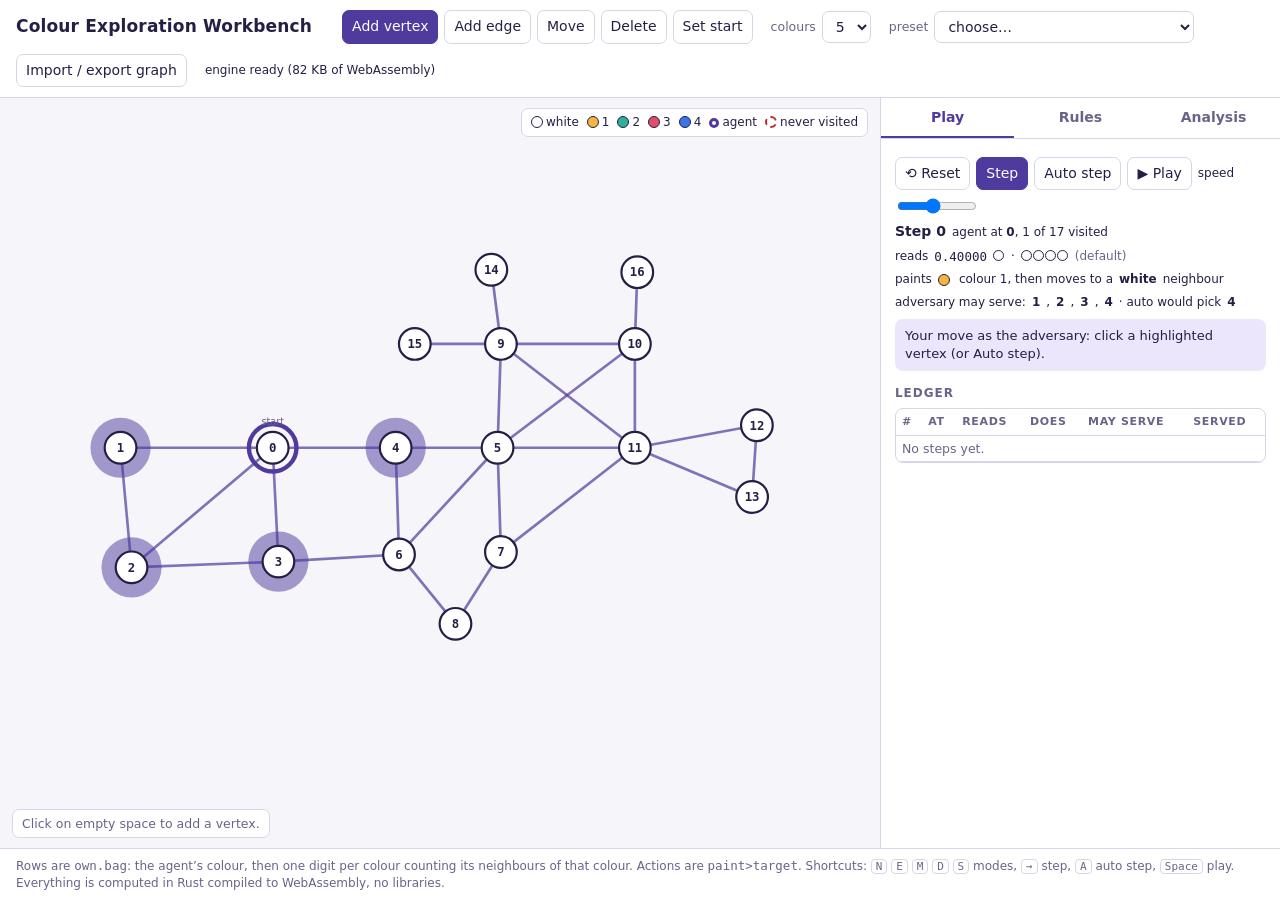
<file: workbench.html>
<!doctype html>
<html lang="en">
<head>
<meta charset="utf-8">
<meta name="viewport" content="width=device-width, initial-scale=1">
<title>Colour Exploration Workbench</title>
<style>
:root{
  --paper:#f6f5fa; --surface:#ffffff; --ink:#241f45; --soft:#6a6389; --rule:#d9d5e8; --pen:#4f3a9e; --pen-soft:#ebe6fb;
  --good:#1f7a55; --good-bg:#e3f3eb; --bad:#b42b2b; --bad-bg:#f9e4e4; --warn:#8a6400; --warn-bg:#f7efd6;
  --c0:#ffffff; --c1:#f4b63e; --c2:#2faf9b; --c3:#e04e67; --c4:#3d74e6; --c5:#8e5ad6;
  --mono:ui-monospace,Menlo,Consolas,monospace; --body:system-ui,-apple-system,"Segoe UI",Roboto,Helvetica,Arial,sans-serif;
}
@media (prefers-color-scheme: dark){:root{
  --paper:#141126; --surface:#1c1833; --ink:#ece9f7; --soft:#a9a2c6; --rule:#372f5a; --pen:#b39dff; --pen-soft:#2a2350;
  --good:#5bcb92; --good-bg:#173226; --bad:#f07070; --bad-bg:#3a1c22; --warn:#e3b341; --warn-bg:#3a3016;
}}
*{box-sizing:border-box}
html,body{height:100%}
body{margin:0;background:var(--paper);color:var(--ink);font-family:var(--body);font-size:14px;line-height:1.4;display:flex;flex-direction:column}
header{display:flex;flex-wrap:wrap;align-items:center;gap:10px 18px;padding:10px 16px;border-bottom:1px solid var(--rule);background:var(--surface)}
header h1{font-size:17px;margin:0 12px 0 0;font-weight:600;letter-spacing:.01em}
.group{display:flex;align-items:center;gap:6px}
.group label{color:var(--soft);font-size:12.5px}
button,select,input[type=text],input[type=number],textarea{font:inherit;color:var(--ink);background:var(--surface);border:1px solid var(--rule);border-radius:7px;padding:6px 9px}
button{cursor:pointer}
button:hover{background:var(--pen-soft)}
button[aria-pressed="true"],button.primary{background:var(--pen);border-color:var(--pen);color:#fff}
button:disabled{opacity:.45;cursor:default}
button:focus-visible,select:focus-visible,input:focus-visible{outline:2px solid var(--pen);outline-offset:2px}
main{flex:1;display:grid;grid-template-columns:minmax(0,1fr) 400px;gap:0;min-height:0}
@media (max-width:980px){main{grid-template-columns:1fr}}
#stage{position:relative;background:var(--paper);min-height:420px}
#stage svg{width:100%;height:100%;display:block;touch-action:none}
#hint{position:absolute;left:12px;bottom:10px;font-size:12.5px;color:var(--soft);background:var(--surface);border:1px solid var(--rule);border-radius:7px;padding:5px 9px;max-width:70%}
#legend{position:absolute;right:12px;top:10px;display:flex;gap:8px;flex-wrap:wrap;font-size:12px;background:var(--surface);border:1px solid var(--rule);border-radius:7px;padding:5px 9px}
.sw{display:inline-block;width:12px;height:12px;border-radius:50%;border:1.5px solid var(--ink);vertical-align:-2px;margin-right:3px}
aside{border-left:1px solid var(--rule);background:var(--surface);display:flex;flex-direction:column;min-height:0}
@media (max-width:980px){aside{border-left:0;border-top:1px solid var(--rule)}}
.tabs{display:flex;border-bottom:1px solid var(--rule)}
.tabs button{flex:1;border:0;border-radius:0;background:transparent;padding:10px 6px;font-weight:600;color:var(--soft)}
.tabs button[aria-selected="true"]{color:var(--pen);box-shadow:inset 0 -2px 0 var(--pen);background:transparent}
.panel{display:none;padding:12px 14px;overflow:auto;flex:1}
.panel.active{display:block}
.panel h2{font-size:12px;letter-spacing:.08em;text-transform:uppercase;color:var(--soft);margin:14px 0 6px}
.panel h2:first-child{margin-top:0}
.row{display:flex;flex-wrap:wrap;gap:6px;align-items:center;margin:6px 0}
.mono{font-family:var(--mono);font-size:12.5px}
.note{color:var(--soft);font-size:12.5px;margin:4px 0}
.banner{border-radius:8px;padding:8px 10px;margin:8px 0;font-size:13px}
.banner.good{background:var(--good-bg);color:var(--good)}
.banner.bad{background:var(--bad-bg);color:var(--bad)}
.banner.warn{background:var(--warn-bg);color:var(--warn)}
.banner.neutral{background:var(--pen-soft);color:var(--ink)}
table{border-collapse:collapse;width:100%;font-size:12.5px}
th{text-align:left;color:var(--soft);font-weight:600;font-size:11px;letter-spacing:.06em;text-transform:uppercase;padding:5px 6px;border-bottom:1px solid var(--rule)}
td{padding:4px 6px;border-bottom:1px solid var(--rule);vertical-align:middle;white-space:nowrap}
tr.cur td{background:var(--pen-soft)}
tr.cycle td:first-child{box-shadow:inset 3px 0 0 var(--bad)}
td select{padding:2px 4px}
textarea{width:100%;min-height:90px;font-family:var(--mono);font-size:12px}
.chips i{display:inline-block;width:11px;height:11px;border-radius:50%;border:1px solid var(--ink);margin-right:1px;vertical-align:-1px}
#ledgerwrap{max-height:260px;overflow:auto;border:1px solid var(--rule);border-radius:8px}
.small{font-size:12px}
.node.option{cursor:pointer}
.node.option .halo{animation:pulse 1.1s ease-in-out infinite}
@keyframes pulse{0%,100%{opacity:.35}50%{opacity:.85}}
@media (prefers-reduced-motion:reduce){.node.option .halo{animation:none;opacity:.7}}
.footer{padding:8px 16px;border-top:1px solid var(--rule);color:var(--soft);font-size:12px;background:var(--surface)}
kbd{font-family:var(--mono);font-size:11px;border:1px solid var(--rule);border-radius:4px;padding:0 4px}
</style>
</head>
<body>
<header>
  <h1>Colour Exploration Workbench</h1>
  <div class="group" role="group" aria-label="Drawing mode">
    <button type="button" data-mode="node" aria-pressed="true" title="Click empty space to add a vertex (N)">Add vertex</button>
    <button type="button" data-mode="edge" aria-pressed="false" title="Click two vertices to join them (E)">Add edge</button>
    <button type="button" data-mode="move" aria-pressed="false" title="Drag vertices (M)">Move</button>
    <button type="button" data-mode="delete" aria-pressed="false" title="Click a vertex or an edge to remove it (D)">Delete</button>
    <button type="button" data-mode="start" aria-pressed="false" title="Click a vertex to make it the start (S)">Set start</button>
  </div>
  <div class="group"><label for="k">colours</label><select id="k"><option>2</option><option>3</option><option>4</option><option selected>5</option><option>6</option></select></div>
  <div class="group"><label for="preset">preset</label><select id="preset"><option value="">choose…</option><option value="sketch1">Sketch I (17)</option><option value="sketch2">Sketch II (14)</option><option value="paw">paw + pendant (k=2 killer)</option><option value="c4p">C4 with two pendants</option><option value="ladder4">ladder L4 with corner pendants</option><option value="clear">empty canvas</option></select></div>
  <div class="group"><button type="button" id="b-import-graph">Import / export graph</button></div>
  <div class="group small" id="wasm-status">loading engine…</div>
</header>

<main>
  <div id="stage">
    <svg id="svg" viewBox="0 0 1000 640" role="img" aria-label="graph canvas"></svg>
    <div id="legend"></div>
    <div id="hint">Click on empty space to add a vertex.</div>
  </div>
  <aside>
    <div class="tabs" role="tablist">
      <button type="button" role="tab" data-tab="play" aria-selected="true">Play</button>
      <button type="button" role="tab" data-tab="rules" aria-selected="false">Rules</button>
      <button type="button" role="tab" data-tab="analysis" aria-selected="false">Analysis</button>
    </div>

    <section class="panel active" id="panel-play">
      <div class="row">
        <button type="button" id="b-reset" title="Back to the start position">⟲ Reset</button>
        <button type="button" id="b-step" class="primary" title="One step; you choose when several neighbours carry the target colour">Step</button>
        <button type="button" id="b-auto" title="One step, the automatic adversary choosing">Auto step</button>
        <button type="button" id="b-play" title="Keep auto-stepping">▶ Play</button>
        <label class="small" for="speed">speed</label><input type="range" id="speed" min="1" max="10" value="5" style="width:80px">
      </div>
      <div id="playstatus"></div>
      <h2>Ledger</h2>
      <div id="ledgerwrap"><table id="ledger"><thead><tr><th>#</th><th>at</th><th>reads</th><th>does</th><th>may serve</th><th>served</th></tr></thead><tbody></tbody></table></div>
    </section>

    <section class="panel" id="panel-rules">
      <h2>Undefined rows</h2>
      <div class="row"><label for="default" class="small">answered by</label>
        <select id="default">
          <option value="none">nothing (ask me)</option>
          <option value="sigma">σ* = sweep(c0,t4,p0)</option>
          <option value="sweep">sweep(c,t,p)…</option>
          <option value="flipsweep4">flipsweep4 (k≥4)</option>
          <option value="flipsweep4b">flipsweep4b (k≥4)</option>
          <option value="flipsweep5">flipsweep5 (k≥5)</option>
          <option value="flipsweep5d">flipsweep5d (k≥5)</option>
          <option value="eat3">eat3 (k≥3)</option>
          <option value="chase3">chase3 (k≥3)</option>
          <option value="chasewhite">chase white, else stay</option>
        </select>
        <span id="sweepparams" hidden>c <select id="sw-c"></select> t <select id="sw-t"></select> p <select id="sw-p"></select></span>
      </div>
      <p class="note">Rows you define below always win over the default. With “nothing”, the first undefined row the agent reads stops the play and asks you for its action, so a rule can be built while playing.</p>
      <h2>Defined rows <span id="rowcount" class="small"></span></h2>
      <div class="row"><input type="text" id="newrow" class="mono" placeholder="row, e.g. 1.2010" size="12"> paint <select id="newpaint"></select> target <select id="newtarget"></select> <button type="button" id="b-addrow">Add</button></div>
      <div id="tablewrap"><table id="rules"><thead><tr><th>row</th><th>bag</th><th>paint</th><th>target</th><th></th></tr></thead><tbody></tbody></table></div>
      <h2>Import / export</h2>
      <p class="note">One <span class="mono">row paint&gt;target</span> per line, the engine’s <span class="mono">rule_final.txt</span> format; lines starting with <span class="mono">#</span> are ignored.</p>
      <textarea id="tabletext" spellcheck="false"></textarea>
      <div class="row"><button type="button" id="b-table-import">Replace table with text</button><button type="button" id="b-table-export">Text from table</button><button type="button" id="b-table-clear">Clear table</button></div>
    </section>

    <section class="panel" id="panel-analysis">
      <h2>All adversarial executions</h2>
      <p class="note">The exact game enumerates every position the adversary can reach under the rule. “Explores” means no adversarial execution leaves a vertex unvisited; “fails” comes with one trapping execution you can replay.</p>
      <div class="row"><label class="small" for="cap">position cap</label><input type="number" id="cap" value="1000000" min="1000" max="12000000" step="100000" style="width:120px"><button type="button" id="b-exact" class="primary">Search all executions</button><button type="button" id="b-cancel" disabled>Cancel</button></div>
      <h2>Quick adversary walks</h2>
      <div class="row"><label class="small" for="walks">random walks</label><input type="number" id="walks" value="64" min="0" max="100000" style="width:90px"><button type="button" id="b-walks">Run walks</button></div>
      <div id="analysis"></div>
    </section>
  </aside>
</main>
<div class="footer">Rows are <span class="mono">own.bag</span>: the agent’s colour, then one digit per colour counting its neighbours of that colour. Actions are <span class="mono">paint&gt;target</span>. Shortcuts: <kbd>N</kbd> <kbd>E</kbd> <kbd>M</kbd> <kbd>D</kbd> <kbd>S</kbd> modes, <kbd>→</kbd> step, <kbd>A</kbd> auto step, <kbd>Space</kbd> play. Everything is computed in Rust compiled to WebAssembly, no libraries.</div>

<dialog id="graphdialog" style="border:1px solid var(--rule);border-radius:10px;background:var(--surface);color:var(--ink);max-width:560px;width:90%">
  <h3 style="margin:0 0 8px;font-size:15px">Graph as text</h3>
  <p class="note">Format <span class="mono">n start u-v,u-v,…</span> with vertices <span class="mono">0…n−1</span>. Imported vertices are laid out on a circle; drag them afterwards.</p>
  <textarea id="graphtext" spellcheck="false" style="min-height:70px"></textarea>
  <div class="row" style="justify-content:flex-end"><button type="button" id="b-graph-close">Close</button><button type="button" id="b-graph-apply" class="primary">Import</button></div>
</dialog>

<script>
const WASM_B64 = "AGFzbQEAAAABgAESYAN/f38BfmACf38AYAN/f38Bf2ACf38Bf2ADf39/AGAEf39/fwBgBX9/f39/AGAGf39/f39/AGABfwBgBX9/fn5/AGAGf39+fn9/AGAGf39/f35/AGAEf39/fwF/YAF/AX9gAABgBn9/f39/fwF/YAV/f39/fwF/YAR/fn5/[base64]/AUGAgMAACwcwBQZtZW1vcnkCAAVhbGxvYwB7B2RlYWxsb2MAfAtmcmVlX3Jlc3VsdAB9A3J1bgB+CUkBAEEBCyY71AHRAVu/AcwBba8B1QFEP0VARkGPAYYBqAGnAawBpgGlAaMBpAGHAaIBqgGpAasBoQGgAbIBuwG6AbwBuQHAAdABCpHiBNoBwAUBCH8gASACaiEDQQAhBAJAAkACQCACDQAgASECQQAhBQwBCyABIQIDQCAEIQUCQAJAIAIiBCwAACIGQX9MDQAgBEEBaiECIAZB/wFxIQYMAQsgBC0AAUE/cSECIAZBH3EhBwJAIAZBX0sNACAHQQZ0IAJyIQYgBEECaiECDAELIAJBBnQgBC0AAkE/cXIhAgJAIAZBcE8NACACIAdBDHRyIQYgBEEDaiECDAELIAJBBnQgBC0AA0E/cXIgB0ESdEGAgPAAcXIhBiAEQQRqIQILIAIgBGsgBWohBAJAIAZBd2pBBUkNACAGQSBGDQAgBkGFAUkNAgJAAkAgBkEIdiIHQR9KDQAgB0UNASAHQRZHDQQgBkGALUcNBAwCCwJAIAdBIEYNACAHQTBHDQQgBkGA4ABHDQQMAgsgBkH/AXEtAKWgwIAAQQJxRQ0DDAELIAZB/wFxLQCloMCAAEEBcUUNAgsgAiADRw0AC0EAIQVBACEEDAELIAIgA0YNAANAAkAgAyIHQX9qIgMsAAAiBkF/Sg0AAkACQCAHQX5qIgMtAAAiCMAiCUFASA0AIAhBH3EhCAwBCwJAAkAgB0F9aiIDLQAAIgjAIgpBQEgNACAIQQ9xIQgMAQsgB0F8aiIDLQAAQQdxQQZ0IApBP3FyIQgLIAhBBnQgCUE/cXIhCAsgCEEGdCAGQT9xciEGCwJAIAZBd2pBBUkNACAGQSBGDQACQCAGQYUBSQ0AAkACQAJAIAZBCHYiCEEfSg0AIAhFDQEgCEEWRw0DIAZBgC1GDQQMAwsgCEEgRg0BIAhBMEcNAiAGQYDgAEYNAwwCCyAGQf8BcS0ApaDAgABBAXFFDQEMAgsgBkH/AXEtAKWgwIAAQQJxDQELIAQgAmsgB2ohBAwCCyACIANHDQALCyAAIAQgBWs2AgQgACABIAVqNgIAC74BAQZ/AkADQCACIgRFDQECQCABIARqIgVBf2oiAiwAACIGQX9KDQACQAJAIAVBfmoiAi0AACIHwCIIQUBIDQAgB0EfcSEFDAELAkACQCAFQX1qIgItAAAiB8AiCUFASA0AIAdBD3EhBQwBCyAFQXxqIgItAABBB3FBBnQgCUE/cXIhBQsgBUEGdCAIQT9xciEFCyAFQQZ0IAZBP3FyIQYLIAIgAWshAiAGIANGDQALCyAAIAQ2AgQgACABNgIAC8sCAQd/I4CAgIAAQSBrIgQgASACaiIFNgIUIAQgAjYCDCAEIAE2AgggBCADKQIANwMAQQAhBgJAIAJFDQAgASEDA0AgBCADQQFqIgc2AhACQCADLQAAIgjAQX9KDQAgBCADQQJqIgc2AhAgAy0AAUE/cSEJIAhBH3EhCgJAIAhB3wFLDQAgCkEGdCAJciEIDAELIAQgA0EDaiIHNgIQIAlBBnQgAy0AAkE/cXIhCQJAIAhB8AFPDQAgCSAKQQx0ciEIDAELIAQgA0EEaiIHNgIQIAlBBnQgAy0AA0E/cXIgCkESdEGAgPAAcXIhCAsgBCAHIANrIAZqIgk2AhhBACEDA0AgA0EIRg0CIAQgA2ohCiADQQRqIQMgCigCACAIRw0ACyAJIQYgByEDIAcgBUcNAAsgAiEGCyAAIAIgBms2AgQgACABIAZqNgIAC9UCAQd/I4CAgIAAQSBrIgQgASACaiIFNgIYIAQgAjYCECAEIAE2AgwgBCADKAIINgIIIAQgAykCADcDAEEAIQYCQCACRQ0AIAEhAwNAIAQgA0EBaiIHNgIUAkAgAy0AACIIwEF/[base64]/[base64]/gICAACECDAELIAQgAxCCgYCAACECCwJAIAINACAAIAQ2AgggACADNgIEDAELIAAgAjYCCCAAIAE2AgRBACEDDAELQQEhAwsgACADNgIAC4gBAQR/I4CAgIAAQRBrIgMkgICAgABBACEEIANBDGohBQJAAkAgAkUNACAAKAIAIgZFDQAgAyABNgIMIAYgAmwhBCAAKAIEIQIgA0EIaiEFDAELCyAFIAQ2AgACQCADKAIMIgRFDQAgAygCCCIFRQ0AIAIgBSAEEICBgIAACyADQRBqJICAgIAAC7MKAwJ/[base64]/[base64]/[base64]/[base64]/AgAAQvoGAgAAAC0H4mMCAAEETQbSPwIAAEL6BgIAAAAtB+JjAgABBE0G0j8CAABC+gYCAAAALQfiYwIAAQRNBtI/AgAAQvoGAgAAAC0H4mMCAAEETQbSPwIAAEL6BgIAAAAtB+JjAgABBE0G0j8CAABC+gYCAAAALQfiYwIAAQRNBtI/AgAAQvoGAgAAAC0H4mMCAAEETQbSPwIAAEL6BgIAAAAtB+JjAgABBE0G0j8CAABC+gYCAAAALQfiYwIAAQRNBtI/AgAAQvoGAgAAAC0H4mMCAAEETQbSPwIAAEL6BgIAAAAsgACAFKQIINwIAIAAgCSAMazYCCAsgBUEgaiSAgICAAAviBwYFfwF+A38BfgF/AX4jgICAgABB0ABrIgUkgICAgAAgBSADNgIcIAEoAgwhBiAFIAVBHGo2AiACQAJAAkAgBiACaiIDIAZJDQACQAJAIAMgASgCBCICIAJBAWpBA3ZBB2wgAkEISRsiAkEBdk0NAAJAAkAgAkEBaiICIAMgAiADSxsiA0EPSQ0AIANB/////wFLDQVBfyADQQN0QQduQX9qZ3ZBAWohAwwBC0EEIANBCHFBCGogA0EESRshAwsgBUHAAGogA0EwQRAgAyAEEIqAgIAAIAUoAkghByAFKAJEIQggBSgCQCIJRQ0EIAFBEGohAyAFKAJMIQICQCAIQQlqIgRFDQAgCUH/ASAE/AsACyAFIAI2AjwgBSAHNgI4IAUgCDYCNCAFIAk2AjAgBUKwgICAgAI3AiggBSADNgIkQQAhBEEAIQMCQCAGRQ0AIAEoAgAiAikDAEJ/hUKAgYKEiJCgwIB/gyEKQQAhAwNAAkAgCkIAUg0AA0AgA0EIaiEDIAJBCGoiAikDAEKAgYKEiJCgwIB/[base64]/gyIOQgBSDQBBCCEPA0AgDCAPaiEMIA9BCGohDyAJIAwgCHEiDGopAABCgIGChIiQoMCAf4MiDlANAAsLIApCf3whEAJAIAkgDnqnQQN2IAxqIAhxIgxqLAAAQQBIDQAgCSkDAEKAgYKEiJCgwIB/[base64]/[base64]/IAAoAgAhBAJAAkAgACgCBCIFQQFqIgYNAAJAIAZFDQAgBEEIaiAEIAb8CgAAC0F/IQdBACEIDAELIAZBA3YgBkEHcUEAR2ohCCAEIQcDQCAHIAcpAwAiCUJ/hUIHiEKBgoSIkKDAgAGDIAlC//79+/fv37//[base64]/gyIJUA0ACwsCQCAEIAl6p0EDdiACaiAIcSICaiwAAEEASA0AIAQpAwBCgIGChIiQoMCAf4N6p0EDdiECCwJAIAIgBmsgByAGa3MgCHFBCEkNACAEIAJqIgYtAAAhDSAGIAxBGXYiDDoAACAAKAIAIAJBeGogCHFqQQhqIAw6AAAgBCADIAJBf3NsaiEIAkAgDUH/AUcNACAAKAIEIQYgACgCACAHakH/[base64]/AX4jgICAgABB0ABrIgUkgICAgAAgBSADNgIcIAEoAgwhBiAFIAVBHGo2AiACQAJAAkAgBiACaiIDIAZJDQACQAJAIAMgASgCBCICIAJBAWpBA3ZBB2wgAkEISRsiAkEBdk0NAAJAAkAgAkEBaiICIAMgAiADSxsiA0EPSQ0AIANB/////wFLDQVBfyADQQN0QQduQX9qZ3ZBAWohAwwBC0EEIANBCHFBCGogA0EESRshAwsgBUHAAGogA0EwQRAgAyAEEIqAgIAAIAUoAkghByAFKAJEIQggBSgCQCIJRQ0EIAFBEGohAyAFKAJMIQICQCAIQQlqIgRFDQAgCUH/ASAE/AsACyAFIAI2AjwgBSAHNgI4IAUgCDYCNCAFIAk2AjAgBUKwgICAgAI3AiggBSADNgIkQQAhBEEAIQMCQCAGRQ0AIAEoAgAiAikDAEJ/hUKAgYKEiJCgwIB/gyEKQQAhAwNAAkAgCkIAUg0AA0AgA0EIaiEDIAJBCGoiAikDAEKAgYKEiJCgwIB/[base64]/gyIOQgBSDQBBCCEPA0AgDCAPaiEMIA9BCGohDyAJIAwgCHEiDGopAABCgIGChIiQoMCAf4MiDlANAAsLIApCf3whEAJAIAkgDnqnQQN2IAxqIAhxIgxqLAAAQQBIDQAgCSkDAEKAgYKEiJCgwIB/[base64]/AX4jgICAgABB0ABrIgUkgICAgAAgBSADNgIcIAEoAgwhBiAFIAVBHGo2AiACQAJAAkAgBiACaiIDIAZJDQACQAJAIAMgASgCBCICIAJBAWpBA3ZBB2wgAkEISRsiAkEBdk0NAAJAAkAgAkEBaiICIAMgAiADSxsiA0EPSQ0AIANB/////wFLDQVBfyADQQN0QQduQX9qZ3ZBAWohAwwBC0EEIANBCHFBCGogA0EESRshAwsgBUHAAGogA0EJQQggAyAEEIqAgIAAIAUoAkghByAFKAJEIQggBSgCQCIJRQ0EIAFBEGohAyAFKAJMIQICQCAIQQlqIgRFDQAgCUH/ASAE/AsACyAFIAI2AjwgBSAHNgI4IAUgCDYCNCAFIAk2AjAgBUKJgICAgAE3AiggBSADNgIkQQAhBEEAIQMCQCAGRQ0AIAEoAgAiAikDAEJ/hUKAgYKEiJCgwIB/gyEKQQAhAwNAAkAgCkIAUg0AA0AgA0EIaiEDIAJBCGoiAikDAEKAgYKEiJCgwIB/[base64]/[base64]/AX4DfwF+AX8BfiOAgICAAEHQAGsiBSSAgICAACAFIAM2AhwgASgCDCEGIAUgBUEcajYCIAJAAkACQCAGIAJqIgMgBkkNAAJAAkAgAyABKAIEIgIgAkEBakEDdkEHbCACQQhJGyICQQF2TQ0AAkACQCACQQFqIgIgAyACIANLGyIDQQ9JDQAgA0H/////AUsNBUF/[base64]/[base64]/[base64]/[base64]/I4CAgIAAQRBrIgUkgICAgAAgBUEIaiAAIAEgAiADIAQQtICAgAACQCAFKAIIIgRBf0YNACAEIAUoAgwQtIGAgAAACyAFQRBqJICAgIAAC/sFAQt/[base64]/gICAACILRQ0CIAtB7uqx4wY2AAAgAkEENgJYIAIgCzYCVCACQQQ2AlACQAJAIApBAXFFDQAgAkEIaiAJIAJBjQFqQQMQxYGAgAAgAigCCCEMIAJB3ABqIAIoAgwiC0EAQQFBARCGgICAACACKAJgIQkgAigCXEEBRg0FIAIoAmQhCgJAIAtFDQAgC0UNACAKIAwgC/[base64]/aiIIDQALCyAEIAM2AgAgAkGQAWokgICAgAAPC0EBQQQQtIGAgAAACyAJIAIoAmQQtIGAgAAAC4MBAQR/[base64]/[base64]/I4CAgIAAQSBrIgIkgICAgAAgAEEIaiEDAkAgASgCDCABKAIEayIEIAAoAgAgACgCCCIFa00NACAAIAUgBEEQQTAQk4CAgAAgACgCCCEFCyACIAAoAgQ2AhQgAiAFNgIQIAIgAzYCDCACIAEpAhA3AhggASACQQxqEJqAgIAAIAJBIGokgICAgAALjgIDCH8CfgF/[base64]/wFxQQJGDQMgA0EBcQ0DIAEpA0giBSABKQNAIgZUDQMgBSAGfSIFQv////8PWA0BQQAhAyACQQRqIQcMAgsgA0EBcQ0EIAEpA0giBSABKQNAIgZUDQQCQAJAIAUgBn0iBUL/////[base64]/[base64]/IAEtAB0hAiABKAIYIQMgASgCECEEIAEoAgQhBSABLQAcIQYgASgCFCEHIAEoAgghCCABKAIAIQkCQANAIAkhCkEAIQsCQCACQQFxRQ0ADAILAkACQCAEIAdGDQADQCADIQwCQAJAIAQiAywAACICQX9MDQAgA0EBaiEEIAJB/wFxIQIMAQsgAy0AAUE/cSEEIAJBH3EhCQJAIAJBX0sNACAJQQZ0IARyIQIgA0ECaiEEDAELIARBBnQgAy0AAkE/cXIhBAJAIAJBcE8NACAEIAlBDHRyIQIgA0EDaiEEDAELIARBBnQgAy0AA0E/cXIgCUESdEGAgPAAcXIhAiADQQRqIQQLIAQgA2sgDGohAwJAAkACQCACQXdqIglBF0sNAEEBIAl0QZ+AgARxDQELIAJBhQFJDQECQAJAAkAgAkEIdiIJQR9KDQAgCUUNASAJQRZHDQQgAkGALUcNBAwDCyAJQSBGDQEgCUEwRw0DIAJBgOAARw0DDAILIAJB/wFxLQCloMCAAEEBcQ0BDAILIAJB/[base64]/[base64]/wFxQQpJGyEFQQAhBAwECyACQQFqIQIgA0F/aiEDIAVB/wFxIAZB/[base64]/[base64]/IAEtAAQhAiABKAIAIQMgAS0ABUH/AXEhBAJAA0AgAiIBQf8BcSAETw0BIAFBAWohAiADKAIAIAF2QQFxRQ0AAkAgACgCCCIFIAAoAgBHDQAgACAFQQFBAUEBEJOAgIAACyAAIAVBAWo2AgggACgCBCAFaiABOgAADAALCwvBAQEGfyABLQAFIQIgAS0ABCEDIAEoAgAhBAJAA0AgA0H/[base64]/ajYCAAwBCwsgAkEQaiSAgICAAAtKAQJ/[base64]/[base64]/aiIBDQALCwsdACAAQQRBBBCHgICAACAAQQxqQQFBAhCHgICAAAtVAQJ/[base64]/AoAAAsgACAEIANqNgIIC+8BAQJ/[base64]/[base64]/aiEFA0AgBCACNgIAIARBBGohBCAFQX9qIgUNAAsgAyABakF/[base64]/[base64]/AYOFQpWViLnytrC+0QB+QgWJIAYoAiAiEq2FQpWViLnytrC+0QB+IhOncSEGIBNCGYhC/wCDQoGChIiQoMCAAX4hFEEAIRUgBEH/AXEhFgNAAkAgCyAGaikAACIXIBSFIhNCf4UgE0L//fv379+//358g0KAgYKEiJCgwIB/gyITUA0AA0ACQCAQIAtBACATeqdBA3YgBmogDHFrQTBsaiIEQVBqIhgpAwCFIBEgGCkDCIWEQgBSDQAgFiAEQWRqLQAARw0AIBIgBEFgaigCAEYNBQsgE0J/[base64]/[base64]/[base64]/I4CAgIAAQTBrIgMkgICAgAAQg4GAgABBASEEAkACQAJAAkBBAUEBEP+AgIAAIgVFDQAgBUEiOgAAIANBATYCFCADIAU2AhAgA0EBNgIMQQEhBiACRQ0CIAEgAmohBkEBIQQDQAJAAkAgASwAACICQX9MDQAgAUEBaiEBIAJB/wFxIQIMAQsgAS0AAUE/cSEHIAJBH3EhCAJAIAJBX0sNACAIQQZ0IAdyIQIgAUECaiEBDAELIAdBBnQgAS0AAkE/cXIhBwJAIAJBcE8NACAHIAhBDHRyIQIgAUEDaiEBDAELIAdBBnQgAS0AA0E/[base64]/cUGAf3IhCgJAIAJB//8DSw0AIAggCToAAiAIIAo6AAEgCCALQeABcjoAAAwDCyAIIAk6AAMgCCAKOgACIAggC0E/[base64]/gEBBH8jgICAgABBIGsiAiSAgICAAAJAAkACQAJAIAFB/wFxQf8BRw0AEIOBgIAAQQJBARD/gICAACIBRQ0CIABBAjYCCCAAIAE2AgQgAEECNgIAIAFBreIAOwAADAELIAJBCGogASACQRFqQQMQxYGAgAAgAigCCCEDIAJBFGogAigCDCIBQQBBAUEBEIaAgIAAIAIoAhghBCACKAIUQQFGDQIgAigCHCEFAkAgAUUNACABRQ0AIAUgAyAB/AoAAAsgACABNgIIIAAgBTYCBCAAIAQ2AgALIAJBIGokgICAgAAPC0EBQQIQtIGAgAAACyAEIAIoAhwQtIGAgAAAC9cBAQF/[base64]/[base64]/AXFBK0YiAmohAQJAAkAgBSACayIFQQNJDQBBACECA0AgBUUhBCAFRQ0DIAEtAAAhBgJAAkAgAkH/AXFBCmwiAkEIdg0AIAZBUGoiBkEKSQ0BDAQLQQJBASAGQVBqQf8BcUEKSRshAkEAIQQMBAsgAUEBaiEBIAVBf2ohBSACQf8BcSAGQf8BcWoiAkH/AXEgAkYNAAtBAiECDAILAkAgBQ0AQQEhBEEAIQIMAgsgBUEBRiEGQQAhAgNAIAEtAABBUGoiBUEKSSEEIAVBCUsNASABQQFqIQEgAkEKbCAFaiECIAZBAXEhBUEBIQYgBUUNAAwCCwtBASECCyAAIAI6AAEgACAEOgAAIANBIGokgICAgAALQgEBfwJAIAFB/[base64]/AX4BfwJ+AX8BfgN/An4GfwJ+I4CAgIAAQeACayIEJICAgIAAIAEtABghBSAEQgA3AyggBEIANwMgIAQgAS0AGSIGOgA0IARBASAGdDYCMBCDgYCAAAJAAkACQAJAQSBBEBD/gICAACIHRQ0AIAcgBCkDODcDGCAHIAQpAzA3AxAgByAEKQMoNwMIIAcgBCkDIDcDACAEQQE2AlQgBCAHNgJQIARBATYCTCAEQQApAvCAwIAANwNgIARBACkC6IDAgAA3A1ggBEEYaiAEQdgAaiAEQSBqQQAQyICAgAAQg4GAgAACQEEEQQQQ/4CAgAAiCEUNACAIQQA2AgAgBEEBNgJ0IAQgCDYCcCAEQQE2AmwQg4GAgAACQEEEQQQQ/4CAgAAiBkUNAEF/[base64]/wFxQQJGDQAgBEGgAmogASAEQZABaiAFQf///[base64]///8HcSITQQh2IAVB/[base64]/[base64]/wCDQoGChIiQoMCAAX4hHEEAIR0gBCgCWCEYA0ACQCAYIBRqKQAAIh4gHIUiG0J/hSAbQv/9+/fv37//fnyDQoCBgoSIkKDAgH+DIhtQDQADQAJAIBkgGEEAIBt6p0EDdiAUaiALcWtBMGxqIhpBUGoiFykDAIUgECAXKQMIhYRCAFINACAVQf8BcSAaQWRqLQAARw0AIBYgGkFgaigCAEYNBQsgG0J/[base64]/[base64]/[base64]/[base64]/wCDQoGChIiQoMCAAX4hGUEAIQ8gBCgCkAIhFANAAkAgFCAFaikAACIbIBmFIhBCf4UgEEL//fv379+//358g0KAgYKEiJCgwIB/gyIQUA0AAkADQCAGIBQgEHqnQQN2IAVqIBVxQQN0ayIWQXhqKAIARg0BIBBCf3wgEIMiEFANAgwACwsCQAJAIAYgEU8NACAWQXxqKAIAIRQgGiAGQQV0aigCECEGEIOBgIAAQQpBARD/[base64]/AXFBAkYNAiAEQZABaiABIARBoAJqIAVB////[base64]/wGDhUKVlYi58rawvtEAfkIFiSAFKAIgIgqthUKVlYi58rawvtEAfiIQp3EhFCAQQhmIQv8Ag0KBgoSIkKDAgAF+IRlBACESA0ACQCAPIBRqKQAAIhsgGYUiEEJ/hSAQQv/9+/fv37//fnyDQoCBgoSIkKDAgH+DIhBQDQADQAJAIBwgD0EAIBB6p0EDdiAUaiANcWtBMGxqIhZBUGoiFykDAIUgHiAXKQMIhYRCAFINACATQf8BcSAWQWRqLQAARw0AIAogFkFgaigCAEYNBQsgEEJ/fCAQgyIQUEUNAAsLIBsgG0IBhoNCgIGChIiQoMCAf4NQRQ0BIBQgEkEIaiISaiANcSEUDAALC0GUm8CAAEEWQcCSwIAAEM6BgIAAAAsgFkFwaigCACIUIAdPDQYgGCAUai0AAA0AAkAgJkH/[base64]/AXFBAkYNAiAEQZABaiABIARBoAJqIAVB////[base64]/wGDhUKVlYi58rawvtEAfkIFiSAFKAIgIhithUKVlYi58rawvtEAfiIbp3EhBSAbQhmIQv8Ag0KBgoSIkKDAgAF+IRxBACEIIAQoAlghFQNAAkAgFSAFaikAACIeIByFIhtCf4UgG0L//fv379+//358g0KAgYKEiJCgwIB/gyIbUA0AA0ACQCAiIBVBACAbeqdBA3YgBWogDXFrQTBsaiIWQVBqIhMpAwCFICMgEykDCIWEQgBSDQAgB0H/[base64]/[base64]/AX4CfwJ+BH8BfgJ/I4CAgIAAQRBrIgQkgICAgAAgAikDACIFQpWViLnytrC+0QB+QgWJIAIpAwgiBoVClZWIufK2sL7RAH5CBYkgAi0AFCIHrUL/AYOFQpWViLnytrC+0QB+QgWJIAIoAhAiCK2FQpWViLnytrC+0QB+IQkCQCABKAIIDQAgBEEIaiABQQEgAUEQakEBEI2AgIAACyABKAIEIgogCadxIQsgCUIZiCIMQv8Ag0KBgoSIkKDAgAF+IQ0gASgCACEOIAdB/wFxIQ9BACEQQQAhEQJAAkADQAJAIA4gC2opAAAiEiANhSIJQn+FIAlC//379+/fv/[base64]/[base64]/AEBAn8jgICAgABBMGsiBSSAgICAACAFQQA7ASwgBUEANgIoAkAgASgCCCIGIARB/wFxIgRNDQACQAJAIAEoAgQgBEECdCIGaigCACIBRQ0AA0AgBUEQaiACIAMgAWhBAnQQ2YGAgAAgBSgCEEEPcSIEQQZPDQIgBUEoaiAEaiIEIAQtAABBAWo6AAAgAUF/aiABcSIBDQALCyAFIAIgAyAGQfwAcRDZgYCAACAAIAUoAig2AAAgACAFLwEsOwAEIAAgBSgCAEEPcToABiAFQTBqJICAgIAADwsgBEEGQeiYwIAAEMSBgIAAAAsgBCAGQYSZwIAAEMSBgIAAAAvyAwcCfwJ+BH8BfgF/AX4BfyOAgICAAEEQayICJICAgIAAAkACQCAAKAIQRQ0AIAIgAS0ABiIDrUL/AYNClZWIufK2sL7RAH43AwAgASACEI+AgIAAIAIpAwAiBEIZiEL/AINCgYKEiJCgwIABfiEFIAAoAggiBiAEp3EhByAAKAIEIQggA0H/AXEhCSABNQAAIAFBBGozAABCIIaEQv///////z+DIQpBACELAkADQAJAIAggB2opAAAiDCAFhSIEQn+FIARC//379+/fv/9+fINCgIGChIiQoMCAf4MiBFANAANAAkAgCSAIQQAgBHqnQQN2IAdqIAZxa0EJbGoiA0F9ai0AAEcNACAKIANBd2oiDTUAACANQQRqMwAAQiCGhFENBAsgBEJ/fCAEgyIEUEUNAAsLIAwgDEIBhoNCgIGChIiQoMCAf4NQRQ0CIAcgC0EIaiILaiAGcSEHDAALCyADQX9qLQAAIQAgA0F+ai0AACEBQQAhBwwBCwJAIAAoAgAiB0H/AXFB/wFHDQBBAiEHQQAhAAwBCyACIAc2AgxBAUECIAJBDGogASAALQAUEPeAgIAAIgBBAXEbIQcgAEH///8HcSIBQRB2IQAgAUEIdiEBCyACQRBqJICAgIAAIAFB/wFxQQh0IABBEHRyIAdyC+sCAgN/BH4jgICAgABB4ABrIgUkgICAgAAgBUEQakIPQgAgAi0AFCIGQQJ0QfwAcSIHENiBgIAAIAUgA61C/[base64]/[base64]/[base64]/I4CAgIAAQRBrIgEkgICAgAAgAUEIaiAAIAAoAgBBAUEQQSAQtICAgAACQCABKAIIIgBBf0YNACAAIAEoAgwQtIGAgAAACyABQRBqJICAgIAAC6QBAQR/I4CAgIAAQRBrIgIkgICAgAAgASgCBCEDIAJBBGogASgCCCIBQQBBBEEEEIaAgIAAIAIoAgghBAJAIAIoAgRBAUYNACACKAIMIQUgAEEANgIIIAAgBTYCBCAAIAQ2AgACQCABRQ0AAkAgAUECdCIERQ0AIAUgAyAE/[base64]/AX4CfyOAgICAAEEQayIEJICAgIAAIAKtQpWViLnytrC+0QB+IQUCQCABKAIIDQAgBEEIaiABQQEgAUEQakEBEJCAgIAACyABKAIEIgYgBadxIQcgBUIZiCIIQv8Ag0KBgoSIkKDAgAF+IQkgASgCACEKQQAhC0EAIQwCQAJAA0ACQCAKIAdqKQAAIg0gCYUiBUJ/hSAFQv/9+/fv37//[base64]/AHEiDjoAACAKIA9BeGogBnFqQQhqIA46AAAgASABKAIIIAtBAXFrNgIIIAEgASgCDEEBajYCDCAKIA9BA3RrIgFBeGogAjYCACABQXxqIAM2AgAMAQsgDkF8aiIKKAIAIQEgCiADNgIAQQEhBwsgACABNgIEIAAgBzYCACAEQRBqJICAgIAAC5cBAQJ/[base64]/[base64]/AXEhBQJAAkACQANAIAQiBkH/[base64]/[base64]/[base64]/YBAQZ/[base64]/[base64]/[base64]/An4CfwF+An8BfgJ/I4CAgIAAQcABayIGJICAgIAAIAEtABghByAGQgA3AxggBkIANwMQIAYgAS0AGSIIOgAkIAZBASAIdDYCICAGQQApAvCAwIAANwNAIAZBACkC6IDAgAA3AzggBkEANgJUIAZCgICAgMAANwJMAkACQAJAIAUNACAAQoCAgIAgNwIADAELQX9BfyAHdEF/cyAHQSBGGyEJIAZBEGpBEGohCiAEQgEgBEIBVhshCyADQf8BcSEMQQEhCEEEIQ1BACEHAkADQCAIIQMCQAJAAkAgBigCICIIIAlGDQAgBigCREUNAiAGKAI8Ig4gBikDECIPQpWViLnytrC+0QB+QgWJIAYpAxgiEIVClZWIufK2sL7RAH5CBYkgBi0AJCIRrUL/AYOFQpWViLnytrC+0QB+QgWJIAithUKVlYi58rawvtEAfiIEp3EhEiAEQhmIQv8Ag0KBgoSIkKDAgAF+IRNBACEUIAYoAjghFQNAAkAgFSASaikAACIWIBOFIgRCf4UgBEL//fv379+//358g0KAgYKEiJCgwIB/gyIEUA0AA0ACQCAPIBVBACAEeqdBA3YgEmogDnFrQTBsaiIXQVBqIhgpAwCFIBAgGCkDCIWEQgBSDQAgEUH/[base64]/[base64]/AXFBAkYNACAGQeQAaiABIAZBEGogCEH///[base64]/[base64]/[base64]/wCDQoGChIiQoMCAAX4hDSABKAIAIQ4gB0H/AXEhD0EAIRBBACERAkACQANAAkAgDiALaikAACISIA2FIglCf4UgCUL//fv379+//358g0KAgYKEiJCgwIB/gyIJUA0AA0ACQCAFIA5BACAJeqdBA3YgC2ogCnFrQTBsaiITQVBqIhQpAwCFIAYgFCkDCIWEQgBSDQAgDyATQWRqLQAARw0AIAggE0FgaigCAEYNBAsgCUJ/[base64]/4CAgAAiA0UNAyADQQApALGXwIAANwAVIANBACkArJfAgAA3ABAgA0EAKQCkl8CAADcACCADQQApAJyXwIAANwAAQR0hBAwCCxCDgYCAAEEvIQlBL0EBEP+AgIAAIgNFDQMgA0G5l8CAAEEv/AoAAEEvIQQMAQsQg4GAgABBHCEJQRxBARD/[base64]/////D1gNAUEAIQMgAkEUaiEFDAILIANBAXENAyABKQNIIgYgASkDQCIHVA0DAkACQCAGIAd9IgZC/////w9YDQBBACEDIAJBFGohBQwBCyACQQE2AhQgBqchAyACQQhqIQULIAUgAzYCACACKAIUQQFHDQIgAigCCCIDQX9GDQIgAyAEakEBaiIFIARPDQQMAgsgAkEBNgIUIAanIQMgAkEIaiEFCyAFIAM2AgAgAigCFEEBRw0AIAIoAggiA0F/[base64]/An4jgICAgABBoARrIgMkgICAgAAgA0EFOgD+AyADQQA2AoADIANCgICAgBA3AvgCIANBfjYCwAMgA0EAKQLogMCAADcC4AMgA0EAKQLwgMCAADcC6AMgA0H/AToA3AMgA0EANgKMAyADQoCAgIDAADcChAMgA0HAmgw2AvgDIANCwIS9gIAINwLwAyADQoCAgIBwNwKkAyADQQA6APwDIANBADYCmAMgA0KAgICAEDcCkAMgA0KAgICAEDcCnAMgA0F/[base64]/[base64]/[base64]/AXFBCmwiEkEIdg0fIBMtAABBUGoiFUEJSw0fIBNBAWohEyAUQX9qIRQgEkH/AXEgFUH/AXFqIhJB/[base64]//wNxRQ0eIBEvAABB48IBcyASLQAAQfAAc3JB//8DcQ0IQcCEPSESAkACQAJAIBQOAh0AAQtBwIQ9IRIgEy0AACIVQVVqDgMcARwBCyATLQAAIRULIBMgFUH/[base64]/[base64]/wFxQStGIhJqIRMgFCASayIUQQlJDQpBACESA0AgFEUNDSASrUIKfiIZQiCIpw0MIBMtAABBUGoiFUEJSw0MIBNBAWohEyAUQX9qIRQgFSAZp2oiEiAVTw0ADAwLCwJAAkAgES8AAEHj6gFzIBItAABB8gBzckH//wNxRQ0AIBEvAABB9tIBcyASLQAAQfMAc3JB//8DcUUNASARLwAAQfLeAXMgEi0AAEH3AHNyQf//A3ENGSADQYAEaiAUQQBBAUEBEIaAgIAAIAMoAoQEIRUgAygCgARBAUYNBCADKAKIBCESAkAgFEUNACAURQ0AIBIgEyAU/AoAAAsCQCADKAK0A0F/Rg0AIAdBAUEBEIeAgIAACyADIBQ2ArwDIAMgEjYCuAMgAyAVNgK0AwwZC0EAIQ5BACESQQAhFQJAAkACQCAUDgIMAAELQQEhEkEAIRUgEy0AACIRQVVqDgMLAQsBCyATLQAAIRELIBMgEUH/AXFBK0YiEmohEyAUIBJrIhRBA0kNB0EAIRIDQCAURSEVIBRFDQogEy0AACERAkACQCASQf8BcUEKbCISQQh2DQAgEUFQaiIRQQpJDQEMCwtBAkEBIBFBUGpB/wFxQQpJGyESQQAhFQwLCyATQQFqIRMgFEF/aiEUIBJB/wFxIBFB/wFxaiISQf8BcSASRg0AC0ECIRIMCQsgA0EBOwGcBEEAIQ4gA0EANgKYBCADIBMgFGo2ApQEIAMgEzYCkAQgAyAUNgKMBCADIBM2AogEIAMgFDYChAQgA0EANgKABCADQfwBaiADQYAEahDngICAACAIQQFBARCHgICAACAIIAMoAoQCNgIIIAggAykC/AE3AgAMFwsgESgAAEH0wonjBnMgEi0AAEHlAHNyRSEODBYLIBQOBQIDAwMBAwsgFSADKAKIBBC0gYCAAAALIBMoAABB7t65qwZHDQELIANB/wE6ANwDDBILAkAgEyAUEOiAgIAAIhJB/[base64]/AMMDgtBACESIBRFDQEDQCATLQAAQVBqIhVBCUsNASATQQFqIRMgFSASQQpsaiESIBRBf2oiFA0ADAILC0HAmgwhEgsgAyASNgL4AwwLC0EAIRIgFEUNAQNAIBMtAABBUGoiFUEJSw0BIBNBAWohEyAVIBJBCmxqIRIgFEF/[base64]/gMMAgsgA0GABGogFEEAQQFBARCGgICAACADKAKEBCEVAkAgAygCgARBAUYNACADKAKIBCESAkAgFEUNACAURQ0AIBIgEyAU/AoAAAsgA0H4AmpBAUEBEIeAgIAAIAMgFDYCgAMgAyASNgL8AiADIBU2AvgCDAILIBUgAygCiAQQtIGAgAAACwJAIBVBA0cNACARLwAAQeXcAXMgEUECai0AAEHkAHNyQf//[base64]/AFBAUYNAiADKAKEAiESAkAgFUUNACASIBEgFfwKAAALAkAgAygCjAMiFCADKAKEA0cNACALEOuAgIAACyADKAKIAyAUQQxsaiITIBU2AgggEyASNgIEIBMgDjYCACADIBRBAWo2AowDDAELIAwgBiAUQf///wdxIhRBCHYgFEEQdhDsgICAABoLQQEhDgwBCyAOIAMoAoQCELSBgIAAAAsgFkUNAAsLIANB9ABqIANB+AJqQYgB/AoAAAJAAkACQAJAAkACQCADLQD6ASIPQX5qQf8BcUEFSQ0AIANBhoCAgAA2AoQEIANBhJjAgAA2AoAEIANB+AJqQbaDwIAAIANBgARqELiBgIAAIAAgAygC/AIgAygCgAMQ3ICAgAAgA0H4AmpBAUEBEIeAgIAADAELIANBpAFqIQICQCADKAKkAUF/Rg0AIAMgAjYC/[base64]/[base64]///8HcSIPQRB2IRMgD0EIdiEPIBJB/[base64]/[base64]/ABxIg8Q2IGAgAAgA0EQaiASMQAAQgAgDxDYgYCAACATQQRqIRMgEkEBaiESIAMpAxggGiADKQMoQn+Fg4QhGiADKQMQIBkgAykDIEJ/hYOEIRkgAUF/aiIBDQALC0EBIAMtAJkEdCEPAkAgAygCoAEiEkUNACADKAKcASETA0BBASATLQAAIgF0QQAgASAOSRsgD3IhDyATQQFqIRMgEkF/[base64]/AIgAyADQdACajYCgAMgAyADQdwCajYC+AIgAEGehMCAACADQfgCahDwgICAACADQdwCakEBQQEQh4CAgAAgA0HoAmpBAUEBEIeAgIAADAMLQQchE0HxlcCAACESCyADIAFB////[base64]/IA50QX9zIA5BIEYbRjoA9wIgA0GJgICAADYCtAMgA0GBgICAADYCrAMgA0GBgICAADYCpAMgA0GBgICAADYCnAMgA0GCgICAADYClAMgA0GIgICAADYCjAMgA0GCgICAADYChAMgA0GBgICAADYC/[base64]/[base64]/[base64]/aiITDQALCyASQQRBDBCHgICAAAJAIAMoAqQBQX9GDQAgA0GkAWpBAUEBEIeAgIAACyADQYwBakEBQQEQh4CAgAAgA0GYAWpBAUEBEIeAgIAAIAMoArABQX9GDQEgA0GwAWohFAsgFEEBQQEQh4CAgAALIANBoARqJICAgIAAC/AXAg1/[base64]/NgIADAcLAkACQAJAIAMoAjwiAg4CCAABCyABLQAAIgRBVWoOAwcBBwELIAEtAAAhBAsgASAEQf8BcUErRiIEaiEBAkACQCACIARrIgRBA0kNAEEAIQIDQCAERQ0CIAJB/wFxQQpsIgJBCHYNCCABLQAAQVBqIgVBCUsNCCABQQFqIQEgBEF/aiEEIAJB/wFxIAVB/[base64]/AXFBK0YiBWohAQJAAkAgBCAFayIFQQNJDQBBACEEA0AgBUUNAiAEQf8BcUEKbCIEQQh2DQggAS0AAEFQaiIGQQlLDQggAUEBaiEBIAVBf2ohBSAEQf8BcSAGQf8BcWoiBEH/AXEgBEYNAAwICwsCQCAFDQBBACEEDAELIAVBAUYhBUEAIQQDQCABLQAAQVBqIgZBCUsNByABQQFqIQEgBEEKbCAGaiEEIAVBAXEhBkEBIQUgBkUNAAsLIAJB/wFxIgFFDQQgAUEgSw0EIARB/wFxIAJB/[base64]/wFxQStGIg9qIQUCQCAGIA9rIgZBA0kNAEEAIQEDQCAGRQ0DIAFB/wFxQQpsIgFBCHYNAiAFLQAAQVBqIg9BCUsNAiAFQQFqIQUgBkF/aiEGIAFB/wFxIA9B/[base64]/[base64]/wFxIgEgBUH/AXEiBUYNACABIAJB/[base64]/NgIAIANB7ABqQQFBAhCHgICAACADQeAAakEEQQQQh4CAgAAMBwsgAiADKAKAARC0gYCAAAALIAIgAygCgAEQtIGAgAAACyAAQQRqQaeawIAAQSAQ9YCAgAAgAEF/[base64]/JnAgABBKxD1gICAAAsgAEF/[base64]/[base64]/wFxQQRLDQAgAi0ACSIBQf8BcUEGSw0AIAJBPGpBBEEIEIeAgIAAIAFBGHQgBEH/AXFBEHQgA0H/[base64]/[base64]/AXEhBAwBCyAHLQABQT9xIQQgBkEfcSEBAkAgBkFfSw0AIAFBBnQgBHIhBCAHQQJqIQcMAQsgBEEGdCAHLQACQT9xciEEAkAgBkFwTw0AIAQgAUEMdHIhBCAHQQNqIQcMAQsgBEEGdCAHLQADQT9xciABQRJ0QYCA8ABxciEEIAdBBGohBwtBACEGIAhBBkYNAyAEQb9/[base64]/AXFBK0YiAWohBwJAAkAgCCABayIJQQNJDQBBACEIA0AgCUUNAkEAIQAgCEH/AXFBCmwiCEEIdg0EIActAABBUGoiCkEJSw0EIAdBAWohByAJQX9qIQlBACEGQQAhASAIQf8BcSAKQf8BcWoiCEH/[base64]/ASEADAMLQQEhAUH/ASEAIAMtAABB8wBGDQIgAy0AAEEtRg0CQQAhAEEAIQZBACEBIAMtAAAiBUFVag4DBgEGAQsgAy0AACEFCyADIAVB/wFxQStGIgFqIQMCQCAEIAFrIgRBA0kNAEEAIQUDQAJAIAQNACAFIQAgCCEGQQEhAQwHC0EAIQAgBUH/AXFBCmwiBUEIdg0EIAMtAABBUGoiB0EJSw0EIANBAWohAyAEQX9qIQRBACEGQQAhASAFQf8BcSAHQf8BcWoiBUH/[base64]/wFxQQh0IABBEHRyIAFyC1UBAX8jgICAgABBEGsiASSAgICAACABQQhqIAAgACgCAEEBQQRBDBC0gICAAAJAIAEoAggiAEF/Rg0AIAAgASgCDBC0gYCAAAALIAFBEGokgICAgAALsgUJAn8BfgJ/An4CfwF+An8BfgJ/I4CAgIAAQRBrIgQkgICAgAAgBCABLQAGIgWtQv8Bg0KVlYi58rawvtEAfjcDCCABIARBCGoQj4CAgAAgBCkDCCEGAkAgACgCCA0AIAQgAEEBIABBEGpBARCOgICAAAsgACgCBCIHIAancSEIIAZCGYgiCUL/AINCgYKEiJCgwIABfiEKIAAoAgAhCyAFQf8BcSEMIAE1AAAgAUEEajMAAEIghoRC////////P4MhDUEAIQ5BACEPAkACQANAAkAgCyAIaikAACIQIAqFIgZCf4UgBkL//fv379+//358g0KAgYKEiJCgwIB/gyIGUA0AA0ACQCAMIAtBACAGeqdBA3YgCGogB3FrQQlsaiIRQX1qLQAARw0AIA0gEUF3aiISNQAAIBJBBGozAABCIIaEUQ0ECyAGQn98IAaDIgZQRQ0ACwsgEEKAgYKEiJCgwIB/gyEGAkACQAJAIA5BAUYNAAJAIAZQRQ0AQQAhDgwCCyAGeqdBA3YgCGogB3EhBQsgBiAQQgGGg0IAUg0BQQEhDgsgD0EIaiIPIAhqIAdxIQgMAQsLQQAhCAJAIAsgBWosAAAiEUEASA0AIAsgCykDAEKAgYKEiJCgwIB/g3qnQQN2IgVqLQAAIRELIAsgBWogCadB/[base64]/AX4CfwJAAkAgASgCGCICDQBBACEDDAELAkACQCABKQMAIgRQDQAgASgCECEFDAELIAEoAhAhBSABKAIIIQMDQCAFQbh/aiEFIAMpAwAhBCADQQhqIgYhAyAEQoCBgoSIkKDAgH+DIgRCgIGChIiQoMCAf1ENAAsgASAFNgIQIAEgBjYCCCAEQoCBgoSIkKDAgH+FIQQLIAEgAkF/ajYCGCABIARCf3wgBIM3AwAgBUEAIAR6p0EDdmtBCWxqIgNBfmohBSADQXdqIQMLIAAgBTYCBCAAIAM2AgALjAEBAX8jgICAgABBEGsiAiSAgICAAAJAAkAgAS0AAUH/AUcNACACQYKAgIAANgIEIAIgATYCACAAQdaJwIAAIAIQuIGAgAAMAQsgAkGCgICAADYCDCACIAFBAWo2AgggAkGCgICAADYCBCACIAE2AgAgAEGJgcCAACACELiBgIAACyACQRBqJICAgIAAC6oBAQN/[base64]/[base64]/I4CAgIAAQRBrIgEkgICAgAAgAUEIaiAAIAAoAgBBAUEBQQIQtICAgAACQCABKAIIIgBBf0YNACAAIAEoAgwQtIGAgAAACyABQRBqJICAgIAAC4QBAQN/I4CAgIAAQRBrIgMkgICAgAAgA0EEaiACQQBBAUEBEIaAgIAAIAMoAgghBAJAIAMoAgRBAUYNACADKAIMIQUCQCACRQ0AIAUgASAC/[base64]/[base64]/wFxQQJPDQUMHQsgAkH/AXFBBEkNHEEBIQUgAS0AAEUNBQwbCyACQf8BcUEFSQ0bIAEtAABFDQYMGAsgAkH/AXFBA0kNGkEBIQUgAS0AAA0ZQQIhACABLQABIQIgAS0ABkECSQ0GIAJB/wFxRQ0HDBYLIAJB/[base64]/AXFFDQAgBUH/AXEgAkH/AXFwQQFqIQAgBSECDAoLQayRwIAAENOBgIAAAAsgA0EoaiADLQATIAUgBUH/AXFBAkkbQX9qEMOAgIAAIQIMAwsgByECDAILIANBKGogBRDDgICAACECDAELAkACQCAFQf8BcQ0AQQEhAgwBCyADLQATQX9qIgJB/wFxRQ0OIAVB/wFxIAJB/wFxcEEBaiECCyADQShqIAIQw4CAgAAhAgsgAiEAAkACQAJAIAQOAwABGgILIAJB/wFxRQ0YAkAgAy0AE0F/aiIBQf8BcUUNACACQf8BcSABQf8BcXBBAWohAAwaC0GskcCAABDTgYCAAAALIAVB/wFxRQ0XAkAgAy0AE0F/aiIBQf8BcUUNACAFQf8BcSABQf8BcXBBAWohAAwZC0GskcCAABDTgYCAAAALIAMtABNBf2pB/wFxIgEgBEF+akH/AXEiACABIABJGyEADBcLAkACQAJAIABBBEkNACAAQXxqDgICBQELIAMtABNBf2pB/wFxIgIgAEEBakH/AXEiASACIAFJGyEAQQAhAgwFC0EAIQIgAyADKAIcIAMoAiAiAWpBf2pBACABGyADQRRqEISAgIAAIAMtAAFBASADLQAAGyEADAQLQQAhAiAFQf8BcQ0BC0EBIQAMAgsCQCADLQATQX9qIgFB/wFxRQ0AIAVB/wFxIAFB/[base64]/AXFFDQ5BA0ECIARBAkYbIQAMEwsgAkH/AXFFDQxBAkEDIARBAkYbIQAMEgsgAkH/AXFBBUkNFQJAAkACQAJAAkACQAJAIAEtAAAiAg0AIAEtAAQhAiABLQAGQX5qDgICAwELQQEhBUEBQQQgAkEBRhshAEEAIQIMHAtBAiEAIAJB/wFxRQ0EDA8LQQIhACACQf8BcQ0OIAEtAAFFDQEMDQtBAyEAIAJB/[base64]/wFxIQACQANAIAIhAUEBIQIgAUEBcQ0BIABFDQALC0F/QQMgAUEBcRshAkECIQAMEwtBACEAQQAhAgNAIAEgAmotAAAgAGohACACQQFqIgJBBkcNAAtBASEFAkAgAEH/AXFBAUcNACADQYAKOwAYIANBEGogA0EYaiABEL6AgIAAIAMtABFBASADLQAQGyECQQQhAAwWCyABLQABIQICQAJAAkACQCABLQAGQX5qDgIBAgALIAJB/wFxRQ0CDAgLIAJB/wFxDQcgAS0AAg0IQQAhAiABLQADQf8BcSEAAkADQCACIQFBASECIAFBAXENASAARQ0ACwtBAyEAQX9BAyABQQFxGyECDBQLAkAgAkH/AXFFDQBBASECQQMhAAwUCyABLQADDQhBACECIAEtAAJB/wFxIQACQANAIAIhAUEBIQIgAUEBcQ0BIABFDQALC0ECIQBBf0ECIAFBAXEbIQIMEwsgAS0AAg0GQQAhAiABLQADQf8BcSEAAkADQCACIQFBASECIAFBAXENASAARQ0ACwtBf0EDIAFBAXEbIQJBAiEADBILIAJB/wFxDQ9BACECIAEtAAJB/wFxIQACQANAIAIhAUEBIQIgAUEBcQ0BIABFDQALC0ECIQBBf0ECIAFBAXEbIQIMFAtBACECIAEtAAJB/wFxIQACQANAIAIhAUEBIQIgAUEBcQ0BIABFDQALC0EBIQBBf0ECIAFBAXEbIQIMEwtBACECIAEtAAJB/[base64]/[base64]/AXFBCHQgAkEQdHIgBXILuAIBCH8jgICAgABBIGsiAiSAgICAACABLQAEIgNBBiADQQZLGyEEIAEtAAUiBSADIAUgA0sbIQYgASgCACEHAkACQAJAAkADQCAGIANGDQEgASADQQFqIgg6AAQgBCADRg0DIAcgA2ohCSAIIQMgCS0AAEUNAAsgCEF/[base64]/[base64]/[base64]/[base64]/I4CAgIAAQSBrIgUkgICAgAACQAJAAkACQAJAAkACQAJAQQEQn4GAgABB/[base64]/[base64]//wdPDQEgA0EmIAJBCHZnIgBrdkEBcSAAQQF0a0E+aiEFDAELAkACQAJAAkACQAJAQQAoAqCqwIAAIgZBECAAQQtqQfgDcSAAQQtJGyIDQQN2IgJ2IgBBA3FFDQAgAEF/[base64]/AkACQCAAQXxqKAIAIgNBeHEiBEEEQQggA0EDcSIDGyABakkNAAJAIANFDQAgBCABQSdqSw0CCyAAEJaBgIAADwtBvJzAgABBLkHsnMCAABC9gYCAAAALQfycwIAAQS5BrJ3AgAAQvYGAgAAAC+YGAQR/[base64]/[base64]/x8gAUH/[base64]/HyEBDAELQQAhAQNAIAFBAWohASAAKAIIIgANAAsgAUH/HyABQf8fSxshAQtBACABNgLIqsCAACAEIAJNDQBBAEF/[base64]/AoAAAsgBCgCACIDQXhxIgdBBEEIIANBA3EiAxsgAWpJDQIgA0UNBiAHIAhNDQZB/[base64]/[base64]/Rg0AIAEgACgCBCAAKAIIEMqBgIAADwsgASgCACABKAIEIAAoAgwoAgAiACgCACAAKAIEEMGBgIAACxQAIABB6J3AgAA2AgQgACABNgIACwwAIAAgASkCADcDAAtUAQJ/IAEoAgQhAiABKAIAIQMQg4GAgAACQEEIQQQQ/[base64]/cUGAf3IhBgJAIAFB//8DSw0AIAQgBToAAiAEIAY6AAEgBCAHQeABcjoAAAwCCyAEIAU6AAMgBCAGOgACIAQgB0E/[base64]/[base64]/[base64]/AXENAEGAgMSAAEHQqsCAAGshAgwBC0EAIQQCQCACQRB2IAJB//8DcUEAR2oiAkAAIgNBf0cNAEEAIQIMAQsgAkEQdCICQXBqIAIgA0EQdCIEQQAgAmtGGyECCyAAQQA2AgggACACNgIEIAAgBDYCAAsjAQF/QQAhBAJAIAEgA0kNACACIAAgAxDXgYCAAEUhBAsgBAsUACAAKAIAIAAoAgQgARDWgYCAAAsmAAJAIAFFDQBBwJ7AgABBOUHcnsCAABC+gYCAAAALIABBADYCAAsjAAJAIAFFDQAgAiADELaBgIAAAAsgACADNgIEIAAgAjYCAAsgAQF/[base64]/AgAAQvoGAgAAAC6UDAQZ/[base64]/[base64]/ciEFIAFBBnYhBgJAIAFBgBBPDQAgBCAFOgABIAQgBkHAAXI6AAAMAgsgAUEMdiEHIAZBP3FBgH9yIQYCQCABQf//[base64]/I4CAgIAAQSBrIgIkgICAgABBFCEDIAApAwAiBCEFAkAgBELoB1QNAEEUIQMgBCEFA0AgAkEMaiADaiIAQXxqIAUiBiAGQpDOAIAiBUKQzgB+faciB0H//wNxQeQAbiIIQQF0LwDgosCAADsAACAAQX5qIAcgCEHkAGxrQf//A3FBAXQvAOCiwIAAOwAAIANBfGohAyAGQv+s4gRWDQALCwJAIAVCCVgNACACQQxqIANBfmoiA2ogBaciACAAQf//A3FB5ABuIgBB5ABsa0H//[base64]/[base64]//8DcUEDdGovAQQhCwsCQCAFQSBxRQ0AIAMgCUH//[base64]/[base64]/f0oNAwwECyABIAlqLAAAIQkCQAJAAkAgBkGgfmoODgACAgICAgICAgICAgIBAgsgCUFgcUGgf0YNAwwECyAJQZ9/Sg0DDAILAkAgB0EfakH/AXFBDEkNACAHQX5xQW5HDQMgCUFASA0CDAMLIAlBQEgNAQwCCyABIAlqLAAAIQkCQAJAAkACQCAGQZB+ag4FAQAAAAIACyAHQQ9qQf8BcUECSw0EIAlBQEgNAgwECyAJQfAAakH/AXFBMEkNAQwDCyAJQY9/Sg0CCwJAIANBAmoiBiACSQ0AQgAhCAwCCwJAIAEgBmosAABBv39MDQBCgICAgJDAACEIDAILQgAhCCADQQNqIgYgAk8NASABIAZqLAAAQUBIDQJCgICAgJDgACEIDAELQgAhCCADQQJqIgYgAk8NACABIAZqLAAAQb9/[base64]/wFxIgRBCk8NACABIQUgAyEGDAELIAIgA0F+aiIGaiABIARB5ABuIgVB5ABsa0H/AXFBAXQvAOCiwIAAOwAACwJAAkAgBEUNACAFQf8BcUUNAQsgAiAGQX9qIgZqIAVB/[base64]/SmogDUEBaiwAAEG/f0pqIA1BAmosAABBv39KaiANQQNqLAAAQb9/SmohByAMIAtBBGoiC0cNAAsgCkUNAQsgAiALaiENA0AgByANLAAAQb9/SmohByANQQFqIQ0gCkF/aiIKDQALCyAHIAlqIQkLIAhBLSABGyEMAkACQCAJIAAvAQwiAU8NAAJAAkACQCAGQYCAgAhxDQAgASAJayEIQQAhB0EAIQECQAJAAkAgBkEddkEDcQ4EAgABAAILIAghAQwBCyAIQf7/A3FBAXYhAQsgBkH///8AcSEJIAAoAgQhCyAAKAIAIQoDQCAHQf//A3EgAUH//wNxTw0CQQEhDSAHQQFqIQcgCiAJIAsoAhARg4CAgACAgICAAEUNAAwFCwsgACAAKQIIIg6nQYCAgP95cUGwgICAAnI2AghBASENIAAoAgAiCiAAKAIEIgsgDCACIAMQyIGAgAANA0EAIQcgASAJa0H//wNxIQIDQCAHQf//A3EgAk8NAkEBIQ0gB0EBaiEHIApBMCALKAIQEYOAgIAAgICAgABFDQAMBAsLQQEhDSAKIAsgDCACIAMQyIGAgAANAiAKIAQgBSALKAIMEYKAgIAAgICAgAANAkEAIQcgCCABa0H//wNxIQADQCAHQf//[base64]/SmogAkEBaiwAAEG/f0pqIAJBAmosAABBv39KaiACQQNqLAAAQb9/SmohASAIQQRqIggNAAsLIAAgCGohAgNAIAEgAiwAAEG/f0pqIQEgAkEBaiECIAlBAWoiCQ0ACwsgACADaiEJAkAgBkUNACAJIARB/P///wdxaiICLAAAQb9/SiEHIAZBAUYNACAHIAIsAAFBv39KaiEHIAZBAkYNACAHIAIsAAJBv39KaiEHCyAHIAFqIQgDQCAJIQMgBUUNAiAFQcABIAVBwAFJGyIHQQNxIQYCQAJAIAdBAnQiBEHwB3EiAQ0AQQAhAgwBCyADIAFqIQBBACECIAMhAQNAIAFBDGooAgAiCUF/c0EHdiAJQQZ2ckGBgoQIcSABQQhqKAIAIglBf3NBB3YgCUEGdnJBgYKECHEgAUEEaigCACIJQX9zQQd2IAlBBnZyQYGChAhxIAEoAgAiCUF/c0EHdiAJQQZ2ckGBgoQIcSACampqaiECIAFBEGoiASAARw0ACwsgBSAHayEFIAMgBGohCSACQQh2Qf+B/AdxIAJB/4H8B3FqQYGABGxBEHYgCGohCCAGRQ0ACyADIAdB/AFxQQJ0aiICKAIAIgFBf3NBB3YgAUEGdnJBgYKECHEhAQJAIAZBAUYNACACKAIEIglBf3NBB3YgCUEGdnJBgYKECHEgAWohASAGQQJGDQAgAigCCCICQX9zQQd2IAJBBnZyQYGChAhxIAFqIQELIAFBCHZB/4EccSABQf+B/AdxakGBgARsQRB2IAhqIQgMAQsCQCABDQBBAA8LIAFBA3EhAkEAIQlBACEIAkAgAUEESQ0AIAFBfHEhBUEAIQhBACEJA0AgCCAAIAlqIgEsAABBv39KaiABQQFqLAAAQb9/SmogAUECaiwAAEG/[base64]/SmogCEEBaiwAAEG/f0pqIAhBAmosAABBv39KaiAIQQNqLAAAQb9/SmohBSAEIAdBBGoiB0cNAAsgBkUNBAsgASAHaiEIA0AgBSAILAAAQb9/SmohBSAIQQFqIQggBkF/aiIGDQAMBAsLIAEgAmohB0EAIQIgASEIIAQhBgNAIAgiBSAHRg0CAkACQCAFLAAAIghBf0wNACAFQQFqIQgMAQsCQCAIQWBPDQAgBUECaiEIDAELIAVBBEEDIAhBb0sbaiEICyAIIAVrIAJqIQIgBkF/aiIGDQALC0EAIQYLIAQgBmshBQsgBSAALwEMIghPDQAgCCAFayEJQQAhBUEAIQQCQAJAAkAgA0EddkEDcQ4EAgABAgILIAkhBAwBCyAJQf7/A3FBAXYhBAsgA0H///8AcSEHIAAoAgQhBiAAKAIAIQACQANAIAVB//8DcSAEQf//A3FPDQFBASEIIAVBAWohBSAAIAcgBigCEBGDgICAAICAgIAADQMMAAsLQQEhCCAAIAEgAiAGKAIMEYKAgIAAgICAgAANAUEAIQUgCSAEa0H//wNxIQIDQCAFQf//[base64]//8DcUHkAG4iCkEBdC8A4KLAgAA7AAAgB0ECaiAJIApB5ABsa0H//wNxQQF0LwDgosCAADsAACAFQXxqIQUgCEH/rOIESw0ACwsCQAJAIARBCUsNACAEIQgMAQsgAiAFQX5qIgVqIAQgBEH//wNxQeQAbiIIQeQAbGtB//8DcUEBdC8A4KLAgAA7AAALAkACQCABRQ0AIAhFDQELIAIgBUF/aiIFaiAIQQF0LQDhosCAADoAAAsgACADIAVrNgIEIAAgAiAFajYCAAu/AgEHfyOAgICAAEEQayICJICAgIAAQQohAyAAKAIAIgQhBQJAIARB6AdJDQBBCiEDIAQhBQNAIAJBBmogA2oiBkF8aiAFIgAgAEGQzgBuIgVBkM4AbGsiB0H//wNxQeQAbiIIQQF0LwDgosCAADsAACAGQX5qIAcgCEHkAGxrQf//A3FBAXQvAOCiwIAAOwAAIANBfGohAyAAQf+s4gRLDQALCwJAAkAgBUEJSw0AIAUhAAwBCyACQQZqIANBfmoiA2ogBSAFQf//A3FB5ABuIgBB5ABsa0H//[base64]/AkACQAJAAkAgAkEDakF8cSIEIAJHDQAgA0F4aiEFQQAhBAwBCyADIAQgAmsiBCADIARJGyEEAkAgA0UNAEEAIQYgAUH/AXEhB0EBIQgDQCACIAZqLQAAIAdGDQQgBCAGQQFqIgZHDQALCyAEIANBeGoiBUsNAQsgAUH/AXFBgYKECGwhBgNAQYCChAggAiAEaiIHKAIAIAZzIghrIAhyQYCChAggB0EEaigCACAGcyIHayAHcnFBgIGChHhxQYCBgoR4Rw0BIARBCGoiBCAFTQ0ACwsCQCADIARGDQAgAUH/[base64]/[base64]/[base64]//////////[base64]/[base64]"; /* build.sh inlines the engine here for the standalone page */
(async function () {
'use strict';
const $ = (s) => document.querySelector(s);
const PAL = ['var(--c0)', 'var(--c1)', 'var(--c2)', 'var(--c3)', 'var(--c4)', 'var(--c5)'];
const CNAME = ['white', 'colour 1', 'colour 2', 'colour 3', 'colour 4', 'colour 5'];

// ------------------------------------------------------------ engine (wasm)
function b64ToBytes(b64) { const bin = atob(b64); const out = new Uint8Array(bin.length); for (let i = 0; i < bin.length; i++) out[i] = bin.charCodeAt(i); return out.buffer; }
async function wasmBytes() {
  if (WASM_B64) return b64ToBytes(WASM_B64);
  const res = await fetch('game.wasm'); if (!res.ok) throw new Error('game.wasm not found next to this page'); return await res.arrayBuffer();
}
function makeCaller(exports) {
  const enc = new TextEncoder(), dec = new TextDecoder();
  return (text) => {
    const bytes = enc.encode(text);
    const ptr = exports.alloc(bytes.length);
    new Uint8Array(exports.memory.buffer, ptr, bytes.length).set(bytes);
    const out = exports.run(ptr, bytes.length);
    const n = new DataView(exports.memory.buffer).getUint32(out, true);
    const s = dec.decode(new Uint8Array(exports.memory.buffer, out + 4, n));
    exports.free_result(out); exports.dealloc(ptr, bytes.length);
    return JSON.parse(s);
  };
}
let engine = null, bytes = null;
try {
  bytes = await wasmBytes();
  const { instance } = await WebAssembly.instantiate(bytes, {});
  engine = makeCaller(instance.exports);
  $('#wasm-status').textContent = `engine ready (${(bytes.byteLength / 1024).toFixed(0)} KB of WebAssembly)`;
} catch (e) { $('#wasm-status').textContent = 'engine failed to load: ' + e.message; }

// the exact game runs in a worker so the page stays responsive and can cancel
const workerSrc = `
let call = null;
function makeCaller(exports){ const enc=new TextEncoder(), dec=new TextDecoder(); return (text)=>{ const b=enc.encode(text); const p=exports.alloc(b.length); new Uint8Array(exports.memory.buffer,p,b.length).set(b); const o=exports.run(p,b.length); const n=new DataView(exports.memory.buffer).getUint32(o,true); const s=dec.decode(new Uint8Array(exports.memory.buffer,o+4,n)); exports.free_result(o); exports.dealloc(p,b.length); return s; }; }
onmessage = async (e) => { const m = e.data;
  if (m.type === 'init') { const { instance } = await WebAssembly.instantiate(m.bytes, {}); call = makeCaller(instance.exports); postMessage({ type: 'ready' }); return; }
  if (m.type === 'run') { let text; try { text = call(m.text); } catch (err) { text = JSON.stringify({ status: 'error', message: 'engine trap: ' + err.message + ' (lower the cap)' }); } postMessage({ type: 'result', id: m.id, text }); }
};`;
let worker = null, workerReady = null, jobId = 0, pending = new Map();
function startWorker() {
  if (worker) worker.terminate();
  worker = new Worker(URL.createObjectURL(new Blob([workerSrc], { type: 'text/javascript' })));
  workerReady = new Promise((res) => { worker.onmessage = (e) => { if (e.data.type === 'ready') res(); else if (e.data.type === 'result') { const cb = pending.get(e.data.id); pending.delete(e.data.id); if (cb) cb(JSON.parse(e.data.text)); } }; });
  worker.postMessage({ type: 'init', bytes: bytes.slice(0) });
}
if (bytes) startWorker();
function runInWorker(text) { return new Promise(async (res) => { await workerReady; const id = ++jobId; pending.set(id, res); worker.postMessage({ type: 'run', id, text }); }); }

// ------------------------------------------------------------ state
const state = {
  k: 5, nodes: [], edges: [], start: 0, mode: 'node', edgeFrom: null, drag: null,
  table: new Map(), // rowText -> {paint, target}
  def: 'none', sweep: [0, 4, 0],
  play: null, replay: null, timer: null, defining: null,
};
const PRESETS = {
  sketch1: { text: '17 0 0-1,1-2,0-2,0-3,2-3,0-4,4-5,3-6,4-6,5-6,5-7,6-8,7-8,5-9,9-14,9-15,9-10,10-16,5-10,9-11,10-11,5-11,7-11,11-12,11-13,12-13', k: 5,
    coords: [[478,462],[160,462],[183,712],[490,700],[735,462],[948,462],[742,685],[955,680],[860,830],[955,245],[1235,245],[1235,462],[1490,415],[1480,565],[935,90],[775,245],[1240,95]], box: [1600, 1030] },
  sketch2: { text: '14 0 0-1,1-2,2-3,0-3,0-2,0-4,3-5,4-5,3-4,4-6,4-8,5-8,6-7,6-11,6-13,7-12,7-8,6-8,4-7,8-9,8-10,9-10', k: 5,
    coords: [[500,372],[200,372],[200,620],[500,625],[770,395],[770,610],[795,185],[1075,185],[1050,420],[1330,415],[1300,590],[795,60],[1095,65],[625,180]], box: [1505, 975] },
  paw: { text: '5 0 0-1,0-2,0-4,1-3,2-4', k: 2 },
  c4p: { text: '6 0 0-4,1-5,2-4,2-5,3-4,3-5', k: 3 },
  ladder4: { text: '10 0 0-1,1-2,2-3,4-5,5-6,6-7,0-4,1-5,2-6,3-7,0-8,7-9', k: 5,
    coords: [[200,250],[400,250],[600,250],[800,250],[200,450],[400,450],[600,450],[800,450],[80,130],[920,570]], box: [1000, 640] },
};

function graphText() { return `${state.nodes.length} ${state.start} ${state.edges.map(([u, v]) => u + '-' + v).join(',')}`; }
function adjOf(v) { const out = []; for (const [a, b] of state.edges) { if (a === v) out.push(b); else if (b === v) out.push(a); } return out; }
function hasEdge(u, v) { return state.edges.some(([a, b]) => (a === u && b === v) || (a === v && b === u)); }
function loadGraphText(text, coords, box) {
  const parts = text.trim().split(/\s+/); const n = +parts[0], s = +parts[1] || 0;
  if (!(n >= 1 && n <= 32)) throw new Error('n must be between 1 and 32');
  const edges = [];
  if (parts[2]) for (const e of parts[2].split(',')) { if (!e) continue; const [u, v] = e.split('-').map(Number); if (!(u >= 0 && u < n && v >= 0 && v < n && u !== v)) throw new Error('bad edge ' + e); if (!edges.some(([a, b]) => (a === u && b === v) || (a === v && b === u))) edges.push([Math.min(u, v), Math.max(u, v)]); }
  const nodes = [];
  if (coords) { const [bw, bh] = box; const sc = Math.min(900 / bw, 560 / bh); for (const [x, y] of coords) nodes.push({ x: 50 + x * sc, y: 40 + y * sc }); }
  else for (let i = 0; i < n; i++) { const a = -Math.PI / 2 + 2 * Math.PI * i / n; nodes.push({ x: 500 + 250 * Math.cos(a), y: 320 + 240 * Math.sin(a) }); }
  state.nodes = nodes; state.edges = edges; state.start = s < n ? s : 0; state.edgeFrom = null;
  resetPlay(); save(); render();
}

// ------------------------------------------------------------ rule table helpers
function tableText() { return [...state.table.entries()].sort().map(([r, a]) => `${r} ${a.paint}>${a.target === -1 ? 'stay' : a.target}`).join('\n'); }
function parseTableText(text) {
  const m = new Map();
  for (let line of text.split('\n')) { line = line.split('#')[0].trim(); if (!line) continue; const [r, a] = line.split(/\s+/); if (!r || !a) throw new Error('bad line: ' + line); const [p, t] = a.split('>'); if (!/^\d+\.[0-9a-f]+$/.test(r) || p === undefined || t === undefined) throw new Error('bad line: ' + line); m.set(r, { paint: +p, target: t === 'stay' || t === 's' ? -1 : +t }); }
  return m;
}
function defaultName() { return state.def === 'sweep' ? `sweep:${state.sweep.join(',')}` : state.def; }
function requestText(cmd, extra) {
  let s = `cmd ${cmd}\nk ${state.k}\ngraph ${graphText()}\ndefault ${defaultName()}\n`;
  for (const [key, val] of Object.entries(extra || {})) s += `${key} ${val}\n`;
  s += 'table\n' + tableText() + '\nend\n';
  return s;
}
function bagChips(rowText) {
  const [own, bag] = rowText.split('.'); let s = `<span class="chips" title="own colour"><i style="background:${PAL[+own]}"></i></span> · <span class="chips" title="neighbours">`;
  for (let c = 0; c < bag.length; c++) for (let j = 0; j < parseInt(bag[c], 16); j++) s += `<i style="background:${PAL[c]}"></i>`;
  return s + '</span>';
}

// ------------------------------------------------------------ persistence (per-browser convenience only)
function save() { try { localStorage.setItem('cew.state', JSON.stringify({ k: state.k, nodes: state.nodes, edges: state.edges, start: state.start, table: [...state.table.entries()], def: state.def, sweep: state.sweep })); } catch (e) { /* storage unavailable */ } }
function restore() {
  try { const s = JSON.parse(localStorage.getItem('cew.state') || 'null'); if (!s || !s.nodes || !s.nodes.length) return false; state.k = s.k || 5; state.nodes = s.nodes; state.edges = s.edges || []; state.start = s.start || 0; state.table = new Map(s.table || []); state.def = s.def || 'none'; state.sweep = s.sweep || [0, 4, 0]; return true; } catch (e) { return false; }
}

// ------------------------------------------------------------ play
function resetPlay() {
  stopPlay();
  const n = state.nodes.length;
  state.play = n ? { colours: new Array(n).fill(0), cur: state.start, vis: new Set([state.start]), steps: [], seen: new Map(), pending: null, done: null, lastEdge: null, history: [] } : null;
  state.replay = null; state.defining = null;
  if (state.play) computePending();
}
function posKey(p) { return p.colours.join(',') + '|' + p.cur + '|' + [...p.vis].sort((a, b) => a - b).join(','); }
function computePending() {
  const p = state.play; p.pending = null;
  if (p.vis.size === state.nodes.length) { p.done = { kind: 'explored' }; return; }
  const key = posKey(p);
  if (p.seen.has(key)) { p.done = { kind: 'confined', repeatAt: p.seen.get(key), unvisited: [...Array(state.nodes.length).keys()].filter((v) => !p.vis.has(v)) }; return; }
  p.seen.set(key, p.steps.length);
  if (!engine) return;
  const r = engine(requestText('step', { colours: p.colours.join(' '), cur: p.cur, vis: [...p.vis].join(' ') }));
  if (r.status !== 'ok') { p.done = { kind: 'error', message: r.message }; return; }
  if (!r.defined) { p.pending = null; state.defining = { row: r.row, degree: r.degree }; return; }
  p.pending = { row: r.row, paint: r.paint, target: r.target, options: r.options, auto: r.auto, source: r.source };
}
function applyChoice(choice) {
  const p = state.play, pd = p.pending; if (!pd) return;
  p.history.push({ colours: p.colours.slice(), cur: p.cur, vis: new Set(p.vis), steps: p.steps.length, seen: p.seen.size, lastEdge: p.lastEdge });
  p.steps.push({ cur: p.cur, row: pd.row, paint: pd.paint, target: pd.target, options: pd.options, next: choice, source: pd.source });
  p.colours[p.cur] = pd.paint;
  if (choice !== null) { p.lastEdge = [p.cur, choice]; p.cur = choice; p.vis.add(choice); } else p.lastEdge = null;
  state.defining = null;
  computePending();
}
function undo() {
  const p = state.play; const h = p.history.pop(); if (!h) return;
  p.colours = h.colours; p.cur = h.cur; p.vis = h.vis; p.steps.length = h.steps; p.lastEdge = h.lastEdge; p.done = null;
  const keys = [...p.seen.keys()]; for (let i = keys.length - 1; i >= h.seen - 1 && i >= 0; i--) p.seen.delete(keys[i]);
  state.defining = null; computePending();
}
function stepOnce(auto) {
  const p = state.play; if (!p || p.done) { stopPlay(); return; }
  if (!p.pending) { stopPlay(); return; } // waiting for a row definition
  const rp = state.replay;
  if (rp && rp.index < rp.steps.length) { // follow a loaded execution
    const st = rp.steps[rp.index]; rp.index++;
    if (st.row !== p.pending.row) { rp.diverged = true; }
    applyChoice(st.next === null ? null : st.next); return;
  }
  const opts = p.pending.options;
  if (opts.length === 0) { applyChoice(null); return; }
  if (opts.length === 1) { applyChoice(opts[0]); return; }
  if (auto) { applyChoice(p.pending.auto); return; }
  stopPlay(); flash('Your move as the adversary: click one of the highlighted vertices, or Auto step.');
}
function stopPlay() { if (state.timer) { clearInterval(state.timer); state.timer = null; } const b = $('#b-play'); if (b) b.textContent = '▶ Play'; }
function togglePlay() {
  if (state.timer) { stopPlay(); return; }
  if (!state.play || state.play.done) return;
  $('#b-play').textContent = '❚❚ Pause';
  state.timer = setInterval(() => { stepOnce(true); render(); if (!state.play.pending) stopPlay(); }, 1300 / +$('#speed').value);
}
function loadReplay(trace) { resetPlay(); state.replay = { steps: trace.steps, index: 0, repeatAt: trace.repeat_at, unvisited: trace.unvisited, diverged: false }; switchTab('play'); render(); }

// ------------------------------------------------------------ rendering
const NAMES = (i) => String(i);
function render() { renderGraph(); renderPlay(); renderRules(); renderLegend(); renderHint(); }
function renderLegend() { $('#legend').innerHTML = [...Array(state.k).keys()].map((c) => `<span><span class="sw" style="background:${PAL[c]}"></span>${c === 0 ? 'white' : c}</span>`).join('') + '<span><span class="sw" style="border:3px solid var(--pen);width:10px;height:10px"></span>agent</span><span><span class="sw" style="border:2px dashed var(--bad)"></span>never visited</span>'; }
function renderHint() {
  const h = { node: 'Click on empty space to add a vertex.', edge: state.edgeFrom === null ? 'Click a vertex, then another, to join them.' : `Now click the vertex to join with ${state.edgeFrom} (click it again to cancel).`, move: 'Drag vertices to arrange the drawing.', delete: 'Click a vertex or an edge to remove it.', start: 'Click the vertex where the agent starts.' }[state.mode];
  $('#hint').textContent = h;
}
function renderGraph() {
  const p = state.play, svg = $('#svg');
  const optionSet = new Set(p && p.pending && p.pending.options.length >= 2 && !(state.replay && state.replay.index < state.replay.steps.length) ? p.pending.options : []);
  const unv = new Set(p && p.done && p.done.kind === 'confined' ? p.done.unvisited : []);
  let s = '';
  state.edges.forEach(([u, v], i) => {
    const a = state.nodes[u], b = state.nodes[v];
    const hot = p && p.lastEdge && ((p.lastEdge[0] === u && p.lastEdge[1] === v) || (p.lastEdge[0] === v && p.lastEdge[1] === u));
    s += `<line class="edge" data-i="${i}" x1="${a.x}" y1="${a.y}" x2="${b.x}" y2="${b.y}" style="stroke:var(--pen)" stroke-width="${hot ? 7 : 3}" stroke-linecap="round" opacity="${hot ? 1 : 0.7}"/>`;
    s += `<line class="edgehit" data-i="${i}" x1="${a.x}" y1="${a.y}" x2="${b.x}" y2="${b.y}" stroke="transparent" stroke-width="16" style="cursor:${state.mode === 'delete' ? 'pointer' : 'default'}"/>`;
  });
  state.nodes.forEach((nd, i) => {
    const col = p ? p.colours[i] : 0, isCur = p && p.cur === i, r = 18;
    s += `<g class="node${optionSet.has(i) ? ' option' : ''}" data-i="${i}" style="cursor:${state.mode === 'move' ? 'grab' : 'pointer'}">`;
    if (optionSet.has(i)) s += `<circle class="halo" cx="${nd.x}" cy="${nd.y}" r="${r * 1.9}" style="fill:var(--pen)" opacity=".5"/>`;
    if (isCur) s += `<circle cx="${nd.x}" cy="${nd.y}" r="${r * 1.5}" fill="none" style="stroke:var(--pen)" stroke-width="5"/>`;
    if (unv.has(i)) s += `<circle cx="${nd.x}" cy="${nd.y}" r="${r * 1.5}" fill="none" style="stroke:var(--bad)" stroke-width="3" stroke-dasharray="6 5"/>`;
    if (state.edgeFrom === i) s += `<circle cx="${nd.x}" cy="${nd.y}" r="${r * 1.35}" fill="none" style="stroke:var(--warn)" stroke-width="3"/>`;
    s += `<circle cx="${nd.x}" cy="${nd.y}" r="${r}" style="fill:${PAL[col]};stroke:var(--ink)" stroke-width="2.5"/>`;
    s += `<text x="${nd.x}" y="${nd.y}" dy=".35em" text-anchor="middle" style="font-family:var(--mono);font-weight:600;font-size:14px;pointer-events:none" fill="${col === 3 || col === 4 || col === 5 ? '#fff' : '#241f45'}">${NAMES(i)}</text>`;
    if (i === state.start) s += `<text x="${nd.x}" y="${nd.y - r - 8}" text-anchor="middle" style="font-size:11px;fill:var(--soft);pointer-events:none">start</text>`;
    s += '</g>';
  });
  svg.innerHTML = s;
}
function renderPlay() {
  const p = state.play, box = $('#playstatus');
  if (!p) { box.innerHTML = '<p class="note">Draw a graph to start.</p>'; $('#ledger tbody').innerHTML = ''; return; }
  let s = `<div class="row"><b>Step ${p.steps.length}</b><span class="small">agent at <b>${NAMES(p.cur)}</b>, ${p.vis.size} of ${state.nodes.length} visited</span>${state.replay ? `<span class="small" style="color:var(--pen)">replaying a found execution (${Math.min(state.replay.index, state.replay.steps.length)}/${state.replay.steps.length})</span>` : ''}</div>`;
  if (state.defining) {
    const d = state.defining;
    s += `<div class="banner warn">The rule has no action for the row <span class="mono">${d.row}</span> ${bagChips(d.row)} read at ${NAMES(p.cur)}. Define it:</div>
      <div class="row">paint <select id="def-paint">${colourOptions(false)}</select> target <select id="def-target">${colourOptions(true)}</select> <button type="button" id="b-define" class="primary">Define and continue</button></div>
      <p class="note">The row goes into the table (Rules tab) and the play resumes.</p>`;
  } else if (p.pending) {
    const pd = p.pending;
    s += `<div class="row small">reads <span class="mono">${pd.row}</span> ${bagChips(pd.row)} <span style="color:var(--soft)">(${pd.source})</span></div>`;
    s += `<div class="row small">paints <span class="sw" style="background:${PAL[pd.paint]}"></span>${CNAME[pd.paint]}, then ${pd.target === -1 ? 'stays' : pd.options.length === 0 ? `no ${CNAME[pd.target]} neighbour: stays` : `moves to a <b>${CNAME[pd.target]}</b> neighbour`}</div>`;
    if (pd.options.length) s += `<div class="row small">adversary may serve: ${pd.options.map((u) => `<b>${NAMES(u)}</b>`).join(', ')}${pd.options.length >= 2 ? ` · auto would pick <b>${NAMES(pd.auto)}</b>` : ''}</div>`;
    if (pd.options.length >= 2 && !(state.replay && state.replay.index < state.replay.steps.length)) s += `<div class="banner neutral" id="choicehint">Your move as the adversary: click a highlighted vertex (or Auto step).</div>`;
  } else if (p.done) {
    if (p.done.kind === 'explored') s += `<div class="banner good">Explored: all ${state.nodes.length} vertices visited in ${p.steps.length} steps.</div>`;
    else if (p.done.kind === 'confined') s += `<div class="banner bad">Trapped: the position after step ${p.steps.length} already occurred before step ${p.done.repeatAt + 1}, so these ${p.steps.length - p.done.repeatAt} steps repeat for ever. Never visited: <b>${p.done.unvisited.map(NAMES).join(', ')}</b>.</div>`;
    else s += `<div class="banner bad">${p.done.message}</div>`;
  }
  if (p.history.length) s += `<div class="row"><button type="button" id="b-undo">◀ Undo step</button></div>`;
  box.innerHTML = s;
  const tb = $('#ledger tbody'); let rows = '';
  const cycFrom = p.done && p.done.kind === 'confined' ? p.done.repeatAt : (state.replay && state.replay.index >= state.replay.steps.length ? state.replay.repeatAt : null);
  p.steps.forEach((st, i) => {
    rows += `<tr class="${cycFrom !== null && cycFrom !== undefined && i >= cycFrom ? 'cycle' : ''}"><td class="mono">${i}</td><td><b>${NAMES(st.cur)}</b></td><td><span class="mono">${st.row}</span> ${bagChips(st.row)}</td><td><span class="sw" style="background:${PAL[st.paint]}"></span>${st.target === -1 ? 'stay' : '→ ' + CNAME[st.target]}</td><td>${st.options.map(NAMES).join(', ') || '—'}</td><td>${st.next === null ? 'stays' : `<b>${NAMES(st.next)}</b>${st.options.length >= 2 ? ' ◆' : ''}`}</td></tr>`;
  });
  tb.innerHTML = rows || '<tr><td colspan="6" class="note">No steps yet.</td></tr>';
  const last = tb.querySelector('tr:last-child'); if (last) last.scrollIntoView({ block: 'nearest' });
  const bDefine = $('#b-define'); if (bDefine) bDefine.addEventListener('click', () => { const row = state.defining.row; state.table.set(row, { paint: +$('#def-paint').value, target: +$('#def-target').value }); save(); state.defining = null; p.seen.delete(posKey(p)); computePending(); render(); });
  const bUndo = $('#b-undo'); if (bUndo) bUndo.addEventListener('click', () => { stopPlay(); undo(); render(); });
  $('#b-step').disabled = !!p.done; $('#b-auto').disabled = !!p.done; $('#b-play').disabled = !!p.done;
}
function colourOptions(withStay) { let s = ''; for (let c = 0; c < state.k; c++) s += `<option value="${c}">${c === 0 ? '0 white' : c}</option>`; if (withStay) s += '<option value="-1">stay</option>'; return s; }
function renderRules() {
  $('#default').value = state.def; $('#sweepparams').hidden = state.def !== 'sweep';
  ['sw-c', 'sw-t', 'sw-p'].forEach((id, j) => { const sel = $('#' + id); const max = j === 1 ? 4 : 6; if (sel.options.length !== max + 1) { sel.innerHTML = [...Array(max + 1).keys()].map((v) => `<option>${v}</option>`).join(''); } sel.value = state.sweep[j]; });
  $('#newpaint').innerHTML = colourOptions(false); $('#newtarget').innerHTML = colourOptions(true);
  $('#rowcount').textContent = state.table.size ? `(${state.table.size})` : '';
  const tb = $('#rules tbody');
  tb.innerHTML = [...state.table.entries()].sort().map(([r, a]) => `<tr data-row="${r}"><td class="mono">${r}</td><td>${bagChips(r)}</td><td><select class="e-paint">${colourOptions(false)}</select></td><td><select class="e-target">${colourOptions(true)}</select></td><td><button type="button" class="e-del" title="remove">✕</button></td></tr>`).join('') || '<tr><td colspan="5" class="note">No rows yet. Define rows while playing, add them here, or paste a table below.</td></tr>';
  tb.querySelectorAll('tr[data-row]').forEach((tr) => {
    const r = tr.dataset.row, a = state.table.get(r); tr.querySelector('.e-paint').value = a.paint; tr.querySelector('.e-target').value = a.target;
    tr.querySelector('.e-paint').addEventListener('change', (e) => { state.table.set(r, { paint: +e.target.value, target: state.table.get(r).target }); save(); resetPlay(); render(); });
    tr.querySelector('.e-target').addEventListener('change', (e) => { state.table.set(r, { paint: state.table.get(r).paint, target: +e.target.value }); save(); resetPlay(); render(); });
    tr.querySelector('.e-del').addEventListener('click', () => { state.table.delete(r); save(); resetPlay(); render(); });
  });
}
function flash(msg) { const el = $('#choicehint'); if (el) { el.style.fontWeight = '700'; setTimeout(() => { el.style.fontWeight = ''; }, 700); } else if (msg) { $('#playstatus').insertAdjacentHTML('beforeend', `<div class="banner neutral">${msg}</div>`); } }
function switchTab(name) { document.querySelectorAll('.tabs button').forEach((b) => b.setAttribute('aria-selected', String(b.dataset.tab === name))); document.querySelectorAll('.panel').forEach((p) => p.classList.toggle('active', p.id === 'panel-' + name)); }

// ------------------------------------------------------------ analysis
function traceSummary(r) {
  const t = r.trace;
  if (r.status === 'explores') return `<div class="banner good"><b>Explores against every adversary.</b> ${r.positions.toLocaleString()} positions enumerated, none losing. The adversary can delay the last visit to step ${t.steps.length} at most; that longest obstruction is loaded below.</div>`;
  if (r.status === 'fails') return `<div class="banner bad"><b>Fails.</b> ${r.method === 'exact game' ? `Exact game over ${r.positions.toLocaleString()} positions: the adversary has a strategy that never visits <b>${t.unvisited.map(NAMES).join(', ')}</b>.` : `Found by an adversary ${r.method}: <b>${t.unvisited.map(NAMES).join(', ')}</b> never visited.`} The trapping execution has ${t.steps.length} steps, the last ${t.steps.length - t.repeat_at} repeating for ever.</div>`;
  return '';
}
async function analyse(cmd) {
  if (!engine || !state.play) return;
  const out = $('#analysis'); out.innerHTML = '<div class="banner neutral">Running…</div>'; $('#b-exact').disabled = true; $('#b-walks').disabled = true; $('#b-cancel').disabled = false;
  const extra = cmd === 'exact' ? { cap: Math.max(1000, +$('#cap').value || 1000000) } : { walks: Math.max(0, +$('#walks').value || 0), budget: 200000 };
  const r = await runInWorker(requestText(cmd, extra));
  $('#b-exact').disabled = false; $('#b-walks').disabled = false; $('#b-cancel').disabled = true;
  if (!r) return;
  let s = '';
  if (r.status === 'error') s = `<div class="banner bad">${r.message}</div>`;
  else if (r.status === 'undefined') { s = `<div class="banner warn">The rule has no action for the row <span class="mono">${r.row}</span> ${bagChips(r.row)}, reached after ${r.path.steps.length} steps. Load the path to see the position and define the row in the Play tab.</div><div class="row"><button type="button" id="b-load-path">Load path</button></div>`; }
  else if (r.status === 'overflow') s = `<div class="banner warn">More than ${r.positions.toLocaleString()} positions: raise the cap (memory permitting) or try the walks.</div>`;
  else if (r.status === 'unrefuted') s = `<div class="banner warn">All ${r.walks} adversary walks explored the graph. That is not a proof: run the exact game.</div>`;
  else s = traceSummary(r) + `<div class="row"><button type="button" id="b-load-trace" class="primary">Load this execution into the player</button></div>`;
  out.innerHTML = s;
  const lt = $('#b-load-trace'); if (lt) lt.addEventListener('click', () => loadReplay(r.trace));
  const lp = $('#b-load-path'); if (lp) lp.addEventListener('click', () => { loadReplay(r.path); const rp = state.replay; let guard = 0; while (rp.index < rp.steps.length && state.play.pending && guard++ < 10000) stepOnce(true); render(); });
}

// ------------------------------------------------------------ canvas interaction
const svg = $('#svg');
function svgPoint(evt) { const pt = svg.createSVGPoint(); pt.x = evt.clientX; pt.y = evt.clientY; const m = svg.getScreenCTM().inverse(); const q = pt.matrixTransform(m); return { x: Math.max(20, Math.min(980, q.x)), y: Math.max(20, Math.min(620, q.y)) }; }
function deleteNode(i) {
  state.nodes.splice(i, 1);
  state.edges = state.edges.filter(([u, v]) => u !== i && v !== i).map(([u, v]) => [u > i ? u - 1 : u, v > i ? v - 1 : v]);
  if (state.start === i) state.start = 0; else if (state.start > i) state.start--;
  state.edgeFrom = null;
}
svg.addEventListener('pointerdown', (evt) => {
  const nodeEl = evt.target.closest('.node'), edgeEl = evt.target.closest('.edgehit');
  const p = state.play;
  if (nodeEl) {
    const i = +nodeEl.dataset.i;
    if (p && p.pending && p.pending.options.length >= 2 && p.pending.options.includes(i) && !(state.replay && state.replay.index < state.replay.steps.length)) { stopPlay(); applyChoice(i); render(); return; }
    if (state.mode === 'edge') { if (state.edgeFrom === null) state.edgeFrom = i; else if (state.edgeFrom === i) state.edgeFrom = null; else { if (!hasEdge(state.edgeFrom, i)) state.edges.push([Math.min(state.edgeFrom, i), Math.max(state.edgeFrom, i)]); state.edgeFrom = null; resetPlay(); save(); } render(); return; }
    if (state.mode === 'delete') { deleteNode(i); resetPlay(); save(); render(); return; }
    if (state.mode === 'start') { state.start = i; resetPlay(); save(); render(); return; }
    if (state.mode === 'move' || state.mode === 'node') { state.drag = { i, moved: false }; svg.setPointerCapture(evt.pointerId); return; }
    return;
  }
  if (edgeEl && state.mode === 'delete') { state.edges.splice(+edgeEl.dataset.i, 1); resetPlay(); save(); render(); return; }
  if (state.mode === 'node' && !nodeEl && !edgeEl) {
    if (state.nodes.length >= 32) { flash('At most 32 vertices.'); return; }
    const q = svgPoint(evt); state.nodes.push({ x: q.x, y: q.y }); resetPlay(); save(); render(); return;
  }
  if (state.mode === 'edge') { state.edgeFrom = null; render(); }
});
svg.addEventListener('pointermove', (evt) => { if (!state.drag) return; const q = svgPoint(evt); const nd = state.nodes[state.drag.i]; nd.x = q.x; nd.y = q.y; state.drag.moved = true; renderGraph(); });
svg.addEventListener('pointerup', () => { if (state.drag) { if (state.drag.moved) save(); state.drag = null; } });
svg.addEventListener('dblclick', (evt) => { const nodeEl = evt.target.closest('.node'); if (nodeEl) { state.start = +nodeEl.dataset.i; resetPlay(); save(); render(); } });

// ------------------------------------------------------------ controls
document.querySelectorAll('header [data-mode]').forEach((b) => b.addEventListener('click', () => { state.mode = b.dataset.mode; state.edgeFrom = null; document.querySelectorAll('header [data-mode]').forEach((x) => x.setAttribute('aria-pressed', String(x === b))); render(); }));
document.querySelectorAll('.tabs button').forEach((b) => b.addEventListener('click', () => switchTab(b.dataset.tab)));
$('#k').addEventListener('change', (e) => { state.k = +e.target.value; let dropped = 0; for (const [r, a] of [...state.table.entries()]) { const own = +r.split('.')[0], bag = r.split('.')[1]; if (own >= state.k || a.paint >= state.k || a.target >= state.k || bag.length > state.k || [...bag].some((d, i) => i >= state.k && d !== '0')) { state.table.delete(r); dropped++; } } if (dropped) flash(`${dropped} table rows used colours beyond the new palette and were removed.`); save(); resetPlay(); render(); });
$('#preset').addEventListener('change', (e) => { const v = e.target.value; e.target.value = ''; if (!v) return; if (v === 'clear') { state.nodes = []; state.edges = []; state.start = 0; resetPlay(); save(); render(); return; } const pr = PRESETS[v]; state.k = pr.k; $('#k').value = pr.k; loadGraphText(pr.text, pr.coords, pr.box); });
$('#b-import-graph').addEventListener('click', () => { $('#graphtext').value = graphText(); $('#graphdialog').showModal(); });
$('#b-graph-close').addEventListener('click', () => $('#graphdialog').close());
$('#b-graph-apply').addEventListener('click', () => { try { loadGraphText($('#graphtext').value); $('#graphdialog').close(); } catch (err) { alert(err.message); } });
$('#default').addEventListener('change', (e) => { state.def = e.target.value; save(); resetPlay(); render(); });
['sw-c', 'sw-t', 'sw-p'].forEach((id, j) => $('#' + id).addEventListener('change', (e) => { state.sweep[j] = +e.target.value; save(); resetPlay(); render(); }));
$('#b-addrow').addEventListener('click', () => { const r = $('#newrow').value.trim(); if (!/^\d+\.[0-9a-f]+$/.test(r)) { alert('A row looks like 1.2010: own colour, a dot, one digit per colour.'); return; } state.table.set(r, { paint: +$('#newpaint').value, target: +$('#newtarget').value }); $('#newrow').value = ''; save(); resetPlay(); render(); });
$('#b-table-import').addEventListener('click', () => { try { state.table = parseTableText($('#tabletext').value); save(); resetPlay(); render(); } catch (err) { alert(err.message); } });
$('#b-table-export').addEventListener('click', () => { $('#tabletext').value = `# cegis rule k=${state.k} rows=${state.table.size}\n` + tableText(); });
$('#b-table-clear').addEventListener('click', () => { state.table = new Map(); save(); resetPlay(); render(); });
$('#b-reset').addEventListener('click', () => { resetPlay(); render(); });
$('#b-step').addEventListener('click', () => { stopPlay(); stepOnce(false); render(); });
$('#b-auto').addEventListener('click', () => { stopPlay(); stepOnce(true); render(); });
$('#b-play').addEventListener('click', () => { togglePlay(); });
$('#speed').addEventListener('input', () => { if (state.timer) { stopPlay(); togglePlay(); } });
$('#b-exact').addEventListener('click', () => analyse('exact'));
$('#b-walks').addEventListener('click', () => analyse('walks'));
$('#b-cancel').addEventListener('click', () => { startWorker(); pending.clear(); $('#analysis').innerHTML = '<div class="banner neutral">Cancelled.</div>'; $('#b-exact').disabled = false; $('#b-walks').disabled = false; $('#b-cancel').disabled = true; });
document.addEventListener('keydown', (e) => {
  if (['INPUT', 'SELECT', 'TEXTAREA'].includes(e.target.tagName) || $('#graphdialog').open) return;
  const modes = { n: 'node', e: 'edge', m: 'move', d: 'delete', s: 'start' };
  if (modes[e.key]) { document.querySelector(`header [data-mode="${modes[e.key]}"]`).click(); }
  else if (e.key === 'ArrowRight') { stopPlay(); stepOnce(false); render(); }
  else if (e.key === 'a') { stopPlay(); stepOnce(true); render(); }
  else if (e.key === ' ') { e.preventDefault(); togglePlay(); }
});

// ------------------------------------------------------------ start
if (!restore()) { const pr = PRESETS.sketch1; state.k = 5; loadGraphText(pr.text, pr.coords, pr.box); state.def = 'sigma'; save(); }
$('#k').value = state.k;
resetPlay(); render();
})();
</script>
</body>
</html>
</file>
